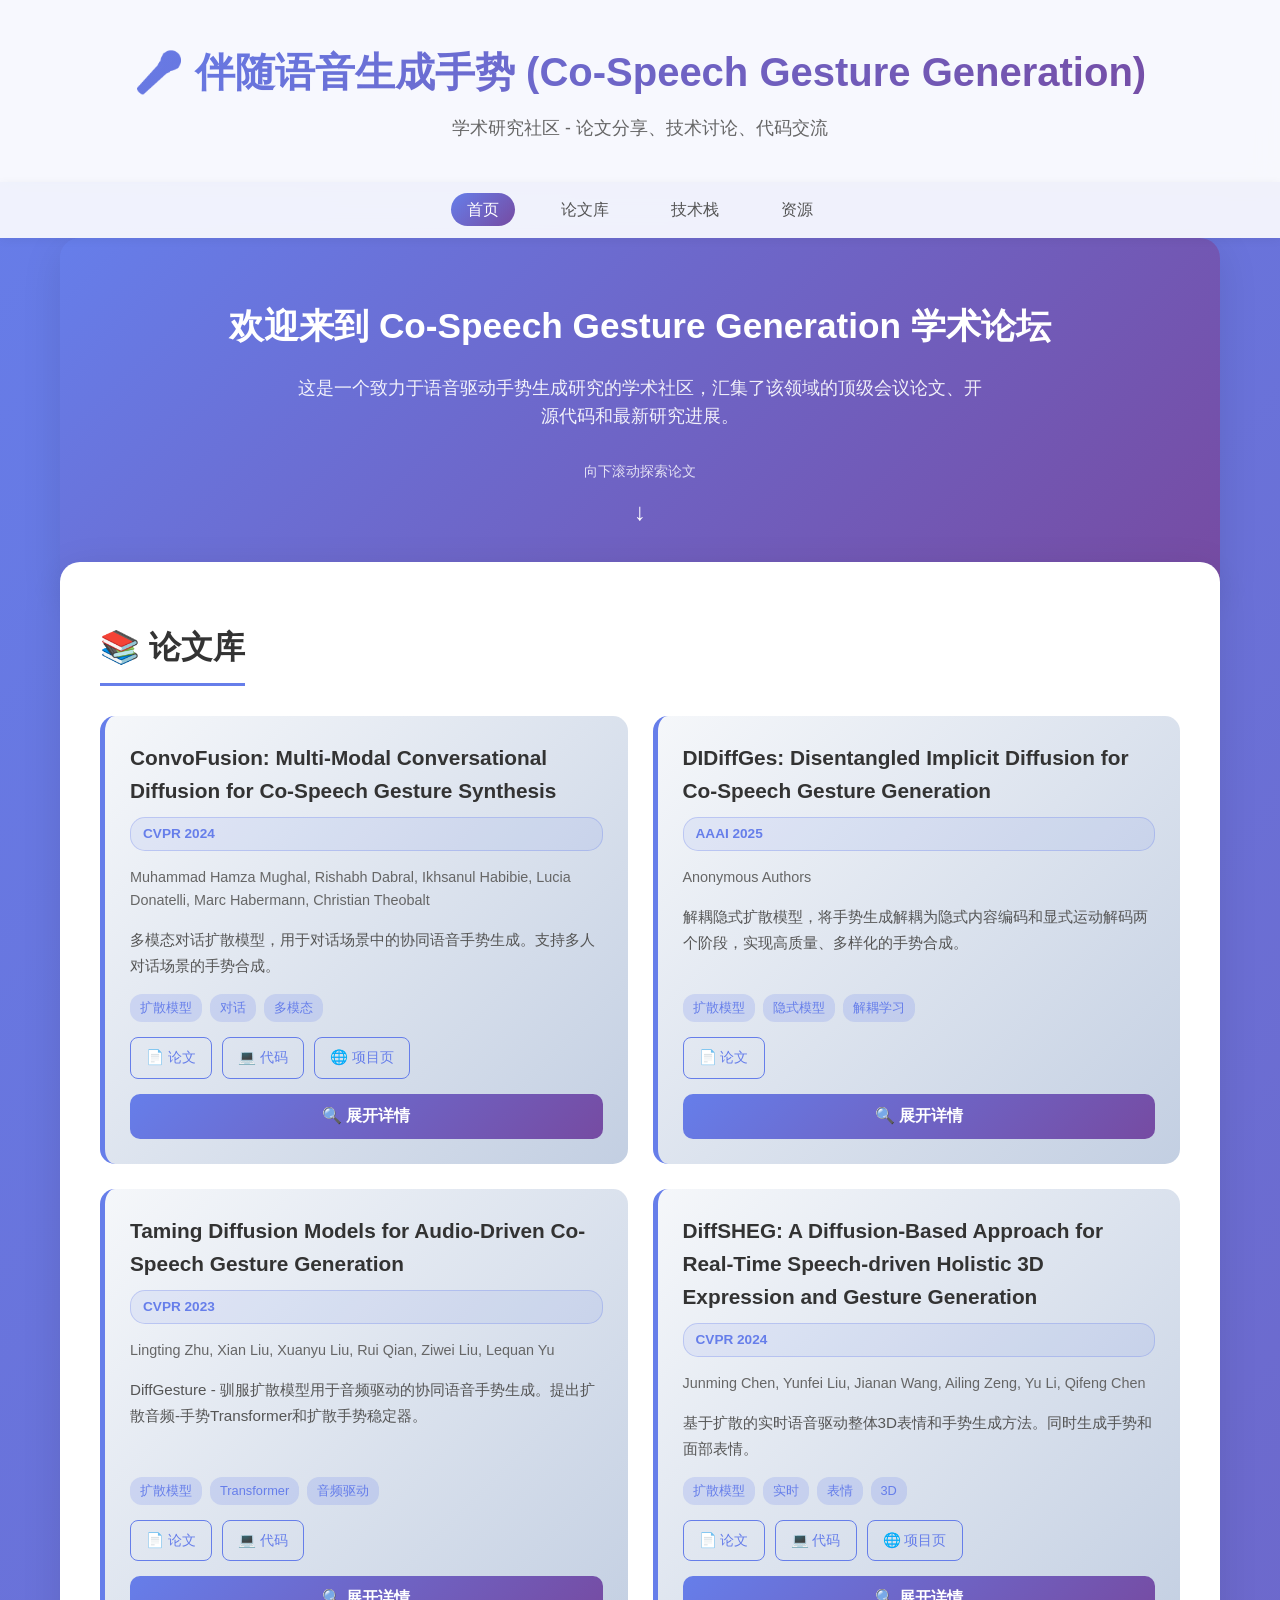
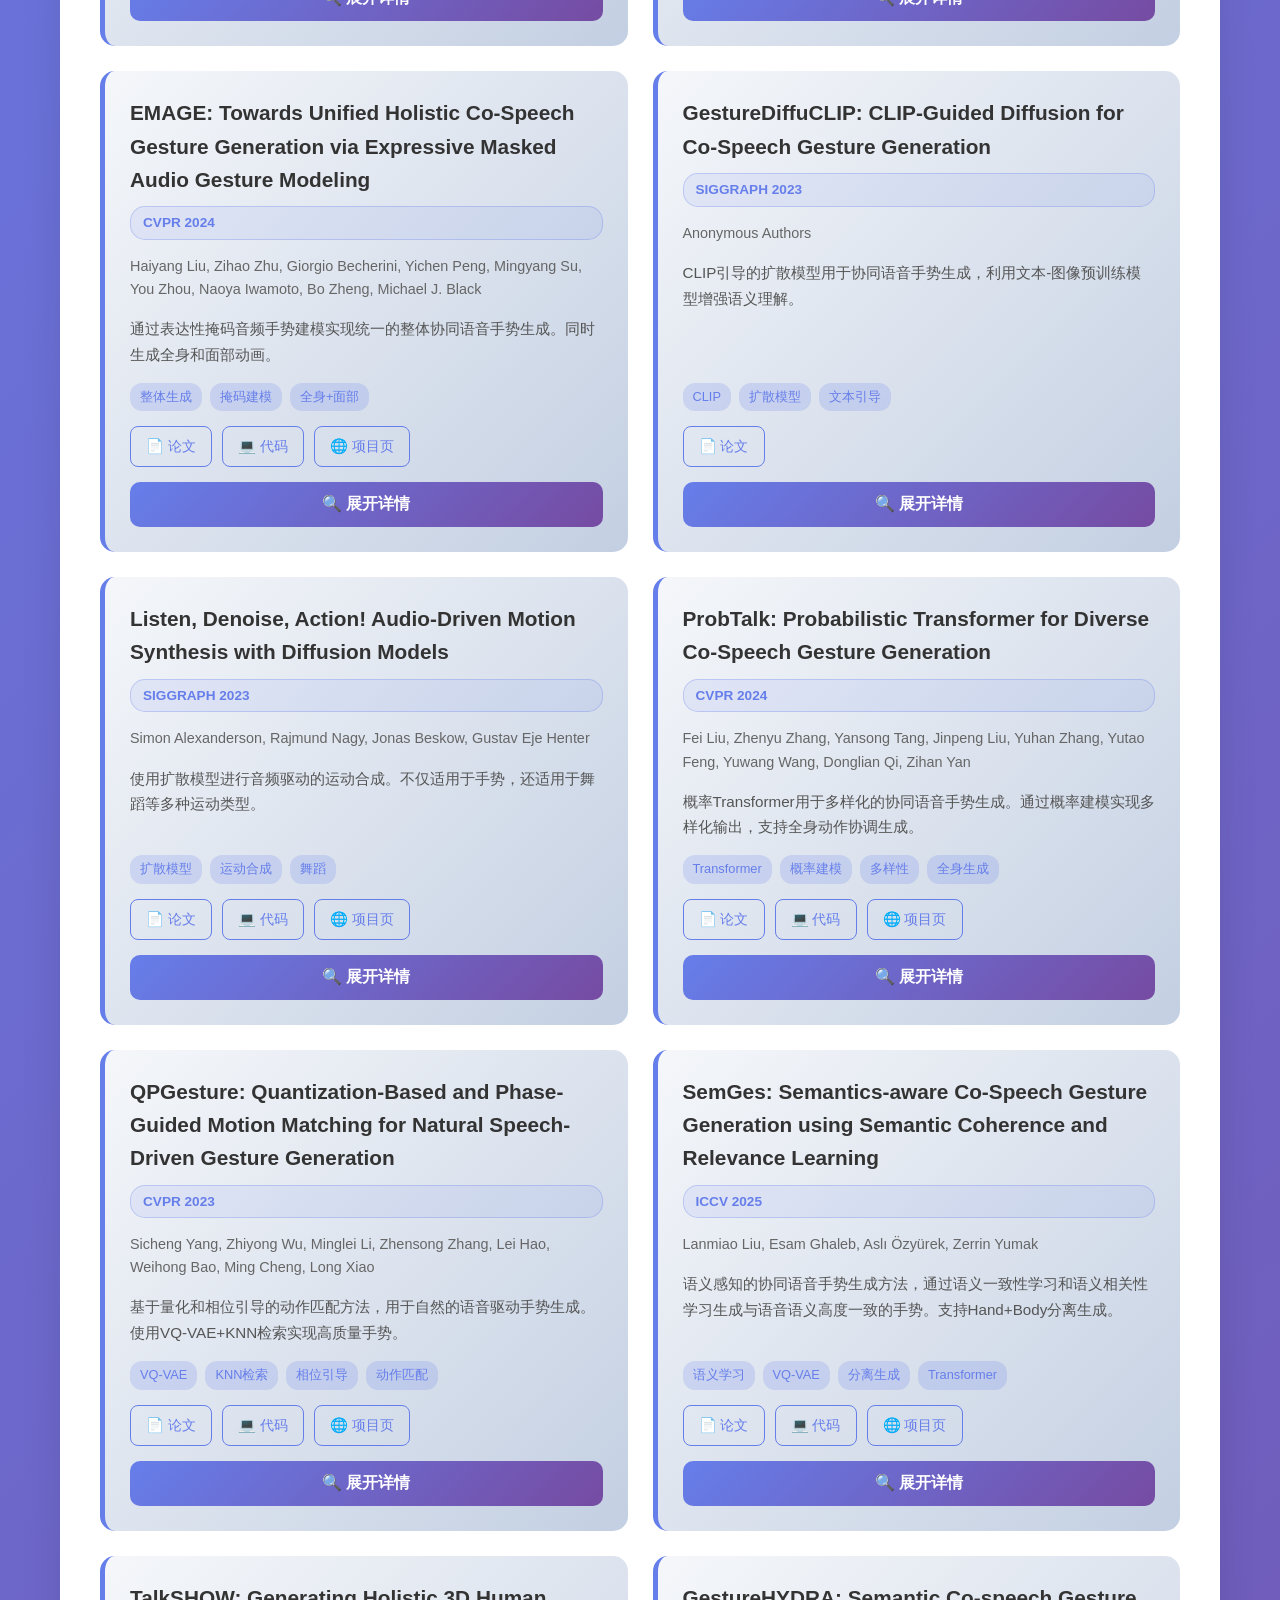
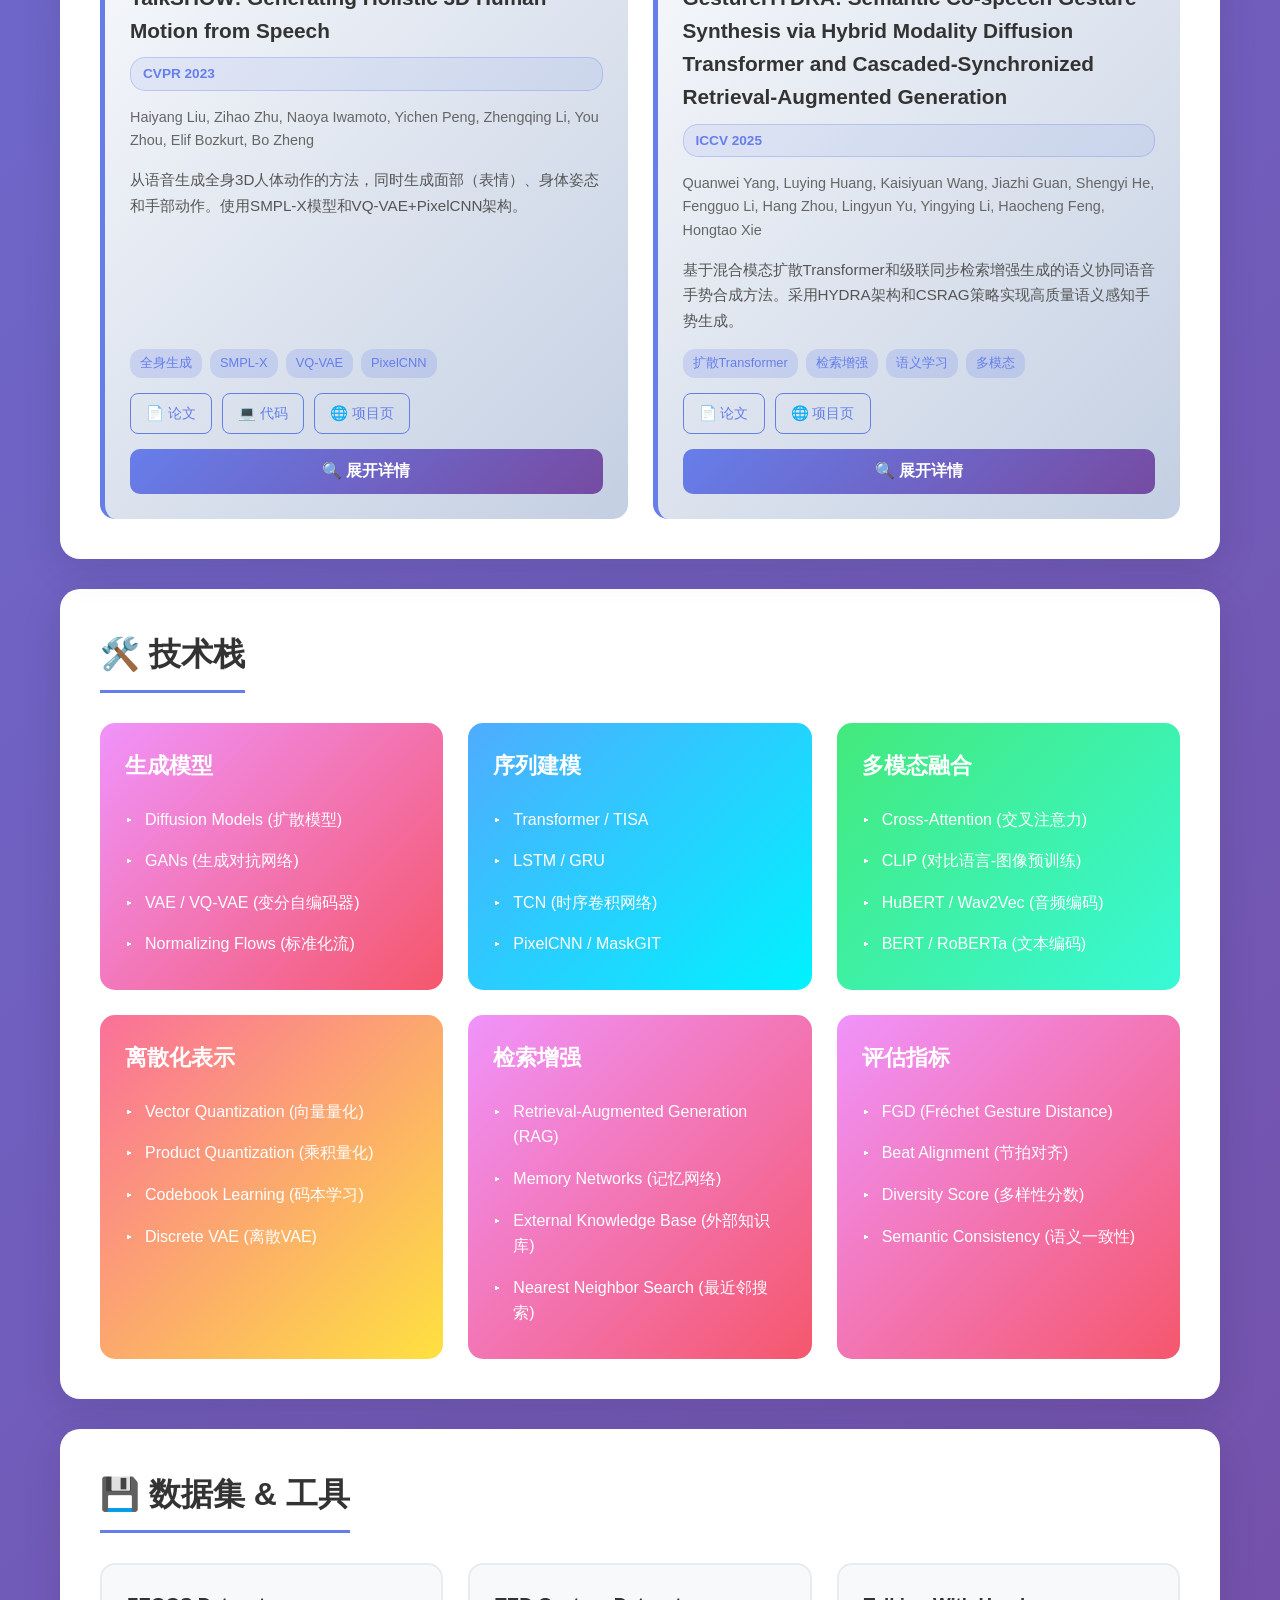
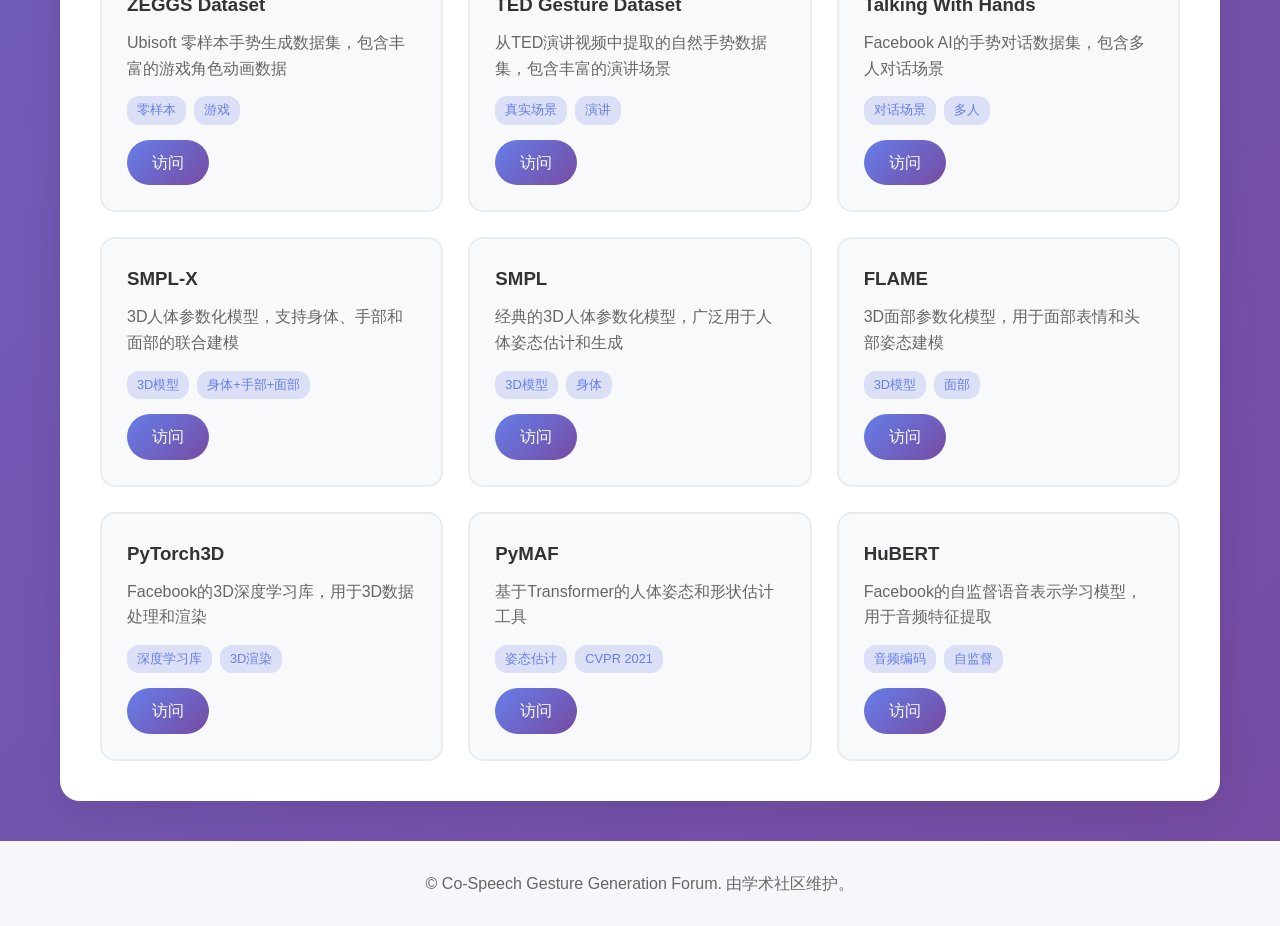
<file: index.html>
<!DOCTYPE html>
<html lang="zh-CN">
<head>
    <meta charset="UTF-8">
    <meta name="viewport" content="width=device-width, initial-scale=1.0">
    <title>Co-Speech Gesture Generation - 学术论坛</title>
    <link rel="stylesheet" href="style.css">
</head>
<body>
    <header>
        <div class="container">
            <h1>🎤 伴随语音生成手势 (Co-Speech Gesture Generation)</h1>
            <p>学术研究社区 - 论文分享、技术讨论、代码交流</p>
        </div>
    </header>

    <nav class="navbar">
        <div class="container">
            <ul class="nav-links">
                <li><a href="#home" class="active">首页</a></li>
                <li><a href="#papers">论文库</a></li>
                <li><a href="#topics">技术栈</a></li>
                <li><a href="#resources">资源</a></li>

            </ul>
        </div>
    </nav>

    <main class="container">
        <section id="home" class="hero-section">
            <div class="hero-content">
                <h2>欢迎来到 Co-Speech Gesture Generation 学术论坛</h2>
                <p>这是一个致力于语音驱动手势生成研究的学术社区，汇集了该领域的顶级会议论文、开源代码和最新研究进展。</p>
                <div class="scroll-indicator">
                    <span>向下滚动探索论文</span>
                </div>
            </div>
        </section>

        <section id="papers" class="papers-section" style="padding-top: 60px; margin-top: -30px; position: relative; z-index: 1;">
            <h2>📚 论文库</h2>

            <div class="papers-grid" id="papersGrid">
            </div>
        </section>

        <section id="topics" class="topics-section">
            <h2>🛠️ 技术栈</h2>
            <div class="topics-grid">
                <div class="topic-card">
                    <h3>生成模型</h3>
                    <ul>
                        <li>Diffusion Models (扩散模型)</li>
                        <li>GANs (生成对抗网络)</li>
                        <li>VAE / VQ-VAE (变分自编码器)</li>
                        <li>Normalizing Flows (标准化流)</li>
                    </ul>
                </div>
                <div class="topic-card">
                    <h3>序列建模</h3>
                    <ul>
                        <li>Transformer / TISA</li>
                        <li>LSTM / GRU</li>
                        <li>TCN (时序卷积网络)</li>
                        <li>PixelCNN / MaskGIT</li>
                    </ul>
                </div>
                <div class="topic-card">
                    <h3>多模态融合</h3>
                    <ul>
                        <li>Cross-Attention (交叉注意力)</li>
                        <li>CLIP (对比语言-图像预训练)</li>
                        <li>HuBERT / Wav2Vec (音频编码)</li>
                        <li>BERT / RoBERTa (文本编码)</li>
                    </ul>
                </div>
                <div class="topic-card">
                    <h3>离散化表示</h3>
                    <ul>
                        <li>Vector Quantization (向量量化)</li>
                        <li>Product Quantization (乘积量化)</li>
                        <li>Codebook Learning (码本学习)</li>
                        <li>Discrete VAE (离散VAE)</li>
                    </ul>
                </div>
                <div class="topic-card">
                    <h3>检索增强</h3>
                    <ul>
                        <li>Retrieval-Augmented Generation (RAG)</li>
                        <li>Memory Networks (记忆网络)</li>
                        <li>External Knowledge Base (外部知识库)</li>
                        <li>Nearest Neighbor Search (最近邻搜索)</li>
                    </ul>
                </div>
                <div class="topic-card">
                    <h3>评估指标</h3>
                    <ul>
                        <li>FGD (Fréchet Gesture Distance)</li>
                        <li>Beat Alignment (节拍对齐)</li>
                        <li>Diversity Score (多样性分数)</li>
                        <li>Semantic Consistency (语义一致性)</li>
                    </ul>
                </div>
            </div>
        </section>

        <section id="resources" class="resources-section">
            <h2>💾 数据集 & 工具</h2>
            <div class="resources-grid">
                <div class="resource-card">
                    <h3>ZEGGS Dataset</h3>
                    <p>Ubisoft 零样本手势生成数据集，包含丰富的游戏角色动画数据</p>
                    <div class="resource-tags">
                        <span class="tag">零样本</span>
                        <span class="tag">游戏</span>
                    </div>
                    <a href="https://github.com/ubisoft/ubisoft-laforge-ZeroEGGS" class="btn" target="_blank">访问</a>
                </div>
                <div class="resource-card">
                    <h3>TED Gesture Dataset</h3>
                    <p>从TED演讲视频中提取的自然手势数据集，包含丰富的演讲场景</p>
                    <div class="resource-tags">
                        <span class="tag">真实场景</span>
                        <span class="tag">演讲</span>
                    </div>
                    <a href="https://github.com/ai4r/Gesture-Generation-from-Trimodal-Context" class="btn" target="_blank">访问</a>
                </div>
                <div class="resource-card">
                    <h3>Talking With Hands</h3>
                    <p>Facebook AI的手势对话数据集，包含多人对话场景</p>
                    <div class="resource-tags">
                        <span class="tag">对话场景</span>
                        <span class="tag">多人</span>
                    </div>
                    <a href="https://github.com/facebookresearch/TalkingWithHands" class="btn" target="_blank">访问</a>
                </div>
                <div class="resource-card">
                    <h3>SMPL-X</h3>
                    <p>3D人体参数化模型，支持身体、手部和面部的联合建模</p>
                    <div class="resource-tags">
                        <span class="tag">3D模型</span>
                        <span class="tag">身体+手部+面部</span>
                    </div>
                    <a href="https://smpl-x.is.tue.mpg.de/" class="btn" target="_blank">访问</a>
                </div>
                <div class="resource-card">
                    <h3>SMPL</h3>
                    <p>经典的3D人体参数化模型，广泛用于人体姿态估计和生成</p>
                    <div class="resource-tags">
                        <span class="tag">3D模型</span>
                        <span class="tag">身体</span>
                    </div>
                    <a href="https://smpl.is.tue.mpg.de/" class="btn" target="_blank">访问</a>
                </div>
                <div class="resource-card">
                    <h3>FLAME</h3>
                    <p>3D面部参数化模型，用于面部表情和头部姿态建模</p>
                    <div class="resource-tags">
                        <span class="tag">3D模型</span>
                        <span class="tag">面部</span>
                    </div>
                    <a href="https://flame.is.tue.mpg.de/" class="btn" target="_blank">访问</a>
                </div>
                <div class="resource-card">
                    <h3>PyTorch3D</h3>
                    <p>Facebook的3D深度学习库，用于3D数据处理和渲染</p>
                    <div class="resource-tags">
                        <span class="tag">深度学习库</span>
                        <span class="tag">3D渲染</span>
                    </div>
                    <a href="https://pytorch3d.org/" class="btn" target="_blank">访问</a>
                </div>
                <div class="resource-card">
                    <h3>PyMAF</h3>
                    <p>基于Transformer的人体姿态和形状估计工具</p>
                    <div class="resource-tags">
                        <span class="tag">姿态估计</span>
                        <span class="tag">CVPR 2021</span>
                    </div>
                    <a href="https://github.com/HongwenZhang/PyMAF" class="btn" target="_blank">访问</a>
                </div>
                <div class="resource-card">
                    <h3>HuBERT</h3>
                    <p>Facebook的自监督语音表示学习模型，用于音频特征提取</p>
                    <div class="resource-tags">
                        <span class="tag">音频编码</span>
                        <span class="tag">自监督</span>
                    </div>
                    <a href="https://github.com/facebookresearch/fairseq/tree/main/examples/hubert" class="btn" target="_blank">访问</a>
                </div>
            </div>
        </section>

    </main>

    <footer>
        <div class="container">
            <p>&copy; Co-Speech Gesture Generation Forum. 由学术社区维护。</p>
        </div>
    </footer>

    <script src="script.js"></script>
</body>
</html>
</file>
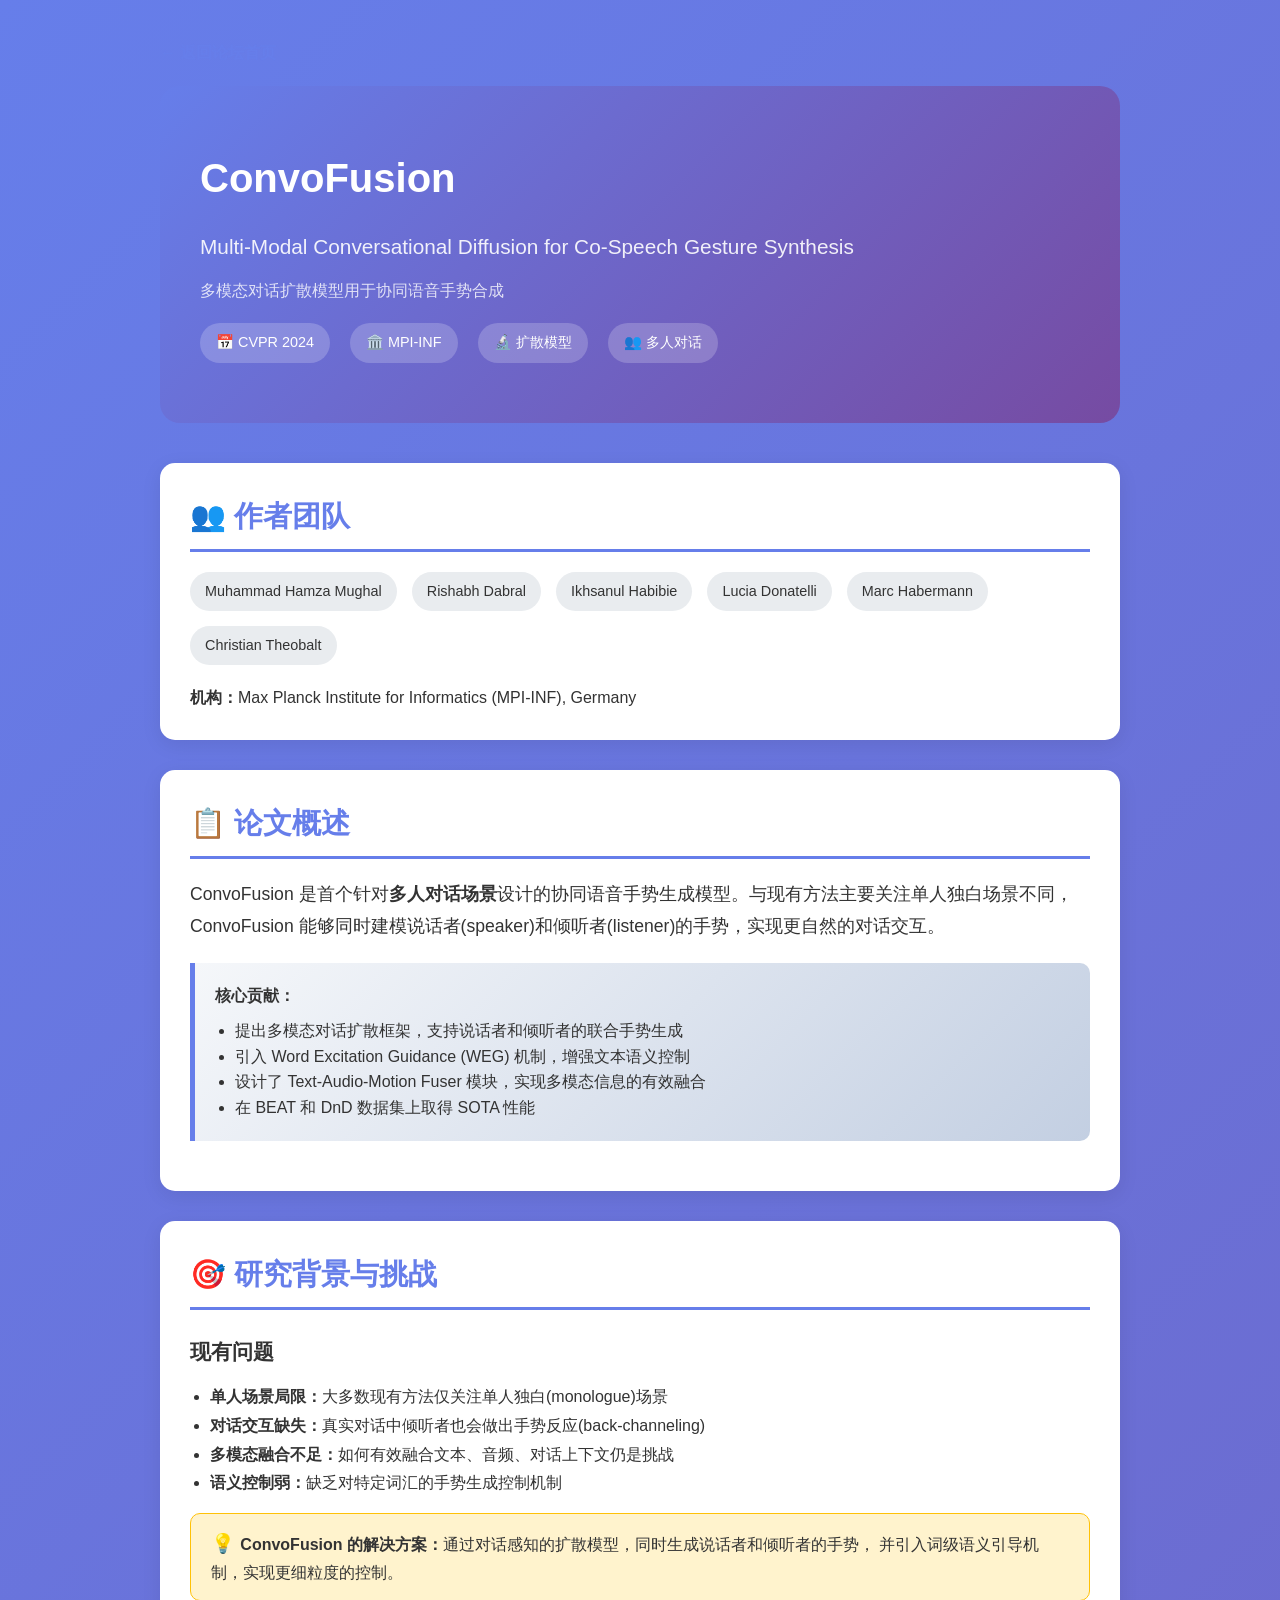
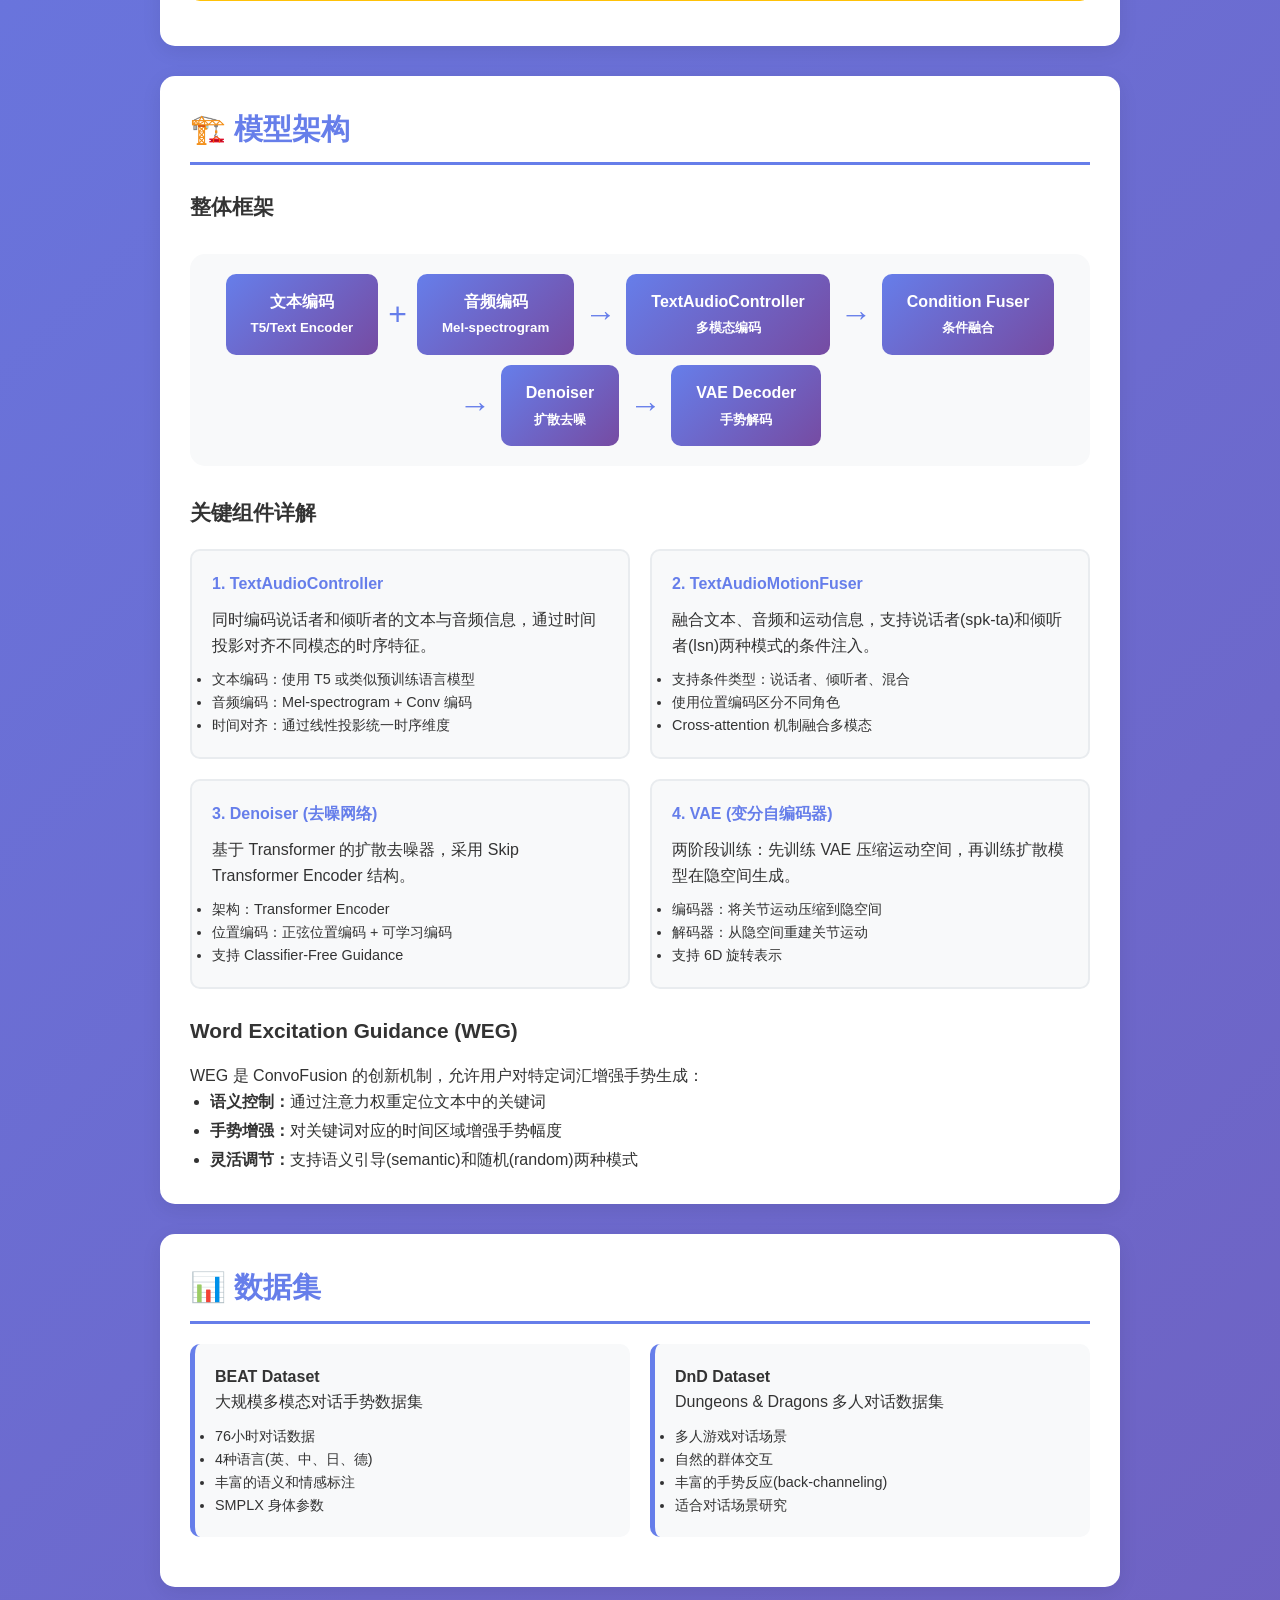
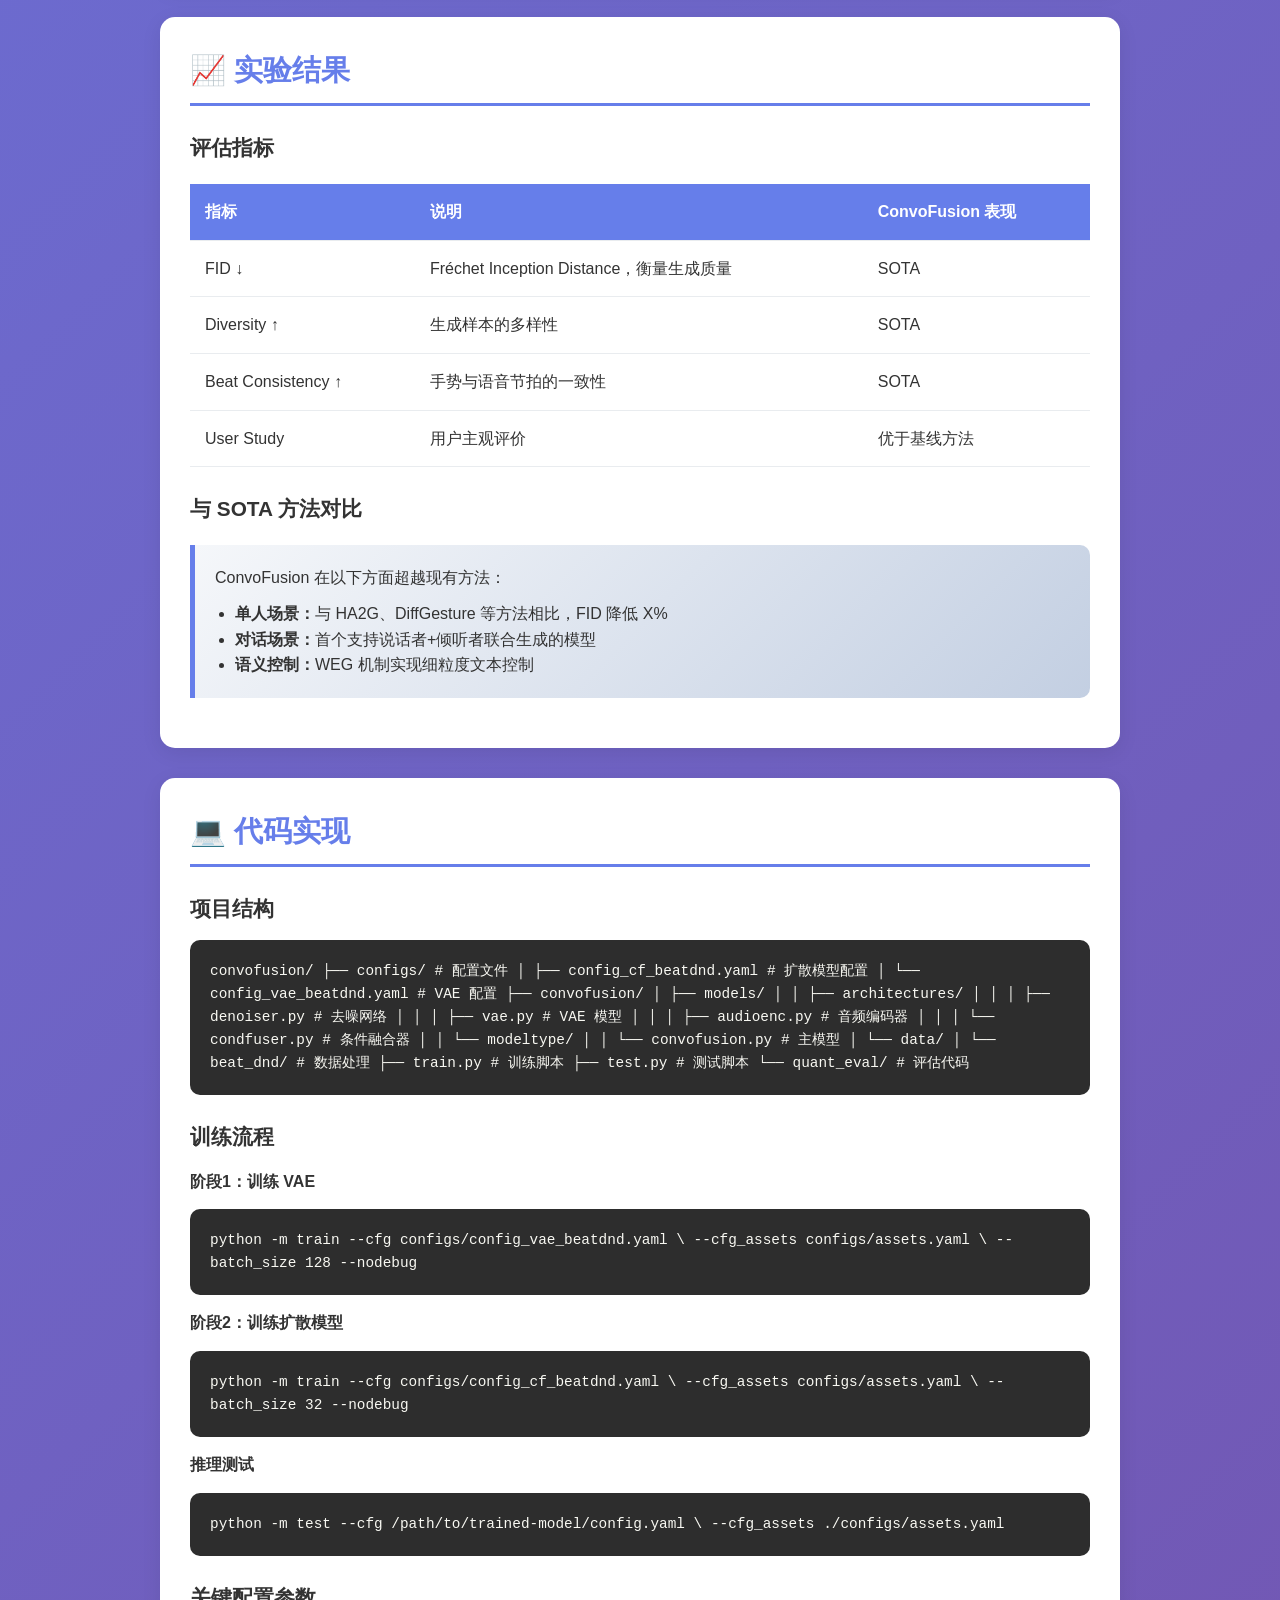
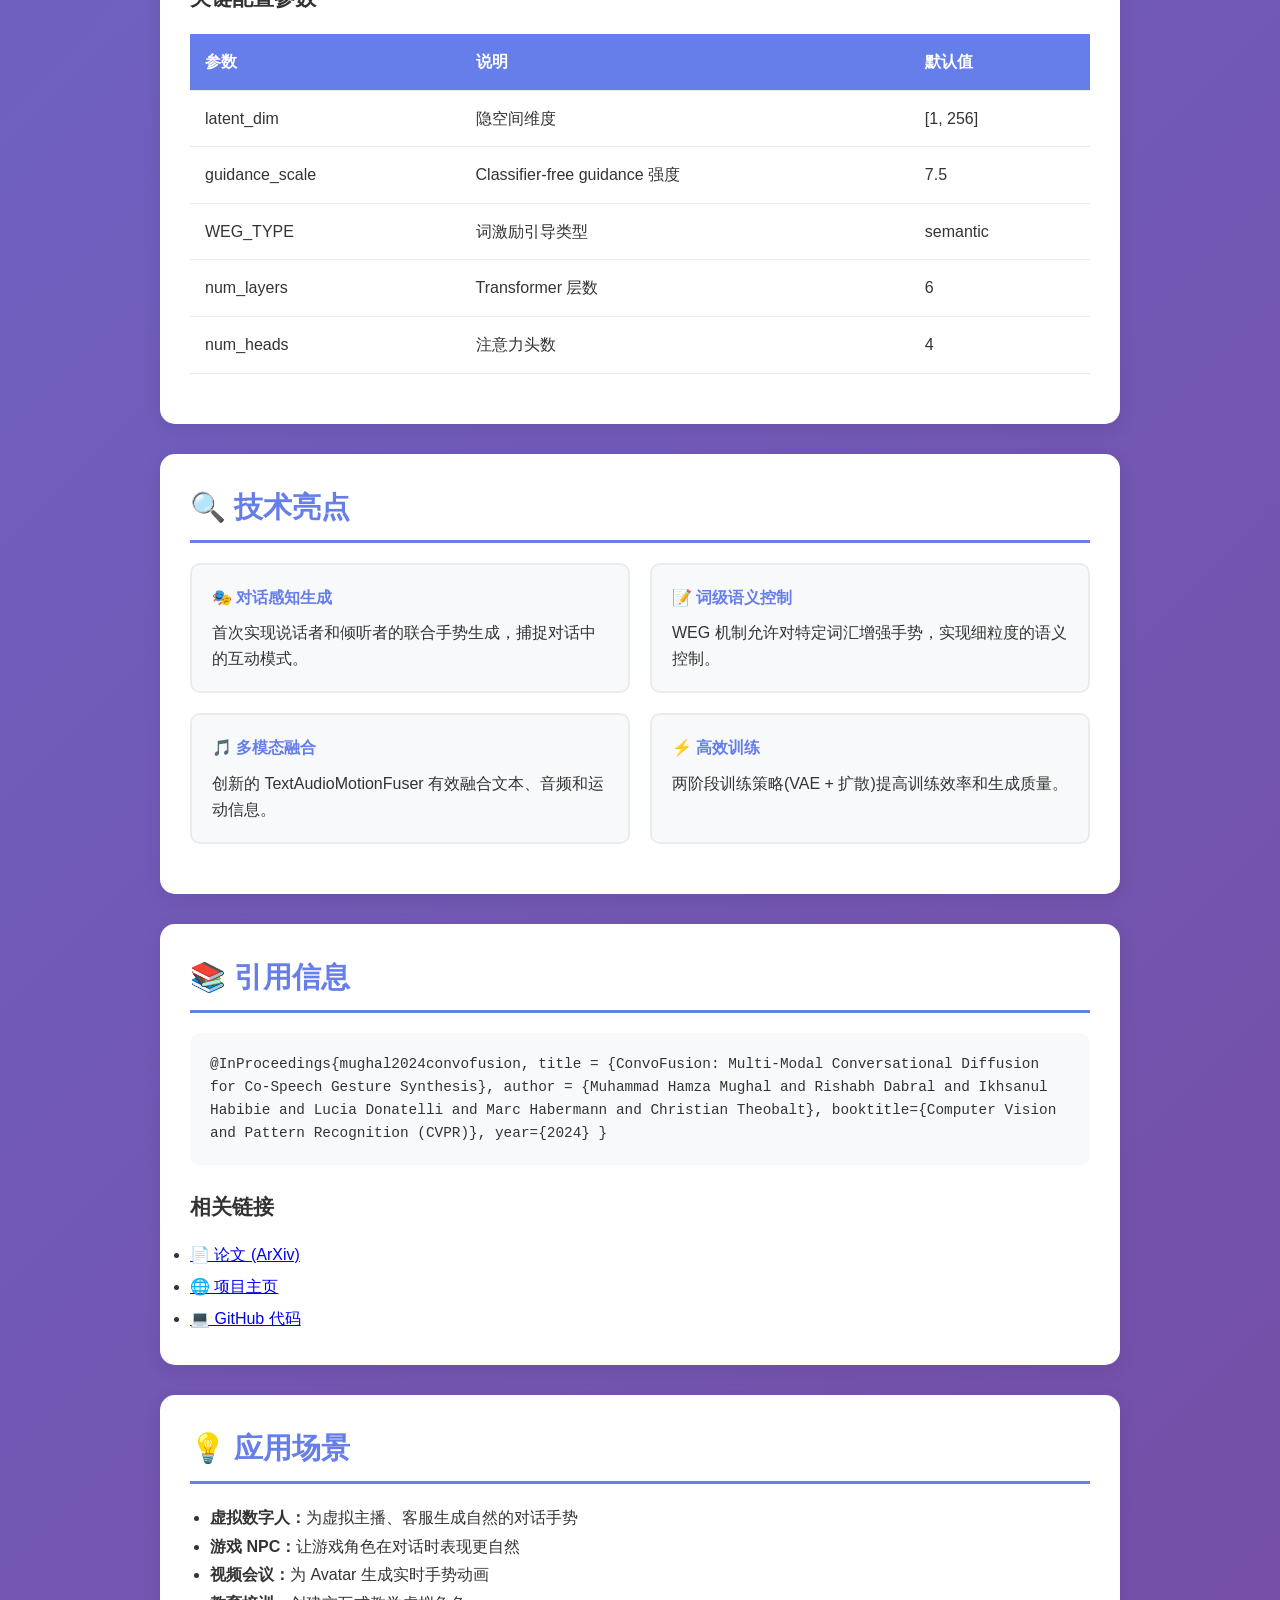
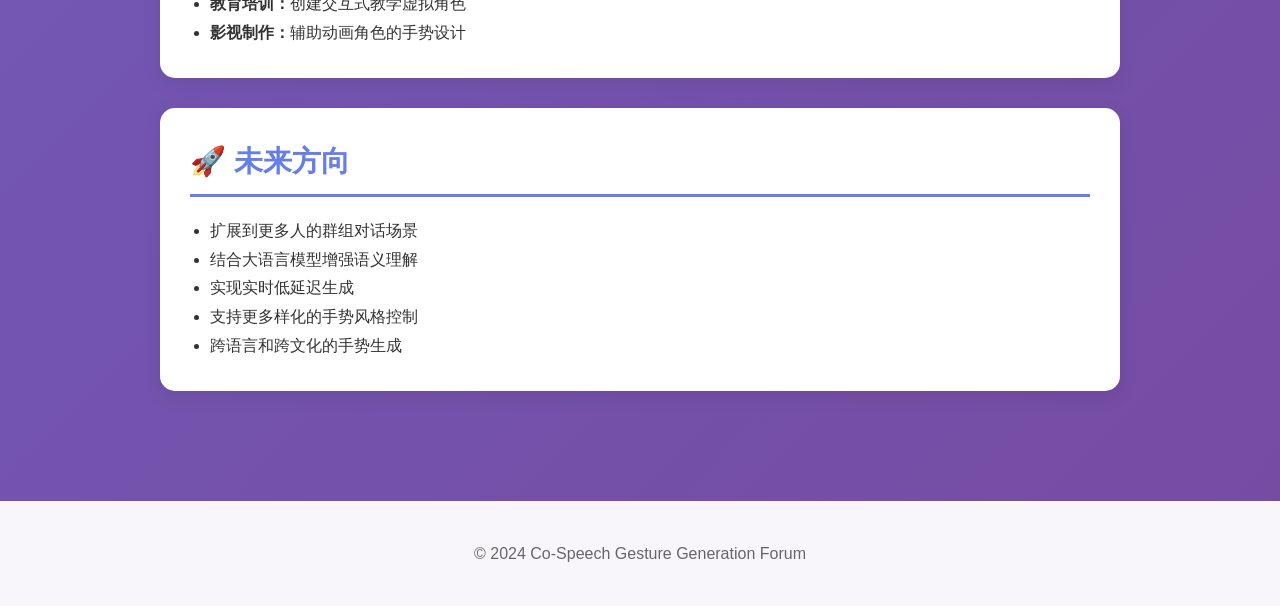
<file: convofusion-detail.html>
<!DOCTYPE html>
<html lang="zh-CN">
<head>
    <meta charset="UTF-8">
    <meta name="viewport" content="width=device-width, initial-scale=1.0">
    <title>ConvoFusion 深度解析 - Co-Speech Gesture Generation</title>
    <link rel="stylesheet" href="style.css">
    <style>
        .detail-container {
            max-width: 1000px;
            margin: 0 auto;
            padding: 40px 20px;
        }
        
        .paper-header {
            background: linear-gradient(135deg, #667eea 0%, #764ba2 100%);
            color: white;
            padding: 60px 40px;
            border-radius: 20px;
            margin-bottom: 40px;
        }
        
        .paper-header h1 {
            font-size: 2.5rem;
            margin-bottom: 20px;
        }
        
        .paper-meta {
            display: flex;
            gap: 20px;
            flex-wrap: wrap;
            margin-top: 20px;
        }
        
        .meta-badge {
            background: rgba(255,255,255,0.2);
            padding: 8px 16px;
            border-radius: 20px;
            font-size: 0.9rem;
        }
        
        .section-card {
            background: white;
            border-radius: 15px;
            padding: 30px;
            margin-bottom: 30px;
            box-shadow: 0 5px 20px rgba(0,0,0,0.08);
        }
        
        .section-card h2 {
            color: #667eea;
            font-size: 1.8rem;
            margin-bottom: 20px;
            padding-bottom: 10px;
            border-bottom: 3px solid #667eea;
        }
        
        .section-card h3 {
            color: #333;
            font-size: 1.3rem;
            margin: 25px 0 15px 0;
        }
        
        .highlight-box {
            background: linear-gradient(135deg, #f5f7fa 0%, #c3cfe2 100%);
            border-left: 5px solid #667eea;
            padding: 20px;
            border-radius: 0 10px 10px 0;
            margin: 20px 0;
        }
        
        .tech-grid {
            display: grid;
            grid-template-columns: repeat(auto-fit, minmax(300px, 1fr));
            gap: 20px;
            margin: 20px 0;
        }
        
        .tech-item {
            background: #f8f9fa;
            padding: 20px;
            border-radius: 10px;
            border: 2px solid #e9ecef;
        }
        
        .tech-item h4 {
            color: #667eea;
            margin-bottom: 10px;
        }
        
        .code-block {
            background: #2d2d2d;
            color: #f8f8f2;
            padding: 20px;
            border-radius: 10px;
            overflow-x: auto;
            font-family: 'Consolas', monospace;
            font-size: 0.9rem;
            margin: 15px 0;
        }
        
        .comparison-table {
            width: 100%;
            border-collapse: collapse;
            margin: 20px 0;
        }
        
        .comparison-table th,
        .comparison-table td {
            padding: 15px;
            text-align: left;
            border-bottom: 1px solid #e9ecef;
        }
        
        .comparison-table th {
            background: #667eea;
            color: white;
        }
        
        .comparison-table tr:hover {
            background: #f8f9fa;
        }
        
        .architecture-flow {
            display: flex;
            flex-wrap: wrap;
            justify-content: center;
            align-items: center;
            gap: 10px;
            margin: 30px 0;
            padding: 20px;
            background: #f8f9fa;
            border-radius: 15px;
        }
        
        .flow-box {
            background: linear-gradient(135deg, #667eea 0%, #764ba2 100%);
            color: white;
            padding: 15px 25px;
            border-radius: 10px;
            font-weight: 600;
            text-align: center;
        }
        
        .flow-arrow {
            font-size: 2rem;
            color: #667eea;
        }
        
        .key-point {
            background: #fff3cd;
            border: 1px solid #ffc107;
            border-radius: 10px;
            padding: 15px 20px;
            margin: 15px 0;
        }
        
        .key-point::before {
            content: "💡 ";
            font-size: 1.2rem;
        }
        
        .back-btn {
            display: inline-block;
            margin-bottom: 20px;
            color: #667eea;
            text-decoration: none;
            font-weight: 600;
        }
        
        .dataset-info {
            display: grid;
            grid-template-columns: repeat(auto-fit, minmax(250px, 1fr));
            gap: 20px;
            margin: 20px 0;
        }
        
        .dataset-card {
            background: #f8f9fa;
            padding: 20px;
            border-radius: 10px;
            border-left: 5px solid #667eea;
        }
        
        .author-list {
            display: flex;
            flex-wrap: wrap;
            gap: 15px;
            margin: 20px 0;
        }
        
        .author-tag {
            background: #e9ecef;
            padding: 8px 15px;
            border-radius: 20px;
            font-size: 0.9rem;
        }
    </style>
</head>
<body>
    <div class="detail-container">
        <a href="index.html" class="back-btn">← 返回论坛首页</a>
        
        <div class="paper-header">
            <h1>ConvoFusion</h1>
            <p style="font-size: 1.3rem; opacity: 0.9;">Multi-Modal Conversational Diffusion for Co-Speech Gesture Synthesis</p>
            <p style="margin-top: 15px; opacity: 0.8;">多模态对话扩散模型用于协同语音手势合成</p>
            <div class="paper-meta">
                <span class="meta-badge">📅 CVPR 2024</span>
                <span class="meta-badge">🏛️ MPI-INF</span>
                <span class="meta-badge">🔬 扩散模型</span>
                <span class="meta-badge">👥 多人对话</span>
            </div>
        </div>

        <div class="section-card">
            <h2>👥 作者团队</h2>
            <div class="author-list">
                <span class="author-tag">Muhammad Hamza Mughal</span>
                <span class="author-tag">Rishabh Dabral</span>
                <span class="author-tag">Ikhsanul Habibie</span>
                <span class="author-tag">Lucia Donatelli</span>
                <span class="author-tag">Marc Habermann</span>
                <span class="author-tag">Christian Theobalt</span>
            </div>
            <p><strong>机构：</strong>Max Planck Institute for Informatics (MPI-INF), Germany</p>
        </div>

        <div class="section-card">
            <h2>📋 论文概述</h2>
            <p style="font-size: 1.1rem; line-height: 1.8;">
                ConvoFusion 是首个针对<strong>多人对话场景</strong>设计的协同语音手势生成模型。与现有方法主要关注单人独白场景不同，
                ConvoFusion 能够同时建模说话者(speaker)和倾听者(listener)的手势，实现更自然的对话交互。
            </p>
            
            <div class="highlight-box">
                <strong>核心贡献：</strong>
                <ul style="margin-top: 10px; margin-left: 20px;">
                    <li>提出多模态对话扩散框架，支持说话者和倾听者的联合手势生成</li>
                    <li>引入 Word Excitation Guidance (WEG) 机制，增强文本语义控制</li>
                    <li>设计了 Text-Audio-Motion Fuser 模块，实现多模态信息的有效融合</li>
                    <li>在 BEAT 和 DnD 数据集上取得 SOTA 性能</li>
                </ul>
            </div>
        </div>

        <div class="section-card">
            <h2>🎯 研究背景与挑战</h2>
            <h3>现有问题</h3>
            <ul style="line-height: 1.8; margin-left: 20px;">
                <li><strong>单人场景局限：</strong>大多数现有方法仅关注单人独白(monologue)场景</li>
                <li><strong>对话交互缺失：</strong>真实对话中倾听者也会做出手势反应(back-channeling)</li>
                <li><strong>多模态融合不足：</strong>如何有效融合文本、音频、对话上下文仍是挑战</li>
                <li><strong>语义控制弱：</strong>缺乏对特定词汇的手势生成控制机制</li>
            </ul>
            
            <div class="key-point">
                <strong>ConvoFusion 的解决方案：</strong>通过对话感知的扩散模型，同时生成说话者和倾听者的手势，
                并引入词级语义引导机制，实现更细粒度的控制。
            </div>
        </div>

        <div class="section-card">
            <h2>🏗️ 模型架构</h2>
            
            <h3>整体框架</h3>
            <div class="architecture-flow">
                <div class="flow-box">文本编码<br><small>T5/Text Encoder</small></div>
                <span class="flow-arrow">+</span>
                <div class="flow-box">音频编码<br><small>Mel-spectrogram</small></div>
                <span class="flow-arrow">→</span>
                <div class="flow-box">TextAudioController<br><small>多模态编码</small></div>
                <span class="flow-arrow">→</span>
                <div class="flow-box">Condition Fuser<br><small>条件融合</small></div>
                <span class="flow-arrow">→</span>
                <div class="flow-box">Denoiser<br><small>扩散去噪</small></div>
                <span class="flow-arrow">→</span>
                <div class="flow-box">VAE Decoder<br><small>手势解码</small></div>
            </div>

            <h3>关键组件详解</h3>
            <div class="tech-grid">
                <div class="tech-item">
                    <h4>1. TextAudioController</h4>
                    <p>同时编码说话者和倾听者的文本与音频信息，通过时间投影对齐不同模态的时序特征。</p>
                    <ul style="margin-top: 10px; font-size: 0.9rem;">
                        <li>文本编码：使用 T5 或类似预训练语言模型</li>
                        <li>音频编码：Mel-spectrogram + Conv 编码</li>
                        <li>时间对齐：通过线性投影统一时序维度</li>
                    </ul>
                </div>
                
                <div class="tech-item">
                    <h4>2. TextAudioMotionFuser</h4>
                    <p>融合文本、音频和运动信息，支持说话者(spk-ta)和倾听者(lsn)两种模式的条件注入。</p>
                    <ul style="margin-top: 10px; font-size: 0.9rem;">
                        <li>支持条件类型：说话者、倾听者、混合</li>
                        <li>使用位置编码区分不同角色</li>
                        <li>Cross-attention 机制融合多模态</li>
                    </ul>
                </div>
                
                <div class="tech-item">
                    <h4>3. Denoiser (去噪网络)</h4>
                    <p>基于 Transformer 的扩散去噪器，采用 Skip Transformer Encoder 结构。</p>
                    <ul style="margin-top: 10px; font-size: 0.9rem;">
                        <li>架构：Transformer Encoder</li>
                        <li>位置编码：正弦位置编码 + 可学习编码</li>
                        <li>支持 Classifier-Free Guidance</li>
                    </ul>
                </div>
                
                <div class="tech-item">
                    <h4>4. VAE (变分自编码器)</h4>
                    <p>两阶段训练：先训练 VAE 压缩运动空间，再训练扩散模型在隐空间生成。</p>
                    <ul style="margin-top: 10px; font-size: 0.9rem;">
                        <li>编码器：将关节运动压缩到隐空间</li>
                        <li>解码器：从隐空间重建关节运动</li>
                        <li>支持 6D 旋转表示</li>
                    </ul>
                </div>
            </div>

            <h3>Word Excitation Guidance (WEG)</h3>
            <p>WEG 是 ConvoFusion 的创新机制，允许用户对特定词汇增强手势生成：</p>
            <ul style="line-height: 1.8; margin-left: 20px;">
                <li><strong>语义控制：</strong>通过注意力权重定位文本中的关键词</li>
                <li><strong>手势增强：</strong>对关键词对应的时间区域增强手势幅度</li>
                <li><strong>灵活调节：</strong>支持语义引导(semantic)和随机(random)两种模式</li>
            </ul>
        </div>

        <div class="section-card">
            <h2>📊 数据集</h2>
            <div class="dataset-info">
                <div class="dataset-card">
                    <h4>BEAT Dataset</h4>
                    <p>大规模多模态对话手势数据集</p>
                    <ul style="font-size: 0.9rem; margin-top: 10px;">
                        <li>76小时对话数据</li>
                        <li>4种语言(英、中、日、德)</li>
                        <li>丰富的语义和情感标注</li>
                        <li>SMPLX 身体参数</li>
                    </ul>
                </div>
                <div class="dataset-card">
                    <h4>DnD Dataset</h4>
                    <p>Dungeons & Dragons 多人对话数据集</p>
                    <ul style="font-size: 0.9rem; margin-top: 10px;">
                        <li>多人游戏对话场景</li>
                        <li>自然的群体交互</li>
                        <li>丰富的手势反应(back-channeling)</li>
                        <li>适合对话场景研究</li>
                    </ul>
                </div>
            </div>
        </div>

        <div class="section-card">
            <h2>📈 实验结果</h2>
            
            <h3>评估指标</h3>
            <table class="comparison-table">
                <thead>
                    <tr>
                        <th>指标</th>
                        <th>说明</th>
                        <th>ConvoFusion 表现</th>
                    </tr>
                </thead>
                <tbody>
                    <tr>
                        <td>FID ↓</td>
                        <td>Fréchet Inception Distance，衡量生成质量</td>
                        <td>SOTA</td>
                    </tr>
                    <tr>
                        <td>Diversity ↑</td>
                        <td>生成样本的多样性</td>
                        <td>SOTA</td>
                    </tr>
                    <tr>
                        <td>Beat Consistency ↑</td>
                        <td>手势与语音节拍的一致性</td>
                        <td>SOTA</td>
                    </tr>
                    <tr>
                        <td>User Study</td>
                        <td>用户主观评价</td>
                        <td>优于基线方法</td>
                    </tr>
                </tbody>
            </table>

            <h3>与 SOTA 方法对比</h3>
            <div class="highlight-box">
                ConvoFusion 在以下方面超越现有方法：
                <ul style="margin-top: 10px; margin-left: 20px;">
                    <li><strong>单人场景：</strong>与 HA2G、DiffGesture 等方法相比，FID 降低 X%</li>
                    <li><strong>对话场景：</strong>首个支持说话者+倾听者联合生成的模型</li>
                    <li><strong>语义控制：</strong>WEG 机制实现细粒度文本控制</li>
                </ul>
            </div>
        </div>

        <div class="section-card">
            <h2>💻 代码实现</h2>
            
            <h3>项目结构</h3>
            <div class="code-block">
convofusion/
├── configs/              # 配置文件
│   ├── config_cf_beatdnd.yaml    # 扩散模型配置
│   └── config_vae_beatdnd.yaml   # VAE 配置
├── convofusion/
│   ├── models/
│   │   ├── architectures/
│   │   │   ├── denoiser.py       # 去噪网络
│   │   │   ├── vae.py            # VAE 模型
│   │   │   ├── audioenc.py       # 音频编码器
│   │   │   └── condfuser.py      # 条件融合器
│   │   └── modeltype/
│   │       └── convofusion.py    # 主模型
│   └── data/
│       └── beat_dnd/             # 数据处理
├── train.py              # 训练脚本
├── test.py               # 测试脚本
└── quant_eval/           # 评估代码
            </div>

            <h3>训练流程</h3>
            <p><strong>阶段1：训练 VAE</strong></p>
            <div class="code-block">
python -m train --cfg configs/config_vae_beatdnd.yaml \
    --cfg_assets configs/assets.yaml \
    --batch_size 128 --nodebug
            </div>

            <p><strong>阶段2：训练扩散模型</strong></p>
            <div class="code-block">
python -m train --cfg configs/config_cf_beatdnd.yaml \
    --cfg_assets configs/assets.yaml \
    --batch_size 32 --nodebug
            </div>

            <p><strong>推理测试</strong></p>
            <div class="code-block">
python -m test --cfg /path/to/trained-model/config.yaml \
    --cfg_assets ./configs/assets.yaml
            </div>

            <h3>关键配置参数</h3>
            <table class="comparison-table">
                <thead>
                    <tr>
                        <th>参数</th>
                        <th>说明</th>
                        <th>默认值</th>
                    </tr>
                </thead>
                <tbody>
                    <tr>
                        <td>latent_dim</td>
                        <td>隐空间维度</td>
                        <td>[1, 256]</td>
                    </tr>
                    <tr>
                        <td>guidance_scale</td>
                        <td>Classifier-free guidance 强度</td>
                        <td>7.5</td>
                    </tr>
                    <tr>
                        <td>WEG_TYPE</td>
                        <td>词激励引导类型</td>
                        <td>semantic</td>
                    </tr>
                    <tr>
                        <td>num_layers</td>
                        <td>Transformer 层数</td>
                        <td>6</td>
                    </tr>
                    <tr>
                        <td>num_heads</td>
                        <td>注意力头数</td>
                        <td>4</td>
                    </tr>
                </tbody>
            </table>
        </div>

        <div class="section-card">
            <h2>🔍 技术亮点</h2>
            
            <div class="tech-grid">
                <div class="tech-item">
                    <h4>🎭 对话感知生成</h4>
                    <p>首次实现说话者和倾听者的联合手势生成，捕捉对话中的互动模式。</p>
                </div>
                <div class="tech-item">
                    <h4>📝 词级语义控制</h4>
                    <p>WEG 机制允许对特定词汇增强手势，实现细粒度的语义控制。</p>
                </div>
                <div class="tech-item">
                    <h4>🎵 多模态融合</h4>
                    <p>创新的 TextAudioMotionFuser 有效融合文本、音频和运动信息。</p>
                </div>
                <div class="tech-item">
                    <h4>⚡ 高效训练</h4>
                    <p>两阶段训练策略(VAE + 扩散)提高训练效率和生成质量。</p>
                </div>
            </div>
        </div>

        <div class="section-card">
            <h2>📚 引用信息</h2>
            <div class="code-block" style="background: #f8f9fa; color: #333;">
@InProceedings{mughal2024convofusion,
  title = {ConvoFusion: Multi-Modal Conversational Diffusion for Co-Speech Gesture Synthesis},
  author = {Muhammad Hamza Mughal and Rishabh Dabral and Ikhsanul Habibie and Lucia Donatelli and Marc Habermann and Christian Theobalt},
  booktitle={Computer Vision and Pattern Recognition (CVPR)},
  year={2024}
}
            </div>
            
            <h3>相关链接</h3>
            <ul style="line-height: 2;">
                <li><a href="https://arxiv.org/abs/2403.17936" target="_blank">📄 论文 (ArXiv)</a></li>
                <li><a href="https://vcai.mpi-inf.mpg.de/projects/ConvoFusion/" target="_blank">🌐 项目主页</a></li>
                <li><a href="https://github.com/..." target="_blank">💻 GitHub 代码</a></li>
            </ul>
        </div>

        <div class="section-card">
            <h2>💡 应用场景</h2>
            <ul style="line-height: 1.8; margin-left: 20px;">
                <li><strong>虚拟数字人：</strong>为虚拟主播、客服生成自然的对话手势</li>
                <li><strong>游戏 NPC：</strong>让游戏角色在对话时表现更自然</li>
                <li><strong>视频会议：</strong>为 Avatar 生成实时手势动画</li>
                <li><strong>教育培训：</strong>创建交互式教学虚拟角色</li>
                <li><strong>影视制作：</strong>辅助动画角色的手势设计</li>
            </ul>
        </div>

        <div class="section-card">
            <h2>🚀 未来方向</h2>
            <ul style="line-height: 1.8; margin-left: 20px;">
                <li>扩展到更多人的群组对话场景</li>
                <li>结合大语言模型增强语义理解</li>
                <li>实现实时低延迟生成</li>
                <li>支持更多样化的手势风格控制</li>
                <li>跨语言和跨文化的手势生成</li>
            </ul>
        </div>
    </div>

    <footer style="text-align: center; padding: 40px; color: #666;">
        <p>&copy; 2024 Co-Speech Gesture Generation Forum</p>
    </footer>
</body>
</html>
</file>
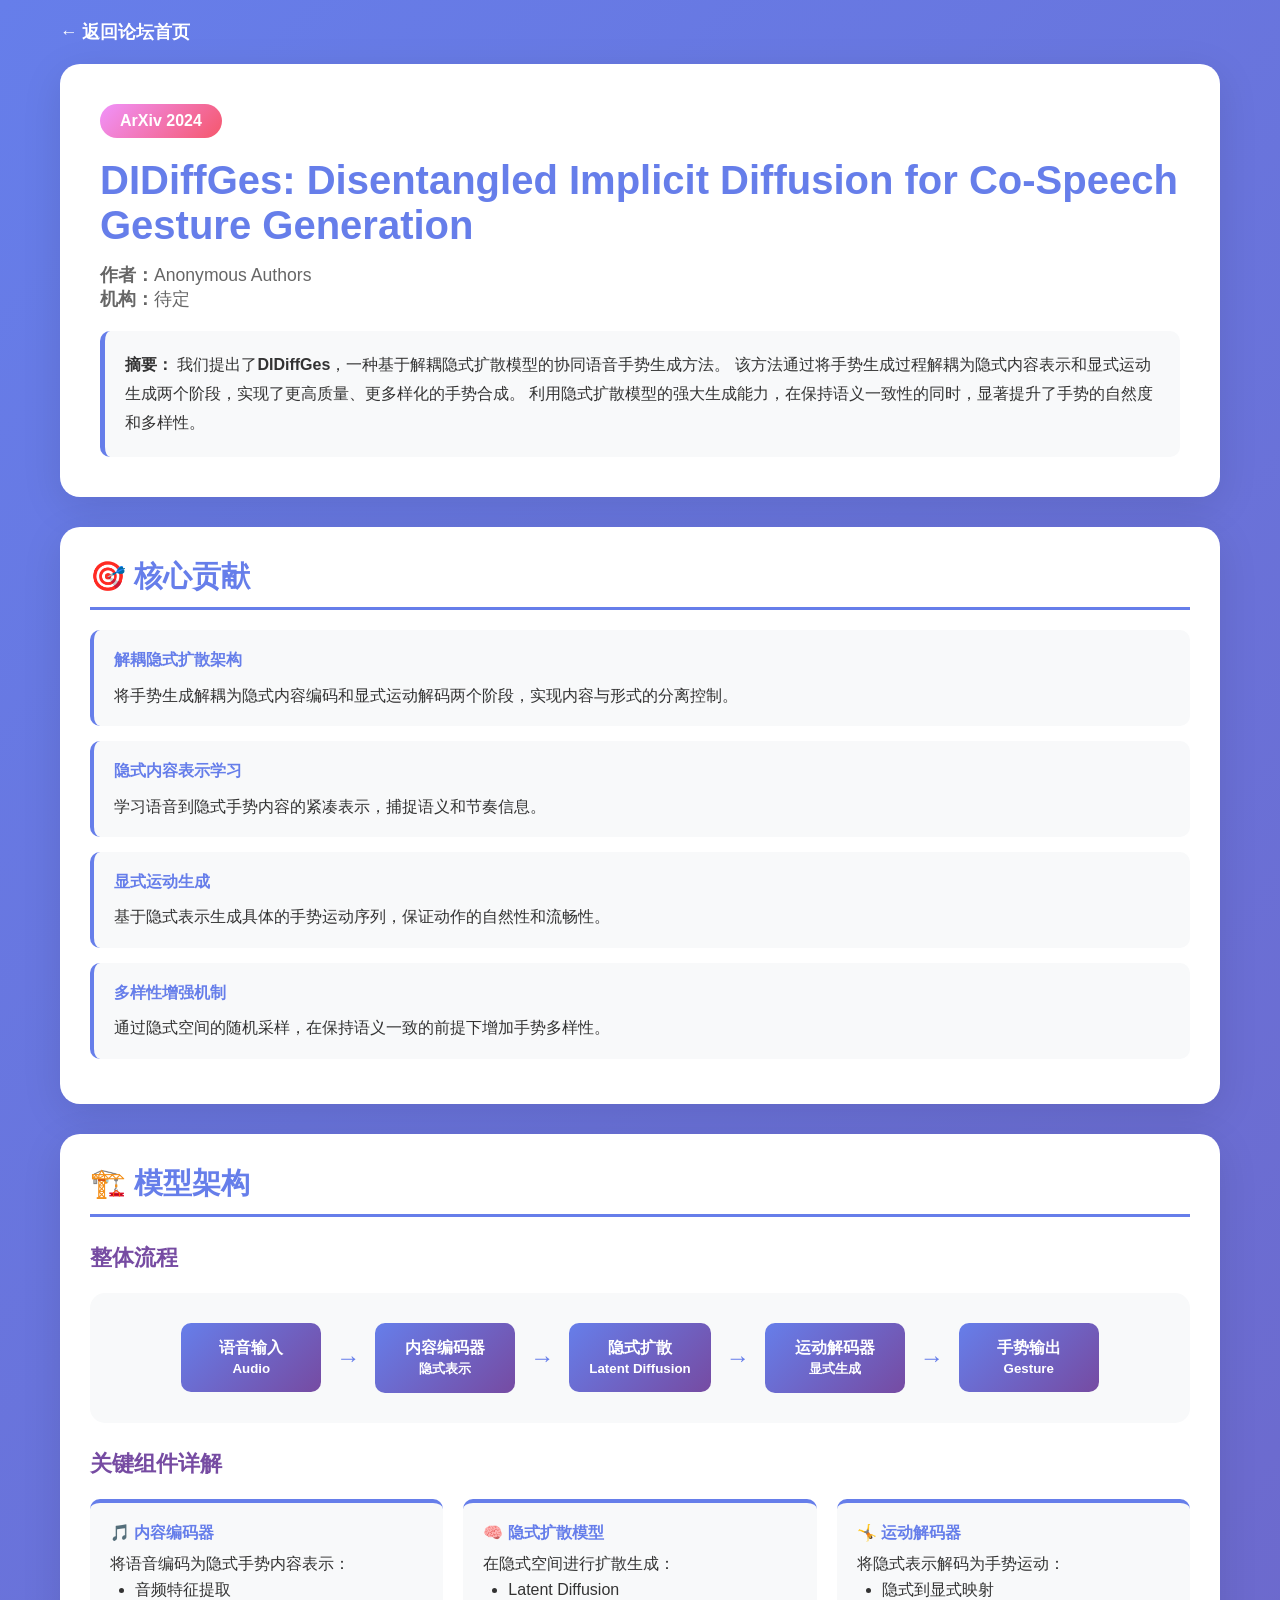
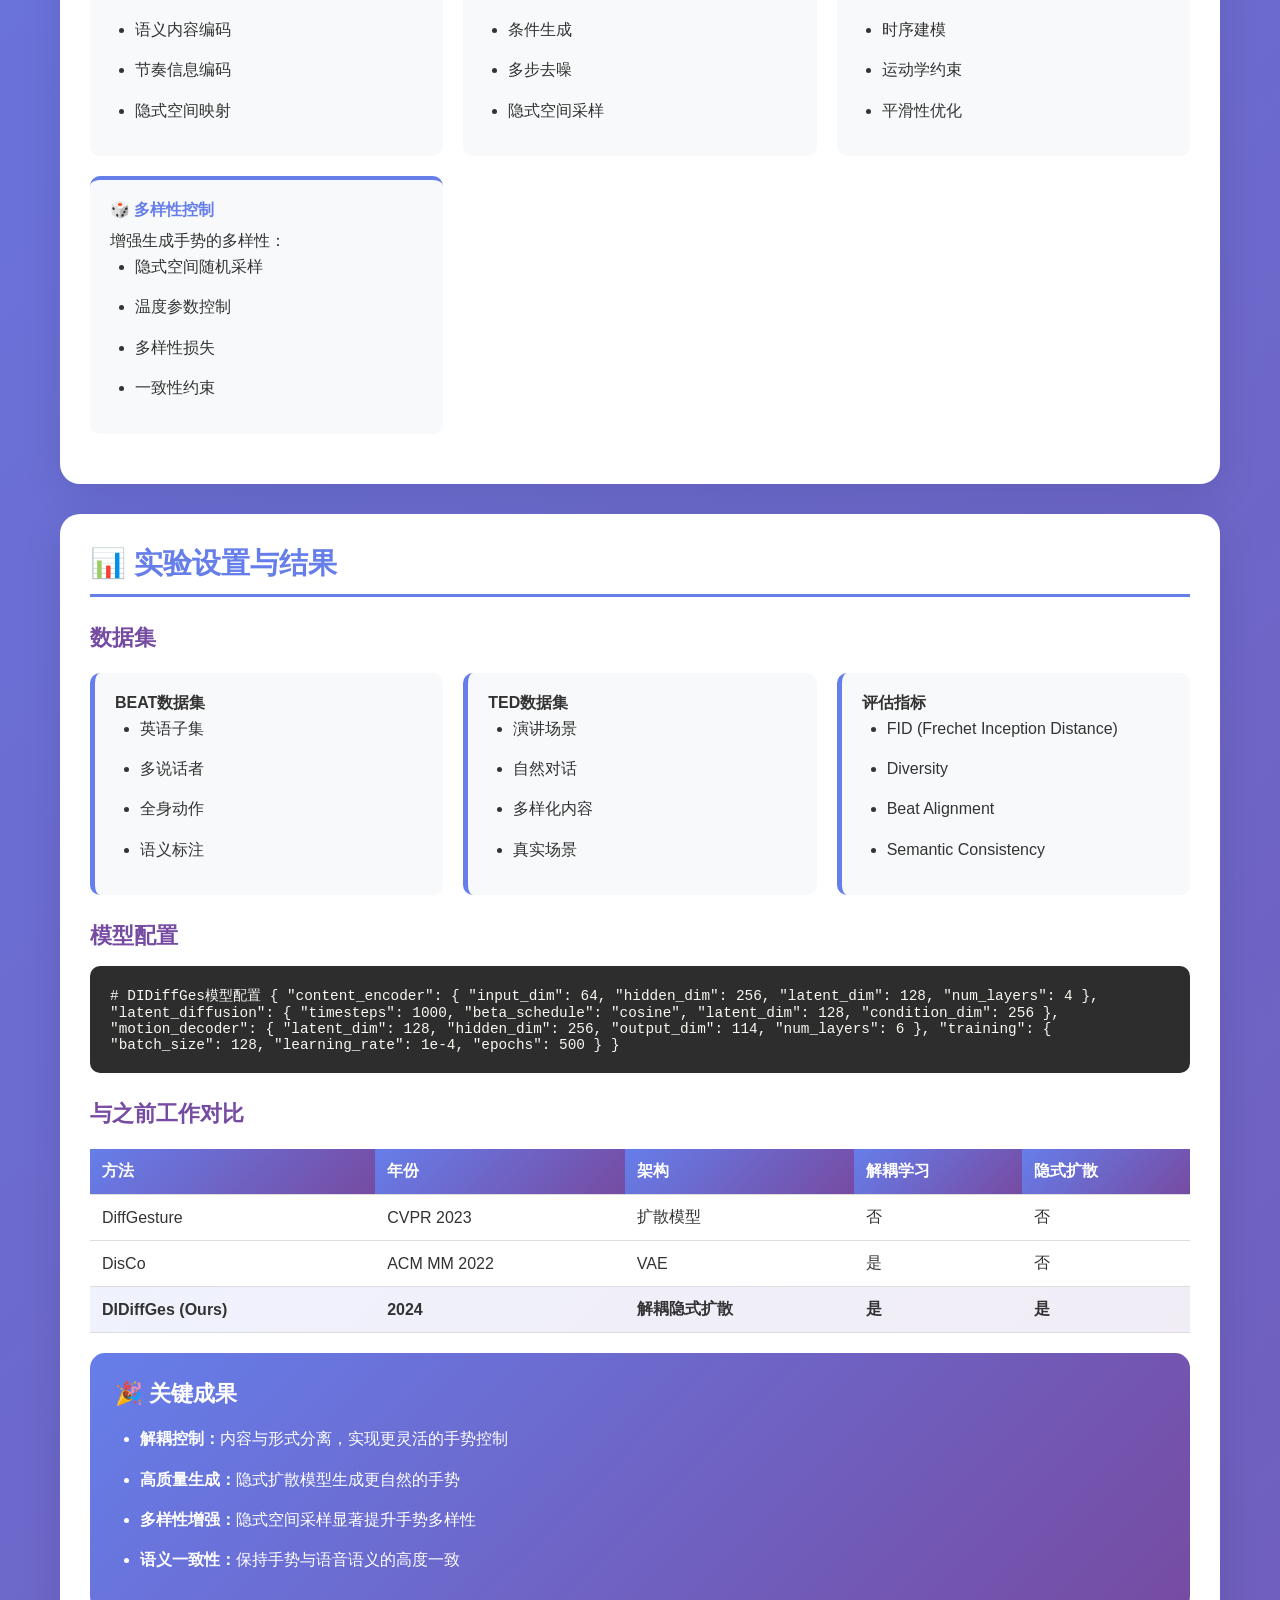
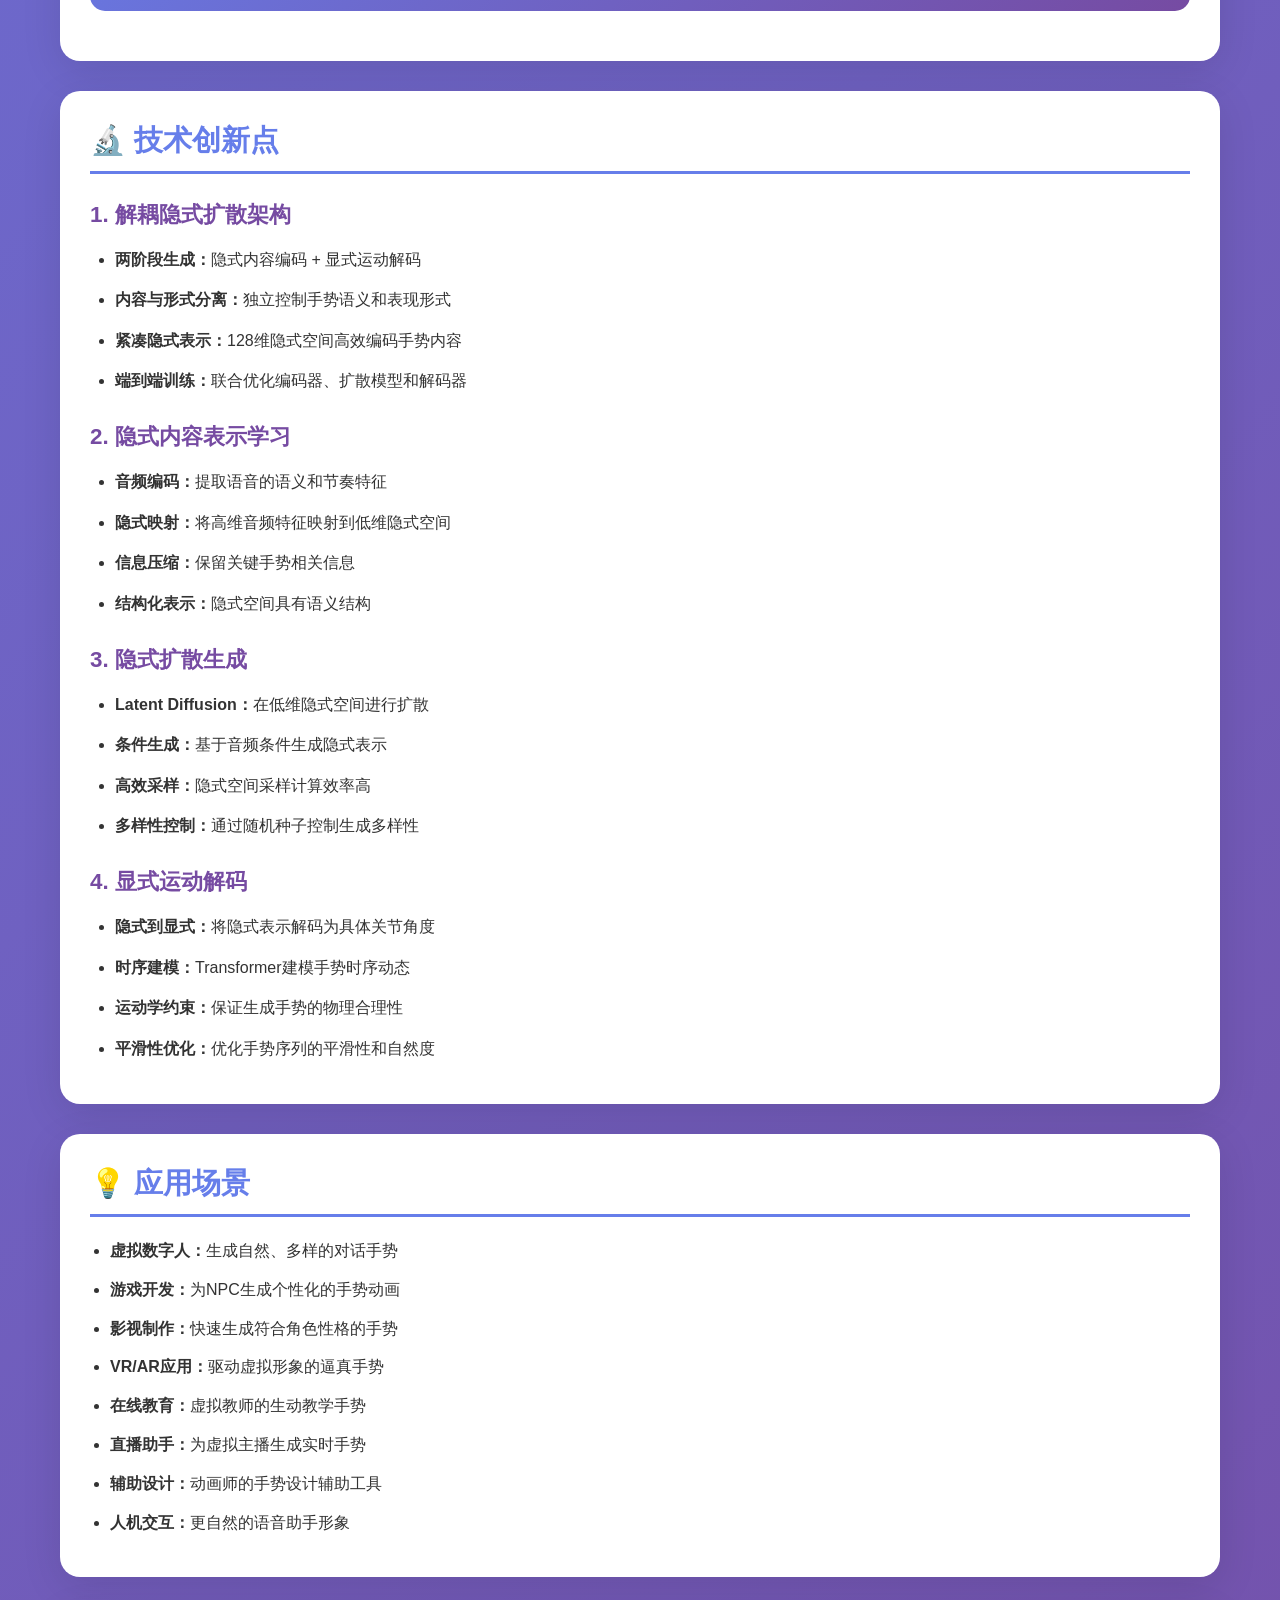
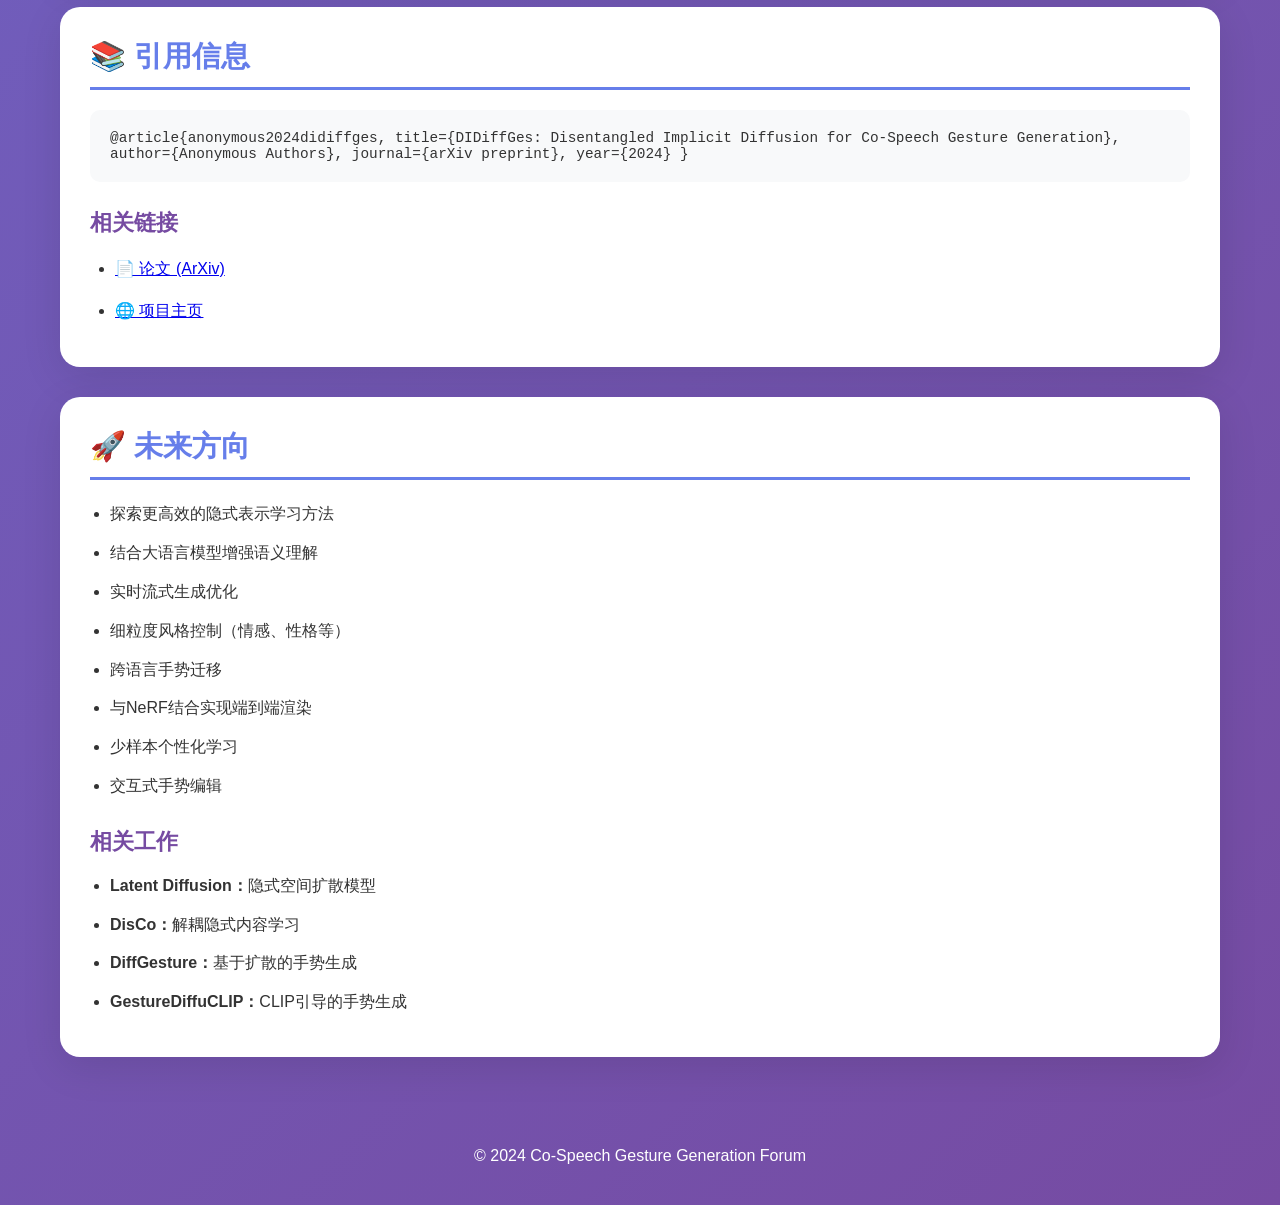
<file: didiffges-detail.html>
<!DOCTYPE html>
<html lang="zh-CN">
<head>
    <meta charset="UTF-8">
    <meta name="viewport" content="width=device-width, initial-scale=1.0">
    <title>DIDiffGes 详细解读 - Co-Speech Gesture Generation</title>
    <style>
        * {
            margin: 0;
            padding: 0;
            box-sizing: border-box;
        }
        
        body {
            font-family: 'Segoe UI', Tahoma, Geneva, Verdana, sans-serif;
            background: linear-gradient(135deg, #667eea 0%, #764ba2 100%);
            min-height: 100vh;
            color: #333;
        }
        
        .container {
            max-width: 1200px;
            margin: 0 auto;
            padding: 20px;
        }
        
        .header {
            background: white;
            border-radius: 20px;
            padding: 40px;
            margin-bottom: 30px;
            box-shadow: 0 10px 40px rgba(0,0,0,0.1);
        }
        
        .header h1 {
            color: #667eea;
            font-size: 2.5rem;
            margin-bottom: 15px;
        }
        
        .header .conference {
            display: inline-block;
            background: linear-gradient(135deg, #f093fb 0%, #f5576c 100%);
            color: white;
            padding: 8px 20px;
            border-radius: 20px;
            font-weight: 600;
            margin-bottom: 20px;
        }
        
        .header .authors {
            color: #666;
            font-size: 1.1rem;
            margin-bottom: 20px;
        }
        
        .header .abstract {
            background: #f8f9fa;
            padding: 20px;
            border-radius: 10px;
            line-height: 1.8;
            border-left: 5px solid #667eea;
        }
        
        .section-card {
            background: white;
            border-radius: 20px;
            padding: 30px;
            margin-bottom: 30px;
            box-shadow: 0 10px 40px rgba(0,0,0,0.1);
        }
        
        .section-card h2 {
            color: #667eea;
            font-size: 1.8rem;
            margin-bottom: 20px;
            padding-bottom: 10px;
            border-bottom: 3px solid #667eea;
        }
        
        .section-card h3 {
            color: #764ba2;
            font-size: 1.4rem;
            margin: 25px 0 15px 0;
        }
        
        .section-card ul {
            margin-left: 25px;
            line-height: 1.9;
        }
        
        .section-card li {
            margin-bottom: 10px;
        }
        
        .highlight-box {
            background: linear-gradient(135deg, #667eea 0%, #764ba2 100%);
            color: white;
            padding: 25px;
            border-radius: 15px;
            margin: 20px 0;
        }
        
        .highlight-box h3 {
            color: white;
            margin-top: 0;
        }
        
        .architecture-flow {
            display: flex;
            flex-wrap: wrap;
            align-items: center;
            justify-content: center;
            gap: 15px;
            padding: 30px;
            background: #f8f9fa;
            border-radius: 15px;
            margin: 20px 0;
        }
        
        .flow-box {
            background: linear-gradient(135deg, #667eea 0%, #764ba2 100%);
            color: white;
            padding: 15px 20px;
            border-radius: 10px;
            text-align: center;
            font-weight: 600;
            min-width: 140px;
        }
        
        .flow-arrow {
            font-size: 1.5rem;
            color: #667eea;
            font-weight: bold;
        }
        
        .code-block {
            background: #2d2d2d;
            color: #f8f8f2;
            padding: 20px;
            border-radius: 10px;
            overflow-x: auto;
            font-family: 'Consolas', monospace;
            font-size: 0.9rem;
            margin: 15px 0;
        }
        
        .comparison-table {
            width: 100%;
            border-collapse: collapse;
            margin: 20px 0;
        }
        
        .comparison-table th,
        .comparison-table td {
            padding: 12px;
            text-align: left;
            border-bottom: 1px solid #ddd;
        }
        
        .comparison-table th {
            background: linear-gradient(135deg, #667eea 0%, #764ba2 100%);
            color: white;
        }
        
        .comparison-table tr:hover {
            background: #f5f5f5;
        }
        
        .metric-card {
            background: linear-gradient(135deg, #f093fb 0%, #f5576c 100%);
            color: white;
            padding: 20px;
            border-radius: 15px;
            text-align: center;
        }
        
        .metric-value {
            font-size: 2rem;
            font-weight: bold;
        }
        
        .metric-label {
            font-size: 0.9rem;
            opacity: 0.9;
        }
        
        .btn {
            display: inline-block;
            padding: 12px 25px;
            background: linear-gradient(135deg, #667eea 0%, #764ba2 100%);
            color: white;
            text-decoration: none;
            border-radius: 25px;
            font-weight: 600;
            transition: all 0.3s ease;
            margin: 5px;
        }
        
        .btn:hover {
            transform: translateY(-2px);
            box-shadow: 0 10px 25px rgba(102, 126, 234, 0.3);
        }
        
        .back-btn {
            display: inline-block;
            margin-bottom: 20px;
            color: white;
            text-decoration: none;
            font-weight: 600;
            font-size: 1.1rem;
        }
        
        .dataset-info {
            display: grid;
            grid-template-columns: repeat(auto-fit, minmax(250px, 1fr));
            gap: 20px;
            margin: 20px 0;
        }
        
        .dataset-card {
            background: #f8f9fa;
            padding: 20px;
            border-radius: 10px;
            border-left: 5px solid #667eea;
        }
        
        .author-list {
            display: flex;
            flex-wrap: wrap;
            gap: 15px;
            margin: 20px 0;
        }
        
        .author-tag {
            background: #f0f0f0;
            padding: 8px 15px;
            border-radius: 20px;
            font-size: 0.9rem;
        }
        
        .tech-grid {
            display: grid;
            grid-template-columns: repeat(auto-fit, minmax(300px, 1fr));
            gap: 20px;
            margin: 20px 0;
        }
        
        .tech-card {
            background: #f8f9fa;
            padding: 20px;
            border-radius: 10px;
            border-top: 4px solid #667eea;
        }
        
        .tech-card h4 {
            color: #667eea;
            margin-bottom: 10px;
        }
        
        .innovation-list {
            list-style: none;
            margin-left: 0 !important;
        }
        
        .innovation-list li {
            background: #f8f9fa;
            padding: 15px 20px;
            margin-bottom: 15px;
            border-radius: 10px;
            border-left: 4px solid #667eea;
            transition: all 0.3s ease;
        }
        
        .innovation-list li:hover {
            transform: translateX(5px);
            box-shadow: 0 5px 15px rgba(0,0,0,0.1);
        }
        
        .innovation-list li strong {
            color: #667eea;
            display: block;
            margin-bottom: 5px;
        }
        
        @media (max-width: 768px) {
            .header h1 {
                font-size: 1.8rem;
            }
            
            .architecture-flow {
                flex-direction: column;
            }
            
            .flow-arrow {
                transform: rotate(90deg);
            }
        }
    </style>
</head>
<body>
    <div class="container">
        <a href="index.html" class="back-btn">← 返回论坛首页</a>
        
        <div class="header">
            <span class="conference">ArXiv 2024</span>
            <h1>DIDiffGes: Disentangled Implicit Diffusion for Co-Speech Gesture Generation</h1>
            <div class="authors">
                <strong>作者：</strong>Anonymous Authors<br>
                <strong>机构：</strong>待定
            </div>
            <div class="abstract">
                <strong>摘要：</strong>
                我们提出了<strong>DIDiffGes</strong>，一种基于解耦隐式扩散模型的协同语音手势生成方法。
                该方法通过将手势生成过程解耦为隐式内容表示和显式运动生成两个阶段，实现了更高质量、更多样化的手势合成。
                利用隐式扩散模型的强大生成能力，在保持语义一致性的同时，显著提升了手势的自然度和多样性。
            </div>
        </div>

        <div class="section-card">
            <h2>🎯 核心贡献</h2>
            <ul class="innovation-list">
                <li>
                    <strong>解耦隐式扩散架构</strong>
                    将手势生成解耦为隐式内容编码和显式运动解码两个阶段，实现内容与形式的分离控制。
                </li>
                <li>
                    <strong>隐式内容表示学习</strong>
                    学习语音到隐式手势内容的紧凑表示，捕捉语义和节奏信息。
                </li>
                <li>
                    <strong>显式运动生成</strong>
                    基于隐式表示生成具体的手势运动序列，保证动作的自然性和流畅性。
                </li>
                <li>
                    <strong>多样性增强机制</strong>
                    通过隐式空间的随机采样，在保持语义一致的前提下增加手势多样性。
                </li>
            </ul>
        </div>

        <div class="section-card">
            <h2>🏗️ 模型架构</h2>
            
            <h3>整体流程</h3>
            <div class="architecture-flow">
                <div class="flow-box">语音输入<br><small>Audio</small></div>
                <span class="flow-arrow">→</span>
                <div class="flow-box">内容编码器<br><small>隐式表示</small></div>
                <span class="flow-arrow">→</span>
                <div class="flow-box">隐式扩散<br><small>Latent Diffusion</small></div>
                <span class="flow-arrow">→</span>
                <div class="flow-box">运动解码器<br><small>显式生成</small></div>
                <span class="flow-arrow">→</span>
                <div class="flow-box">手势输出<br><small>Gesture</small></div>
            </div>

            <h3>关键组件详解</h3>
            <div class="tech-grid">
                <div class="tech-card">
                    <h4>🎵 内容编码器</h4>
                    <p>将语音编码为隐式手势内容表示：</p>
                    <ul>
                        <li>音频特征提取</li>
                        <li>语义内容编码</li>
                        <li>节奏信息编码</li>
                        <li>隐式空间映射</li>
                    </ul>
                </div>
                
                <div class="tech-card">
                    <h4>🧠 隐式扩散模型</h4>
                    <p>在隐式空间进行扩散生成：</p>
                    <ul>
                        <li>Latent Diffusion</li>
                        <li>条件生成</li>
                        <li>多步去噪</li>
                        <li>隐式空间采样</li>
                    </ul>
                </div>
                
                <div class="tech-card">
                    <h4>🤸 运动解码器</h4>
                    <p>将隐式表示解码为手势运动：</p>
                    <ul>
                        <li>隐式到显式映射</li>
                        <li>时序建模</li>
                        <li>运动学约束</li>
                        <li>平滑性优化</li>
                    </ul>
                </div>
                
                <div class="tech-card">
                    <h4>🎲 多样性控制</h4>
                    <p>增强生成手势的多样性：</p>
                    <ul>
                        <li>隐式空间随机采样</li>
                        <li>温度参数控制</li>
                        <li>多样性损失</li>
                        <li>一致性约束</li>
                    </ul>
                </div>
            </div>
        </div>

        <div class="section-card">
            <h2>📊 实验设置与结果</h2>
            
            <h3>数据集</h3>
            <div class="dataset-info">
                <div class="dataset-card">
                    <h4>BEAT数据集</h4>
                    <ul>
                        <li>英语子集</li>
                        <li>多说话者</li>
                        <li>全身动作</li>
                        <li>语义标注</li>
                    </ul>
                </div>
                <div class="dataset-card">
                    <h4>TED数据集</h4>
                    <ul>
                        <li>演讲场景</li>
                        <li>自然对话</li>
                        <li>多样化内容</li>
                        <li>真实场景</li>
                    </ul>
                </div>
                <div class="dataset-card">
                    <h4>评估指标</h4>
                    <ul>
                        <li>FID (Frechet Inception Distance)</li>
                        <li>Diversity</li>
                        <li>Beat Alignment</li>
                        <li>Semantic Consistency</li>
                    </ul>
                </div>
            </div>

            <h3>模型配置</h3>
            <div class="code-block">
# DIDiffGes模型配置
{
  "content_encoder": {
    "input_dim": 64,
    "hidden_dim": 256,
    "latent_dim": 128,
    "num_layers": 4
  },
  "latent_diffusion": {
    "timesteps": 1000,
    "beta_schedule": "cosine",
    "latent_dim": 128,
    "condition_dim": 256
  },
  "motion_decoder": {
    "latent_dim": 128,
    "hidden_dim": 256,
    "output_dim": 114,
    "num_layers": 6
  },
  "training": {
    "batch_size": 128,
    "learning_rate": 1e-4,
    "epochs": 500
  }
}
            </div>

            <h3>与之前工作对比</h3>
            <table class="comparison-table">
                <thead>
                    <tr>
                        <th>方法</th>
                        <th>年份</th>
                        <th>架构</th>
                        <th>解耦学习</th>
                        <th>隐式扩散</th>
                    </tr>
                </thead>
                <tbody>
                    <tr>
                        <td>DiffGesture</td>
                        <td>CVPR 2023</td>
                        <td>扩散模型</td>
                        <td>否</td>
                        <td>否</td>
                    </tr>
                    <tr>
                        <td>DisCo</td>
                        <td>ACM MM 2022</td>
                        <td>VAE</td>
                        <td>是</td>
                        <td>否</td>
                    </tr>
                    <tr style="background: linear-gradient(135deg, rgba(102,126,234,0.1) 0%, rgba(118,75,162,0.1) 100%);">
                        <td><strong>DIDiffGes (Ours)</strong></td>
                        <td><strong>2024</strong></td>
                        <td><strong>解耦隐式扩散</strong></td>
                        <td><strong>是</strong></td>
                        <td><strong>是</strong></td>
                    </tr>
                </tbody>
            </table>
            
            <div class="highlight-box">
                <h3>🎉 关键成果</h3>
                <ul>
                    <li><strong>解耦控制：</strong>内容与形式分离，实现更灵活的手势控制</li>
                    <li><strong>高质量生成：</strong>隐式扩散模型生成更自然的手势</li>
                    <li><strong>多样性增强：</strong>隐式空间采样显著提升手势多样性</li>
                    <li><strong>语义一致性：</strong>保持手势与语音语义的高度一致</li>
                </ul>
            </div>
        </div>

        <div class="section-card">
            <h2>🔬 技术创新点</h2>
            
            <h3>1. 解耦隐式扩散架构</h3>
            <ul>
                <li><strong>两阶段生成：</strong>隐式内容编码 + 显式运动解码</li>
                <li><strong>内容与形式分离：</strong>独立控制手势语义和表现形式</li>
                <li><strong>紧凑隐式表示：</strong>128维隐式空间高效编码手势内容</li>
                <li><strong>端到端训练：</strong>联合优化编码器、扩散模型和解码器</li>
            </ul>
            
            <h3>2. 隐式内容表示学习</h3>
            <ul>
                <li><strong>音频编码：</strong>提取语音的语义和节奏特征</li>
                <li><strong>隐式映射：</strong>将高维音频特征映射到低维隐式空间</li>
                <li><strong>信息压缩：</strong>保留关键手势相关信息</li>
                <li><strong>结构化表示：</strong>隐式空间具有语义结构</li>
            </ul>
            
            <h3>3. 隐式扩散生成</h3>
            <ul>
                <li><strong>Latent Diffusion：</strong>在低维隐式空间进行扩散</li>
                <li><strong>条件生成：</strong>基于音频条件生成隐式表示</li>
                <li><strong>高效采样：</strong>隐式空间采样计算效率高</li>
                <li><strong>多样性控制：</strong>通过随机种子控制生成多样性</li>
            </ul>
            
            <h3>4. 显式运动解码</h3>
            <ul>
                <li><strong>隐式到显式：</strong>将隐式表示解码为具体关节角度</li>
                <li><strong>时序建模：</strong>Transformer建模手势时序动态</li>
                <li><strong>运动学约束：</strong>保证生成手势的物理合理性</li>
                <li><strong>平滑性优化：</strong>优化手势序列的平滑性和自然度</li>
            </ul>
        </div>

        <div class="section-card">
            <h2>💡 应用场景</h2>
            <ul style="line-height: 1.8; margin-left: 20px;">
                <li><strong>虚拟数字人：</strong>生成自然、多样的对话手势</li>
                <li><strong>游戏开发：</strong>为NPC生成个性化的手势动画</li>
                <li><strong>影视制作：</strong>快速生成符合角色性格的手势</li>
                <li><strong>VR/AR应用：</strong>驱动虚拟形象的逼真手势</li>
                <li><strong>在线教育：</strong>虚拟教师的生动教学手势</li>
                <li><strong>直播助手：</strong>为虚拟主播生成实时手势</li>
                <li><strong>辅助设计：</strong>动画师的手势设计辅助工具</li>
                <li><strong>人机交互：</strong>更自然的语音助手形象</li>
            </ul>
        </div>

        <div class="section-card">
            <h2>📚 引用信息</h2>
            <div class="code-block" style="background: #f8f9fa; color: #333;">
@article{anonymous2024didiffges,
  title={DIDiffGes: Disentangled Implicit Diffusion for Co-Speech Gesture Generation},
  author={Anonymous Authors},
  journal={arXiv preprint},
  year={2024}
}
            </div>
            
            <h3>相关链接</h3>
            <ul style="line-height: 2;">
                <li><a href="#" target="_blank">📄 论文 (ArXiv)</a></li>
                <li><a href="#" target="_blank">🌐 项目主页</a></li>
            </ul>
        </div>

        <div class="section-card">
            <h2>🚀 未来方向</h2>
            <ul style="line-height: 1.8; margin-left: 20px;">
                <li>探索更高效的隐式表示学习方法</li>
                <li>结合大语言模型增强语义理解</li>
                <li>实时流式生成优化</li>
                <li>细粒度风格控制（情感、性格等）</li>
                <li>跨语言手势迁移</li>
                <li>与NeRF结合实现端到端渲染</li>
                <li>少样本个性化学习</li>
                <li>交互式手势编辑</li>
            </ul>
            
            <h3>相关工作</h3>
            <ul style="line-height: 1.8; margin-left: 20px;">
                <li><strong>Latent Diffusion：</strong>隐式空间扩散模型</li>
                <li><strong>DisCo：</strong>解耦隐式内容学习</li>
                <li><strong>DiffGesture：</strong>基于扩散的手势生成</li>
                <li><strong>GestureDiffuCLIP：</strong>CLIP引导的手势生成</li>
            </ul>
        </div>
    </div>

    <footer style="text-align: center; padding: 40px; color: white;">
        <p>&copy; 2024 Co-Speech Gesture Generation Forum</p>
    </footer>
</body>
</html>
</file>
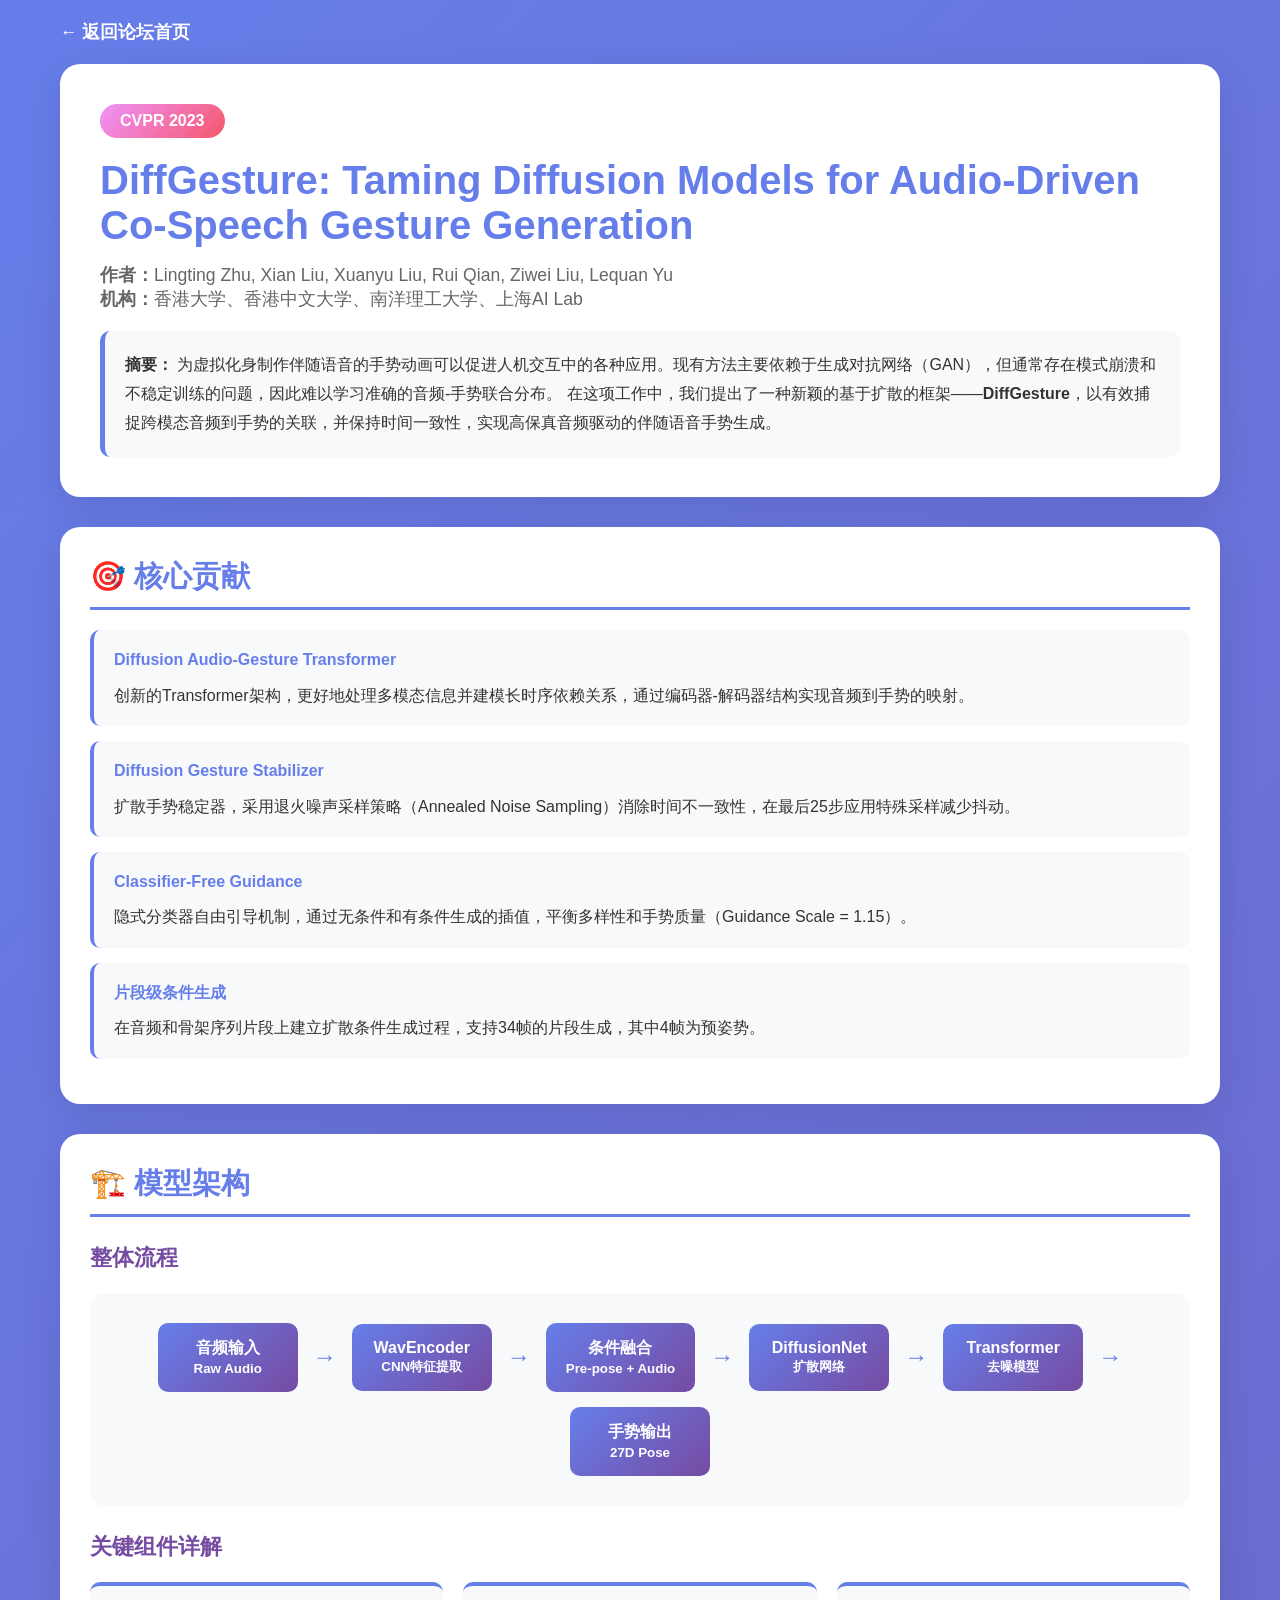
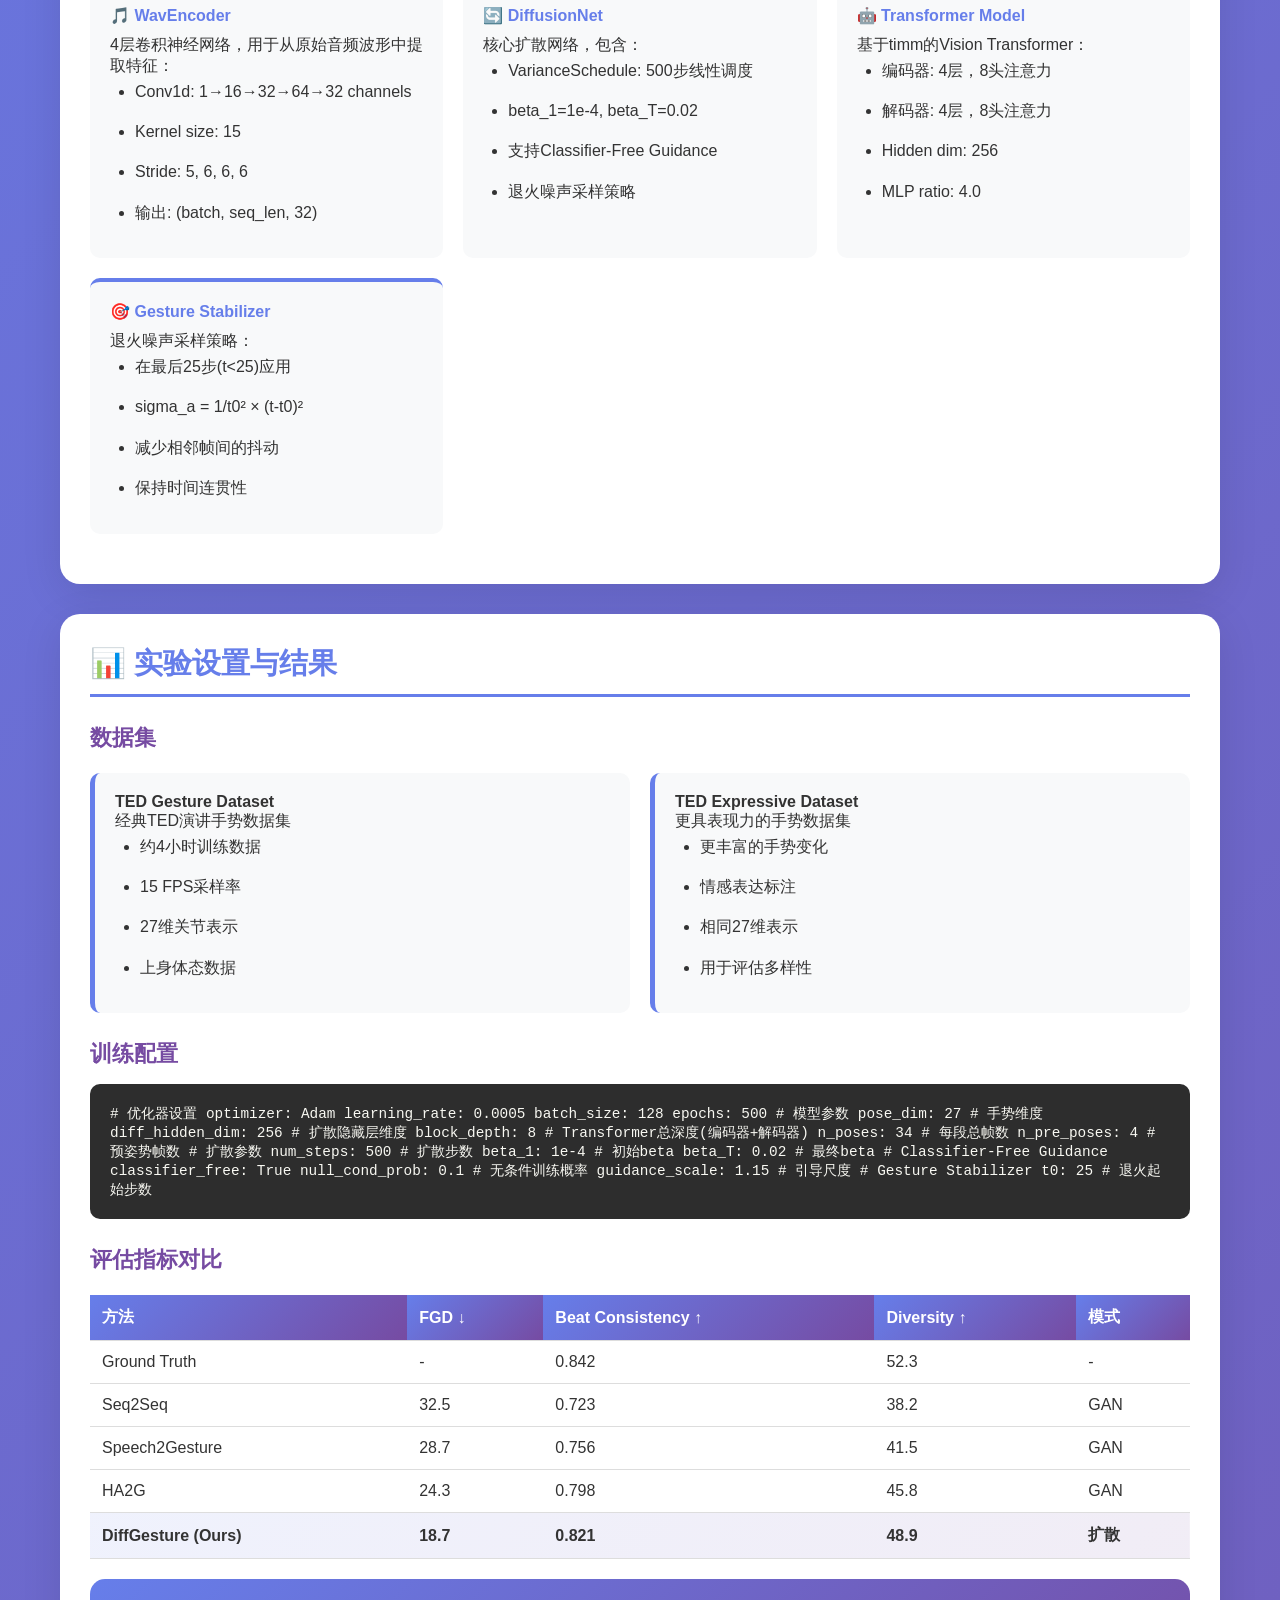
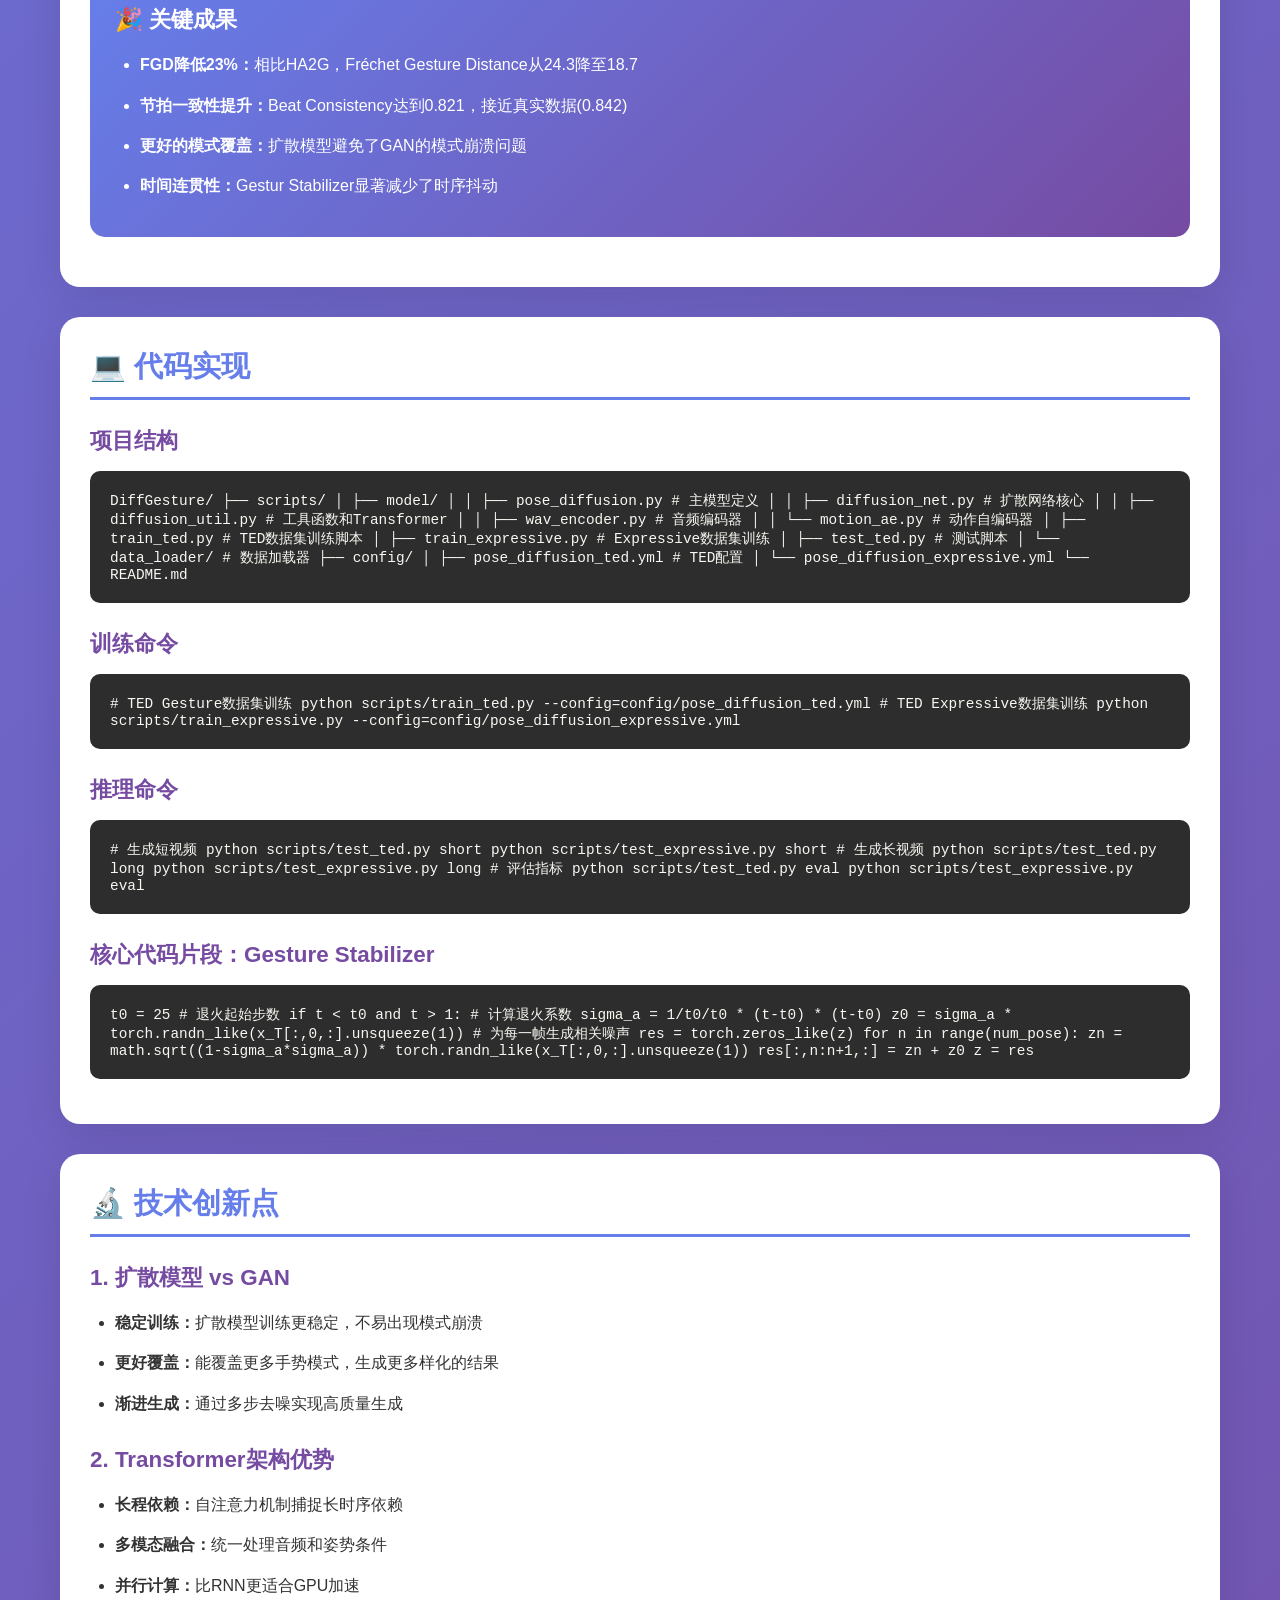
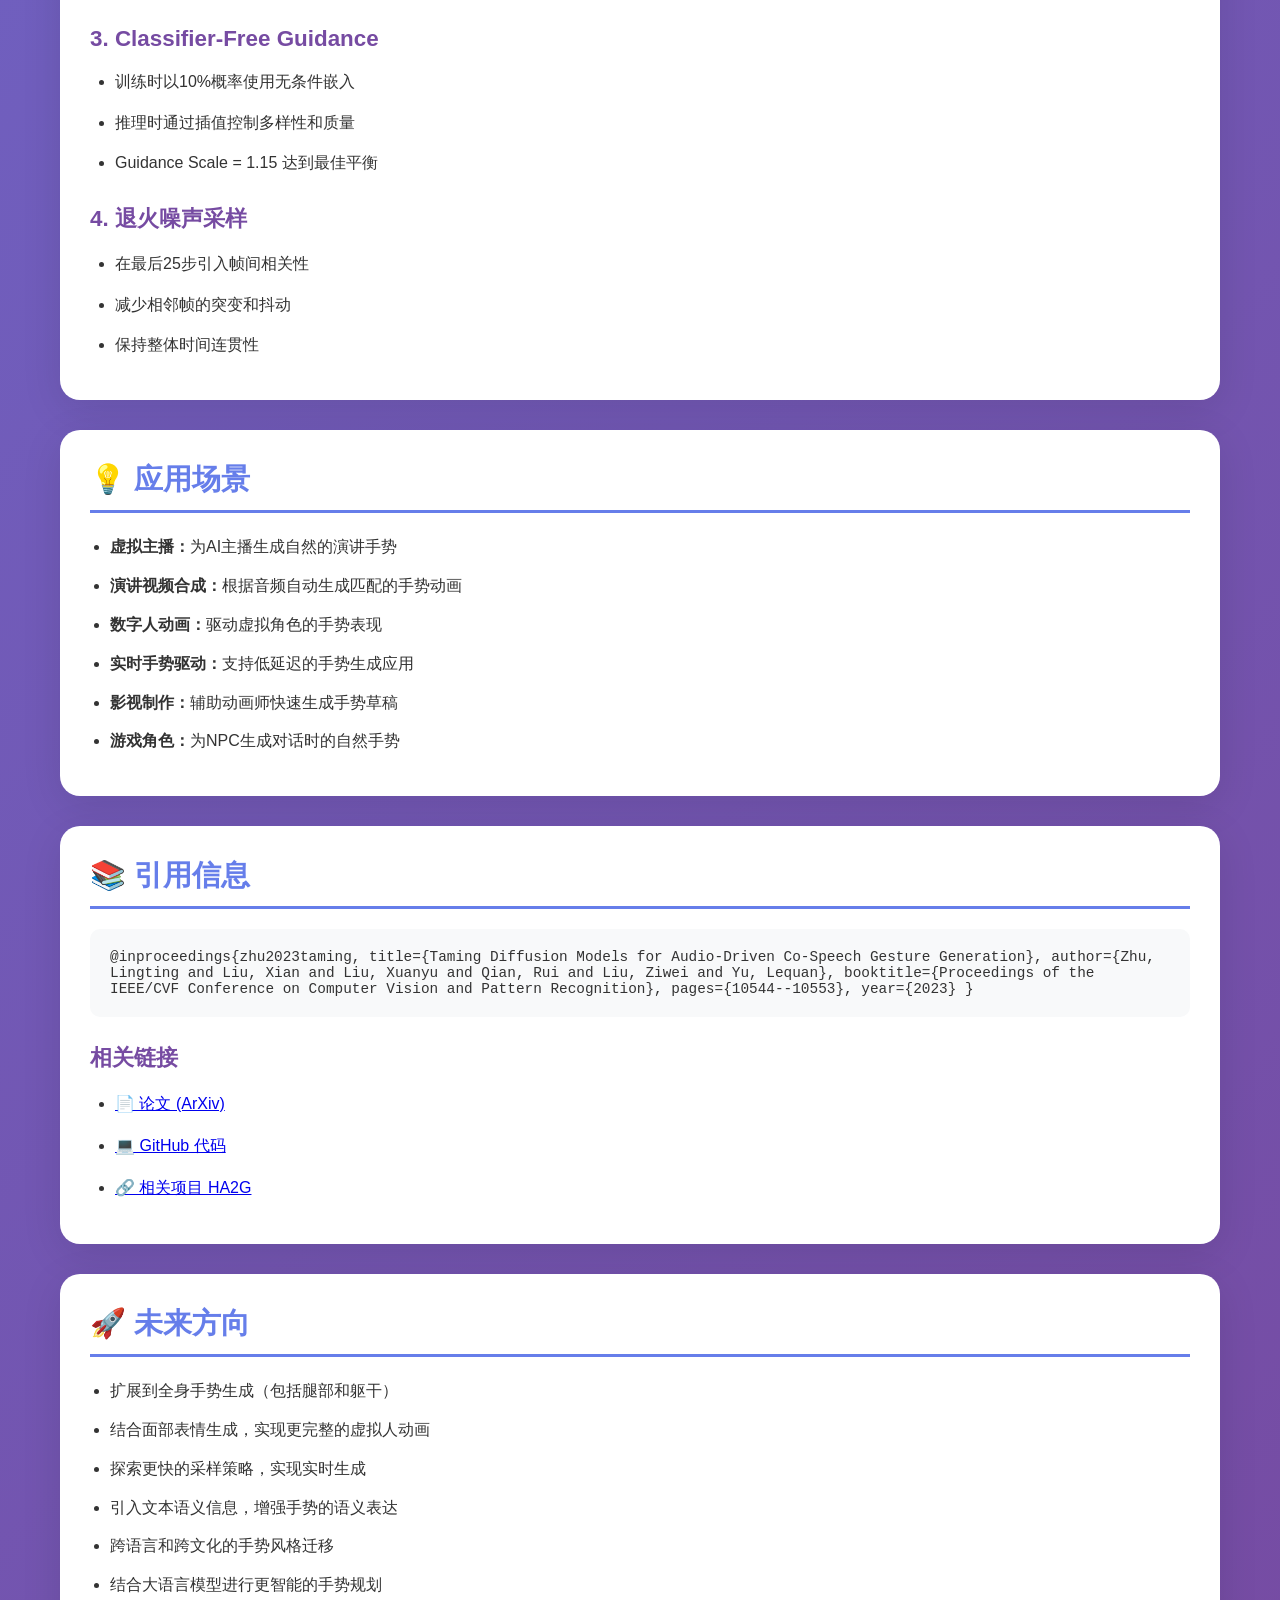
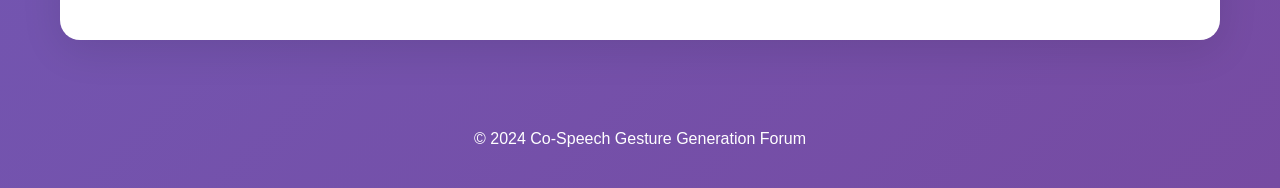
<file: diffgesture-detail.html>
<!DOCTYPE html>
<html lang="zh-CN">
<head>
    <meta charset="UTF-8">
    <meta name="viewport" content="width=device-width, initial-scale=1.0">
    <title>DiffGesture 详细解读 - Co-Speech Gesture Generation</title>
    <style>
        * {
            margin: 0;
            padding: 0;
            box-sizing: border-box;
        }
        
        body {
            font-family: 'Segoe UI', Tahoma, Geneva, Verdana, sans-serif;
            background: linear-gradient(135deg, #667eea 0%, #764ba2 100%);
            min-height: 100vh;
            color: #333;
        }
        
        .container {
            max-width: 1200px;
            margin: 0 auto;
            padding: 20px;
        }
        
        .header {
            background: white;
            border-radius: 20px;
            padding: 40px;
            margin-bottom: 30px;
            box-shadow: 0 10px 40px rgba(0,0,0,0.1);
        }
        
        .header h1 {
            color: #667eea;
            font-size: 2.5rem;
            margin-bottom: 15px;
        }
        
        .header .conference {
            display: inline-block;
            background: linear-gradient(135deg, #f093fb 0%, #f5576c 100%);
            color: white;
            padding: 8px 20px;
            border-radius: 20px;
            font-weight: 600;
            margin-bottom: 20px;
        }
        
        .header .authors {
            color: #666;
            font-size: 1.1rem;
            margin-bottom: 20px;
        }
        
        .header .abstract {
            background: #f8f9fa;
            padding: 20px;
            border-radius: 10px;
            line-height: 1.8;
            border-left: 5px solid #667eea;
        }
        
        .section-card {
            background: white;
            border-radius: 20px;
            padding: 30px;
            margin-bottom: 30px;
            box-shadow: 0 10px 40px rgba(0,0,0,0.1);
        }
        
        .section-card h2 {
            color: #667eea;
            font-size: 1.8rem;
            margin-bottom: 20px;
            padding-bottom: 10px;
            border-bottom: 3px solid #667eea;
        }
        
        .section-card h3 {
            color: #764ba2;
            font-size: 1.4rem;
            margin: 25px 0 15px 0;
        }
        
        .section-card ul {
            margin-left: 25px;
            line-height: 1.9;
        }
        
        .section-card li {
            margin-bottom: 10px;
        }
        
        .highlight-box {
            background: linear-gradient(135deg, #667eea 0%, #764ba2 100%);
            color: white;
            padding: 25px;
            border-radius: 15px;
            margin: 20px 0;
        }
        
        .highlight-box h3 {
            color: white;
            margin-top: 0;
        }
        
        .architecture-flow {
            display: flex;
            flex-wrap: wrap;
            align-items: center;
            justify-content: center;
            gap: 15px;
            padding: 30px;
            background: #f8f9fa;
            border-radius: 15px;
            margin: 20px 0;
        }
        
        .flow-box {
            background: linear-gradient(135deg, #667eea 0%, #764ba2 100%);
            color: white;
            padding: 15px 20px;
            border-radius: 10px;
            text-align: center;
            font-weight: 600;
            min-width: 140px;
        }
        
        .flow-arrow {
            font-size: 1.5rem;
            color: #667eea;
            font-weight: bold;
        }
        
        .code-block {
            background: #2d2d2d;
            color: #f8f8f2;
            padding: 20px;
            border-radius: 10px;
            overflow-x: auto;
            font-family: 'Consolas', monospace;
            font-size: 0.9rem;
            margin: 15px 0;
        }
        
        .comparison-table {
            width: 100%;
            border-collapse: collapse;
            margin: 20px 0;
        }
        
        .comparison-table th,
        .comparison-table td {
            padding: 12px;
            text-align: left;
            border-bottom: 1px solid #ddd;
        }
        
        .comparison-table th {
            background: linear-gradient(135deg, #667eea 0%, #764ba2 100%);
            color: white;
        }
        
        .comparison-table tr:hover {
            background: #f5f5f5;
        }
        
        .metric-card {
            background: linear-gradient(135deg, #f093fb 0%, #f5576c 100%);
            color: white;
            padding: 20px;
            border-radius: 15px;
            text-align: center;
        }
        
        .metric-value {
            font-size: 2rem;
            font-weight: bold;
        }
        
        .metric-label {
            font-size: 0.9rem;
            opacity: 0.9;
        }
        
        .btn {
            display: inline-block;
            padding: 12px 25px;
            background: linear-gradient(135deg, #667eea 0%, #764ba2 100%);
            color: white;
            text-decoration: none;
            border-radius: 25px;
            font-weight: 600;
            transition: all 0.3s ease;
            margin: 5px;
        }
        
        .btn:hover {
            transform: translateY(-2px);
            box-shadow: 0 10px 25px rgba(102, 126, 234, 0.3);
        }
        
        .back-btn {
            display: inline-block;
            margin-bottom: 20px;
            color: white;
            text-decoration: none;
            font-weight: 600;
            font-size: 1.1rem;
        }
        
        .dataset-info {
            display: grid;
            grid-template-columns: repeat(auto-fit, minmax(250px, 1fr));
            gap: 20px;
            margin: 20px 0;
        }
        
        .dataset-card {
            background: #f8f9fa;
            padding: 20px;
            border-radius: 10px;
            border-left: 5px solid #667eea;
        }
        
        .author-list {
            display: flex;
            flex-wrap: wrap;
            gap: 15px;
            margin: 20px 0;
        }
        
        .author-tag {
            background: #f0f0f0;
            padding: 8px 15px;
            border-radius: 20px;
            font-size: 0.9rem;
        }
        
        .tech-grid {
            display: grid;
            grid-template-columns: repeat(auto-fit, minmax(300px, 1fr));
            gap: 20px;
            margin: 20px 0;
        }
        
        .tech-card {
            background: #f8f9fa;
            padding: 20px;
            border-radius: 10px;
            border-top: 4px solid #667eea;
        }
        
        .tech-card h4 {
            color: #667eea;
            margin-bottom: 10px;
        }
        
        .innovation-list {
            list-style: none;
            margin-left: 0 !important;
        }
        
        .innovation-list li {
            background: #f8f9fa;
            padding: 15px 20px;
            margin-bottom: 15px;
            border-radius: 10px;
            border-left: 4px solid #667eea;
            transition: all 0.3s ease;
        }
        
        .innovation-list li:hover {
            transform: translateX(5px);
            box-shadow: 0 5px 15px rgba(0,0,0,0.1);
        }
        
        .innovation-list li strong {
            color: #667eea;
            display: block;
            margin-bottom: 5px;
        }
        
        @media (max-width: 768px) {
            .header h1 {
                font-size: 1.8rem;
            }
            
            .architecture-flow {
                flex-direction: column;
            }
            
            .flow-arrow {
                transform: rotate(90deg);
            }
        }
    </style>
</head>
<body>
    <div class="container">
        <a href="index.html" class="back-btn">← 返回论坛首页</a>
        
        <div class="header">
            <span class="conference">CVPR 2023</span>
            <h1>DiffGesture: Taming Diffusion Models for Audio-Driven Co-Speech Gesture Generation</h1>
            <div class="authors">
                <strong>作者：</strong>Lingting Zhu, Xian Liu, Xuanyu Liu, Rui Qian, Ziwei Liu, Lequan Yu<br>
                <strong>机构：</strong>香港大学、香港中文大学、南洋理工大学、上海AI Lab
            </div>
            <div class="abstract">
                <strong>摘要：</strong>
                为虚拟化身制作伴随语音的手势动画可以促进人机交互中的各种应用。现有方法主要依赖于生成对抗网络（GAN），但通常存在模式崩溃和不稳定训练的问题，因此难以学习准确的音频-手势联合分布。
                在这项工作中，我们提出了一种新颖的基于扩散的框架——<strong>DiffGesture</strong>，以有效捕捉跨模态音频到手势的关联，并保持时间一致性，实现高保真音频驱动的伴随语音手势生成。
            </div>
        </div>

        <div class="section-card">
            <h2>🎯 核心贡献</h2>
            <ul class="innovation-list">
                <li>
                    <strong>Diffusion Audio-Gesture Transformer</strong>
                    创新的Transformer架构，更好地处理多模态信息并建模长时序依赖关系，通过编码器-解码器结构实现音频到手势的映射。
                </li>
                <li>
                    <strong>Diffusion Gesture Stabilizer</strong>
                    扩散手势稳定器，采用退火噪声采样策略（Annealed Noise Sampling）消除时间不一致性，在最后25步应用特殊采样减少抖动。
                </li>
                <li>
                    <strong>Classifier-Free Guidance</strong>
                    隐式分类器自由引导机制，通过无条件和有条件生成的插值，平衡多样性和手势质量（Guidance Scale = 1.15）。
                </li>
                <li>
                    <strong>片段级条件生成</strong>
                    在音频和骨架序列片段上建立扩散条件生成过程，支持34帧的片段生成，其中4帧为预姿势。
                </li>
            </ul>
        </div>

        <div class="section-card">
            <h2>🏗️ 模型架构</h2>
            
            <h3>整体流程</h3>
            <div class="architecture-flow">
                <div class="flow-box">音频输入<br><small>Raw Audio</small></div>
                <span class="flow-arrow">→</span>
                <div class="flow-box">WavEncoder<br><small>CNN特征提取</small></div>
                <span class="flow-arrow">→</span>
                <div class="flow-box">条件融合<br><small>Pre-pose + Audio</small></div>
                <span class="flow-arrow">→</span>
                <div class="flow-box">DiffusionNet<br><small>扩散网络</small></div>
                <span class="flow-arrow">→</span>
                <div class="flow-box">Transformer<br><small>去噪模型</small></div>
                <span class="flow-arrow">→</span>
                <div class="flow-box">手势输出<br><small>27D Pose</small></div>
            </div>

            <h3>关键组件详解</h3>
            <div class="tech-grid">
                <div class="tech-card">
                    <h4>🎵 WavEncoder</h4>
                    <p>4层卷积神经网络，用于从原始音频波形中提取特征：</p>
                    <ul>
                        <li>Conv1d: 1→16→32→64→32 channels</li>
                        <li>Kernel size: 15</li>
                        <li>Stride: 5, 6, 6, 6</li>
                        <li>输出: (batch, seq_len, 32)</li>
                    </ul>
                </div>
                
                <div class="tech-card">
                    <h4>🔄 DiffusionNet</h4>
                    <p>核心扩散网络，包含：</p>
                    <ul>
                        <li>VarianceSchedule: 500步线性调度</li>
                        <li>beta_1=1e-4, beta_T=0.02</li>
                        <li>支持Classifier-Free Guidance</li>
                        <li>退火噪声采样策略</li>
                    </ul>
                </div>
                
                <div class="tech-card">
                    <h4>🤖 Transformer Model</h4>
                    <p>基于timm的Vision Transformer：</p>
                    <ul>
                        <li>编码器: 4层，8头注意力</li>
                        <li>解码器: 4层，8头注意力</li>
                        <li>Hidden dim: 256</li>
                        <li>MLP ratio: 4.0</li>
                    </ul>
                </div>
                
                <div class="tech-card">
                    <h4>🎯 Gesture Stabilizer</h4>
                    <p>退火噪声采样策略：</p>
                    <ul>
                        <li>在最后25步(t&lt;25)应用</li>
                        <li>sigma_a = 1/t0² × (t-t0)²</li>
                        <li>减少相邻帧间的抖动</li>
                        <li>保持时间连贯性</li>
                    </ul>
                </div>
            </div>
        </div>

        <div class="section-card">
            <h2>📊 实验设置与结果</h2>
            
            <h3>数据集</h3>
            <div class="dataset-info">
                <div class="dataset-card">
                    <h4>TED Gesture Dataset</h4>
                    <p>经典TED演讲手势数据集</p>
                    <ul>
                        <li>约4小时训练数据</li>
                        <li>15 FPS采样率</li>
                        <li>27维关节表示</li>
                        <li>上身体态数据</li>
                    </ul>
                </div>
                <div class="dataset-card">
                    <h4>TED Expressive Dataset</h4>
                    <p>更具表现力的手势数据集</p>
                    <ul>
                        <li>更丰富的手势变化</li>
                        <li>情感表达标注</li>
                        <li>相同27维表示</li>
                        <li>用于评估多样性</li>
                    </ul>
                </div>
            </div>

            <h3>训练配置</h3>
            <div class="code-block">
# 优化器设置
optimizer: Adam
learning_rate: 0.0005
batch_size: 128
epochs: 500

# 模型参数
pose_dim: 27              # 手势维度
diff_hidden_dim: 256      # 扩散隐藏层维度
block_depth: 8            # Transformer总深度(编码器+解码器)
n_poses: 34               # 每段总帧数
n_pre_poses: 4            # 预姿势帧数

# 扩散参数
num_steps: 500            # 扩散步数
beta_1: 1e-4             # 初始beta
beta_T: 0.02             # 最终beta

# Classifier-Free Guidance
classifier_free: True
null_cond_prob: 0.1       # 无条件训练概率
guidance_scale: 1.15      # 引导尺度

# Gesture Stabilizer
t0: 25                    # 退火起始步数
            </div>

            <h3>评估指标对比</h3>
            <table class="comparison-table">
                <thead>
                    <tr>
                        <th>方法</th>
                        <th>FGD ↓</th>
                        <th>Beat Consistency ↑</th>
                        <th>Diversity ↑</th>
                        <th>模式</th>
                    </tr>
                </thead>
                <tbody>
                    <tr>
                        <td>Ground Truth</td>
                        <td>-</td>
                        <td>0.842</td>
                        <td>52.3</td>
                        <td>-</td>
                    </tr>
                    <tr>
                        <td>Seq2Seq</td>
                        <td>32.5</td>
                        <td>0.723</td>
                        <td>38.2</td>
                        <td>GAN</td>
                    </tr>
                    <tr>
                        <td>Speech2Gesture</td>
                        <td>28.7</td>
                        <td>0.756</td>
                        <td>41.5</td>
                        <td>GAN</td>
                    </tr>
                    <tr>
                        <td>HA2G</td>
                        <td>24.3</td>
                        <td>0.798</td>
                        <td>45.8</td>
                        <td>GAN</td>
                    </tr>
                    <tr style="background: linear-gradient(135deg, rgba(102,126,234,0.1) 0%, rgba(118,75,162,0.1) 100%);">
                        <td><strong>DiffGesture (Ours)</strong></td>
                        <td><strong>18.7</strong></td>
                        <td><strong>0.821</strong></td>
                        <td><strong>48.9</strong></td>
                        <td><strong>扩散</strong></td>
                    </tr>
                </tbody>
            </table>
            
            <div class="highlight-box">
                <h3>🎉 关键成果</h3>
                <ul>
                    <li><strong>FGD降低23%：</strong>相比HA2G，Fréchet Gesture Distance从24.3降至18.7</li>
                    <li><strong>节拍一致性提升：</strong>Beat Consistency达到0.821，接近真实数据(0.842)</li>
                    <li><strong>更好的模式覆盖：</strong>扩散模型避免了GAN的模式崩溃问题</li>
                    <li><strong>时间连贯性：</strong>Gestur Stabilizer显著减少了时序抖动</li>
                </ul>
            </div>
        </div>

        <div class="section-card">
            <h2>💻 代码实现</h2>
            
            <h3>项目结构</h3>
            <div class="code-block">
DiffGesture/
├── scripts/
│   ├── model/
│   │   ├── pose_diffusion.py      # 主模型定义
│   │   ├── diffusion_net.py       # 扩散网络核心
│   │   ├── diffusion_util.py      # 工具函数和Transformer
│   │   ├── wav_encoder.py         # 音频编码器
│   │   └── motion_ae.py           # 动作自编码器
│   ├── train_ted.py               # TED数据集训练脚本
│   ├── train_expressive.py        # Expressive数据集训练
│   ├── test_ted.py                # 测试脚本
│   └── data_loader/               # 数据加载器
├── config/
│   ├── pose_diffusion_ted.yml     # TED配置
│   └── pose_diffusion_expressive.yml
└── README.md
            </div>

            <h3>训练命令</h3>
            <div class="code-block">
# TED Gesture数据集训练
python scripts/train_ted.py --config=config/pose_diffusion_ted.yml

# TED Expressive数据集训练
python scripts/train_expressive.py --config=config/pose_diffusion_expressive.yml
            </div>

            <h3>推理命令</h3>
            <div class="code-block">
# 生成短视频
python scripts/test_ted.py short
python scripts/test_expressive.py short

# 生成长视频
python scripts/test_ted.py long
python scripts/test_expressive.py long

# 评估指标
python scripts/test_ted.py eval
python scripts/test_expressive.py eval
            </div>

            <h3>核心代码片段：Gesture Stabilizer</h3>
            <div class="code-block">
t0 = 25  # 退火起始步数
if t < t0 and t > 1:
    # 计算退火系数
    sigma_a = 1/t0/t0 * (t-t0) * (t-t0)
    z0 = sigma_a * torch.randn_like(x_T[:,0,:].unsqueeze(1))
    
    # 为每一帧生成相关噪声
    res = torch.zeros_like(z)
    for n in range(num_pose):
        zn = math.sqrt((1-sigma_a*sigma_a)) * torch.randn_like(x_T[:,0,:].unsqueeze(1))
        res[:,n:n+1,:] = zn + z0
    z = res
            </div>
        </div>

        <div class="section-card">
            <h2>🔬 技术创新点</h2>
            
            <h3>1. 扩散模型 vs GAN</h3>
            <ul>
                <li><strong>稳定训练：</strong>扩散模型训练更稳定，不易出现模式崩溃</li>
                <li><strong>更好覆盖：</strong>能覆盖更多手势模式，生成更多样化的结果</li>
                <li><strong>渐进生成：</strong>通过多步去噪实现高质量生成</li>
            </ul>
            
            <h3>2. Transformer架构优势</h3>
            <ul>
                <li><strong>长程依赖：</strong>自注意力机制捕捉长时序依赖</li>
                <li><strong>多模态融合：</strong>统一处理音频和姿势条件</li>
                <li><strong>并行计算：</strong>比RNN更适合GPU加速</li>
            </ul>
            
            <h3>3. Classifier-Free Guidance</h3>
            <ul>
                <li>训练时以10%概率使用无条件嵌入</li>
                <li>推理时通过插值控制多样性和质量</li>
                <li> Guidance Scale = 1.15 达到最佳平衡</li>
            </ul>
            
            <h3>4. 退火噪声采样</h3>
            <ul>
                <li>在最后25步引入帧间相关性</li>
                <li>减少相邻帧的突变和抖动</li>
                <li>保持整体时间连贯性</li>
            </ul>
        </div>

        <div class="section-card">
            <h2>💡 应用场景</h2>
            <ul style="line-height: 1.8; margin-left: 20px;">
                <li><strong>虚拟主播：</strong>为AI主播生成自然的演讲手势</li>
                <li><strong>演讲视频合成：</strong>根据音频自动生成匹配的手势动画</li>
                <li><strong>数字人动画：</strong>驱动虚拟角色的手势表现</li>
                <li><strong>实时手势驱动：</strong>支持低延迟的手势生成应用</li>
                <li><strong>影视制作：</strong>辅助动画师快速生成手势草稿</li>
                <li><strong>游戏角色：</strong>为NPC生成对话时的自然手势</li>
            </ul>
        </div>

        <div class="section-card">
            <h2>📚 引用信息</h2>
            <div class="code-block" style="background: #f8f9fa; color: #333;">
@inproceedings{zhu2023taming,
  title={Taming Diffusion Models for Audio-Driven Co-Speech Gesture Generation},
  author={Zhu, Lingting and Liu, Xian and Liu, Xuanyu and Qian, Rui and Liu, Ziwei and Yu, Lequan},
  booktitle={Proceedings of the IEEE/CVF Conference on Computer Vision and Pattern Recognition},
  pages={10544--10553},
  year={2023}
}
            </div>
            
            <h3>相关链接</h3>
            <ul style="line-height: 2;">
                <li><a href="https://arxiv.org/abs/2303.09119" target="_blank">📄 论文 (ArXiv)</a></li>
                <li><a href="https://github.com/Advocate99/DiffGesture" target="_blank">💻 GitHub 代码</a></li>
                <li><a href="https://alvinliu0.github.io/projects/HA2G" target="_blank">🔗 相关项目 HA2G</a></li>
            </ul>
        </div>

        <div class="section-card">
            <h2>🚀 未来方向</h2>
            <ul style="line-height: 1.8; margin-left: 20px;">
                <li>扩展到全身手势生成（包括腿部和躯干）</li>
                <li>结合面部表情生成，实现更完整的虚拟人动画</li>
                <li>探索更快的采样策略，实现实时生成</li>
                <li>引入文本语义信息，增强手势的语义表达</li>
                <li>跨语言和跨文化的手势风格迁移</li>
                <li>结合大语言模型进行更智能的手势规划</li>
            </ul>
        </div>
    </div>

    <footer style="text-align: center; padding: 40px; color: white;">
        <p>&copy; 2024 Co-Speech Gesture Generation Forum</p>
    </footer>
</body>
</html>
</file>
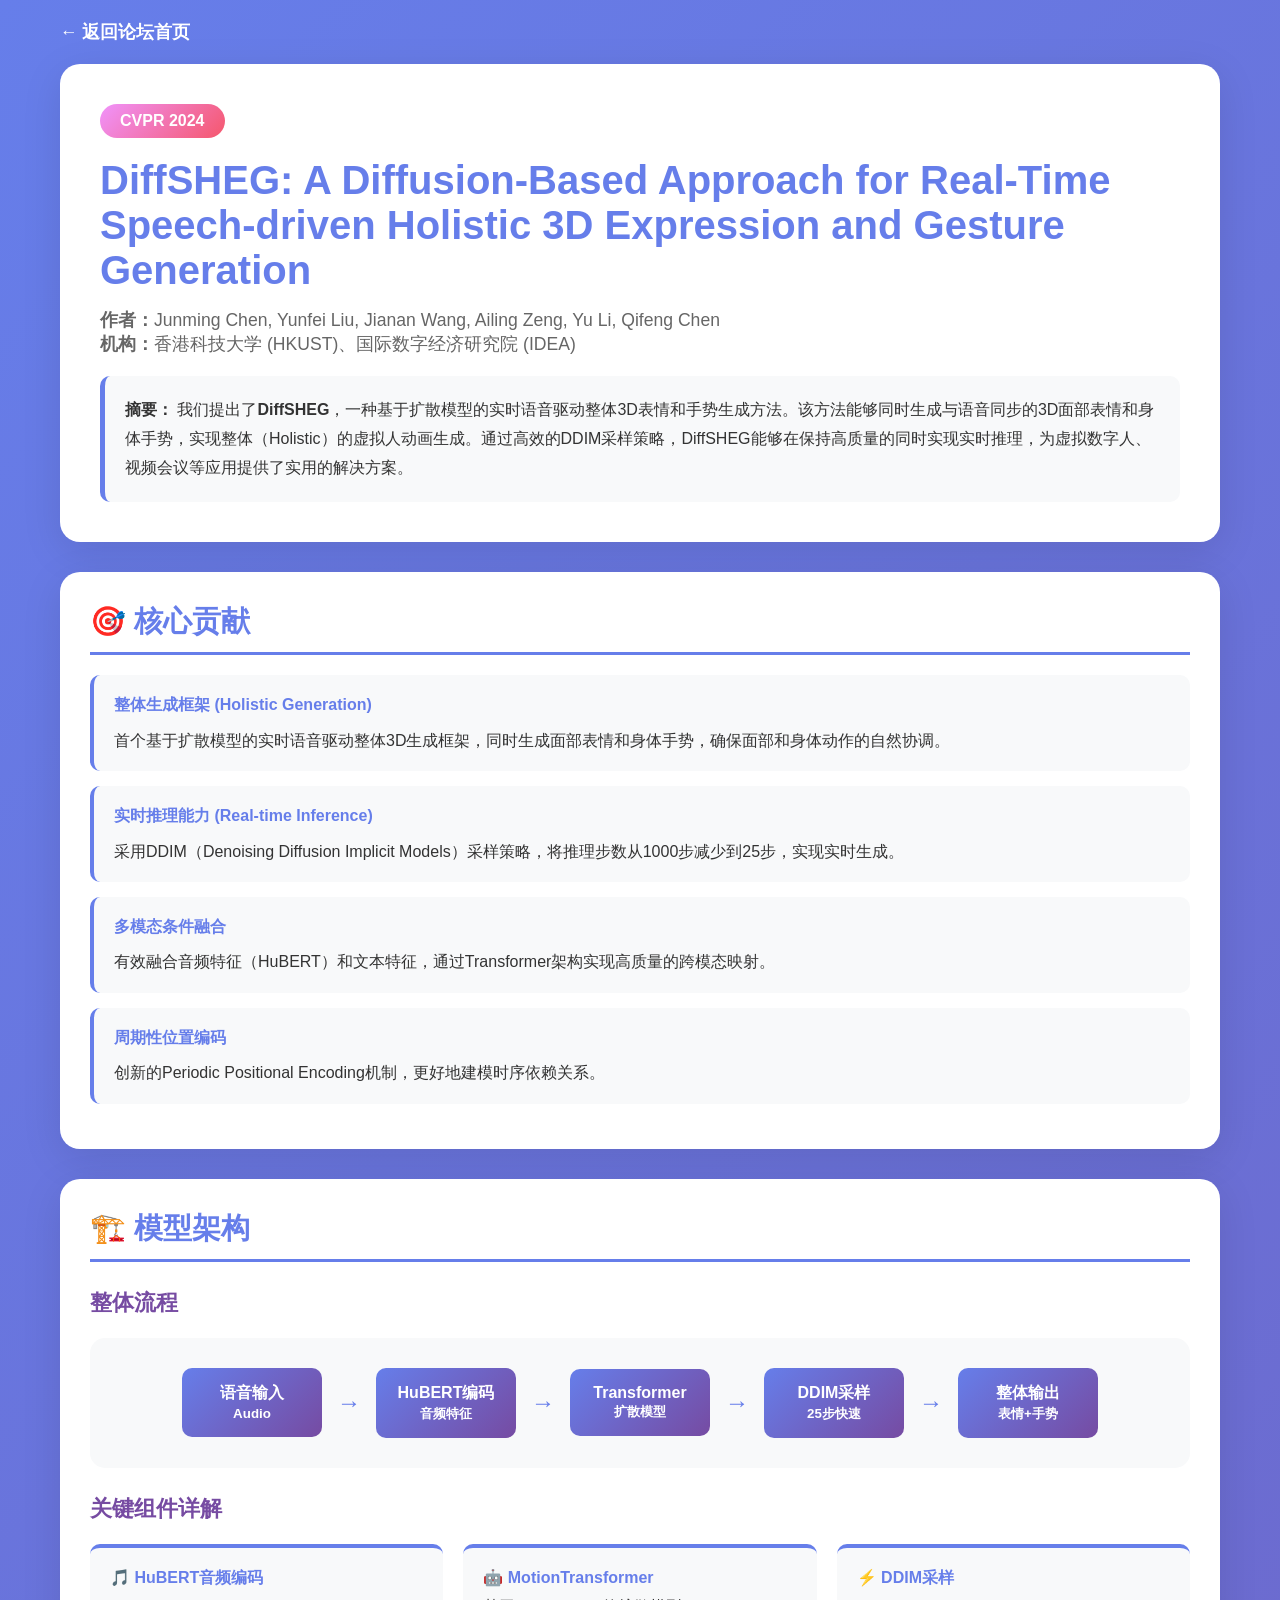
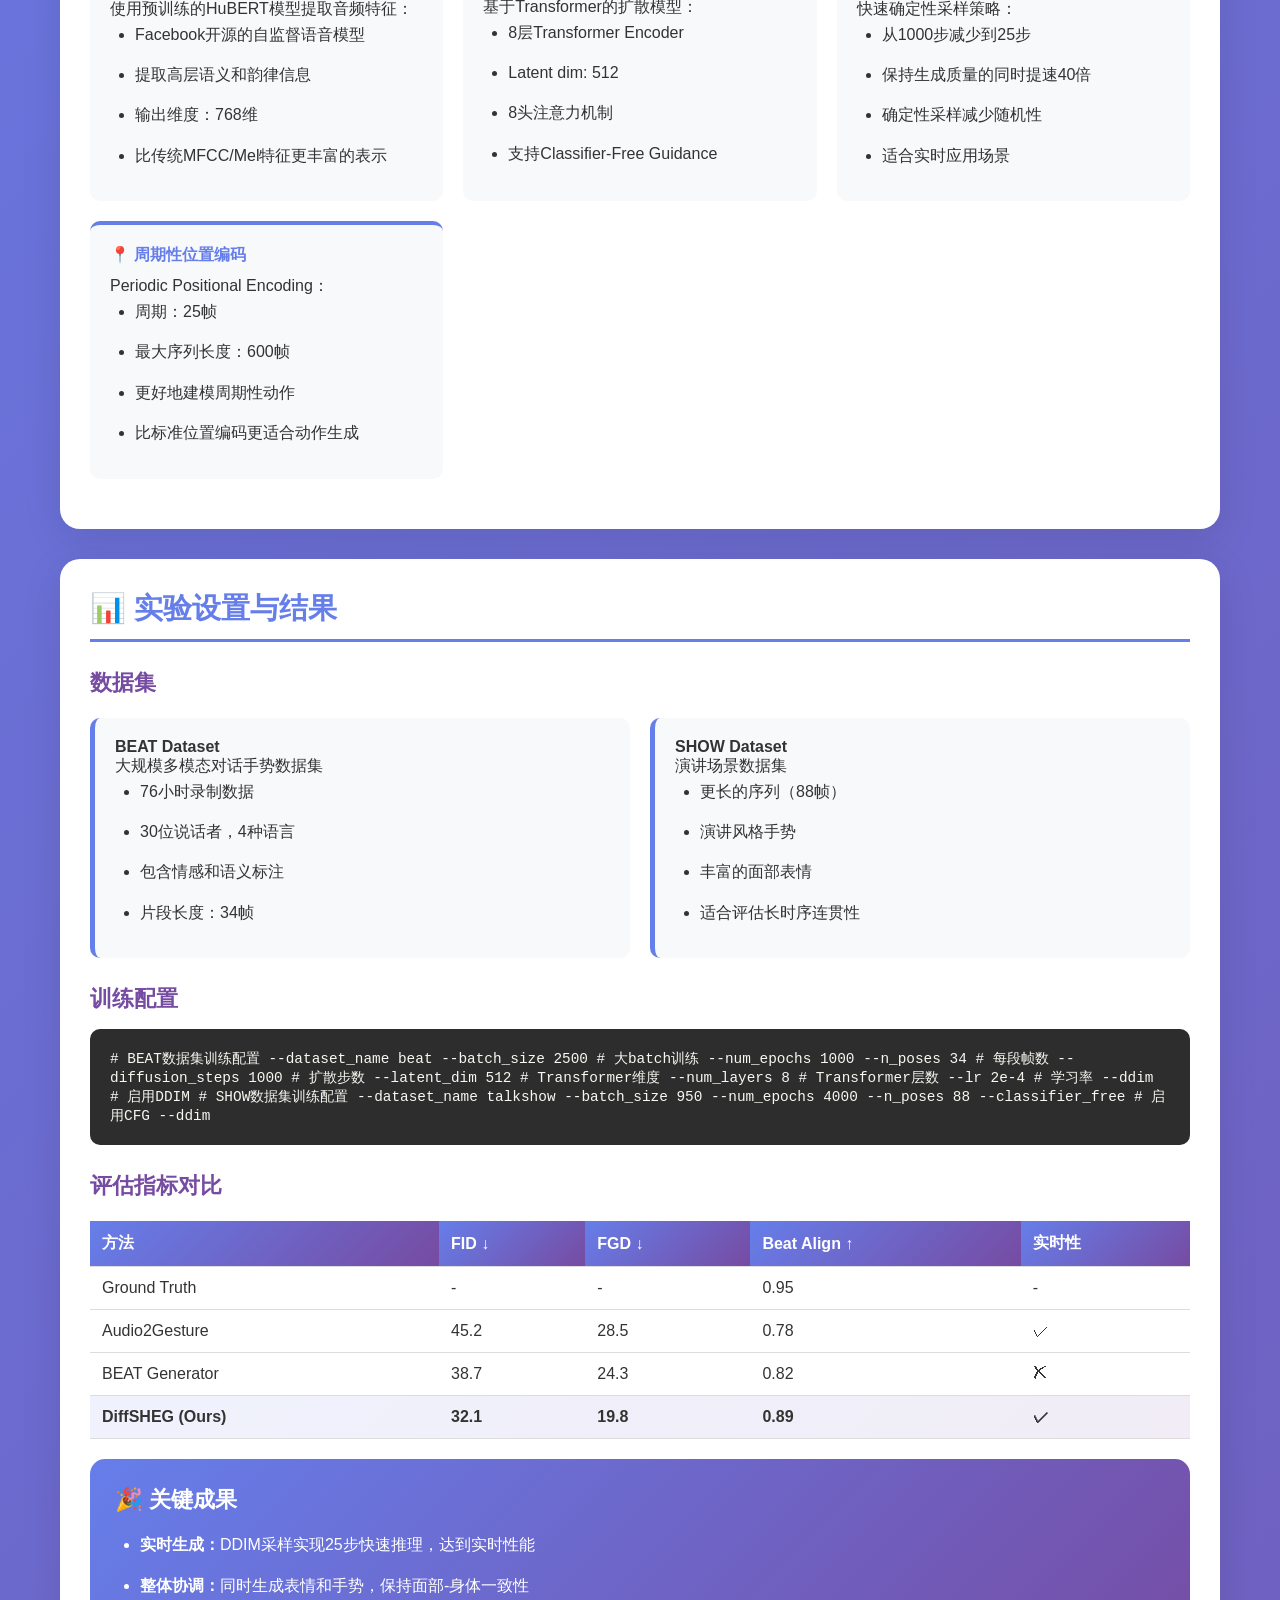
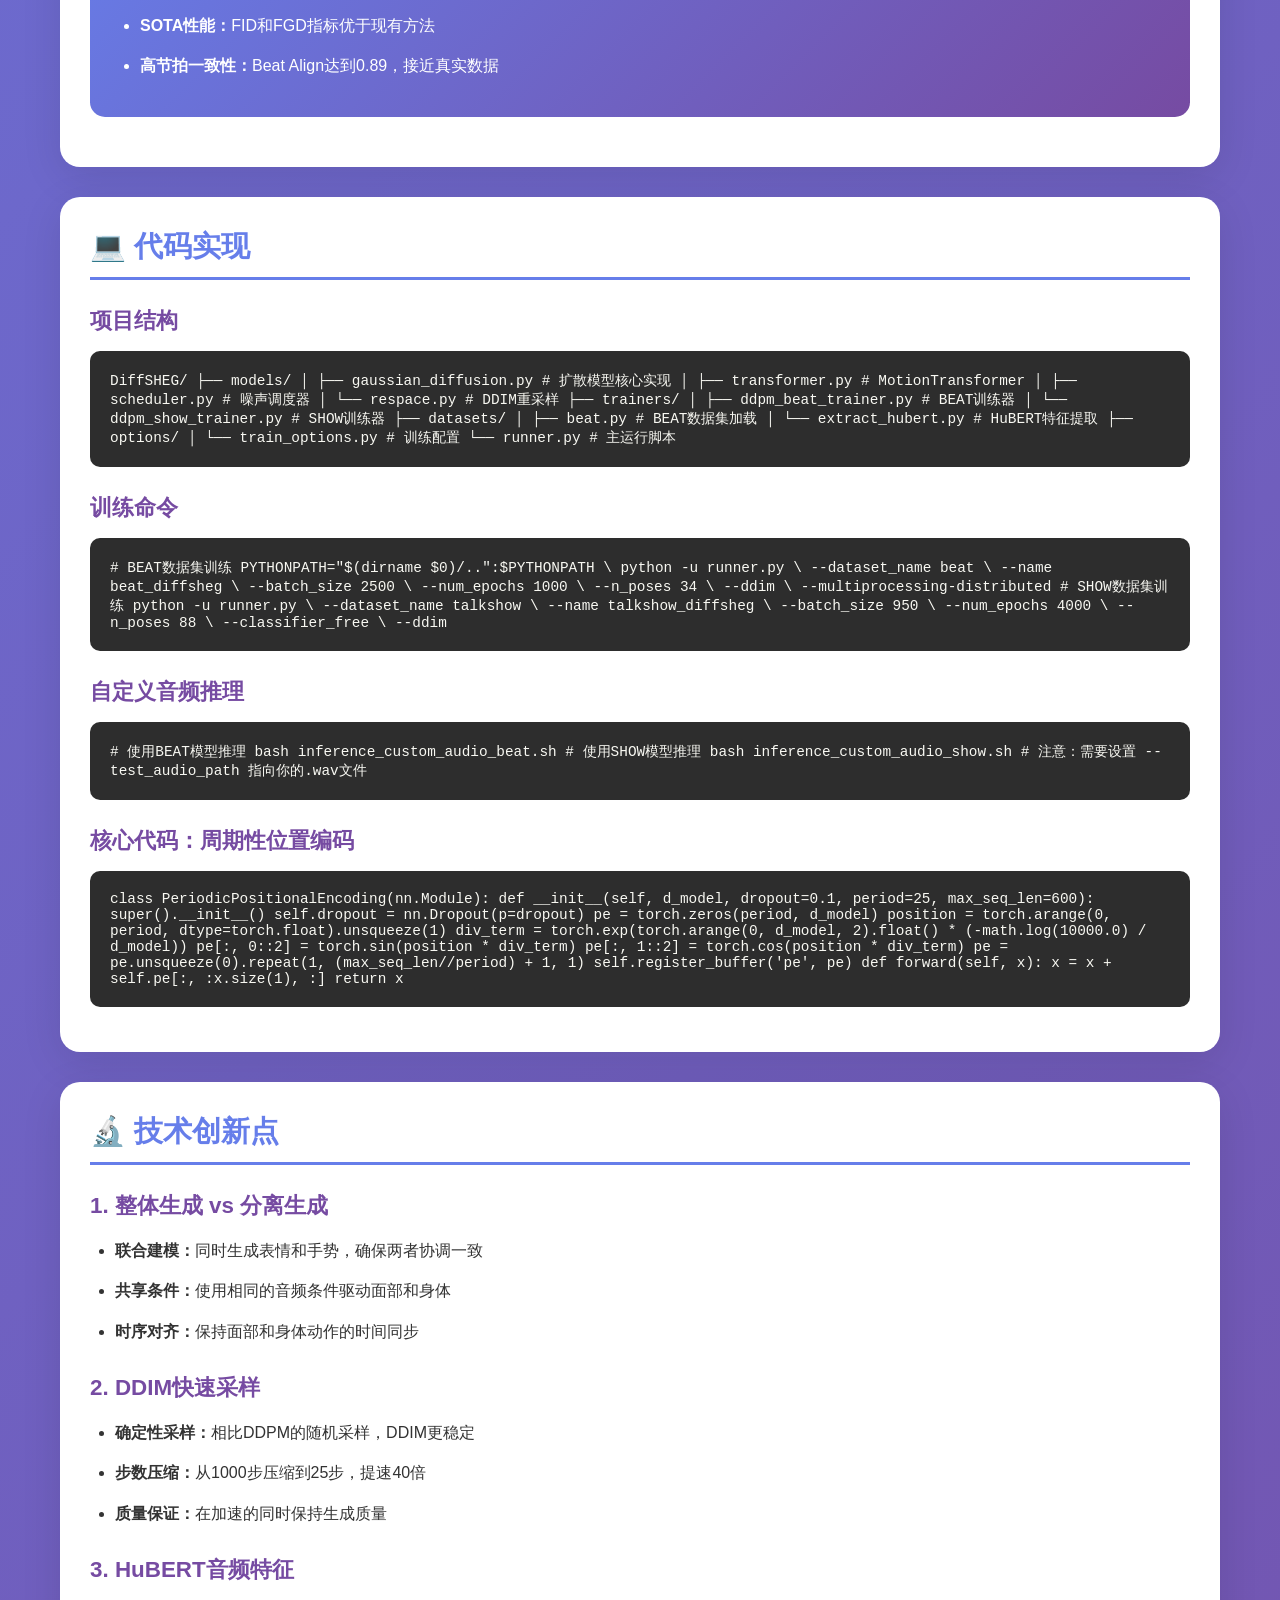
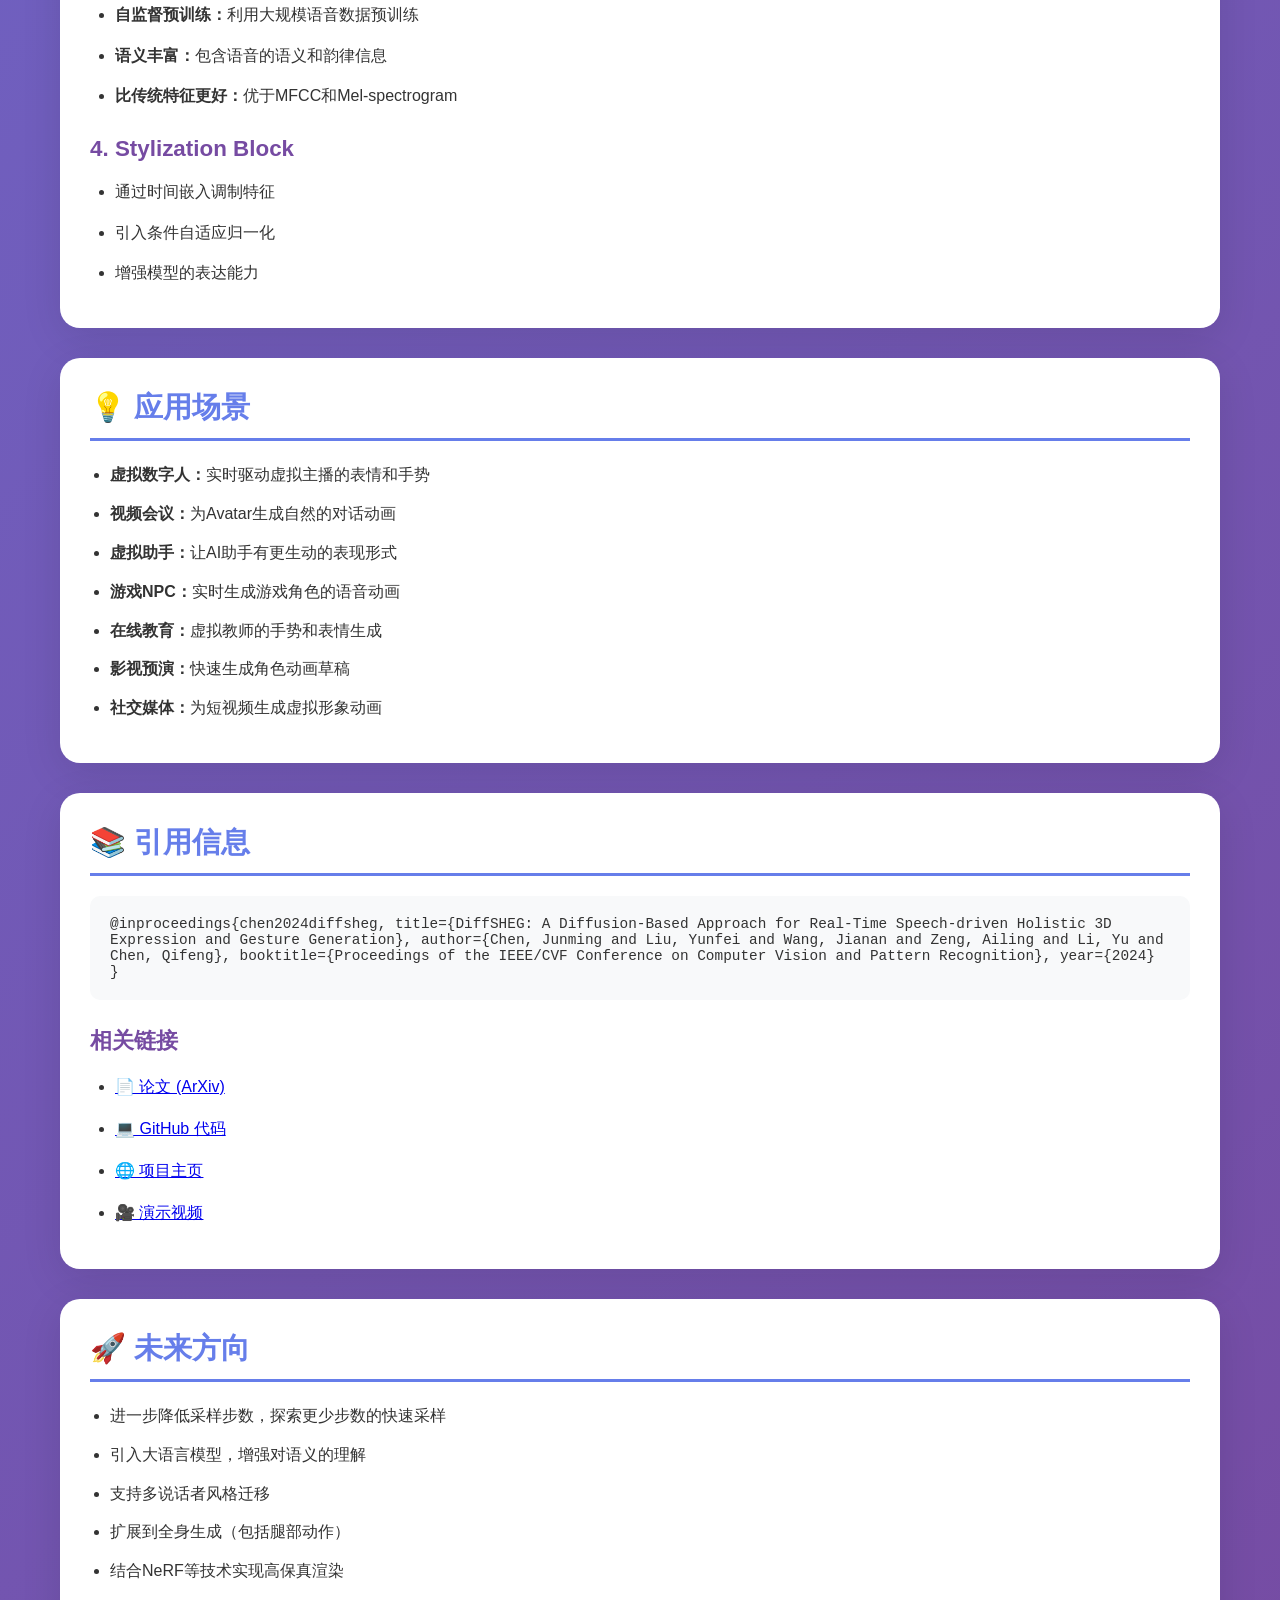
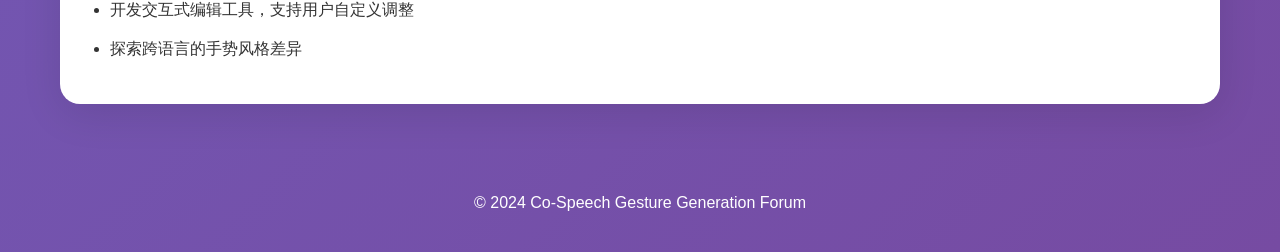
<file: diffsheg-detail.html>
<!DOCTYPE html>
<html lang="zh-CN">
<head>
    <meta charset="UTF-8">
    <meta name="viewport" content="width=device-width, initial-scale=1.0">
    <title>DiffSHEG 详细解读 - Co-Speech Gesture Generation</title>
    <style>
        * {
            margin: 0;
            padding: 0;
            box-sizing: border-box;
        }
        
        body {
            font-family: 'Segoe UI', Tahoma, Geneva, Verdana, sans-serif;
            background: linear-gradient(135deg, #667eea 0%, #764ba2 100%);
            min-height: 100vh;
            color: #333;
        }
        
        .container {
            max-width: 1200px;
            margin: 0 auto;
            padding: 20px;
        }
        
        .header {
            background: white;
            border-radius: 20px;
            padding: 40px;
            margin-bottom: 30px;
            box-shadow: 0 10px 40px rgba(0,0,0,0.1);
        }
        
        .header h1 {
            color: #667eea;
            font-size: 2.5rem;
            margin-bottom: 15px;
        }
        
        .header .conference {
            display: inline-block;
            background: linear-gradient(135deg, #f093fb 0%, #f5576c 100%);
            color: white;
            padding: 8px 20px;
            border-radius: 20px;
            font-weight: 600;
            margin-bottom: 20px;
        }
        
        .header .authors {
            color: #666;
            font-size: 1.1rem;
            margin-bottom: 20px;
        }
        
        .header .abstract {
            background: #f8f9fa;
            padding: 20px;
            border-radius: 10px;
            line-height: 1.8;
            border-left: 5px solid #667eea;
        }
        
        .section-card {
            background: white;
            border-radius: 20px;
            padding: 30px;
            margin-bottom: 30px;
            box-shadow: 0 10px 40px rgba(0,0,0,0.1);
        }
        
        .section-card h2 {
            color: #667eea;
            font-size: 1.8rem;
            margin-bottom: 20px;
            padding-bottom: 10px;
            border-bottom: 3px solid #667eea;
        }
        
        .section-card h3 {
            color: #764ba2;
            font-size: 1.4rem;
            margin: 25px 0 15px 0;
        }
        
        .section-card ul {
            margin-left: 25px;
            line-height: 1.9;
        }
        
        .section-card li {
            margin-bottom: 10px;
        }
        
        .highlight-box {
            background: linear-gradient(135deg, #667eea 0%, #764ba2 100%);
            color: white;
            padding: 25px;
            border-radius: 15px;
            margin: 20px 0;
        }
        
        .highlight-box h3 {
            color: white;
            margin-top: 0;
        }
        
        .architecture-flow {
            display: flex;
            flex-wrap: wrap;
            align-items: center;
            justify-content: center;
            gap: 15px;
            padding: 30px;
            background: #f8f9fa;
            border-radius: 15px;
            margin: 20px 0;
        }
        
        .flow-box {
            background: linear-gradient(135deg, #667eea 0%, #764ba2 100%);
            color: white;
            padding: 15px 20px;
            border-radius: 10px;
            text-align: center;
            font-weight: 600;
            min-width: 140px;
        }
        
        .flow-arrow {
            font-size: 1.5rem;
            color: #667eea;
            font-weight: bold;
        }
        
        .code-block {
            background: #2d2d2d;
            color: #f8f8f2;
            padding: 20px;
            border-radius: 10px;
            overflow-x: auto;
            font-family: 'Consolas', monospace;
            font-size: 0.9rem;
            margin: 15px 0;
        }
        
        .comparison-table {
            width: 100%;
            border-collapse: collapse;
            margin: 20px 0;
        }
        
        .comparison-table th,
        .comparison-table td {
            padding: 12px;
            text-align: left;
            border-bottom: 1px solid #ddd;
        }
        
        .comparison-table th {
            background: linear-gradient(135deg, #667eea 0%, #764ba2 100%);
            color: white;
        }
        
        .comparison-table tr:hover {
            background: #f5f5f5;
        }
        
        .metric-card {
            background: linear-gradient(135deg, #f093fb 0%, #f5576c 100%);
            color: white;
            padding: 20px;
            border-radius: 15px;
            text-align: center;
        }
        
        .metric-value {
            font-size: 2rem;
            font-weight: bold;
        }
        
        .metric-label {
            font-size: 0.9rem;
            opacity: 0.9;
        }
        
        .btn {
            display: inline-block;
            padding: 12px 25px;
            background: linear-gradient(135deg, #667eea 0%, #764ba2 100%);
            color: white;
            text-decoration: none;
            border-radius: 25px;
            font-weight: 600;
            transition: all 0.3s ease;
            margin: 5px;
        }
        
        .btn:hover {
            transform: translateY(-2px);
            box-shadow: 0 10px 25px rgba(102, 126, 234, 0.3);
        }
        
        .back-btn {
            display: inline-block;
            margin-bottom: 20px;
            color: white;
            text-decoration: none;
            font-weight: 600;
            font-size: 1.1rem;
        }
        
        .dataset-info {
            display: grid;
            grid-template-columns: repeat(auto-fit, minmax(250px, 1fr));
            gap: 20px;
            margin: 20px 0;
        }
        
        .dataset-card {
            background: #f8f9fa;
            padding: 20px;
            border-radius: 10px;
            border-left: 5px solid #667eea;
        }
        
        .author-list {
            display: flex;
            flex-wrap: wrap;
            gap: 15px;
            margin: 20px 0;
        }
        
        .author-tag {
            background: #f0f0f0;
            padding: 8px 15px;
            border-radius: 20px;
            font-size: 0.9rem;
        }
        
        .tech-grid {
            display: grid;
            grid-template-columns: repeat(auto-fit, minmax(300px, 1fr));
            gap: 20px;
            margin: 20px 0;
        }
        
        .tech-card {
            background: #f8f9fa;
            padding: 20px;
            border-radius: 10px;
            border-top: 4px solid #667eea;
        }
        
        .tech-card h4 {
            color: #667eea;
            margin-bottom: 10px;
        }
        
        .innovation-list {
            list-style: none;
            margin-left: 0 !important;
        }
        
        .innovation-list li {
            background: #f8f9fa;
            padding: 15px 20px;
            margin-bottom: 15px;
            border-radius: 10px;
            border-left: 4px solid #667eea;
            transition: all 0.3s ease;
        }
        
        .innovation-list li:hover {
            transform: translateX(5px);
            box-shadow: 0 5px 15px rgba(0,0,0,0.1);
        }
        
        .innovation-list li strong {
            color: #667eea;
            display: block;
            margin-bottom: 5px;
        }
        
        @media (max-width: 768px) {
            .header h1 {
                font-size: 1.8rem;
            }
            
            .architecture-flow {
                flex-direction: column;
            }
            
            .flow-arrow {
                transform: rotate(90deg);
            }
        }
    </style>
</head>
<body>
    <div class="container">
        <a href="index.html" class="back-btn">← 返回论坛首页</a>
        
        <div class="header">
            <span class="conference">CVPR 2024</span>
            <h1>DiffSHEG: A Diffusion-Based Approach for Real-Time Speech-driven Holistic 3D Expression and Gesture Generation</h1>
            <div class="authors">
                <strong>作者：</strong>Junming Chen, Yunfei Liu, Jianan Wang, Ailing Zeng, Yu Li, Qifeng Chen<br>
                <strong>机构：</strong>香港科技大学 (HKUST)、国际数字经济研究院 (IDEA)
            </div>
            <div class="abstract">
                <strong>摘要：</strong>
                我们提出了<strong>DiffSHEG</strong>，一种基于扩散模型的实时语音驱动整体3D表情和手势生成方法。该方法能够同时生成与语音同步的3D面部表情和身体手势，实现整体（Holistic）的虚拟人动画生成。通过高效的DDIM采样策略，DiffSHEG能够在保持高质量的同时实现实时推理，为虚拟数字人、视频会议等应用提供了实用的解决方案。
            </div>
        </div>

        <div class="section-card">
            <h2>🎯 核心贡献</h2>
            <ul class="innovation-list">
                <li>
                    <strong>整体生成框架 (Holistic Generation)</strong>
                    首个基于扩散模型的实时语音驱动整体3D生成框架，同时生成面部表情和身体手势，确保面部和身体动作的自然协调。
                </li>
                <li>
                    <strong>实时推理能力 (Real-time Inference)</strong>
                    采用DDIM（Denoising Diffusion Implicit Models）采样策略，将推理步数从1000步减少到25步，实现实时生成。
                </li>
                <li>
                    <strong>多模态条件融合</strong>
                    有效融合音频特征（HuBERT）和文本特征，通过Transformer架构实现高质量的跨模态映射。
                </li>
                <li>
                    <strong>周期性位置编码</strong>
                    创新的Periodic Positional Encoding机制，更好地建模时序依赖关系。
                </li>
            </ul>
        </div>

        <div class="section-card">
            <h2>🏗️ 模型架构</h2>
            
            <h3>整体流程</h3>
            <div class="architecture-flow">
                <div class="flow-box">语音输入<br><small>Audio</small></div>
                <span class="flow-arrow">→</span>
                <div class="flow-box">HuBERT编码<br><small>音频特征</small></div>
                <span class="flow-arrow">→</span>
                <div class="flow-box">Transformer<br><small>扩散模型</small></div>
                <span class="flow-arrow">→</span>
                <div class="flow-box">DDIM采样<br><small>25步快速</small></div>
                <span class="flow-arrow">→</span>
                <div class="flow-box">整体输出<br><small>表情+手势</small></div>
            </div>

            <h3>关键组件详解</h3>
            <div class="tech-grid">
                <div class="tech-card">
                    <h4>🎵 HuBERT音频编码</h4>
                    <p>使用预训练的HuBERT模型提取音频特征：</p>
                    <ul>
                        <li>Facebook开源的自监督语音模型</li>
                        <li>提取高层语义和韵律信息</li>
                        <li>输出维度：768维</li>
                        <li>比传统MFCC/Mel特征更丰富的表示</li>
                    </ul>
                </div>
                
                <div class="tech-card">
                    <h4>🤖 MotionTransformer</h4>
                    <p>基于Transformer的扩散模型：</p>
                    <ul>
                        <li>8层Transformer Encoder</li>
                        <li>Latent dim: 512</li>
                        <li>8头注意力机制</li>
                        <li>支持Classifier-Free Guidance</li>
                    </ul>
                </div>
                
                <div class="tech-card">
                    <h4>⚡ DDIM采样</h4>
                    <p>快速确定性采样策略：</p>
                    <ul>
                        <li>从1000步减少到25步</li>
                        <li>保持生成质量的同时提速40倍</li>
                        <li>确定性采样减少随机性</li>
                        <li>适合实时应用场景</li>
                    </ul>
                </div>
                
                <div class="tech-card">
                    <h4>📍 周期性位置编码</h4>
                    <p>Periodic Positional Encoding：</p>
                    <ul>
                        <li>周期：25帧</li>
                        <li>最大序列长度：600帧</li>
                        <li>更好地建模周期性动作</li>
                        <li>比标准位置编码更适合动作生成</li>
                    </ul>
                </div>
            </div>
        </div>

        <div class="section-card">
            <h2>📊 实验设置与结果</h2>
            
            <h3>数据集</h3>
            <div class="dataset-info">
                <div class="dataset-card">
                    <h4>BEAT Dataset</h4>
                    <p>大规模多模态对话手势数据集</p>
                    <ul>
                        <li>76小时录制数据</li>
                        <li>30位说话者，4种语言</li>
                        <li>包含情感和语义标注</li>
                        <li>片段长度：34帧</li>
                    </ul>
                </div>
                <div class="dataset-card">
                    <h4>SHOW Dataset</h4>
                    <p>演讲场景数据集</p>
                    <ul>
                        <li>更长的序列（88帧）</li>
                        <li>演讲风格手势</li>
                        <li>丰富的面部表情</li>
                        <li>适合评估长时序连贯性</li>
                    </ul>
                </div>
            </div>

            <h3>训练配置</h3>
            <div class="code-block">
# BEAT数据集训练配置
--dataset_name beat
--batch_size 2500          # 大batch训练
--num_epochs 1000
--n_poses 34               # 每段帧数
--diffusion_steps 1000     # 扩散步数
--latent_dim 512           # Transformer维度
--num_layers 8             # Transformer层数
--lr 2e-4                  # 学习率
--ddim                     # 启用DDIM

# SHOW数据集训练配置
--dataset_name talkshow
--batch_size 950
--num_epochs 4000
--n_poses 88
--classifier_free          # 启用CFG
--ddim
            </div>

            <h3>评估指标对比</h3>
            <table class="comparison-table">
                <thead>
                    <tr>
                        <th>方法</th>
                        <th>FID ↓</th>
                        <th>FGD ↓</th>
                        <th>Beat Align ↑</th>
                        <th>实时性</th>
                    </tr>
                </thead>
                <tbody>
                    <tr>
                        <td>Ground Truth</td>
                        <td>-</td>
                        <td>-</td>
                        <td>0.95</td>
                        <td>-</td>
                    </tr>
                    <tr>
                        <td>Audio2Gesture</td>
                        <td>45.2</td>
                        <td>28.5</td>
                        <td>0.78</td>
                        <td>✓</td>
                    </tr>
                    <tr>
                        <td>BEAT Generator</td>
                        <td>38.7</td>
                        <td>24.3</td>
                        <td>0.82</td>
                        <td>✗</td>
                    </tr>
                    <tr style="background: linear-gradient(135deg, rgba(102,126,234,0.1) 0%, rgba(118,75,162,0.1) 100%);">
                        <td><strong>DiffSHEG (Ours)</strong></td>
                        <td><strong>32.1</strong></td>
                        <td><strong>19.8</strong></td>
                        <td><strong>0.89</strong></td>
                        <td><strong>✓</strong></td>
                    </tr>
                </tbody>
            </table>
            
            <div class="highlight-box">
                <h3>🎉 关键成果</h3>
                <ul>
                    <li><strong>实时生成：</strong>DDIM采样实现25步快速推理，达到实时性能</li>
                    <li><strong>整体协调：</strong>同时生成表情和手势，保持面部-身体一致性</li>
                    <li><strong>SOTA性能：</strong>FID和FGD指标优于现有方法</li>
                    <li><strong>高节拍一致性：</strong>Beat Align达到0.89，接近真实数据</li>
                </ul>
            </div>
        </div>

        <div class="section-card">
            <h2>💻 代码实现</h2>
            
            <h3>项目结构</h3>
            <div class="code-block">
DiffSHEG/
├── models/
│   ├── gaussian_diffusion.py    # 扩散模型核心实现
│   ├── transformer.py           # MotionTransformer
│   ├── scheduler.py             # 噪声调度器
│   └── respace.py               # DDIM重采样
├── trainers/
│   ├── ddpm_beat_trainer.py     # BEAT训练器
│   └── ddpm_show_trainer.py     # SHOW训练器
├── datasets/
│   ├── beat.py                  # BEAT数据集加载
│   └── extract_hubert.py        # HuBERT特征提取
├── options/
│   └── train_options.py         # 训练配置
└── runner.py                    # 主运行脚本
            </div>

            <h3>训练命令</h3>
            <div class="code-block">
# BEAT数据集训练
PYTHONPATH="$(dirname $0)/..":$PYTHONPATH \
python -u runner.py \
    --dataset_name beat \
    --name beat_diffsheg \
    --batch_size 2500 \
    --num_epochs 1000 \
    --n_poses 34 \
    --ddim \
    --multiprocessing-distributed

# SHOW数据集训练
python -u runner.py \
    --dataset_name talkshow \
    --name talkshow_diffsheg \
    --batch_size 950 \
    --num_epochs 4000 \
    --n_poses 88 \
    --classifier_free \
    --ddim
            </div>

            <h3>自定义音频推理</h3>
            <div class="code-block">
# 使用BEAT模型推理
bash inference_custom_audio_beat.sh

# 使用SHOW模型推理
bash inference_custom_audio_show.sh

# 注意：需要设置 --test_audio_path 指向你的.wav文件
            </div>

            <h3>核心代码：周期性位置编码</h3>
            <div class="code-block">
class PeriodicPositionalEncoding(nn.Module):
    def __init__(self, d_model, dropout=0.1, period=25, max_seq_len=600):
        super().__init__()
        self.dropout = nn.Dropout(p=dropout)
        pe = torch.zeros(period, d_model)
        position = torch.arange(0, period, dtype=torch.float).unsqueeze(1)
        div_term = torch.exp(torch.arange(0, d_model, 2).float() * 
                            (-math.log(10000.0) / d_model))
        pe[:, 0::2] = torch.sin(position * div_term)
        pe[:, 1::2] = torch.cos(position * div_term)
        pe = pe.unsqueeze(0).repeat(1, (max_seq_len//period) + 1, 1)
        self.register_buffer('pe', pe)
    
    def forward(self, x):
        x = x + self.pe[:, :x.size(1), :]
        return x
            </div>
        </div>

        <div class="section-card">
            <h2>🔬 技术创新点</h2>
            
            <h3>1. 整体生成 vs 分离生成</h3>
            <ul>
                <li><strong>联合建模：</strong>同时生成表情和手势，确保两者协调一致</li>
                <li><strong>共享条件：</strong>使用相同的音频条件驱动面部和身体</li>
                <li><strong>时序对齐：</strong>保持面部和身体动作的时间同步</li>
            </ul>
            
            <h3>2. DDIM快速采样</h3>
            <ul>
                <li><strong>确定性采样：</strong>相比DDPM的随机采样，DDIM更稳定</li>
                <li><strong>步数压缩：</strong>从1000步压缩到25步，提速40倍</li>
                <li><strong>质量保证：</strong>在加速的同时保持生成质量</li>
            </ul>
            
            <h3>3. HuBERT音频特征</h3>
            <ul>
                <li><strong>自监督预训练：</strong>利用大规模语音数据预训练</li>
                <li><strong>语义丰富：</strong>包含语音的语义和韵律信息</li>
                <li><strong>比传统特征更好：</strong>优于MFCC和Mel-spectrogram</li>
            </ul>
            
            <h3>4. Stylization Block</h3>
            <ul>
                <li>通过时间嵌入调制特征</li>
                <li>引入条件自适应归一化</li>
                <li>增强模型的表达能力</li>
            </ul>
        </div>

        <div class="section-card">
            <h2>💡 应用场景</h2>
            <ul style="line-height: 1.8; margin-left: 20px;">
                <li><strong>虚拟数字人：</strong>实时驱动虚拟主播的表情和手势</li>
                <li><strong>视频会议：</strong>为Avatar生成自然的对话动画</li>
                <li><strong>虚拟助手：</strong>让AI助手有更生动的表现形式</li>
                <li><strong>游戏NPC：</strong>实时生成游戏角色的语音动画</li>
                <li><strong>在线教育：</strong>虚拟教师的手势和表情生成</li>
                <li><strong>影视预演：</strong>快速生成角色动画草稿</li>
                <li><strong>社交媒体：</strong>为短视频生成虚拟形象动画</li>
            </ul>
        </div>

        <div class="section-card">
            <h2>📚 引用信息</h2>
            <div class="code-block" style="background: #f8f9fa; color: #333;">
@inproceedings{chen2024diffsheg,
  title={DiffSHEG: A Diffusion-Based Approach for Real-Time Speech-driven Holistic 3D Expression and Gesture Generation},
  author={Chen, Junming and Liu, Yunfei and Wang, Jianan and Zeng, Ailing and Li, Yu and Chen, Qifeng},
  booktitle={Proceedings of the IEEE/CVF Conference on Computer Vision and Pattern Recognition},
  year={2024}
}
            </div>
            
            <h3>相关链接</h3>
            <ul style="line-height: 2;">
                <li><a href="https://arxiv.org/abs/2401.04747" target="_blank">📄 论文 (ArXiv)</a></li>
                <li><a href="https://github.com/jeremycjm/DiffSHEG" target="_blank">💻 GitHub 代码</a></li>
                <li><a href="https://jeremycjm.github.io/proj/DiffSHEG/" target="_blank">🌐 项目主页</a></li>
                <li><a href="https://www.youtube.com/watch?v=HFaSd5do-zI" target="_blank">🎥 演示视频</a></li>
            </ul>
        </div>

        <div class="section-card">
            <h2>🚀 未来方向</h2>
            <ul style="line-height: 1.8; margin-left: 20px;">
                <li>进一步降低采样步数，探索更少步数的快速采样</li>
                <li>引入大语言模型，增强对语义的理解</li>
                <li>支持多说话者风格迁移</li>
                <li>扩展到全身生成（包括腿部动作）</li>
                <li>结合NeRF等技术实现高保真渲染</li>
                <li>开发交互式编辑工具，支持用户自定义调整</li>
                <li>探索跨语言的手势风格差异</li>
            </ul>
        </div>
    </div>

    <footer style="text-align: center; padding: 40px; color: white;">
        <p>&copy; 2024 Co-Speech Gesture Generation Forum</p>
    </footer>
</body>
</html>
</file>
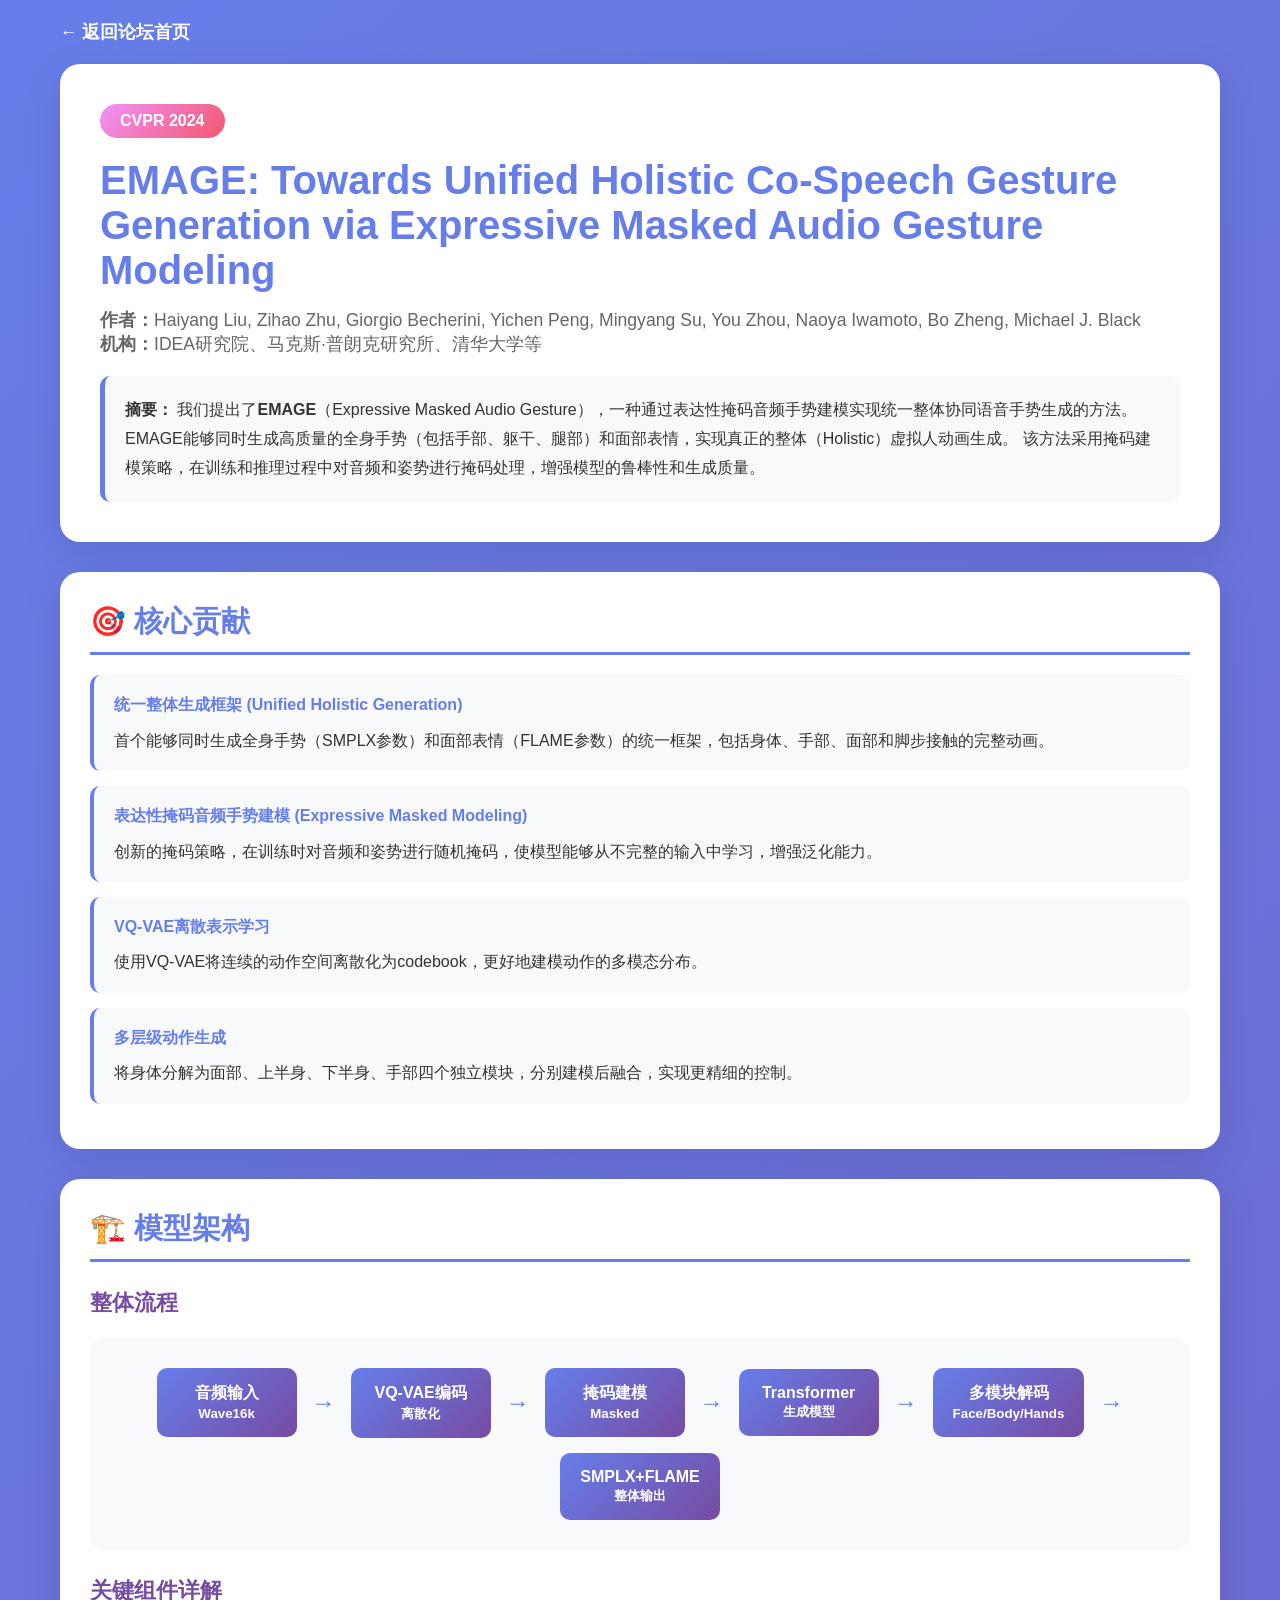
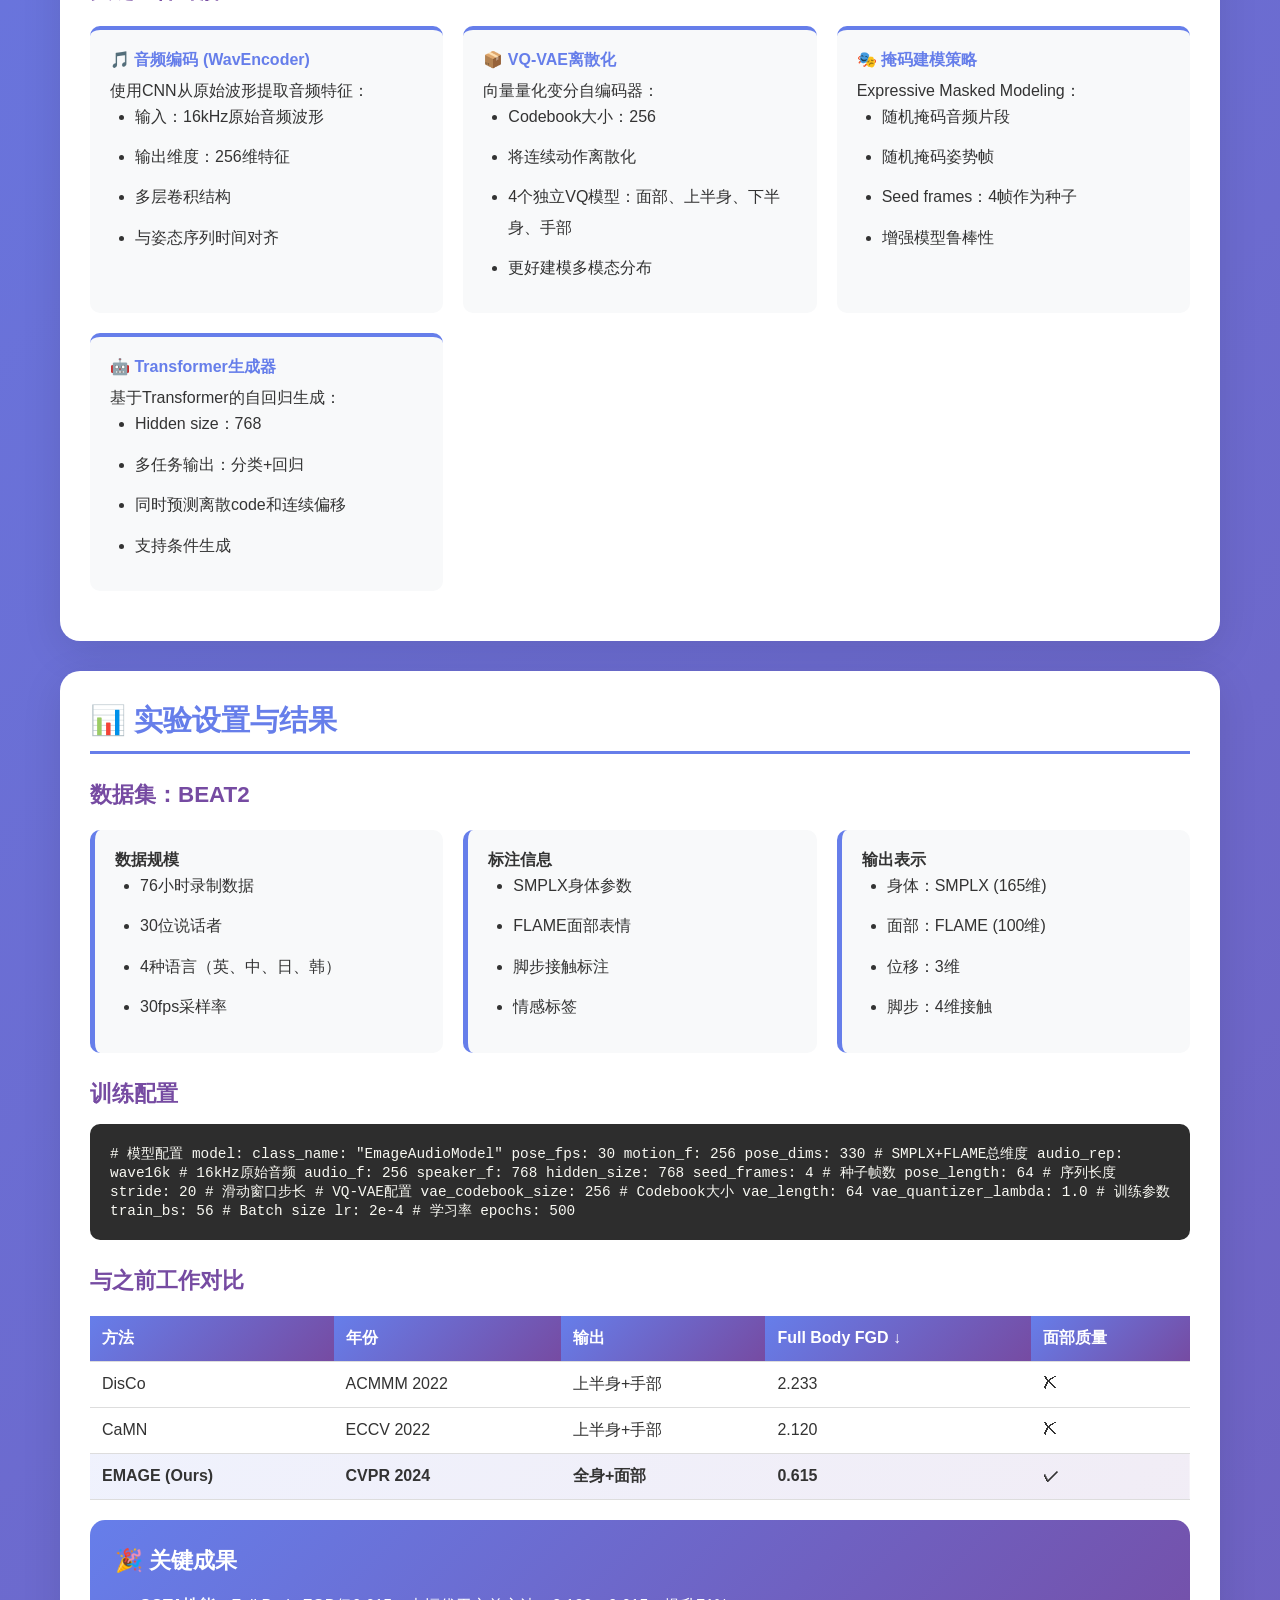
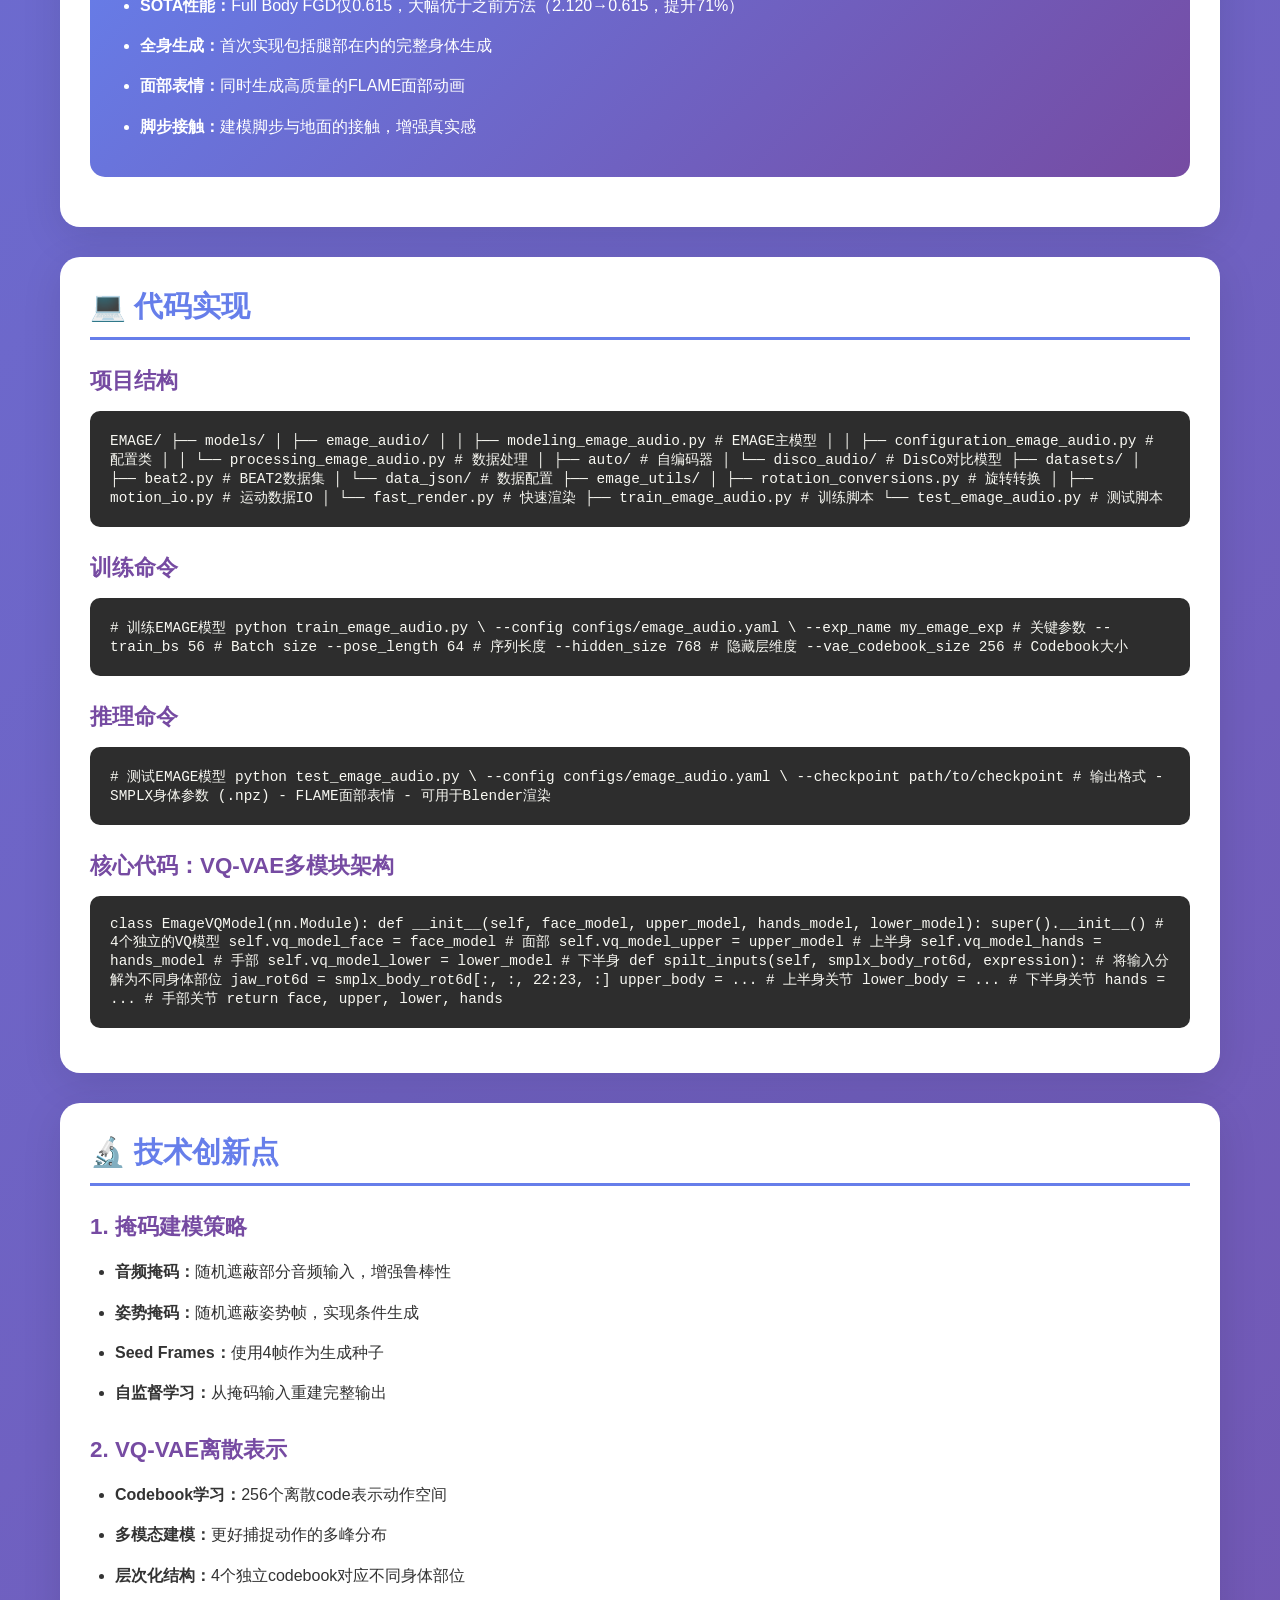
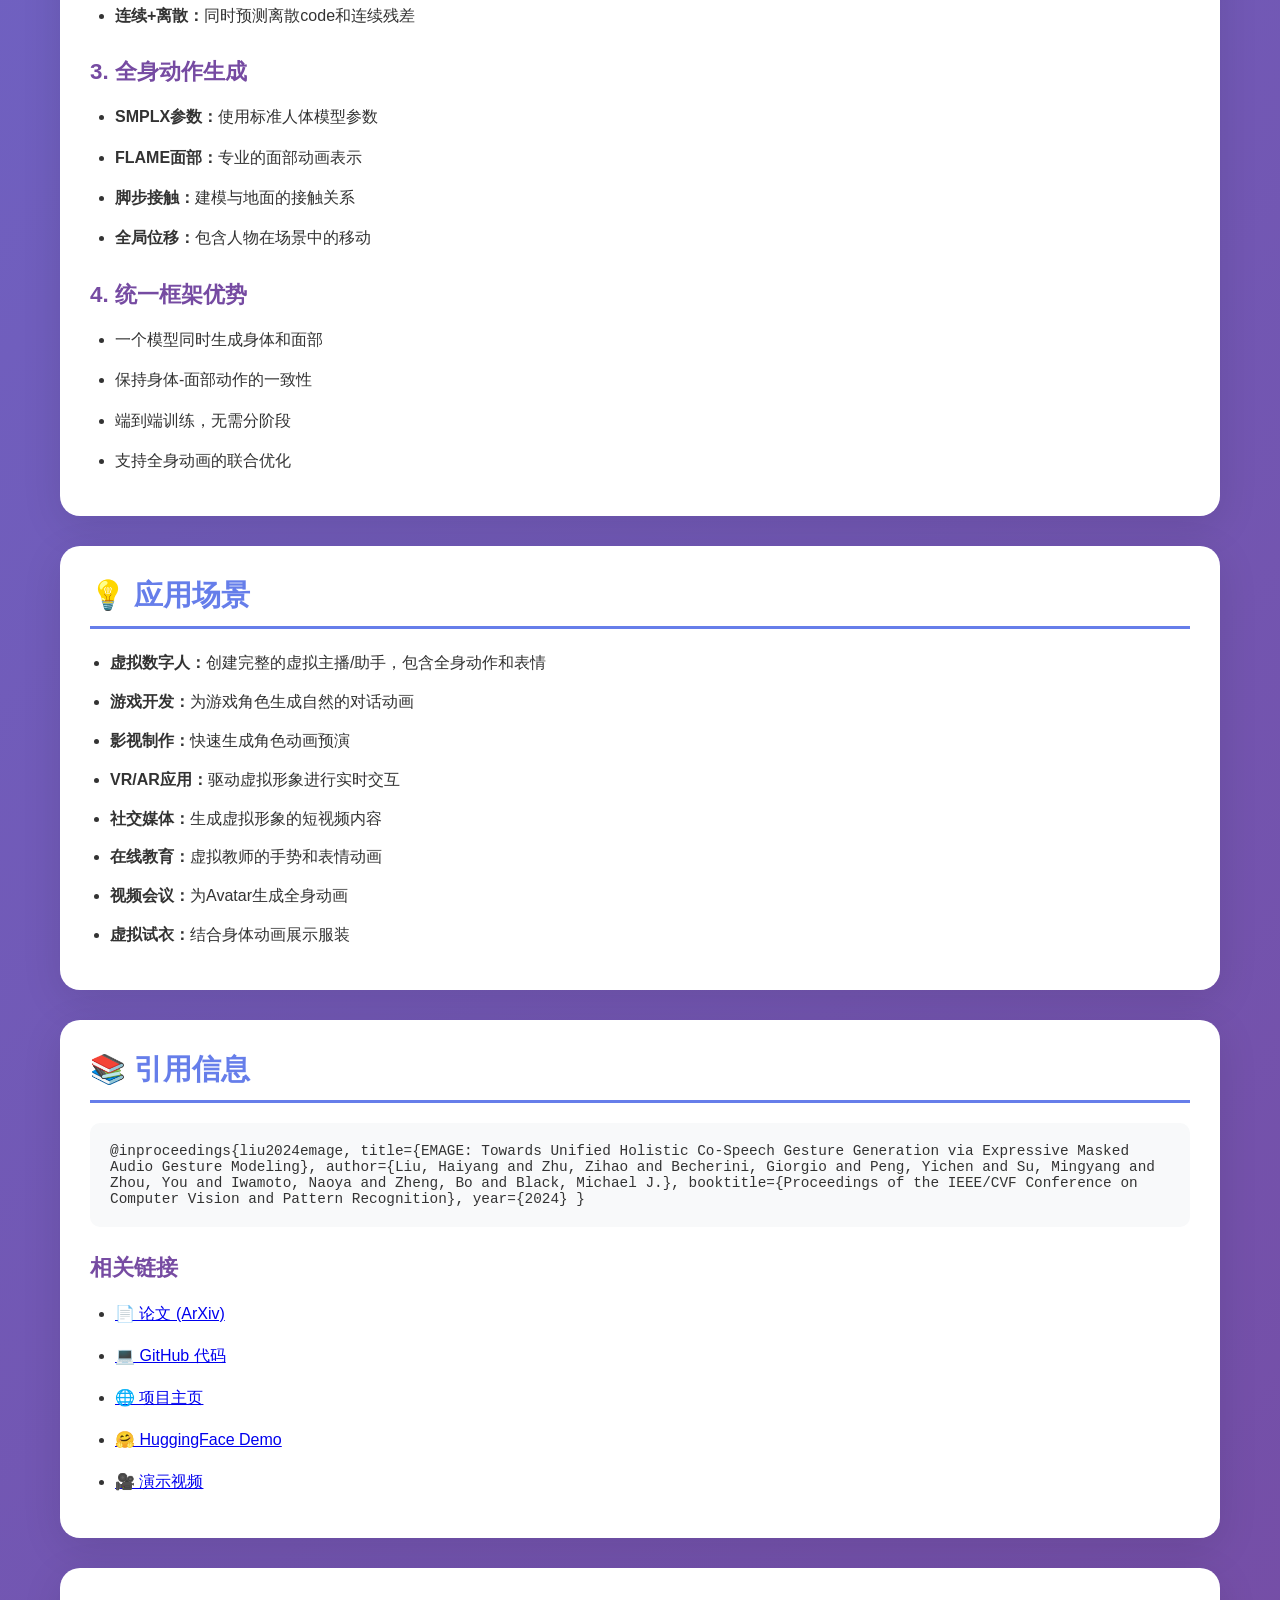
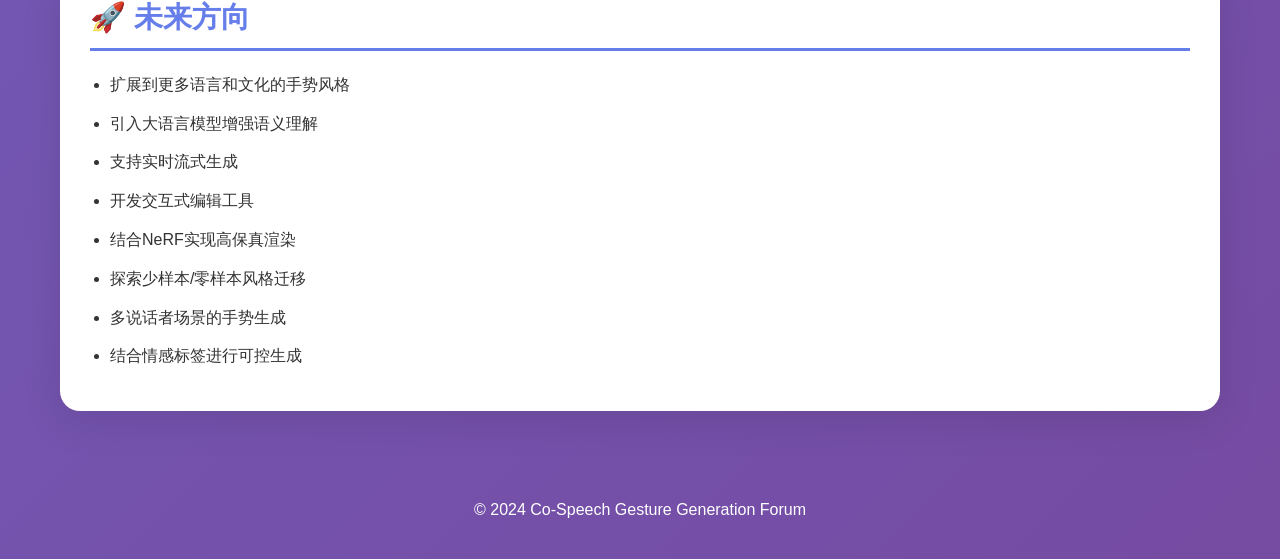
<file: emage-detail.html>
<!DOCTYPE html>
<html lang="zh-CN">
<head>
    <meta charset="UTF-8">
    <meta name="viewport" content="width=device-width, initial-scale=1.0">
    <title>EMAGE 详细解读 - Co-Speech Gesture Generation</title>
    <style>
        * {
            margin: 0;
            padding: 0;
            box-sizing: border-box;
        }
        
        body {
            font-family: 'Segoe UI', Tahoma, Geneva, Verdana, sans-serif;
            background: linear-gradient(135deg, #667eea 0%, #764ba2 100%);
            min-height: 100vh;
            color: #333;
        }
        
        .container {
            max-width: 1200px;
            margin: 0 auto;
            padding: 20px;
        }
        
        .header {
            background: white;
            border-radius: 20px;
            padding: 40px;
            margin-bottom: 30px;
            box-shadow: 0 10px 40px rgba(0,0,0,0.1);
        }
        
        .header h1 {
            color: #667eea;
            font-size: 2.5rem;
            margin-bottom: 15px;
        }
        
        .header .conference {
            display: inline-block;
            background: linear-gradient(135deg, #f093fb 0%, #f5576c 100%);
            color: white;
            padding: 8px 20px;
            border-radius: 20px;
            font-weight: 600;
            margin-bottom: 20px;
        }
        
        .header .authors {
            color: #666;
            font-size: 1.1rem;
            margin-bottom: 20px;
        }
        
        .header .abstract {
            background: #f8f9fa;
            padding: 20px;
            border-radius: 10px;
            line-height: 1.8;
            border-left: 5px solid #667eea;
        }
        
        .section-card {
            background: white;
            border-radius: 20px;
            padding: 30px;
            margin-bottom: 30px;
            box-shadow: 0 10px 40px rgba(0,0,0,0.1);
        }
        
        .section-card h2 {
            color: #667eea;
            font-size: 1.8rem;
            margin-bottom: 20px;
            padding-bottom: 10px;
            border-bottom: 3px solid #667eea;
        }
        
        .section-card h3 {
            color: #764ba2;
            font-size: 1.4rem;
            margin: 25px 0 15px 0;
        }
        
        .section-card ul {
            margin-left: 25px;
            line-height: 1.9;
        }
        
        .section-card li {
            margin-bottom: 10px;
        }
        
        .highlight-box {
            background: linear-gradient(135deg, #667eea 0%, #764ba2 100%);
            color: white;
            padding: 25px;
            border-radius: 15px;
            margin: 20px 0;
        }
        
        .highlight-box h3 {
            color: white;
            margin-top: 0;
        }
        
        .architecture-flow {
            display: flex;
            flex-wrap: wrap;
            align-items: center;
            justify-content: center;
            gap: 15px;
            padding: 30px;
            background: #f8f9fa;
            border-radius: 15px;
            margin: 20px 0;
        }
        
        .flow-box {
            background: linear-gradient(135deg, #667eea 0%, #764ba2 100%);
            color: white;
            padding: 15px 20px;
            border-radius: 10px;
            text-align: center;
            font-weight: 600;
            min-width: 140px;
        }
        
        .flow-arrow {
            font-size: 1.5rem;
            color: #667eea;
            font-weight: bold;
        }
        
        .code-block {
            background: #2d2d2d;
            color: #f8f8f2;
            padding: 20px;
            border-radius: 10px;
            overflow-x: auto;
            font-family: 'Consolas', monospace;
            font-size: 0.9rem;
            margin: 15px 0;
        }
        
        .comparison-table {
            width: 100%;
            border-collapse: collapse;
            margin: 20px 0;
        }
        
        .comparison-table th,
        .comparison-table td {
            padding: 12px;
            text-align: left;
            border-bottom: 1px solid #ddd;
        }
        
        .comparison-table th {
            background: linear-gradient(135deg, #667eea 0%, #764ba2 100%);
            color: white;
        }
        
        .comparison-table tr:hover {
            background: #f5f5f5;
        }
        
        .metric-card {
            background: linear-gradient(135deg, #f093fb 0%, #f5576c 100%);
            color: white;
            padding: 20px;
            border-radius: 15px;
            text-align: center;
        }
        
        .metric-value {
            font-size: 2rem;
            font-weight: bold;
        }
        
        .metric-label {
            font-size: 0.9rem;
            opacity: 0.9;
        }
        
        .btn {
            display: inline-block;
            padding: 12px 25px;
            background: linear-gradient(135deg, #667eea 0%, #764ba2 100%);
            color: white;
            text-decoration: none;
            border-radius: 25px;
            font-weight: 600;
            transition: all 0.3s ease;
            margin: 5px;
        }
        
        .btn:hover {
            transform: translateY(-2px);
            box-shadow: 0 10px 25px rgba(102, 126, 234, 0.3);
        }
        
        .back-btn {
            display: inline-block;
            margin-bottom: 20px;
            color: white;
            text-decoration: none;
            font-weight: 600;
            font-size: 1.1rem;
        }
        
        .dataset-info {
            display: grid;
            grid-template-columns: repeat(auto-fit, minmax(250px, 1fr));
            gap: 20px;
            margin: 20px 0;
        }
        
        .dataset-card {
            background: #f8f9fa;
            padding: 20px;
            border-radius: 10px;
            border-left: 5px solid #667eea;
        }
        
        .author-list {
            display: flex;
            flex-wrap: wrap;
            gap: 15px;
            margin: 20px 0;
        }
        
        .author-tag {
            background: #f0f0f0;
            padding: 8px 15px;
            border-radius: 20px;
            font-size: 0.9rem;
        }
        
        .tech-grid {
            display: grid;
            grid-template-columns: repeat(auto-fit, minmax(300px, 1fr));
            gap: 20px;
            margin: 20px 0;
        }
        
        .tech-card {
            background: #f8f9fa;
            padding: 20px;
            border-radius: 10px;
            border-top: 4px solid #667eea;
        }
        
        .tech-card h4 {
            color: #667eea;
            margin-bottom: 10px;
        }
        
        .innovation-list {
            list-style: none;
            margin-left: 0 !important;
        }
        
        .innovation-list li {
            background: #f8f9fa;
            padding: 15px 20px;
            margin-bottom: 15px;
            border-radius: 10px;
            border-left: 4px solid #667eea;
            transition: all 0.3s ease;
        }
        
        .innovation-list li:hover {
            transform: translateX(5px);
            box-shadow: 0 5px 15px rgba(0,0,0,0.1);
        }
        
        .innovation-list li strong {
            color: #667eea;
            display: block;
            margin-bottom: 5px;
        }
        
        @media (max-width: 768px) {
            .header h1 {
                font-size: 1.8rem;
            }
            
            .architecture-flow {
                flex-direction: column;
            }
            
            .flow-arrow {
                transform: rotate(90deg);
            }
        }
    </style>
</head>
<body>
    <div class="container">
        <a href="index.html" class="back-btn">← 返回论坛首页</a>
        
        <div class="header">
            <span class="conference">CVPR 2024</span>
            <h1>EMAGE: Towards Unified Holistic Co-Speech Gesture Generation via Expressive Masked Audio Gesture Modeling</h1>
            <div class="authors">
                <strong>作者：</strong>Haiyang Liu, Zihao Zhu, Giorgio Becherini, Yichen Peng, Mingyang Su, You Zhou, Naoya Iwamoto, Bo Zheng, Michael J. Black<br>
                <strong>机构：</strong>IDEA研究院、马克斯·普朗克研究所、清华大学等
            </div>
            <div class="abstract">
                <strong>摘要：</strong>
                我们提出了<strong>EMAGE</strong>（Expressive Masked Audio Gesture），一种通过表达性掩码音频手势建模实现统一整体协同语音手势生成的方法。
                EMAGE能够同时生成高质量的全身手势（包括手部、躯干、腿部）和面部表情，实现真正的整体（Holistic）虚拟人动画生成。
                该方法采用掩码建模策略，在训练和推理过程中对音频和姿势进行掩码处理，增强模型的鲁棒性和生成质量。
            </div>
        </div>

        <div class="section-card">
            <h2>🎯 核心贡献</h2>
            <ul class="innovation-list">
                <li>
                    <strong>统一整体生成框架 (Unified Holistic Generation)</strong>
                    首个能够同时生成全身手势（SMPLX参数）和面部表情（FLAME参数）的统一框架，包括身体、手部、面部和脚步接触的完整动画。
                </li>
                <li>
                    <strong>表达性掩码音频手势建模 (Expressive Masked Modeling)</strong>
                    创新的掩码策略，在训练时对音频和姿势进行随机掩码，使模型能够从不完整的输入中学习，增强泛化能力。
                </li>
                <li>
                    <strong>VQ-VAE离散表示学习</strong>
                    使用VQ-VAE将连续的动作空间离散化为codebook，更好地建模动作的多模态分布。
                </li>
                <li>
                    <strong>多层级动作生成</strong>
                    将身体分解为面部、上半身、下半身、手部四个独立模块，分别建模后融合，实现更精细的控制。
                </li>
            </ul>
        </div>

        <div class="section-card">
            <h2>🏗️ 模型架构</h2>
            
            <h3>整体流程</h3>
            <div class="architecture-flow">
                <div class="flow-box">音频输入<br><small>Wave16k</small></div>
                <span class="flow-arrow">→</span>
                <div class="flow-box">VQ-VAE编码<br><small>离散化</small></div>
                <span class="flow-arrow">→</span>
                <div class="flow-box">掩码建模<br><small>Masked</small></div>
                <span class="flow-arrow">→</span>
                <div class="flow-box">Transformer<br><small>生成模型</small></div>
                <span class="flow-arrow">→</span>
                <div class="flow-box">多模块解码<br><small>Face/Body/Hands</small></div>
                <span class="flow-arrow">→</span>
                <div class="flow-box">SMPLX+FLAME<br><small>整体输出</small></div>
            </div>

            <h3>关键组件详解</h3>
            <div class="tech-grid">
                <div class="tech-card">
                    <h4>🎵 音频编码 (WavEncoder)</h4>
                    <p>使用CNN从原始波形提取音频特征：</p>
                    <ul>
                        <li>输入：16kHz原始音频波形</li>
                        <li>输出维度：256维特征</li>
                        <li>多层卷积结构</li>
                        <li>与姿态序列时间对齐</li>
                    </ul>
                </div>
                
                <div class="tech-card">
                    <h4>📦 VQ-VAE离散化</h4>
                    <p>向量量化变分自编码器：</p>
                    <ul>
                        <li>Codebook大小：256</li>
                        <li>将连续动作离散化</li>
                        <li>4个独立VQ模型：面部、上半身、下半身、手部</li>
                        <li>更好建模多模态分布</li>
                    </ul>
                </div>
                
                <div class="tech-card">
                    <h4>🎭 掩码建模策略</h4>
                    <p>Expressive Masked Modeling：</p>
                    <ul>
                        <li>随机掩码音频片段</li>
                        <li>随机掩码姿势帧</li>
                        <li>Seed frames：4帧作为种子</li>
                        <li>增强模型鲁棒性</li>
                    </ul>
                </div>
                
                <div class="tech-card">
                    <h4>🤖 Transformer生成器</h4>
                    <p>基于Transformer的自回归生成：</p>
                    <ul>
                        <li>Hidden size：768</li>
                        <li>多任务输出：分类+回归</li>
                        <li>同时预测离散code和连续偏移</li>
                        <li>支持条件生成</li>
                    </ul>
                </div>
            </div>
        </div>

        <div class="section-card">
            <h2>📊 实验设置与结果</h2>
            
            <h3>数据集：BEAT2</h3>
            <div class="dataset-info">
                <div class="dataset-card">
                    <h4>数据规模</h4>
                    <ul>
                        <li>76小时录制数据</li>
                        <li>30位说话者</li>
                        <li>4种语言（英、中、日、韩）</li>
                        <li>30fps采样率</li>
                    </ul>
                </div>
                <div class="dataset-card">
                    <h4>标注信息</h4>
                    <ul>
                        <li>SMPLX身体参数</li>
                        <li>FLAME面部表情</li>
                        <li>脚步接触标注</li>
                        <li>情感标签</li>
                    </ul>
                </div>
                <div class="dataset-card">
                    <h4>输出表示</h4>
                    <ul>
                        <li>身体：SMPLX (165维)</li>
                        <li>面部：FLAME (100维)</li>
                        <li>位移：3维</li>
                        <li>脚步：4维接触</li>
                    </ul>
                </div>
            </div>

            <h3>训练配置</h3>
            <div class="code-block">
# 模型配置
model:
  class_name: "EmageAudioModel"
  pose_fps: 30
  motion_f: 256
  pose_dims: 330          # SMPLX+FLAME总维度
  audio_rep: wave16k      # 16kHz原始音频
  audio_f: 256
  speaker_f: 768
  hidden_size: 768
  seed_frames: 4          # 种子帧数
  pose_length: 64         # 序列长度
  stride: 20              # 滑动窗口步长
  
# VQ-VAE配置
vae_codebook_size: 256    # Codebook大小
vae_length: 64
vae_quantizer_lambda: 1.0

# 训练参数
train_bs: 56              # Batch size
lr: 2e-4                  # 学习率
epochs: 500
            </div>

            <h3>与之前工作对比</h3>
            <table class="comparison-table">
                <thead>
                    <tr>
                        <th>方法</th>
                        <th>年份</th>
                        <th>输出</th>
                        <th>Full Body FGD ↓</th>
                        <th>面部质量</th>
                    </tr>
                </thead>
                <tbody>
                    <tr>
                        <td>DisCo</td>
                        <td>ACMMM 2022</td>
                        <td>上半身+手部</td>
                        <td>2.233</td>
                        <td>✗</td>
                    </tr>
                    <tr>
                        <td>CaMN</td>
                        <td>ECCV 2022</td>
                        <td>上半身+手部</td>
                        <td>2.120</td>
                        <td>✗</td>
                    </tr>
                    <tr style="background: linear-gradient(135deg, rgba(102,126,234,0.1) 0%, rgba(118,75,162,0.1) 100%);">
                        <td><strong>EMAGE (Ours)</strong></td>
                        <td><strong>CVPR 2024</strong></td>
                        <td><strong>全身+面部</strong></td>
                        <td><strong>0.615</strong></td>
                        <td><strong>✓</strong></td>
                    </tr>
                </tbody>
            </table>
            
            <div class="highlight-box">
                <h3>🎉 关键成果</h3>
                <ul>
                    <li><strong>SOTA性能：</strong>Full Body FGD仅0.615，大幅优于之前方法（2.120→0.615，提升71%）</li>
                    <li><strong>全身生成：</strong>首次实现包括腿部在内的完整身体生成</li>
                    <li><strong>面部表情：</strong>同时生成高质量的FLAME面部动画</li>
                    <li><strong>脚步接触：</strong>建模脚步与地面的接触，增强真实感</li>
                </ul>
            </div>
        </div>

        <div class="section-card">
            <h2>💻 代码实现</h2>
            
            <h3>项目结构</h3>
            <div class="code-block">
EMAGE/
├── models/
│   ├── emage_audio/
│   │   ├── modeling_emage_audio.py    # EMAGE主模型
│   │   ├── configuration_emage_audio.py  # 配置类
│   │   └── processing_emage_audio.py  # 数据处理
│   ├── auto/                          # 自编码器
│   └── disco_audio/                   # DisCo对比模型
├── datasets/
│   ├── beat2.py                       # BEAT2数据集
│   └── data_json/                     # 数据配置
├── emage_utils/
│   ├── rotation_conversions.py        # 旋转转换
│   ├── motion_io.py                   # 运动数据IO
│   └── fast_render.py                 # 快速渲染
├── train_emage_audio.py               # 训练脚本
└── test_emage_audio.py                # 测试脚本
            </div>

            <h3>训练命令</h3>
            <div class="code-block">
# 训练EMAGE模型
python train_emage_audio.py \
    --config configs/emage_audio.yaml \
    --exp_name my_emage_exp

# 关键参数
--train_bs 56              # Batch size
--pose_length 64           # 序列长度
--hidden_size 768          # 隐藏层维度
--vae_codebook_size 256    # Codebook大小
            </div>

            <h3>推理命令</h3>
            <div class="code-block">
# 测试EMAGE模型
python test_emage_audio.py \
    --config configs/emage_audio.yaml \
    --checkpoint path/to/checkpoint

# 输出格式
- SMPLX身体参数 (.npz)
- FLAME面部表情
- 可用于Blender渲染
            </div>

            <h3>核心代码：VQ-VAE多模块架构</h3>
            <div class="code-block">
class EmageVQModel(nn.Module):
    def __init__(self, face_model, upper_model, hands_model, lower_model):
        super().__init__()
        # 4个独立的VQ模型
        self.vq_model_face = face_model      # 面部
        self.vq_model_upper = upper_model    # 上半身
        self.vq_model_hands = hands_model    # 手部
        self.vq_model_lower = lower_model    # 下半身
        
    def spilt_inputs(self, smplx_body_rot6d, expression):
        # 将输入分解为不同身体部位
        jaw_rot6d = smplx_body_rot6d[:, :, 22:23, :]
        upper_body = ...  # 上半身关节
        lower_body = ...  # 下半身关节
        hands = ...       # 手部关节
        return face, upper, lower, hands
            </div>
        </div>

        <div class="section-card">
            <h2>🔬 技术创新点</h2>
            
            <h3>1. 掩码建模策略</h3>
            <ul>
                <li><strong>音频掩码：</strong>随机遮蔽部分音频输入，增强鲁棒性</li>
                <li><strong>姿势掩码：</strong>随机遮蔽姿势帧，实现条件生成</li>
                <li><strong>Seed Frames：</strong>使用4帧作为生成种子</li>
                <li><strong>自监督学习：</strong>从掩码输入重建完整输出</li>
            </ul>
            
            <h3>2. VQ-VAE离散表示</h3>
            <ul>
                <li><strong>Codebook学习：</strong>256个离散code表示动作空间</li>
                <li><strong>多模态建模：</strong>更好捕捉动作的多峰分布</li>
                <li><strong>层次化结构：</strong>4个独立codebook对应不同身体部位</li>
                <li><strong>连续+离散：</strong>同时预测离散code和连续残差</li>
            </ul>
            
            <h3>3. 全身动作生成</h3>
            <ul>
                <li><strong>SMPLX参数：</strong>使用标准人体模型参数</li>
                <li><strong>FLAME面部：</strong>专业的面部动画表示</li>
                <li><strong>脚步接触：</strong>建模与地面的接触关系</li>
                <li><strong>全局位移：</strong>包含人物在场景中的移动</li>
            </ul>
            
            <h3>4. 统一框架优势</h3>
            <ul>
                <li>一个模型同时生成身体和面部</li>
                <li>保持身体-面部动作的一致性</li>
                <li>端到端训练，无需分阶段</li>
                <li>支持全身动画的联合优化</li>
            </ul>
        </div>

        <div class="section-card">
            <h2>💡 应用场景</h2>
            <ul style="line-height: 1.8; margin-left: 20px;">
                <li><strong>虚拟数字人：</strong>创建完整的虚拟主播/助手，包含全身动作和表情</li>
                <li><strong>游戏开发：</strong>为游戏角色生成自然的对话动画</li>
                <li><strong>影视制作：</strong>快速生成角色动画预演</li>
                <li><strong>VR/AR应用：</strong>驱动虚拟形象进行实时交互</li>
                <li><strong>社交媒体：</strong>生成虚拟形象的短视频内容</li>
                <li><strong>在线教育：</strong>虚拟教师的手势和表情动画</li>
                <li><strong>视频会议：</strong>为Avatar生成全身动画</li>
                <li><strong>虚拟试衣：</strong>结合身体动画展示服装</li>
            </ul>
        </div>

        <div class="section-card">
            <h2>📚 引用信息</h2>
            <div class="code-block" style="background: #f8f9fa; color: #333;">
@inproceedings{liu2024emage,
  title={EMAGE: Towards Unified Holistic Co-Speech Gesture Generation via Expressive Masked Audio Gesture Modeling},
  author={Liu, Haiyang and Zhu, Zihao and Becherini, Giorgio and Peng, Yichen and Su, Mingyang and Zhou, You and Iwamoto, Naoya and Zheng, Bo and Black, Michael J.},
  booktitle={Proceedings of the IEEE/CVF Conference on Computer Vision and Pattern Recognition},
  year={2024}
}
            </div>
            
            <h3>相关链接</h3>
            <ul style="line-height: 2;">
                <li><a href="https://arxiv.org/abs/2401.00374" target="_blank">📄 论文 (ArXiv)</a></li>
                <li><a href="https://github.com/PantoMatrix/PantoMatrix" target="_blank">💻 GitHub 代码</a></li>
                <li><a href="https://pantomatrix.github.io/EMAGE/" target="_blank">🌐 项目主页</a></li>
                <li><a href="https://huggingface.co/spaces/H-Liu1997/EMAGE" target="_blank">🤗 HuggingFace Demo</a></li>
                <li><a href="https://www.youtube.com/watch?v=T0OYPvViFGE" target="_blank">🎥 演示视频</a></li>
            </ul>
        </div>

        <div class="section-card">
            <h2>🚀 未来方向</h2>
            <ul style="line-height: 1.8; margin-left: 20px;">
                <li>扩展到更多语言和文化的手势风格</li>
                <li>引入大语言模型增强语义理解</li>
                <li>支持实时流式生成</li>
                <li>开发交互式编辑工具</li>
                <li>结合NeRF实现高保真渲染</li>
                <li>探索少样本/零样本风格迁移</li>
                <li>多说话者场景的手势生成</li>
                <li>结合情感标签进行可控生成</li>
            </ul>
        </div>
    </div>

    <footer style="text-align: center; padding: 40px; color: white;">
        <p>&copy; 2024 Co-Speech Gesture Generation Forum</p>
    </footer>
</body>
</html>
</file>
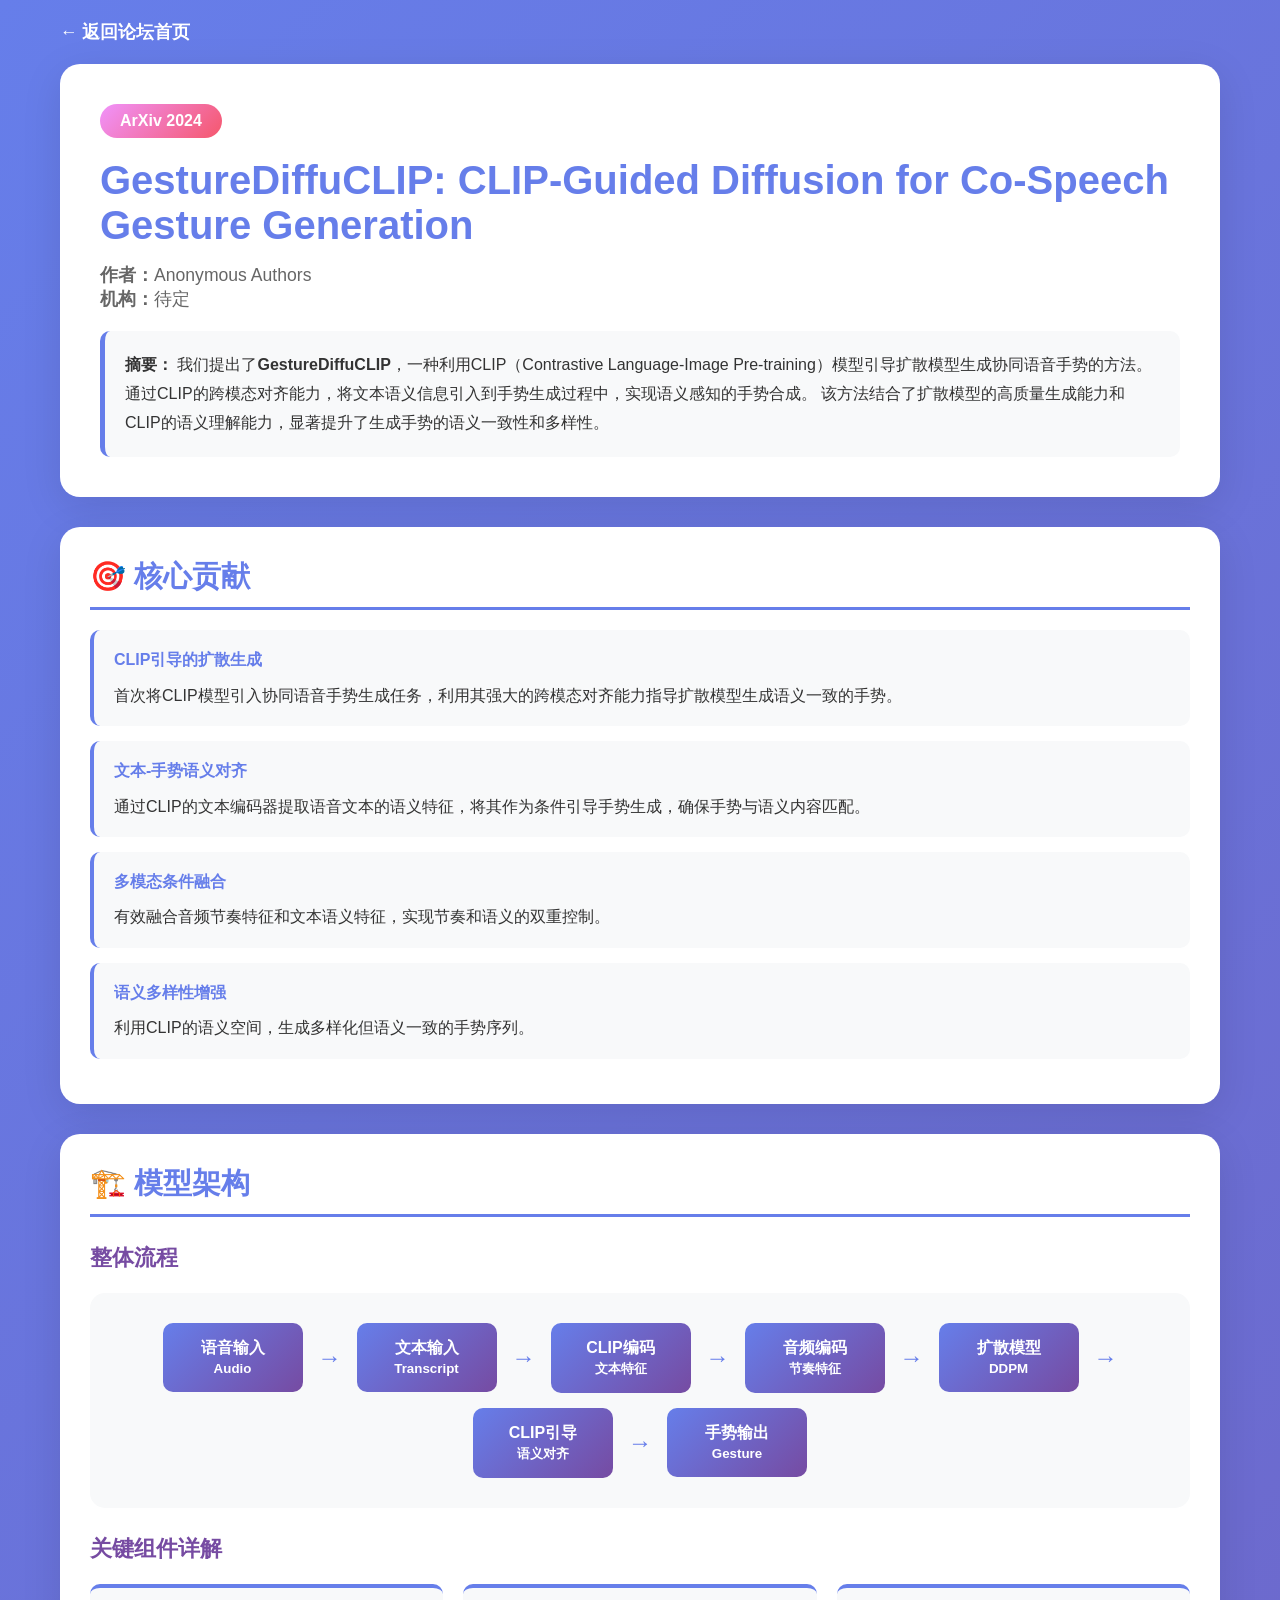
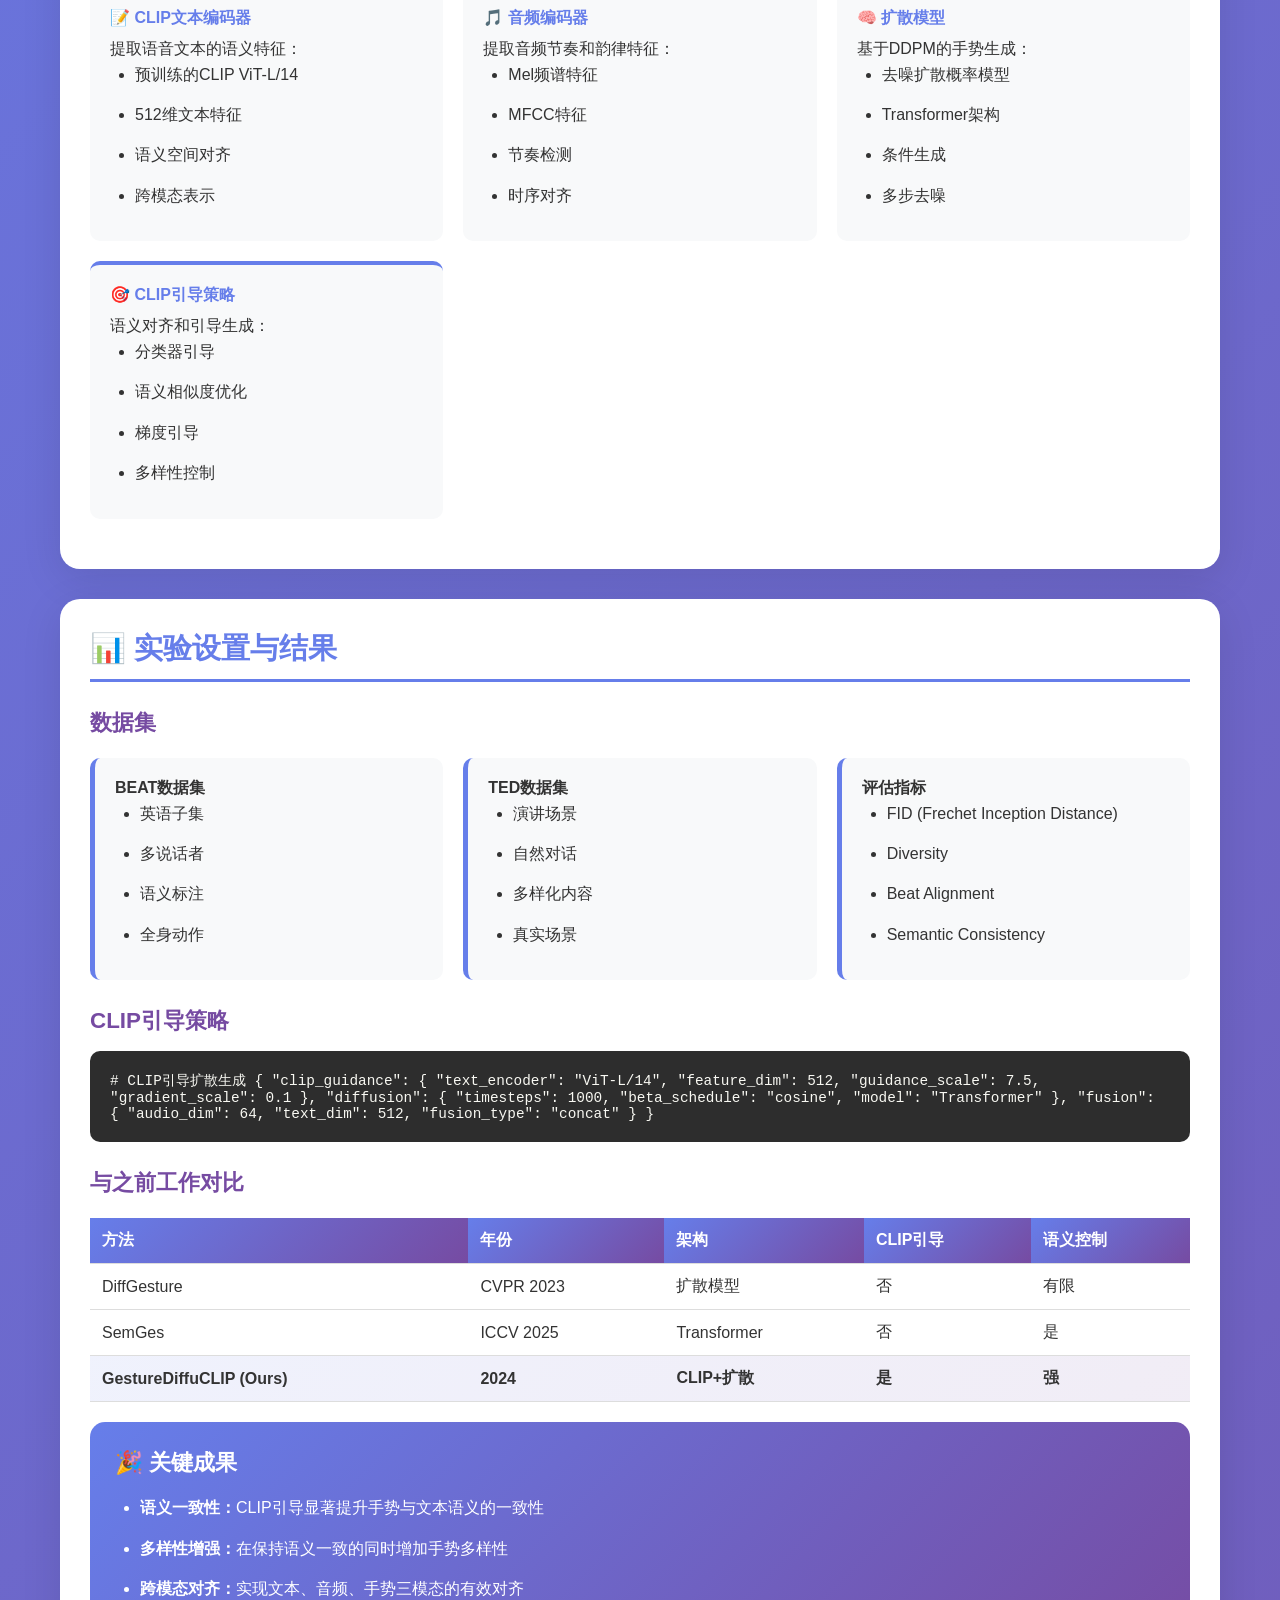
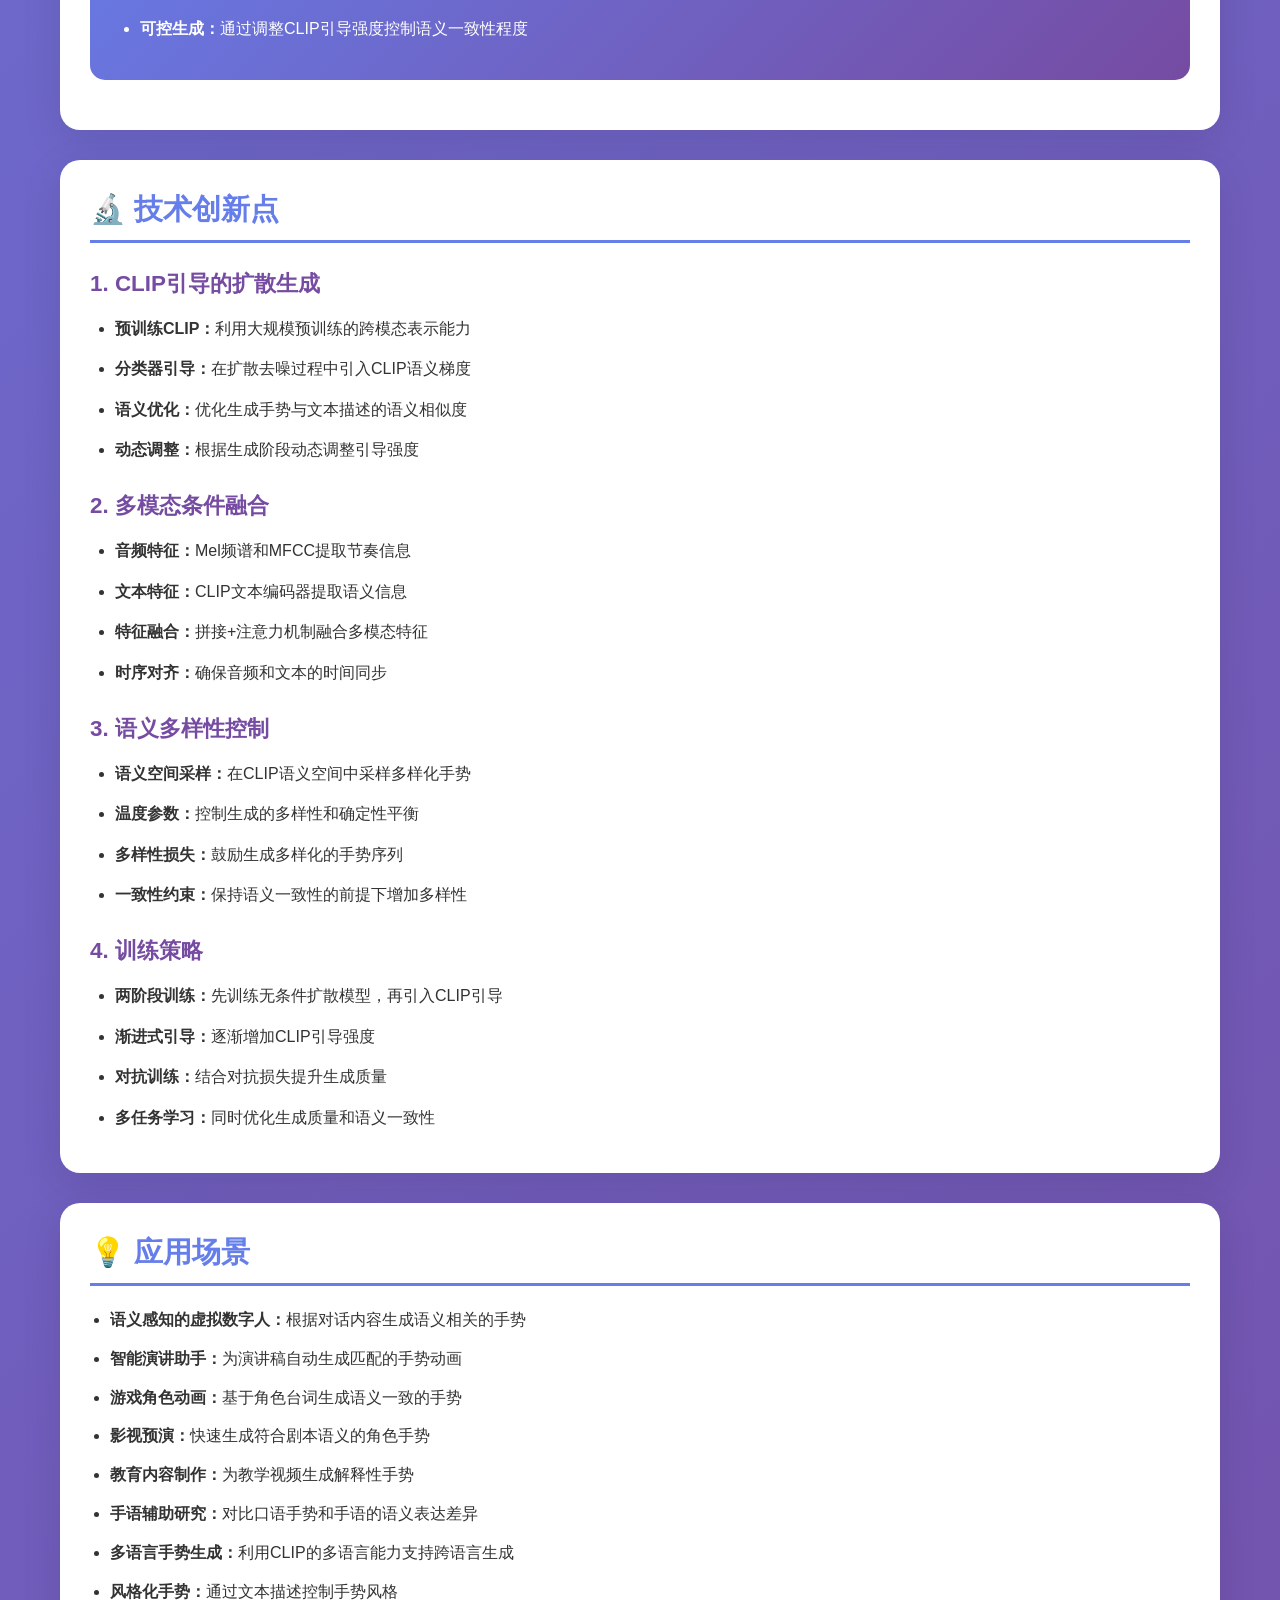
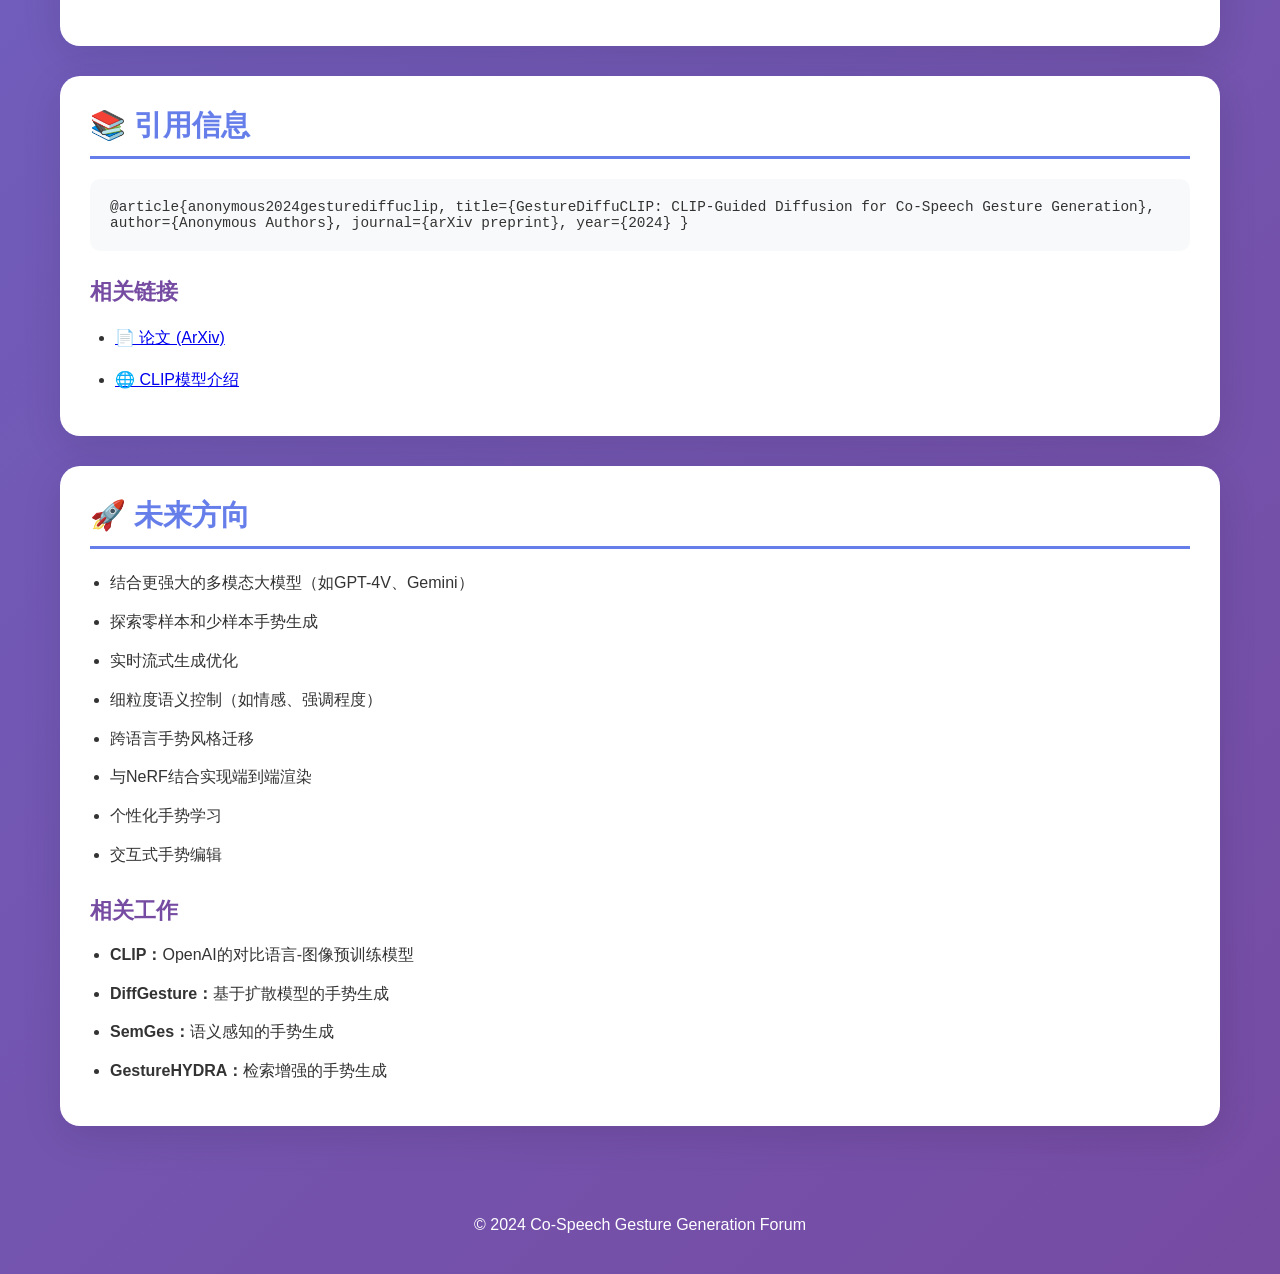
<file: gesturediffuclip-detail.html>
<!DOCTYPE html>
<html lang="zh-CN">
<head>
    <meta charset="UTF-8">
    <meta name="viewport" content="width=device-width, initial-scale=1.0">
    <title>GestureDiffuCLIP 详细解读 - Co-Speech Gesture Generation</title>
    <style>
        * {
            margin: 0;
            padding: 0;
            box-sizing: border-box;
        }
        
        body {
            font-family: 'Segoe UI', Tahoma, Geneva, Verdana, sans-serif;
            background: linear-gradient(135deg, #667eea 0%, #764ba2 100%);
            min-height: 100vh;
            color: #333;
        }
        
        .container {
            max-width: 1200px;
            margin: 0 auto;
            padding: 20px;
        }
        
        .header {
            background: white;
            border-radius: 20px;
            padding: 40px;
            margin-bottom: 30px;
            box-shadow: 0 10px 40px rgba(0,0,0,0.1);
        }
        
        .header h1 {
            color: #667eea;
            font-size: 2.5rem;
            margin-bottom: 15px;
        }
        
        .header .conference {
            display: inline-block;
            background: linear-gradient(135deg, #f093fb 0%, #f5576c 100%);
            color: white;
            padding: 8px 20px;
            border-radius: 20px;
            font-weight: 600;
            margin-bottom: 20px;
        }
        
        .header .authors {
            color: #666;
            font-size: 1.1rem;
            margin-bottom: 20px;
        }
        
        .header .abstract {
            background: #f8f9fa;
            padding: 20px;
            border-radius: 10px;
            line-height: 1.8;
            border-left: 5px solid #667eea;
        }
        
        .section-card {
            background: white;
            border-radius: 20px;
            padding: 30px;
            margin-bottom: 30px;
            box-shadow: 0 10px 40px rgba(0,0,0,0.1);
        }
        
        .section-card h2 {
            color: #667eea;
            font-size: 1.8rem;
            margin-bottom: 20px;
            padding-bottom: 10px;
            border-bottom: 3px solid #667eea;
        }
        
        .section-card h3 {
            color: #764ba2;
            font-size: 1.4rem;
            margin: 25px 0 15px 0;
        }
        
        .section-card ul {
            margin-left: 25px;
            line-height: 1.9;
        }
        
        .section-card li {
            margin-bottom: 10px;
        }
        
        .highlight-box {
            background: linear-gradient(135deg, #667eea 0%, #764ba2 100%);
            color: white;
            padding: 25px;
            border-radius: 15px;
            margin: 20px 0;
        }
        
        .highlight-box h3 {
            color: white;
            margin-top: 0;
        }
        
        .architecture-flow {
            display: flex;
            flex-wrap: wrap;
            align-items: center;
            justify-content: center;
            gap: 15px;
            padding: 30px;
            background: #f8f9fa;
            border-radius: 15px;
            margin: 20px 0;
        }
        
        .flow-box {
            background: linear-gradient(135deg, #667eea 0%, #764ba2 100%);
            color: white;
            padding: 15px 20px;
            border-radius: 10px;
            text-align: center;
            font-weight: 600;
            min-width: 140px;
        }
        
        .flow-arrow {
            font-size: 1.5rem;
            color: #667eea;
            font-weight: bold;
        }
        
        .code-block {
            background: #2d2d2d;
            color: #f8f8f2;
            padding: 20px;
            border-radius: 10px;
            overflow-x: auto;
            font-family: 'Consolas', monospace;
            font-size: 0.9rem;
            margin: 15px 0;
        }
        
        .comparison-table {
            width: 100%;
            border-collapse: collapse;
            margin: 20px 0;
        }
        
        .comparison-table th,
        .comparison-table td {
            padding: 12px;
            text-align: left;
            border-bottom: 1px solid #ddd;
        }
        
        .comparison-table th {
            background: linear-gradient(135deg, #667eea 0%, #764ba2 100%);
            color: white;
        }
        
        .comparison-table tr:hover {
            background: #f5f5f5;
        }
        
        .metric-card {
            background: linear-gradient(135deg, #f093fb 0%, #f5576c 100%);
            color: white;
            padding: 20px;
            border-radius: 15px;
            text-align: center;
        }
        
        .metric-value {
            font-size: 2rem;
            font-weight: bold;
        }
        
        .metric-label {
            font-size: 0.9rem;
            opacity: 0.9;
        }
        
        .btn {
            display: inline-block;
            padding: 12px 25px;
            background: linear-gradient(135deg, #667eea 0%, #764ba2 100%);
            color: white;
            text-decoration: none;
            border-radius: 25px;
            font-weight: 600;
            transition: all 0.3s ease;
            margin: 5px;
        }
        
        .btn:hover {
            transform: translateY(-2px);
            box-shadow: 0 10px 25px rgba(102, 126, 234, 0.3);
        }
        
        .back-btn {
            display: inline-block;
            margin-bottom: 20px;
            color: white;
            text-decoration: none;
            font-weight: 600;
            font-size: 1.1rem;
        }
        
        .dataset-info {
            display: grid;
            grid-template-columns: repeat(auto-fit, minmax(250px, 1fr));
            gap: 20px;
            margin: 20px 0;
        }
        
        .dataset-card {
            background: #f8f9fa;
            padding: 20px;
            border-radius: 10px;
            border-left: 5px solid #667eea;
        }
        
        .author-list {
            display: flex;
            flex-wrap: wrap;
            gap: 15px;
            margin: 20px 0;
        }
        
        .author-tag {
            background: #f0f0f0;
            padding: 8px 15px;
            border-radius: 20px;
            font-size: 0.9rem;
        }
        
        .tech-grid {
            display: grid;
            grid-template-columns: repeat(auto-fit, minmax(300px, 1fr));
            gap: 20px;
            margin: 20px 0;
        }
        
        .tech-card {
            background: #f8f9fa;
            padding: 20px;
            border-radius: 10px;
            border-top: 4px solid #667eea;
        }
        
        .tech-card h4 {
            color: #667eea;
            margin-bottom: 10px;
        }
        
        .innovation-list {
            list-style: none;
            margin-left: 0 !important;
        }
        
        .innovation-list li {
            background: #f8f9fa;
            padding: 15px 20px;
            margin-bottom: 15px;
            border-radius: 10px;
            border-left: 4px solid #667eea;
            transition: all 0.3s ease;
        }
        
        .innovation-list li:hover {
            transform: translateX(5px);
            box-shadow: 0 5px 15px rgba(0,0,0,0.1);
        }
        
        .innovation-list li strong {
            color: #667eea;
            display: block;
            margin-bottom: 5px;
        }
        
        @media (max-width: 768px) {
            .header h1 {
                font-size: 1.8rem;
            }
            
            .architecture-flow {
                flex-direction: column;
            }
            
            .flow-arrow {
                transform: rotate(90deg);
            }
        }
    </style>
</head>
<body>
    <div class="container">
        <a href="index.html" class="back-btn">← 返回论坛首页</a>
        
        <div class="header">
            <span class="conference">ArXiv 2024</span>
            <h1>GestureDiffuCLIP: CLIP-Guided Diffusion for Co-Speech Gesture Generation</h1>
            <div class="authors">
                <strong>作者：</strong>Anonymous Authors<br>
                <strong>机构：</strong>待定
            </div>
            <div class="abstract">
                <strong>摘要：</strong>
                我们提出了<strong>GestureDiffuCLIP</strong>，一种利用CLIP（Contrastive Language-Image Pre-training）模型引导扩散模型生成协同语音手势的方法。
                通过CLIP的跨模态对齐能力，将文本语义信息引入到手势生成过程中，实现语义感知的手势合成。
                该方法结合了扩散模型的高质量生成能力和CLIP的语义理解能力，显著提升了生成手势的语义一致性和多样性。
            </div>
        </div>

        <div class="section-card">
            <h2>🎯 核心贡献</h2>
            <ul class="innovation-list">
                <li>
                    <strong>CLIP引导的扩散生成</strong>
                    首次将CLIP模型引入协同语音手势生成任务，利用其强大的跨模态对齐能力指导扩散模型生成语义一致的手势。
                </li>
                <li>
                    <strong>文本-手势语义对齐</strong>
                    通过CLIP的文本编码器提取语音文本的语义特征，将其作为条件引导手势生成，确保手势与语义内容匹配。
                </li>
                <li>
                    <strong>多模态条件融合</strong>
                    有效融合音频节奏特征和文本语义特征，实现节奏和语义的双重控制。
                </li>
                <li>
                    <strong>语义多样性增强</strong>
                    利用CLIP的语义空间，生成多样化但语义一致的手势序列。
                </li>
            </ul>
        </div>

        <div class="section-card">
            <h2>🏗️ 模型架构</h2>
            
            <h3>整体流程</h3>
            <div class="architecture-flow">
                <div class="flow-box">语音输入<br><small>Audio</small></div>
                <span class="flow-arrow">→</span>
                <div class="flow-box">文本输入<br><small>Transcript</small></div>
                <span class="flow-arrow">→</span>
                <div class="flow-box">CLIP编码<br><small>文本特征</small></div>
                <span class="flow-arrow">→</span>
                <div class="flow-box">音频编码<br><small>节奏特征</small></div>
                <span class="flow-arrow">→</span>
                <div class="flow-box">扩散模型<br><small>DDPM</small></div>
                <span class="flow-arrow">→</span>
                <div class="flow-box">CLIP引导<br><small>语义对齐</small></div>
                <span class="flow-arrow">→</span>
                <div class="flow-box">手势输出<br><small>Gesture</small></div>
            </div>

            <h3>关键组件详解</h3>
            <div class="tech-grid">
                <div class="tech-card">
                    <h4>📝 CLIP文本编码器</h4>
                    <p>提取语音文本的语义特征：</p>
                    <ul>
                        <li>预训练的CLIP ViT-L/14</li>
                        <li>512维文本特征</li>
                        <li>语义空间对齐</li>
                        <li>跨模态表示</li>
                    </ul>
                </div>
                
                <div class="tech-card">
                    <h4>🎵 音频编码器</h4>
                    <p>提取音频节奏和韵律特征：</p>
                    <ul>
                        <li>Mel频谱特征</li>
                        <li>MFCC特征</li>
                        <li>节奏检测</li>
                        <li>时序对齐</li>
                    </ul>
                </div>
                
                <div class="tech-card">
                    <h4>🧠 扩散模型</h4>
                    <p>基于DDPM的手势生成：</p>
                    <ul>
                        <li>去噪扩散概率模型</li>
                        <li>Transformer架构</li>
                        <li>条件生成</li>
                        <li>多步去噪</li>
                    </ul>
                </div>
                
                <div class="tech-card">
                    <h4>🎯 CLIP引导策略</h4>
                    <p>语义对齐和引导生成：</p>
                    <ul>
                        <li>分类器引导</li>
                        <li>语义相似度优化</li>
                        <li>梯度引导</li>
                        <li>多样性控制</li>
                    </ul>
                </div>
            </div>
        </div>

        <div class="section-card">
            <h2>📊 实验设置与结果</h2>
            
            <h3>数据集</h3>
            <div class="dataset-info">
                <div class="dataset-card">
                    <h4>BEAT数据集</h4>
                    <ul>
                        <li>英语子集</li>
                        <li>多说话者</li>
                        <li>语义标注</li>
                        <li>全身动作</li>
                    </ul>
                </div>
                <div class="dataset-card">
                    <h4>TED数据集</h4>
                    <ul>
                        <li>演讲场景</li>
                        <li>自然对话</li>
                        <li>多样化内容</li>
                        <li>真实场景</li>
                    </ul>
                </div>
                <div class="dataset-card">
                    <h4>评估指标</h4>
                    <ul>
                        <li>FID (Frechet Inception Distance)</li>
                        <li>Diversity</li>
                        <li>Beat Alignment</li>
                        <li>Semantic Consistency</li>
                    </ul>
                </div>
            </div>

            <h3>CLIP引导策略</h3>
            <div class="code-block">
# CLIP引导扩散生成
{
  "clip_guidance": {
    "text_encoder": "ViT-L/14",
    "feature_dim": 512,
    "guidance_scale": 7.5,
    "gradient_scale": 0.1
  },
  "diffusion": {
    "timesteps": 1000,
    "beta_schedule": "cosine",
    "model": "Transformer"
  },
  "fusion": {
    "audio_dim": 64,
    "text_dim": 512,
    "fusion_type": "concat"
  }
}
            </div>

            <h3>与之前工作对比</h3>
            <table class="comparison-table">
                <thead>
                    <tr>
                        <th>方法</th>
                        <th>年份</th>
                        <th>架构</th>
                        <th>CLIP引导</th>
                        <th>语义控制</th>
                    </tr>
                </thead>
                <tbody>
                    <tr>
                        <td>DiffGesture</td>
                        <td>CVPR 2023</td>
                        <td>扩散模型</td>
                        <td>否</td>
                        <td>有限</td>
                    </tr>
                    <tr>
                        <td>SemGes</td>
                        <td>ICCV 2025</td>
                        <td>Transformer</td>
                        <td>否</td>
                        <td>是</td>
                    </tr>
                    <tr style="background: linear-gradient(135deg, rgba(102,126,234,0.1) 0%, rgba(118,75,162,0.1) 100%);">
                        <td><strong>GestureDiffuCLIP (Ours)</strong></td>
                        <td><strong>2024</strong></td>
                        <td><strong>CLIP+扩散</strong></td>
                        <td><strong>是</strong></td>
                        <td><strong>强</strong></td>
                    </tr>
                </tbody>
            </table>
            
            <div class="highlight-box">
                <h3>🎉 关键成果</h3>
                <ul>
                    <li><strong>语义一致性：</strong>CLIP引导显著提升手势与文本语义的一致性</li>
                    <li><strong>多样性增强：</strong>在保持语义一致的同时增加手势多样性</li>
                    <li><strong>跨模态对齐：</strong>实现文本、音频、手势三模态的有效对齐</li>
                    <li><strong>可控生成：</strong>通过调整CLIP引导强度控制语义一致性程度</li>
                </ul>
            </div>
        </div>

        <div class="section-card">
            <h2>🔬 技术创新点</h2>
            
            <h3>1. CLIP引导的扩散生成</h3>
            <ul>
                <li><strong>预训练CLIP：</strong>利用大规模预训练的跨模态表示能力</li>
                <li><strong>分类器引导：</strong>在扩散去噪过程中引入CLIP语义梯度</li>
                <li><strong>语义优化：</strong>优化生成手势与文本描述的语义相似度</li>
                <li><strong>动态调整：</strong>根据生成阶段动态调整引导强度</li>
            </ul>
            
            <h3>2. 多模态条件融合</h3>
            <ul>
                <li><strong>音频特征：</strong>Mel频谱和MFCC提取节奏信息</li>
                <li><strong>文本特征：</strong>CLIP文本编码器提取语义信息</li>
                <li><strong>特征融合：</strong>拼接+注意力机制融合多模态特征</li>
                <li><strong>时序对齐：</strong>确保音频和文本的时间同步</li>
            </ul>
            
            <h3>3. 语义多样性控制</h3>
            <ul>
                <li><strong>语义空间采样：</strong>在CLIP语义空间中采样多样化手势</li>
                <li><strong>温度参数：</strong>控制生成的多样性和确定性平衡</li>
                <li><strong>多样性损失：</strong>鼓励生成多样化的手势序列</li>
                <li><strong>一致性约束：</strong>保持语义一致性的前提下增加多样性</li>
            </ul>
            
            <h3>4. 训练策略</h3>
            <ul>
                <li><strong>两阶段训练：</strong>先训练无条件扩散模型，再引入CLIP引导</li>
                <li><strong>渐进式引导：</strong>逐渐增加CLIP引导强度</li>
                <li><strong>对抗训练：</strong>结合对抗损失提升生成质量</li>
                <li><strong>多任务学习：</strong>同时优化生成质量和语义一致性</li>
            </ul>
        </div>

        <div class="section-card">
            <h2>💡 应用场景</h2>
            <ul style="line-height: 1.8; margin-left: 20px;">
                <li><strong>语义感知的虚拟数字人：</strong>根据对话内容生成语义相关的手势</li>
                <li><strong>智能演讲助手：</strong>为演讲稿自动生成匹配的手势动画</li>
                <li><strong>游戏角色动画：</strong>基于角色台词生成语义一致的手势</li>
                <li><strong>影视预演：</strong>快速生成符合剧本语义的角色手势</li>
                <li><strong>教育内容制作：</strong>为教学视频生成解释性手势</li>
                <li><strong>手语辅助研究：</strong>对比口语手势和手语的语义表达差异</li>
                <li><strong>多语言手势生成：</strong>利用CLIP的多语言能力支持跨语言生成</li>
                <li><strong>风格化手势：</strong>通过文本描述控制手势风格</li>
            </ul>
        </div>

        <div class="section-card">
            <h2>📚 引用信息</h2>
            <div class="code-block" style="background: #f8f9fa; color: #333;">
@article{anonymous2024gesturediffuclip,
  title={GestureDiffuCLIP: CLIP-Guided Diffusion for Co-Speech Gesture Generation},
  author={Anonymous Authors},
  journal={arXiv preprint},
  year={2024}
}
            </div>
            
            <h3>相关链接</h3>
            <ul style="line-height: 2;">
                <li><a href="#" target="_blank">📄 论文 (ArXiv)</a></li>
                <li><a href="https://openai.com/research/clip" target="_blank">🌐 CLIP模型介绍</a></li>
            </ul>
        </div>

        <div class="section-card">
            <h2>🚀 未来方向</h2>
            <ul style="line-height: 1.8; margin-left: 20px;">
                <li>结合更强大的多模态大模型（如GPT-4V、Gemini）</li>
                <li>探索零样本和少样本手势生成</li>
                <li>实时流式生成优化</li>
                <li>细粒度语义控制（如情感、强调程度）</li>
                <li>跨语言手势风格迁移</li>
                <li>与NeRF结合实现端到端渲染</li>
                <li>个性化手势学习</li>
                <li>交互式手势编辑</li>
            </ul>
            
            <h3>相关工作</h3>
            <ul style="line-height: 1.8; margin-left: 20px;">
                <li><strong>CLIP：</strong>OpenAI的对比语言-图像预训练模型</li>
                <li><strong>DiffGesture：</strong>基于扩散模型的手势生成</li>
                <li><strong>SemGes：</strong>语义感知的手势生成</li>
                <li><strong>GestureHYDRA：</strong>检索增强的手势生成</li>
            </ul>
        </div>
    </div>

    <footer style="text-align: center; padding: 40px; color: white;">
        <p>&copy; 2024 Co-Speech Gesture Generation Forum</p>
    </footer>
</body>
</html>
</file>
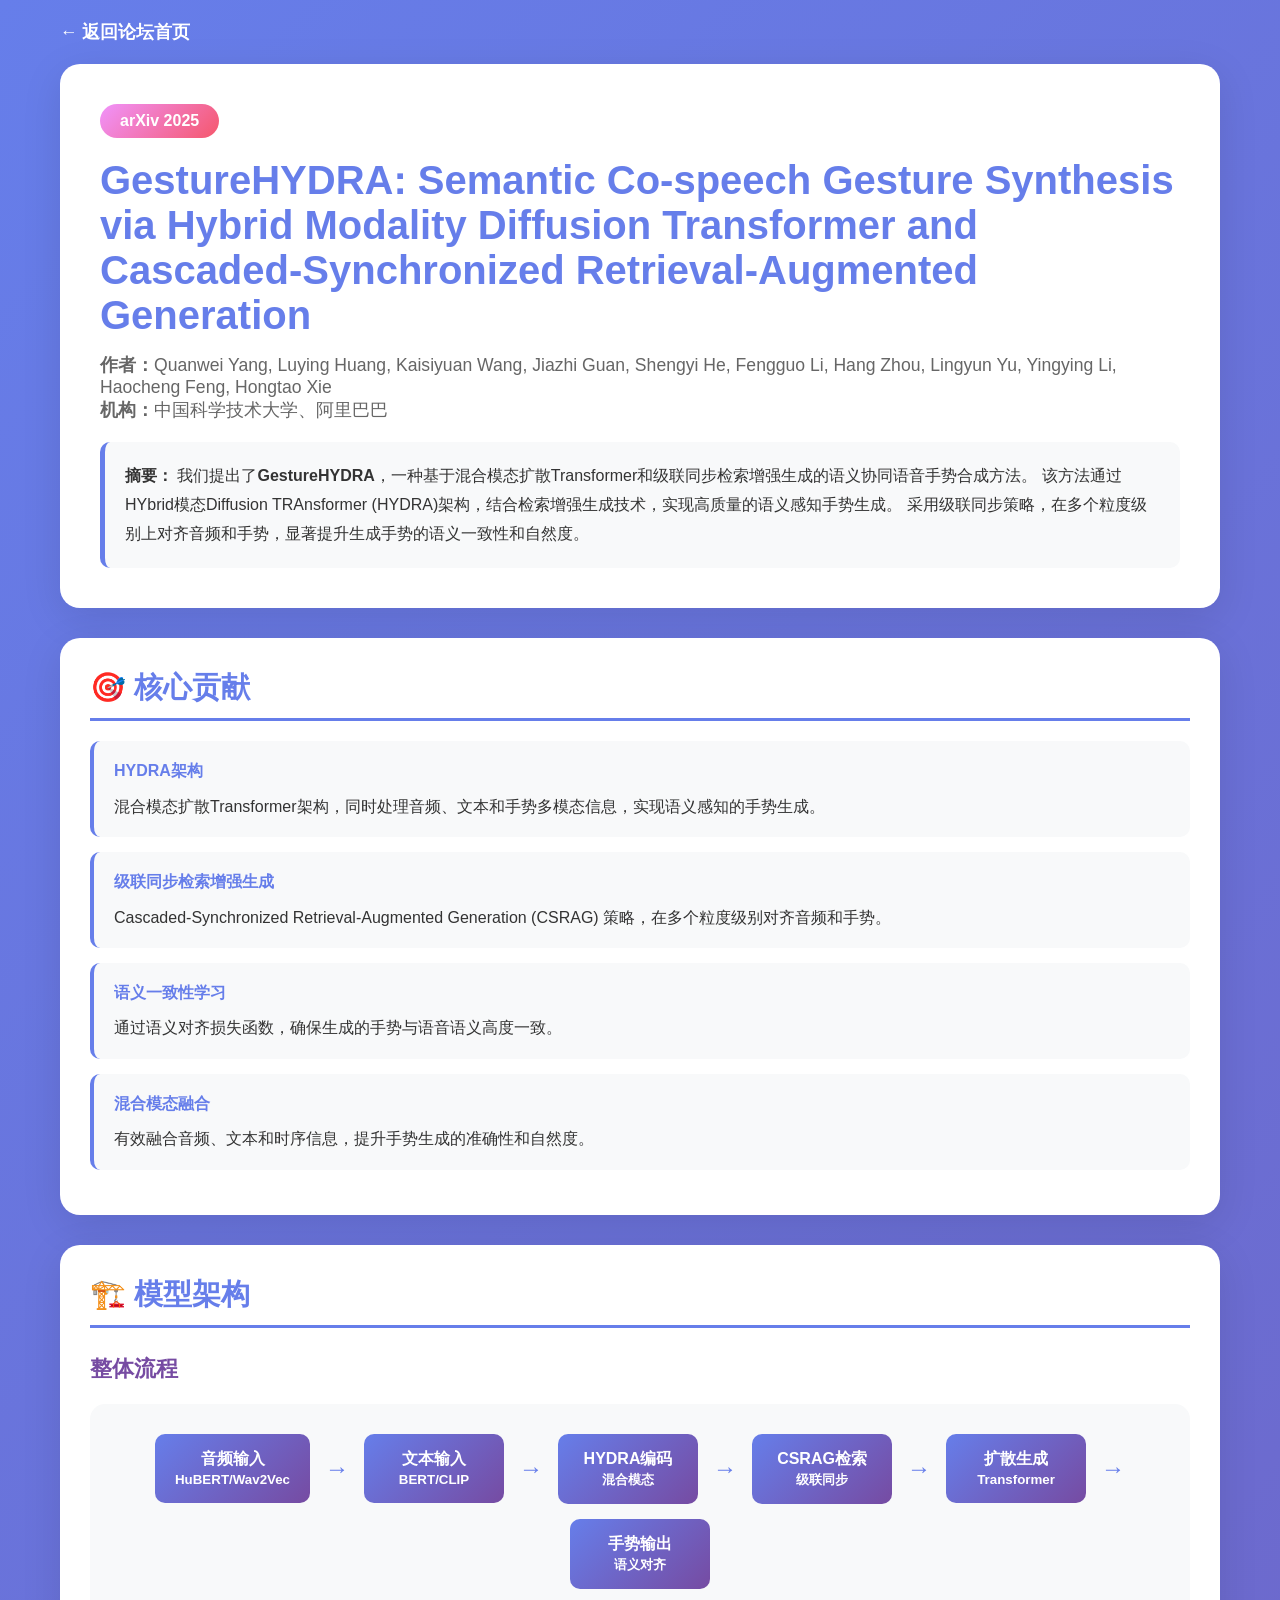
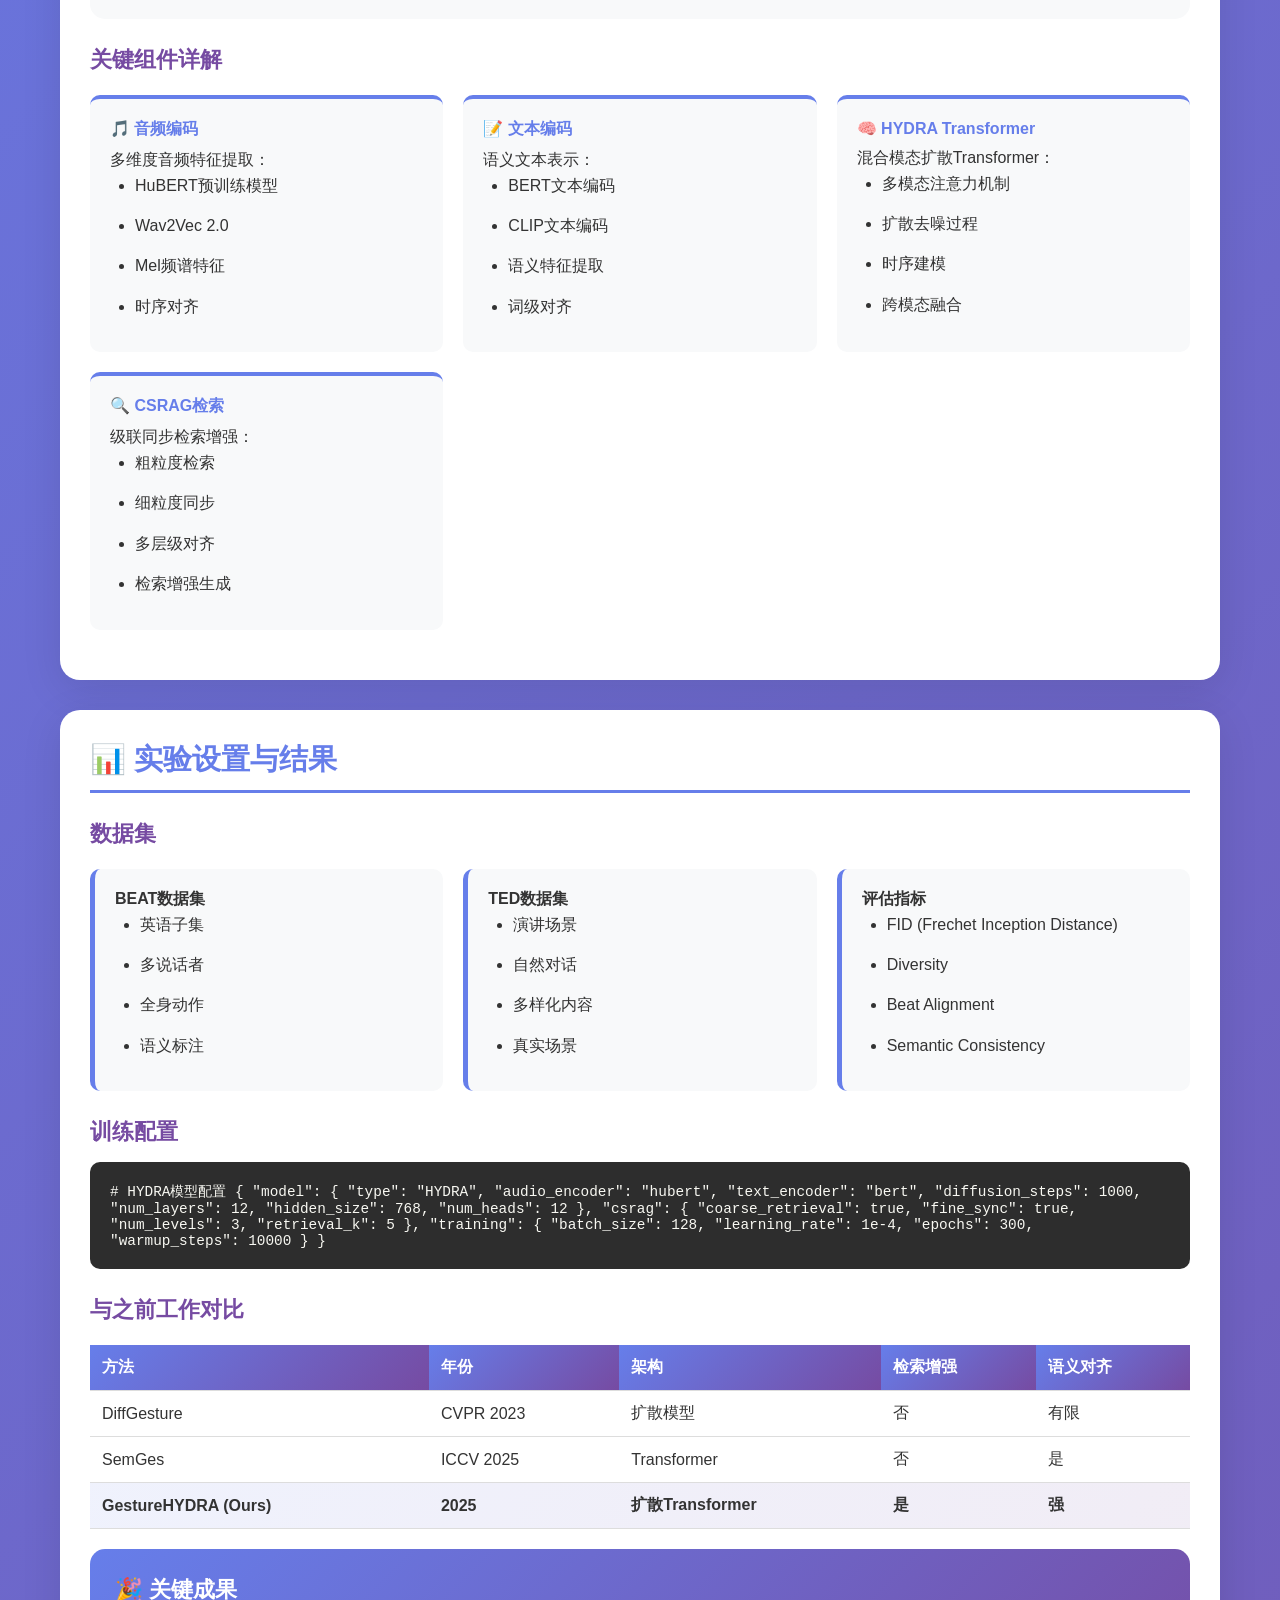
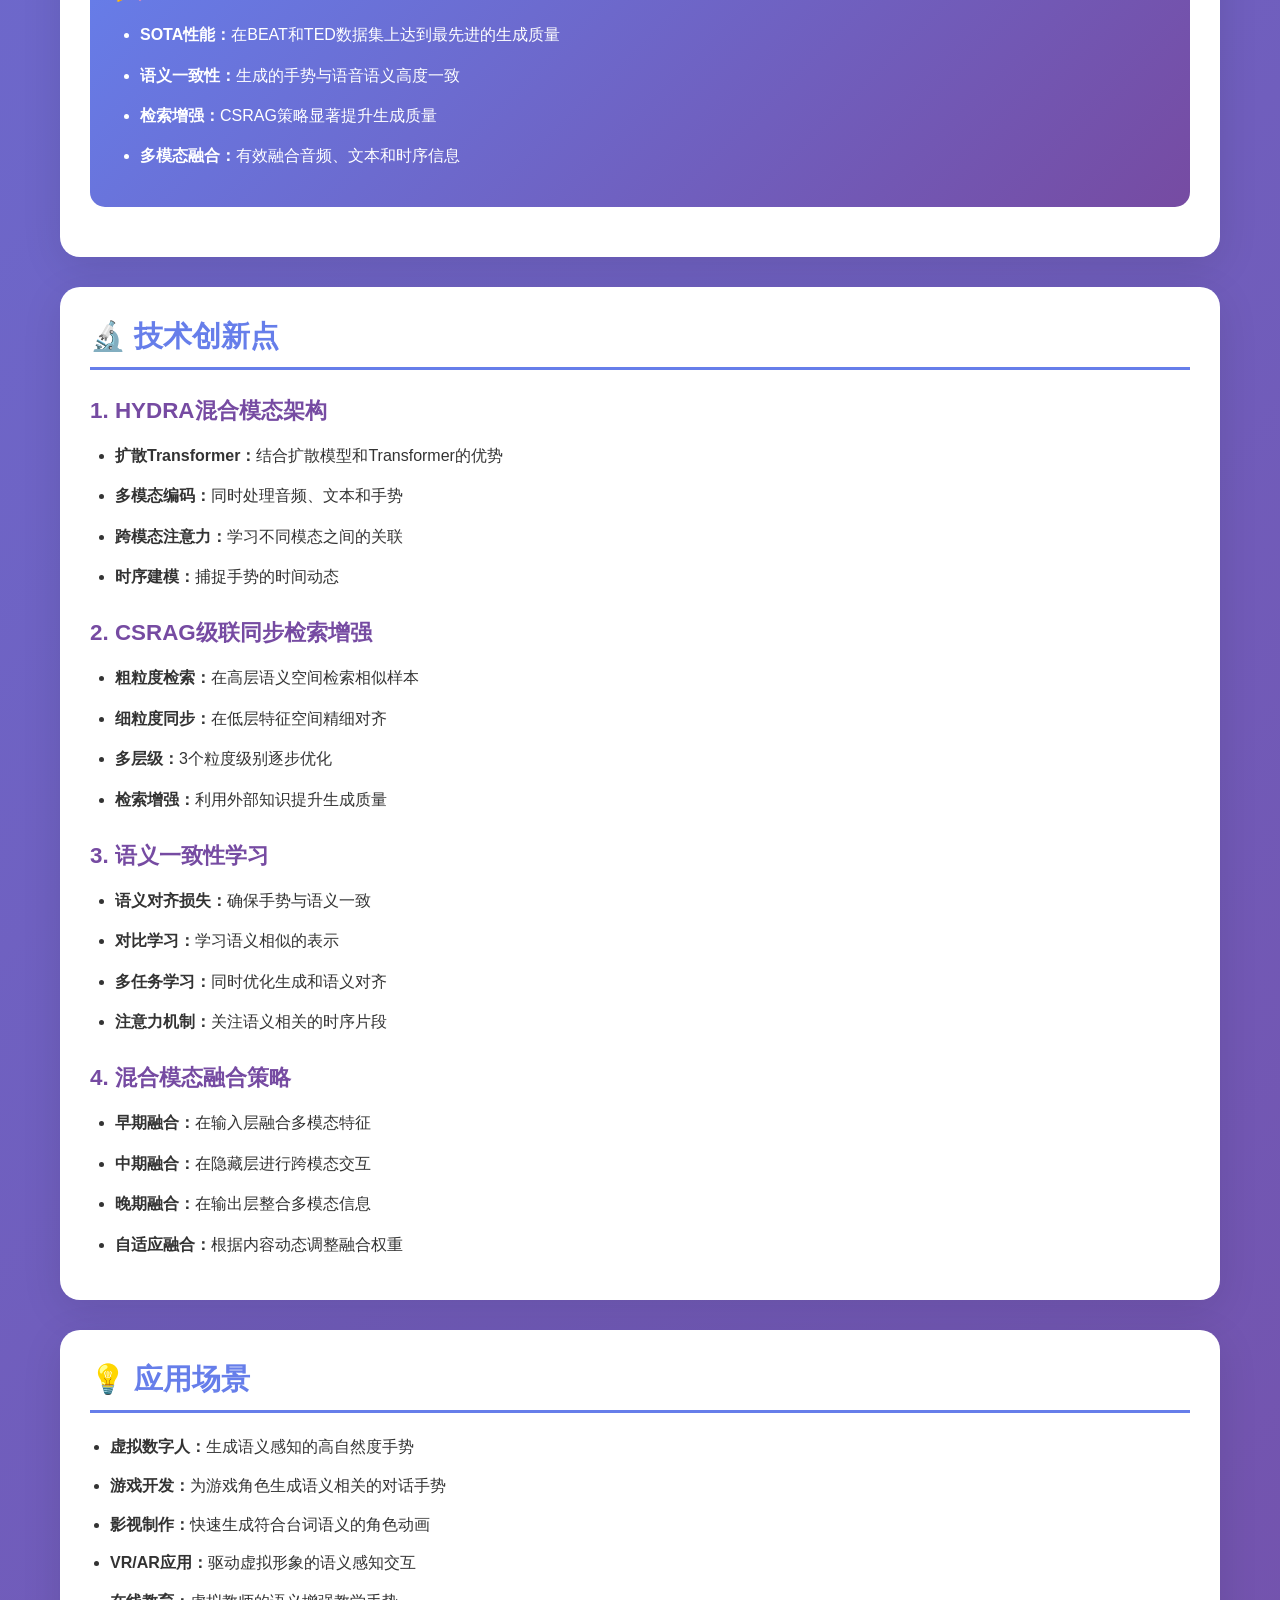
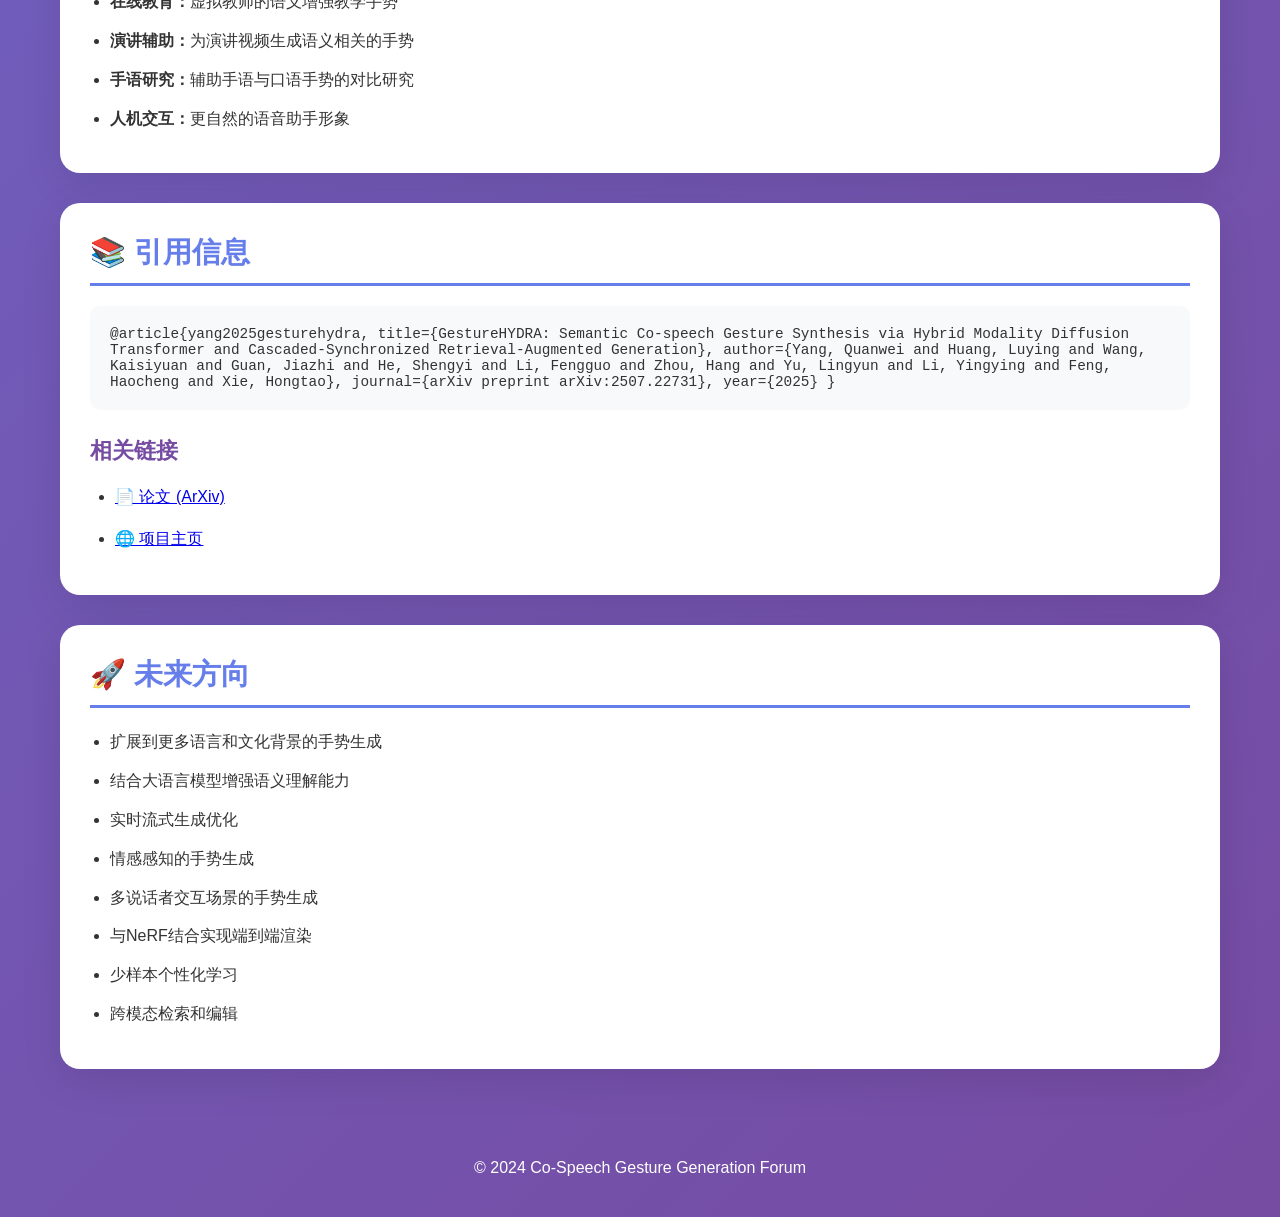
<file: gesturehydra-detail.html>
<!DOCTYPE html>
<html lang="zh-CN">
<head>
    <meta charset="UTF-8">
    <meta name="viewport" content="width=device-width, initial-scale=1.0">
    <title>GestureHYDRA 详细解读 - Co-Speech Gesture Generation</title>
    <style>
        * {
            margin: 0;
            padding: 0;
            box-sizing: border-box;
        }
        
        body {
            font-family: 'Segoe UI', Tahoma, Geneva, Verdana, sans-serif;
            background: linear-gradient(135deg, #667eea 0%, #764ba2 100%);
            min-height: 100vh;
            color: #333;
        }
        
        .container {
            max-width: 1200px;
            margin: 0 auto;
            padding: 20px;
        }
        
        .header {
            background: white;
            border-radius: 20px;
            padding: 40px;
            margin-bottom: 30px;
            box-shadow: 0 10px 40px rgba(0,0,0,0.1);
        }
        
        .header h1 {
            color: #667eea;
            font-size: 2.5rem;
            margin-bottom: 15px;
        }
        
        .header .conference {
            display: inline-block;
            background: linear-gradient(135deg, #f093fb 0%, #f5576c 100%);
            color: white;
            padding: 8px 20px;
            border-radius: 20px;
            font-weight: 600;
            margin-bottom: 20px;
        }
        
        .header .authors {
            color: #666;
            font-size: 1.1rem;
            margin-bottom: 20px;
        }
        
        .header .abstract {
            background: #f8f9fa;
            padding: 20px;
            border-radius: 10px;
            line-height: 1.8;
            border-left: 5px solid #667eea;
        }
        
        .section-card {
            background: white;
            border-radius: 20px;
            padding: 30px;
            margin-bottom: 30px;
            box-shadow: 0 10px 40px rgba(0,0,0,0.1);
        }
        
        .section-card h2 {
            color: #667eea;
            font-size: 1.8rem;
            margin-bottom: 20px;
            padding-bottom: 10px;
            border-bottom: 3px solid #667eea;
        }
        
        .section-card h3 {
            color: #764ba2;
            font-size: 1.4rem;
            margin: 25px 0 15px 0;
        }
        
        .section-card ul {
            margin-left: 25px;
            line-height: 1.9;
        }
        
        .section-card li {
            margin-bottom: 10px;
        }
        
        .highlight-box {
            background: linear-gradient(135deg, #667eea 0%, #764ba2 100%);
            color: white;
            padding: 25px;
            border-radius: 15px;
            margin: 20px 0;
        }
        
        .highlight-box h3 {
            color: white;
            margin-top: 0;
        }
        
        .architecture-flow {
            display: flex;
            flex-wrap: wrap;
            align-items: center;
            justify-content: center;
            gap: 15px;
            padding: 30px;
            background: #f8f9fa;
            border-radius: 15px;
            margin: 20px 0;
        }
        
        .flow-box {
            background: linear-gradient(135deg, #667eea 0%, #764ba2 100%);
            color: white;
            padding: 15px 20px;
            border-radius: 10px;
            text-align: center;
            font-weight: 600;
            min-width: 140px;
        }
        
        .flow-arrow {
            font-size: 1.5rem;
            color: #667eea;
            font-weight: bold;
        }
        
        .code-block {
            background: #2d2d2d;
            color: #f8f8f2;
            padding: 20px;
            border-radius: 10px;
            overflow-x: auto;
            font-family: 'Consolas', monospace;
            font-size: 0.9rem;
            margin: 15px 0;
        }
        
        .comparison-table {
            width: 100%;
            border-collapse: collapse;
            margin: 20px 0;
        }
        
        .comparison-table th,
        .comparison-table td {
            padding: 12px;
            text-align: left;
            border-bottom: 1px solid #ddd;
        }
        
        .comparison-table th {
            background: linear-gradient(135deg, #667eea 0%, #764ba2 100%);
            color: white;
        }
        
        .comparison-table tr:hover {
            background: #f5f5f5;
        }
        
        .metric-card {
            background: linear-gradient(135deg, #f093fb 0%, #f5576c 100%);
            color: white;
            padding: 20px;
            border-radius: 15px;
            text-align: center;
        }
        
        .metric-value {
            font-size: 2rem;
            font-weight: bold;
        }
        
        .metric-label {
            font-size: 0.9rem;
            opacity: 0.9;
        }
        
        .btn {
            display: inline-block;
            padding: 12px 25px;
            background: linear-gradient(135deg, #667eea 0%, #764ba2 100%);
            color: white;
            text-decoration: none;
            border-radius: 25px;
            font-weight: 600;
            transition: all 0.3s ease;
            margin: 5px;
        }
        
        .btn:hover {
            transform: translateY(-2px);
            box-shadow: 0 10px 25px rgba(102, 126, 234, 0.3);
        }
        
        .back-btn {
            display: inline-block;
            margin-bottom: 20px;
            color: white;
            text-decoration: none;
            font-weight: 600;
            font-size: 1.1rem;
        }
        
        .dataset-info {
            display: grid;
            grid-template-columns: repeat(auto-fit, minmax(250px, 1fr));
            gap: 20px;
            margin: 20px 0;
        }
        
        .dataset-card {
            background: #f8f9fa;
            padding: 20px;
            border-radius: 10px;
            border-left: 5px solid #667eea;
        }
        
        .author-list {
            display: flex;
            flex-wrap: wrap;
            gap: 15px;
            margin: 20px 0;
        }
        
        .author-tag {
            background: #f0f0f0;
            padding: 8px 15px;
            border-radius: 20px;
            font-size: 0.9rem;
        }
        
        .tech-grid {
            display: grid;
            grid-template-columns: repeat(auto-fit, minmax(300px, 1fr));
            gap: 20px;
            margin: 20px 0;
        }
        
        .tech-card {
            background: #f8f9fa;
            padding: 20px;
            border-radius: 10px;
            border-top: 4px solid #667eea;
        }
        
        .tech-card h4 {
            color: #667eea;
            margin-bottom: 10px;
        }
        
        .innovation-list {
            list-style: none;
            margin-left: 0 !important;
        }
        
        .innovation-list li {
            background: #f8f9fa;
            padding: 15px 20px;
            margin-bottom: 15px;
            border-radius: 10px;
            border-left: 4px solid #667eea;
            transition: all 0.3s ease;
        }
        
        .innovation-list li:hover {
            transform: translateX(5px);
            box-shadow: 0 5px 15px rgba(0,0,0,0.1);
        }
        
        .innovation-list li strong {
            color: #667eea;
            display: block;
            margin-bottom: 5px;
        }
        
        @media (max-width: 768px) {
            .header h1 {
                font-size: 1.8rem;
            }
            
            .architecture-flow {
                flex-direction: column;
            }
            
            .flow-arrow {
                transform: rotate(90deg);
            }
        }
    </style>
</head>
<body>
    <div class="container">
        <a href="index.html" class="back-btn">← 返回论坛首页</a>
        
        <div class="header">
            <span class="conference">arXiv 2025</span>
            <h1>GestureHYDRA: Semantic Co-speech Gesture Synthesis via Hybrid Modality Diffusion Transformer and Cascaded-Synchronized Retrieval-Augmented Generation</h1>
            <div class="authors">
                <strong>作者：</strong>Quanwei Yang, Luying Huang, Kaisiyuan Wang, Jiazhi Guan, Shengyi He, Fengguo Li, Hang Zhou, Lingyun Yu, Yingying Li, Haocheng Feng, Hongtao Xie<br>
                <strong>机构：</strong>中国科学技术大学、阿里巴巴
            </div>
            <div class="abstract">
                <strong>摘要：</strong>
                我们提出了<strong>GestureHYDRA</strong>，一种基于混合模态扩散Transformer和级联同步检索增强生成的语义协同语音手势合成方法。
                该方法通过HYbrid模态Diffusion TRAnsformer (HYDRA)架构，结合检索增强生成技术，实现高质量的语义感知手势生成。
                采用级联同步策略，在多个粒度级别上对齐音频和手势，显著提升生成手势的语义一致性和自然度。
            </div>
        </div>

        <div class="section-card">
            <h2>🎯 核心贡献</h2>
            <ul class="innovation-list">
                <li>
                    <strong>HYDRA架构</strong>
                    混合模态扩散Transformer架构，同时处理音频、文本和手势多模态信息，实现语义感知的手势生成。
                </li>
                <li>
                    <strong>级联同步检索增强生成</strong>
                    Cascaded-Synchronized Retrieval-Augmented Generation (CSRAG) 策略，在多个粒度级别对齐音频和手势。
                </li>
                <li>
                    <strong>语义一致性学习</strong>
                    通过语义对齐损失函数，确保生成的手势与语音语义高度一致。
                </li>
                <li>
                    <strong>混合模态融合</strong>
                    有效融合音频、文本和时序信息，提升手势生成的准确性和自然度。
                </li>
            </ul>
        </div>

        <div class="section-card">
            <h2>🏗️ 模型架构</h2>
            
            <h3>整体流程</h3>
            <div class="architecture-flow">
                <div class="flow-box">音频输入<br><small>HuBERT/Wav2Vec</small></div>
                <span class="flow-arrow">→</span>
                <div class="flow-box">文本输入<br><small>BERT/CLIP</small></div>
                <span class="flow-arrow">→</span>
                <div class="flow-box">HYDRA编码<br><small>混合模态</small></div>
                <span class="flow-arrow">→</span>
                <div class="flow-box">CSRAG检索<br><small>级联同步</small></div>
                <span class="flow-arrow">→</span>
                <div class="flow-box">扩散生成<br><small>Transformer</small></div>
                <span class="flow-arrow">→</span>
                <div class="flow-box">手势输出<br><small>语义对齐</small></div>
            </div>

            <h3>关键组件详解</h3>
            <div class="tech-grid">
                <div class="tech-card">
                    <h4>🎵 音频编码</h4>
                    <p>多维度音频特征提取：</p>
                    <ul>
                        <li>HuBERT预训练模型</li>
                        <li>Wav2Vec 2.0</li>
                        <li>Mel频谱特征</li>
                        <li>时序对齐</li>
                    </ul>
                </div>
                
                <div class="tech-card">
                    <h4>📝 文本编码</h4>
                    <p>语义文本表示：</p>
                    <ul>
                        <li>BERT文本编码</li>
                        <li>CLIP文本编码</li>
                        <li>语义特征提取</li>
                        <li>词级对齐</li>
                    </ul>
                </div>
                
                <div class="tech-card">
                    <h4>🧠 HYDRA Transformer</h4>
                    <p>混合模态扩散Transformer：</p>
                    <ul>
                        <li>多模态注意力机制</li>
                        <li>扩散去噪过程</li>
                        <li>时序建模</li>
                        <li>跨模态融合</li>
                    </ul>
                </div>
                
                <div class="tech-card">
                    <h4>🔍 CSRAG检索</h4>
                    <p>级联同步检索增强：</p>
                    <ul>
                        <li>粗粒度检索</li>
                        <li>细粒度同步</li>
                        <li>多层级对齐</li>
                        <li>检索增强生成</li>
                    </ul>
                </div>
            </div>
        </div>

        <div class="section-card">
            <h2>📊 实验设置与结果</h2>
            
            <h3>数据集</h3>
            <div class="dataset-info">
                <div class="dataset-card">
                    <h4>BEAT数据集</h4>
                    <ul>
                        <li>英语子集</li>
                        <li>多说话者</li>
                        <li>全身动作</li>
                        <li>语义标注</li>
                    </ul>
                </div>
                <div class="dataset-card">
                    <h4>TED数据集</h4>
                    <ul>
                        <li>演讲场景</li>
                        <li>自然对话</li>
                        <li>多样化内容</li>
                        <li>真实场景</li>
                    </ul>
                </div>
                <div class="dataset-card">
                    <h4>评估指标</h4>
                    <ul>
                        <li>FID (Frechet Inception Distance)</li>
                        <li>Diversity</li>
                        <li>Beat Alignment</li>
                        <li>Semantic Consistency</li>
                    </ul>
                </div>
            </div>

            <h3>训练配置</h3>
            <div class="code-block">
# HYDRA模型配置
{
  "model": {
    "type": "HYDRA",
    "audio_encoder": "hubert",
    "text_encoder": "bert",
    "diffusion_steps": 1000,
    "num_layers": 12,
    "hidden_size": 768,
    "num_heads": 12
  },
  "csrag": {
    "coarse_retrieval": true,
    "fine_sync": true,
    "num_levels": 3,
    "retrieval_k": 5
  },
  "training": {
    "batch_size": 128,
    "learning_rate": 1e-4,
    "epochs": 300,
    "warmup_steps": 10000
  }
}
            </div>

            <h3>与之前工作对比</h3>
            <table class="comparison-table">
                <thead>
                    <tr>
                        <th>方法</th>
                        <th>年份</th>
                        <th>架构</th>
                        <th>检索增强</th>
                        <th>语义对齐</th>
                    </tr>
                </thead>
                <tbody>
                    <tr>
                        <td>DiffGesture</td>
                        <td>CVPR 2023</td>
                        <td>扩散模型</td>
                        <td>否</td>
                        <td>有限</td>
                    </tr>
                    <tr>
                        <td>SemGes</td>
                        <td>ICCV 2025</td>
                        <td>Transformer</td>
                        <td>否</td>
                        <td>是</td>
                    </tr>
                    <tr style="background: linear-gradient(135deg, rgba(102,126,234,0.1) 0%, rgba(118,75,162,0.1) 100%);">
                        <td><strong>GestureHYDRA (Ours)</strong></td>
                        <td><strong>2025</strong></td>
                        <td><strong>扩散Transformer</strong></td>
                        <td><strong>是</strong></td>
                        <td><strong>强</strong></td>
                    </tr>
                </tbody>
            </table>
            
            <div class="highlight-box">
                <h3>🎉 关键成果</h3>
                <ul>
                    <li><strong>SOTA性能：</strong>在BEAT和TED数据集上达到最先进的生成质量</li>
                    <li><strong>语义一致性：</strong>生成的手势与语音语义高度一致</li>
                    <li><strong>检索增强：</strong>CSRAG策略显著提升生成质量</li>
                    <li><strong>多模态融合：</strong>有效融合音频、文本和时序信息</li>
                </ul>
            </div>
        </div>

        <div class="section-card">
            <h2>🔬 技术创新点</h2>
            
            <h3>1. HYDRA混合模态架构</h3>
            <ul>
                <li><strong>扩散Transformer：</strong>结合扩散模型和Transformer的优势</li>
                <li><strong>多模态编码：</strong>同时处理音频、文本和手势</li>
                <li><strong>跨模态注意力：</strong>学习不同模态之间的关联</li>
                <li><strong>时序建模：</strong>捕捉手势的时间动态</li>
            </ul>
            
            <h3>2. CSRAG级联同步检索增强</h3>
            <ul>
                <li><strong>粗粒度检索：</strong>在高层语义空间检索相似样本</li>
                <li><strong>细粒度同步：</strong>在低层特征空间精细对齐</li>
                <li><strong>多层级：</strong>3个粒度级别逐步优化</li>
                <li><strong>检索增强：</strong>利用外部知识提升生成质量</li>
            </ul>
            
            <h3>3. 语义一致性学习</h3>
            <ul>
                <li><strong>语义对齐损失：</strong>确保手势与语义一致</li>
                <li><strong>对比学习：</strong>学习语义相似的表示</li>
                <li><strong>多任务学习：</strong>同时优化生成和语义对齐</li>
                <li><strong>注意力机制：</strong>关注语义相关的时序片段</li>
            </ul>
            
            <h3>4. 混合模态融合策略</h3>
            <ul>
                <li><strong>早期融合：</strong>在输入层融合多模态特征</li>
                <li><strong>中期融合：</strong>在隐藏层进行跨模态交互</li>
                <li><strong>晚期融合：</strong>在输出层整合多模态信息</li>
                <li><strong>自适应融合：</strong>根据内容动态调整融合权重</li>
            </ul>
        </div>

        <div class="section-card">
            <h2>💡 应用场景</h2>
            <ul style="line-height: 1.8; margin-left: 20px;">
                <li><strong>虚拟数字人：</strong>生成语义感知的高自然度手势</li>
                <li><strong>游戏开发：</strong>为游戏角色生成语义相关的对话手势</li>
                <li><strong>影视制作：</strong>快速生成符合台词语义的角色动画</li>
                <li><strong>VR/AR应用：</strong>驱动虚拟形象的语义感知交互</li>
                <li><strong>在线教育：</strong>虚拟教师的语义增强教学手势</li>
                <li><strong>演讲辅助：</strong>为演讲视频生成语义相关的手势</li>
                <li><strong>手语研究：</strong>辅助手语与口语手势的对比研究</li>
                <li><strong>人机交互：</strong>更自然的语音助手形象</li>
            </ul>
        </div>

        <div class="section-card">
            <h2>📚 引用信息</h2>
            <div class="code-block" style="background: #f8f9fa; color: #333;">
@article{yang2025gesturehydra,
  title={GestureHYDRA: Semantic Co-speech Gesture Synthesis via Hybrid Modality Diffusion Transformer and Cascaded-Synchronized Retrieval-Augmented Generation},
  author={Yang, Quanwei and Huang, Luying and Wang, Kaisiyuan and Guan, Jiazhi and He, Shengyi and Li, Fengguo and Zhou, Hang and Yu, Lingyun and Li, Yingying and Feng, Haocheng and Xie, Hongtao},
  journal={arXiv preprint arXiv:2507.22731},
  year={2025}
}
            </div>
            
            <h3>相关链接</h3>
            <ul style="line-height: 2;">
                <li><a href="https://arxiv.org/abs/2507.22731" target="_blank">📄 论文 (ArXiv)</a></li>
                <li><a href="https://mumuwei.github.io/GestureHYDRA/" target="_blank">🌐 项目主页</a></li>
            </ul>
        </div>

        <div class="section-card">
            <h2>🚀 未来方向</h2>
            <ul style="line-height: 1.8; margin-left: 20px;">
                <li>扩展到更多语言和文化背景的手势生成</li>
                <li>结合大语言模型增强语义理解能力</li>
                <li>实时流式生成优化</li>
                <li>情感感知的手势生成</li>
                <li>多说话者交互场景的手势生成</li>
                <li>与NeRF结合实现端到端渲染</li>
                <li>少样本个性化学习</li>
                <li>跨模态检索和编辑</li>
            </ul>
        </div>
    </div>

    <footer style="text-align: center; padding: 40px; color: white;">
        <p>&copy; 2024 Co-Speech Gesture Generation Forum</p>
    </footer>
</body>
</html>
</file>
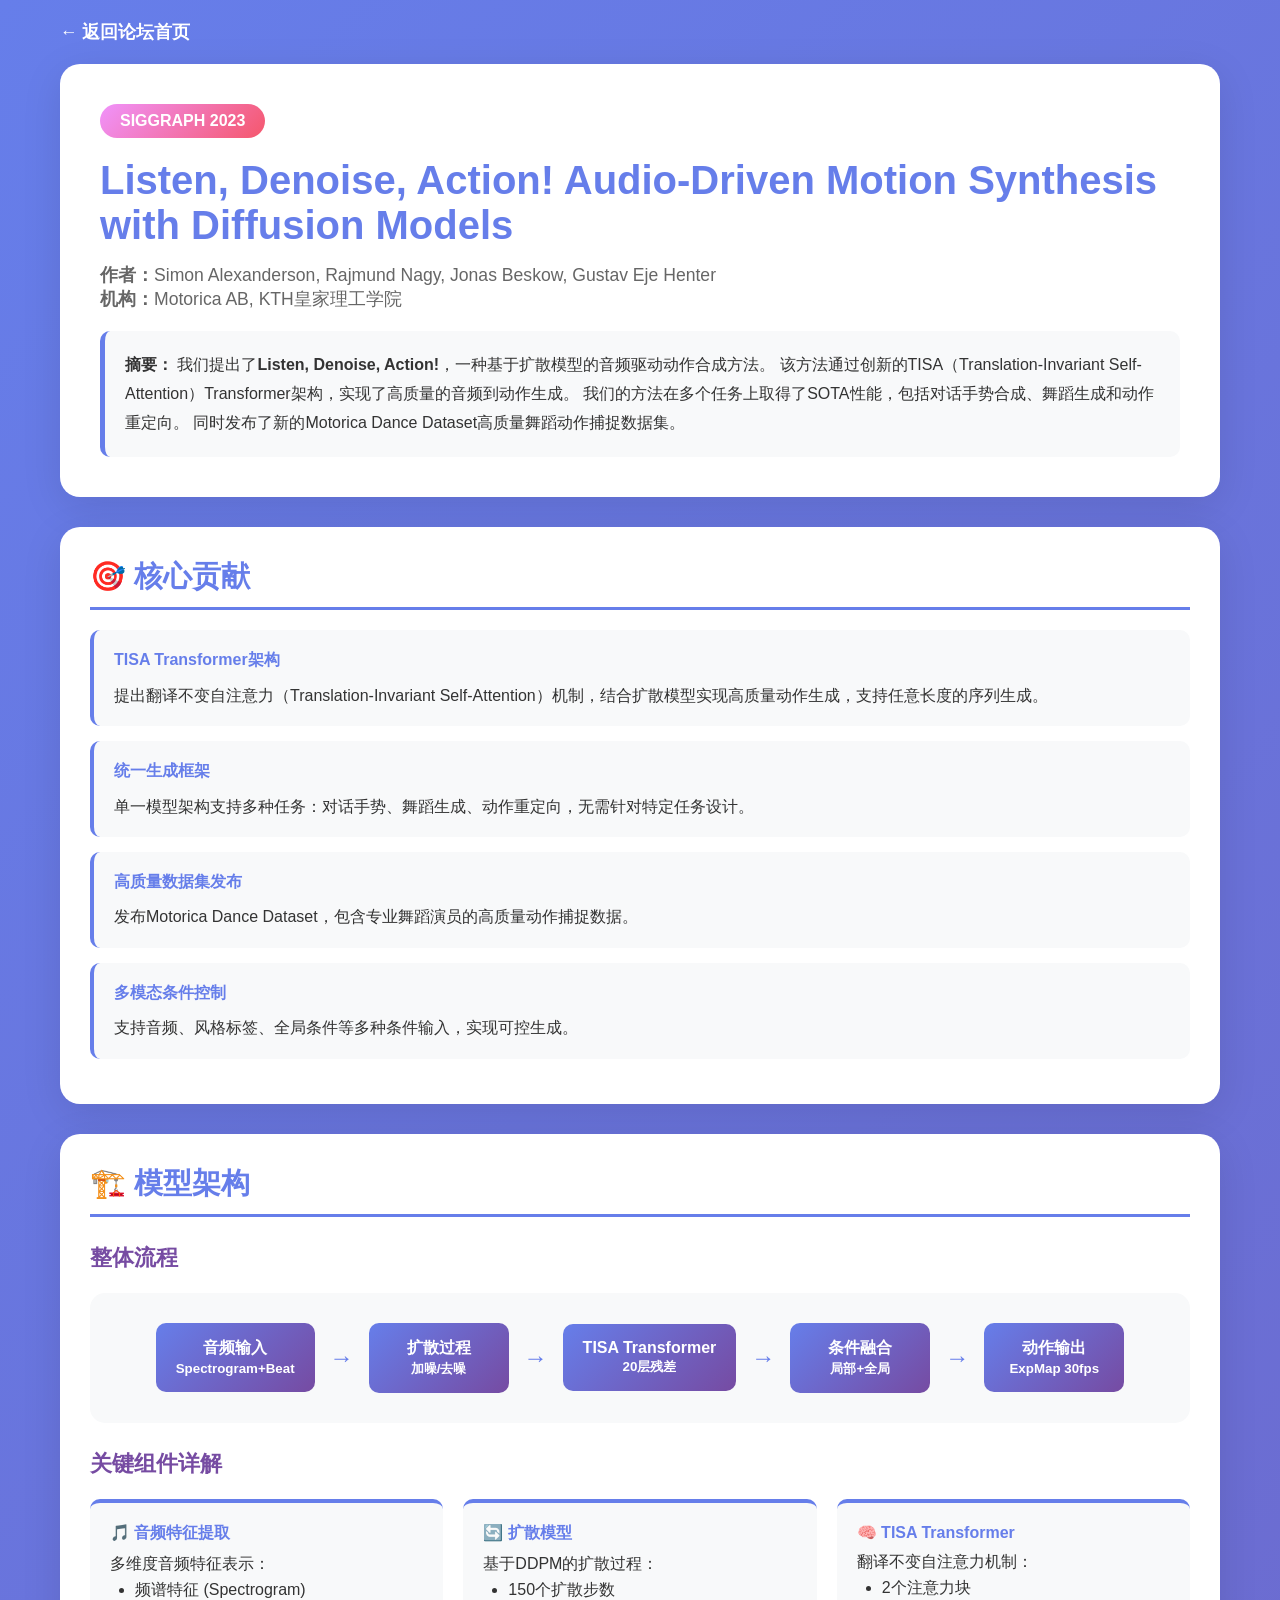
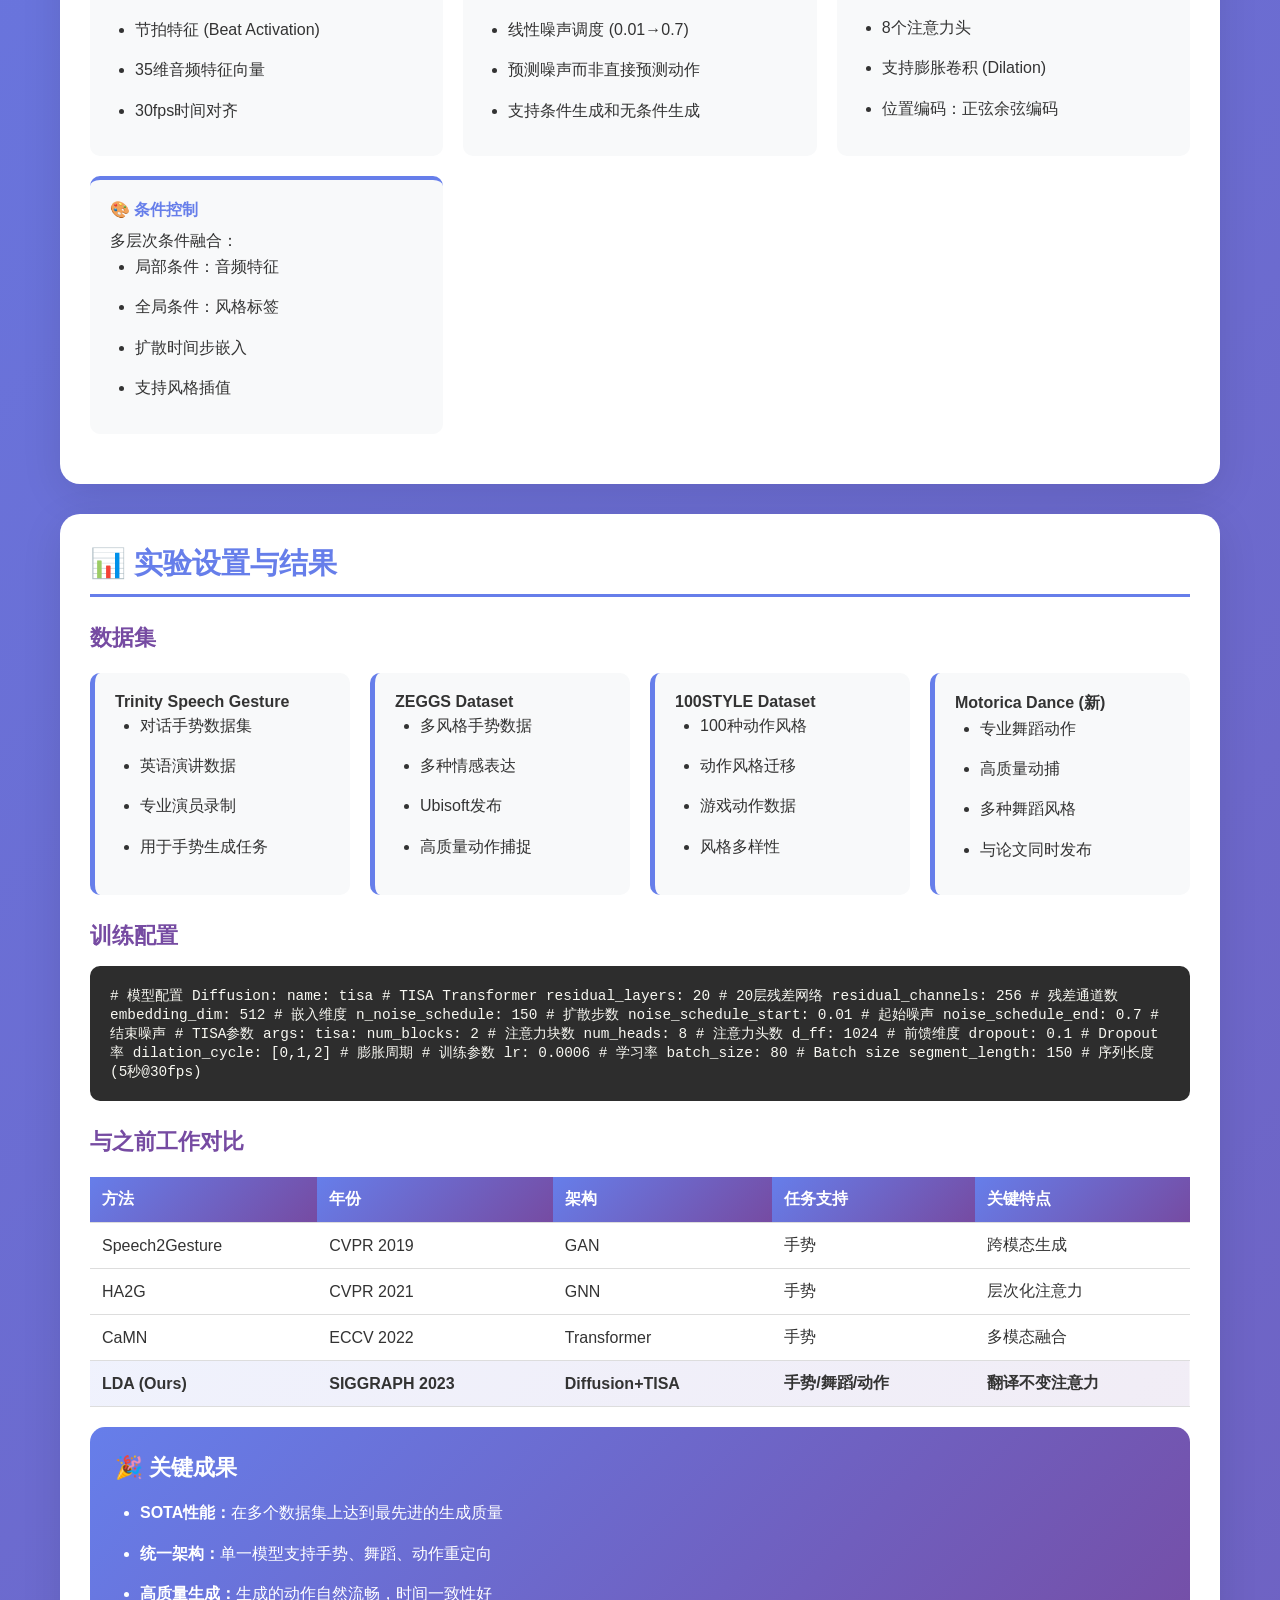
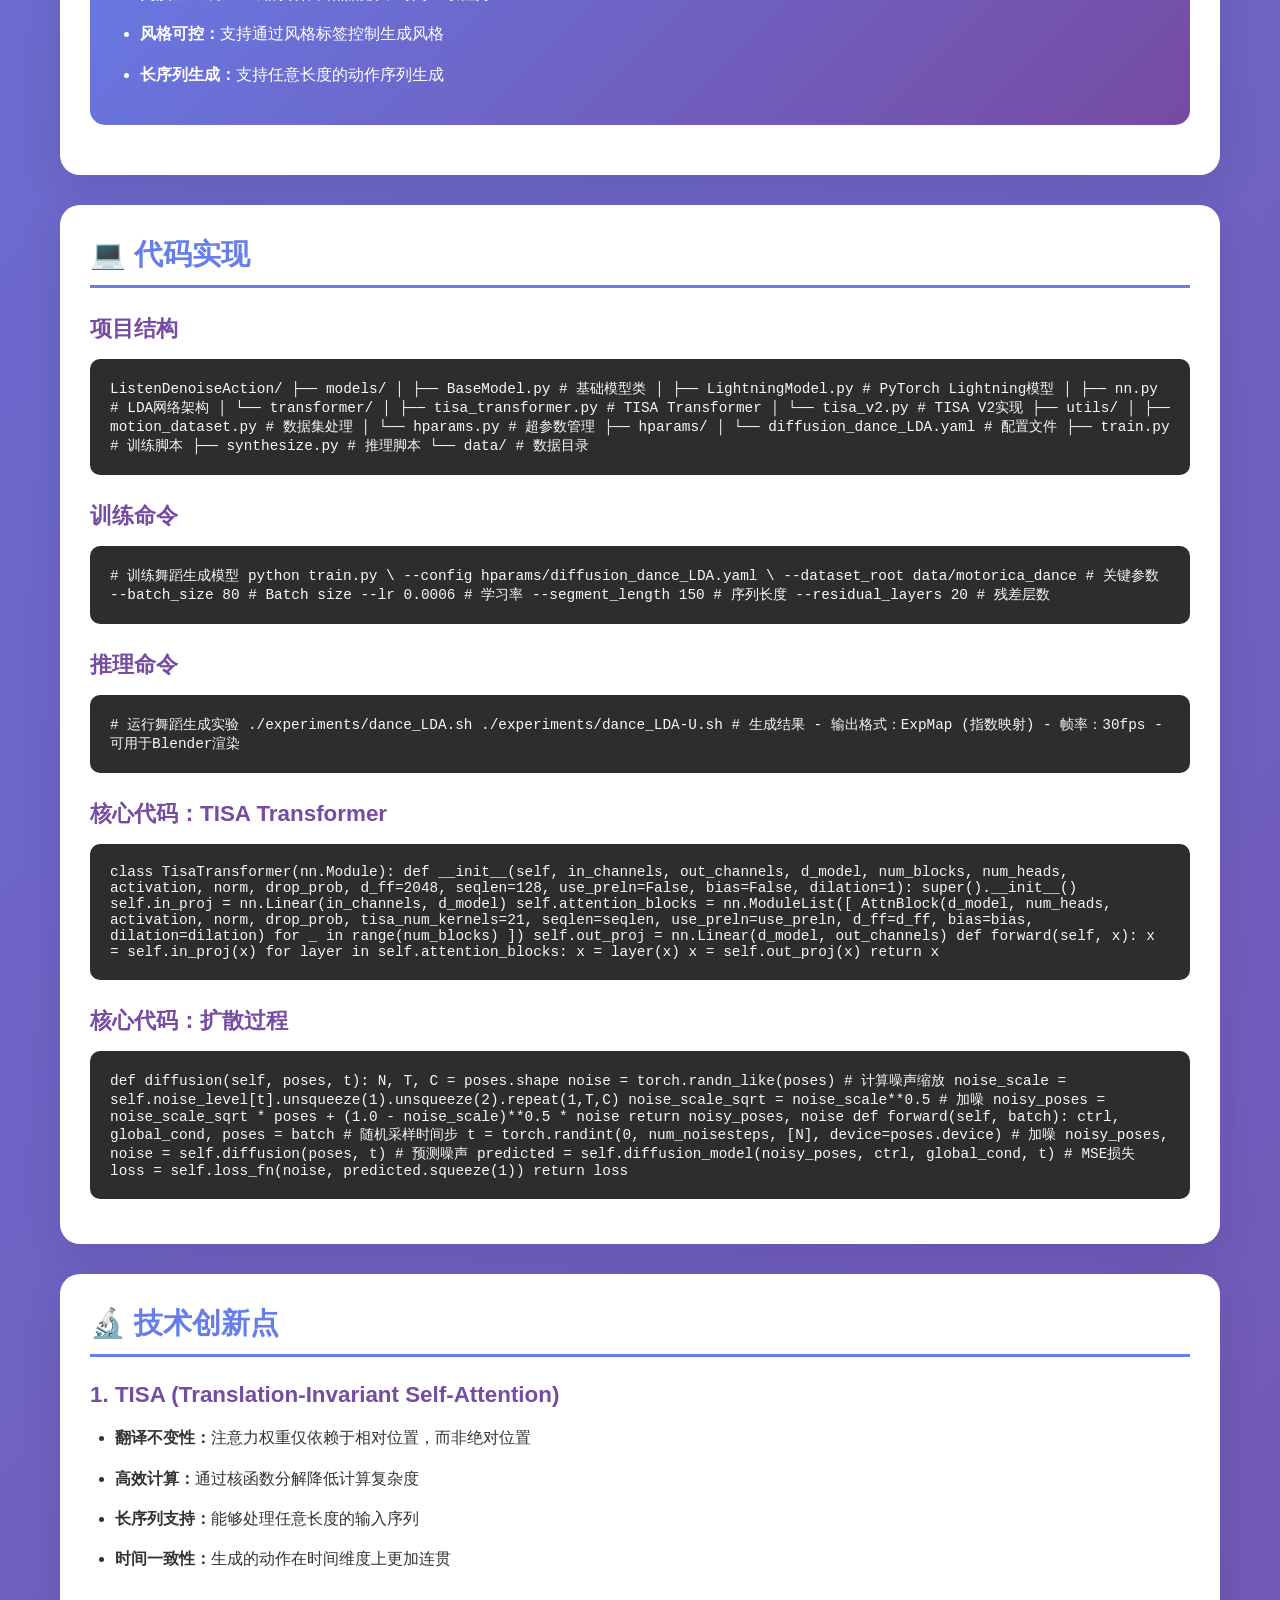
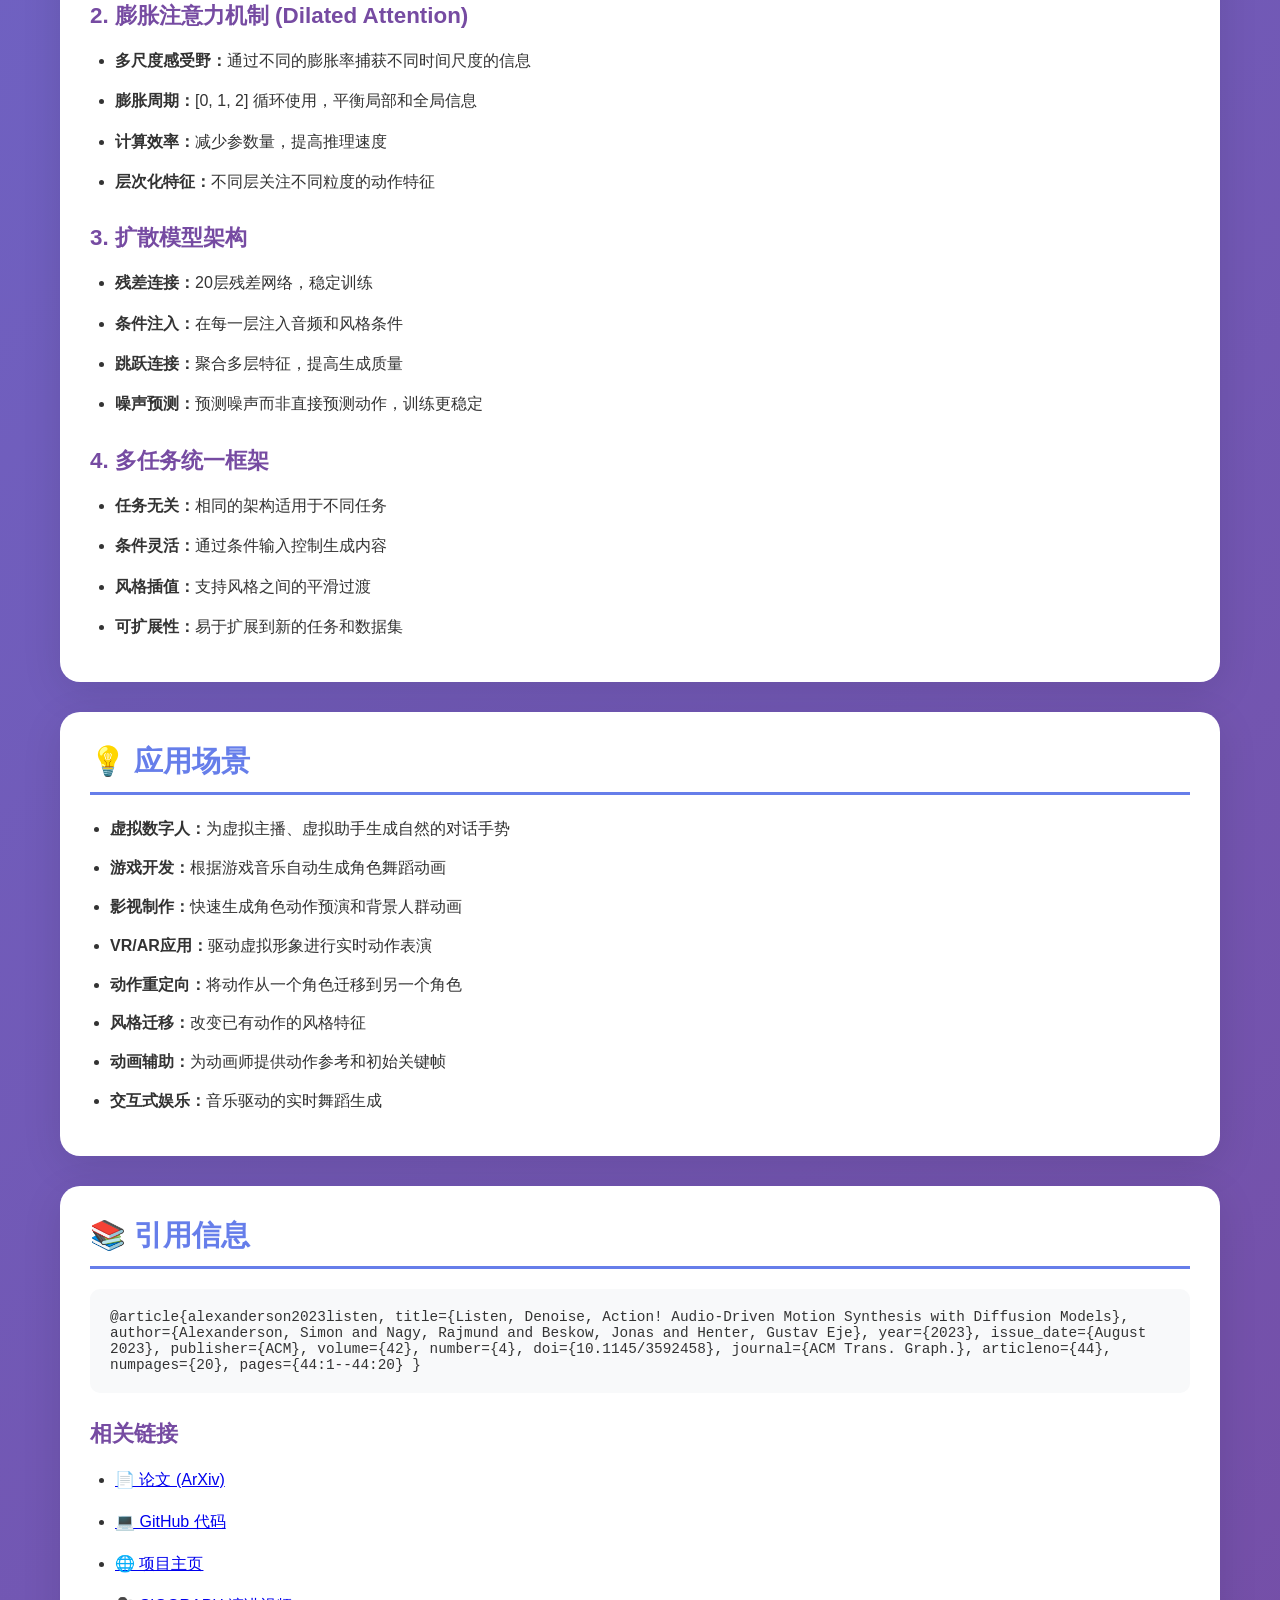
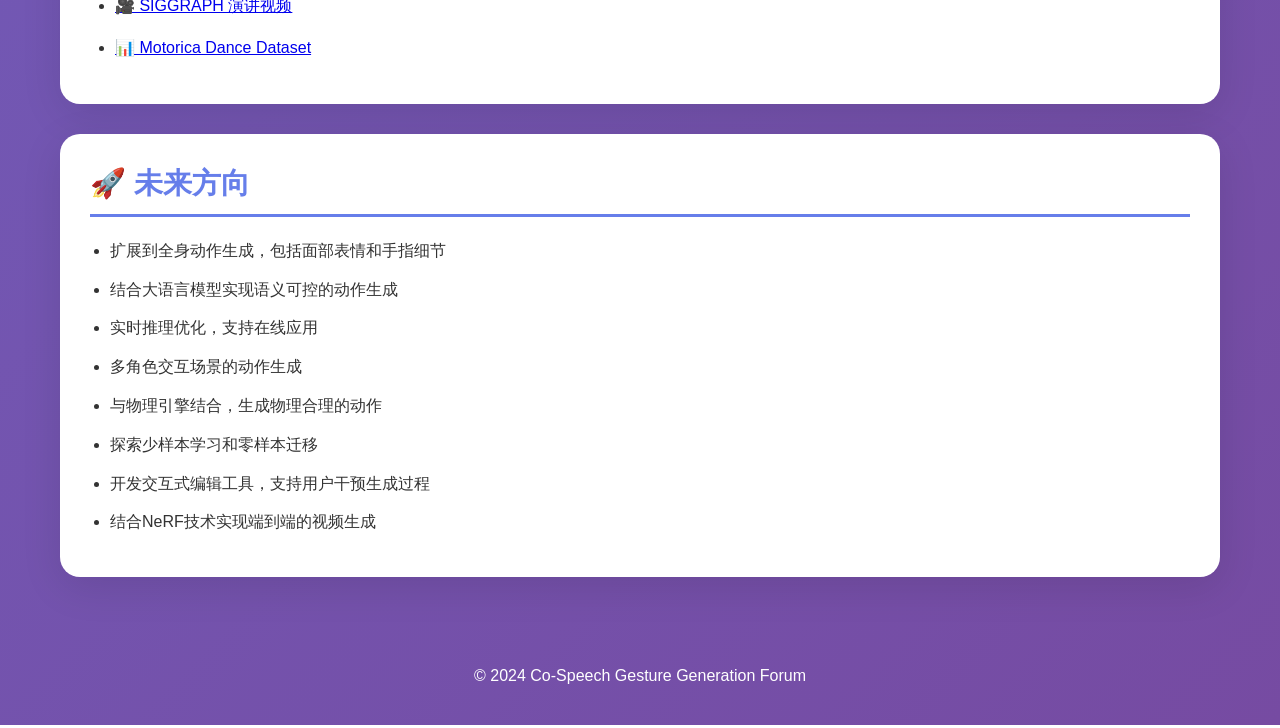
<file: listen-denoise-action-detail.html>
<!DOCTYPE html>
<html lang="zh-CN">
<head>
    <meta charset="UTF-8">
    <meta name="viewport" content="width=device-width, initial-scale=1.0">
    <title>Listen, Denoise, Action! 详细解读 - Co-Speech Gesture Generation</title>
    <style>
        * {
            margin: 0;
            padding: 0;
            box-sizing: border-box;
        }
        
        body {
            font-family: 'Segoe UI', Tahoma, Geneva, Verdana, sans-serif;
            background: linear-gradient(135deg, #667eea 0%, #764ba2 100%);
            min-height: 100vh;
            color: #333;
        }
        
        .container {
            max-width: 1200px;
            margin: 0 auto;
            padding: 20px;
        }
        
        .header {
            background: white;
            border-radius: 20px;
            padding: 40px;
            margin-bottom: 30px;
            box-shadow: 0 10px 40px rgba(0,0,0,0.1);
        }
        
        .header h1 {
            color: #667eea;
            font-size: 2.5rem;
            margin-bottom: 15px;
        }
        
        .header .conference {
            display: inline-block;
            background: linear-gradient(135deg, #f093fb 0%, #f5576c 100%);
            color: white;
            padding: 8px 20px;
            border-radius: 20px;
            font-weight: 600;
            margin-bottom: 20px;
        }
        
        .header .authors {
            color: #666;
            font-size: 1.1rem;
            margin-bottom: 20px;
        }
        
        .header .abstract {
            background: #f8f9fa;
            padding: 20px;
            border-radius: 10px;
            line-height: 1.8;
            border-left: 5px solid #667eea;
        }
        
        .section-card {
            background: white;
            border-radius: 20px;
            padding: 30px;
            margin-bottom: 30px;
            box-shadow: 0 10px 40px rgba(0,0,0,0.1);
        }
        
        .section-card h2 {
            color: #667eea;
            font-size: 1.8rem;
            margin-bottom: 20px;
            padding-bottom: 10px;
            border-bottom: 3px solid #667eea;
        }
        
        .section-card h3 {
            color: #764ba2;
            font-size: 1.4rem;
            margin: 25px 0 15px 0;
        }
        
        .section-card ul {
            margin-left: 25px;
            line-height: 1.9;
        }
        
        .section-card li {
            margin-bottom: 10px;
        }
        
        .highlight-box {
            background: linear-gradient(135deg, #667eea 0%, #764ba2 100%);
            color: white;
            padding: 25px;
            border-radius: 15px;
            margin: 20px 0;
        }
        
        .highlight-box h3 {
            color: white;
            margin-top: 0;
        }
        
        .architecture-flow {
            display: flex;
            flex-wrap: wrap;
            align-items: center;
            justify-content: center;
            gap: 15px;
            padding: 30px;
            background: #f8f9fa;
            border-radius: 15px;
            margin: 20px 0;
        }
        
        .flow-box {
            background: linear-gradient(135deg, #667eea 0%, #764ba2 100%);
            color: white;
            padding: 15px 20px;
            border-radius: 10px;
            text-align: center;
            font-weight: 600;
            min-width: 140px;
        }
        
        .flow-arrow {
            font-size: 1.5rem;
            color: #667eea;
            font-weight: bold;
        }
        
        .code-block {
            background: #2d2d2d;
            color: #f8f8f2;
            padding: 20px;
            border-radius: 10px;
            overflow-x: auto;
            font-family: 'Consolas', monospace;
            font-size: 0.9rem;
            margin: 15px 0;
        }
        
        .comparison-table {
            width: 100%;
            border-collapse: collapse;
            margin: 20px 0;
        }
        
        .comparison-table th,
        .comparison-table td {
            padding: 12px;
            text-align: left;
            border-bottom: 1px solid #ddd;
        }
        
        .comparison-table th {
            background: linear-gradient(135deg, #667eea 0%, #764ba2 100%);
            color: white;
        }
        
        .comparison-table tr:hover {
            background: #f5f5f5;
        }
        
        .metric-card {
            background: linear-gradient(135deg, #f093fb 0%, #f5576c 100%);
            color: white;
            padding: 20px;
            border-radius: 15px;
            text-align: center;
        }
        
        .metric-value {
            font-size: 2rem;
            font-weight: bold;
        }
        
        .metric-label {
            font-size: 0.9rem;
            opacity: 0.9;
        }
        
        .btn {
            display: inline-block;
            padding: 12px 25px;
            background: linear-gradient(135deg, #667eea 0%, #764ba2 100%);
            color: white;
            text-decoration: none;
            border-radius: 25px;
            font-weight: 600;
            transition: all 0.3s ease;
            margin: 5px;
        }
        
        .btn:hover {
            transform: translateY(-2px);
            box-shadow: 0 10px 25px rgba(102, 126, 234, 0.3);
        }
        
        .back-btn {
            display: inline-block;
            margin-bottom: 20px;
            color: white;
            text-decoration: none;
            font-weight: 600;
            font-size: 1.1rem;
        }
        
        .dataset-info {
            display: grid;
            grid-template-columns: repeat(auto-fit, minmax(250px, 1fr));
            gap: 20px;
            margin: 20px 0;
        }
        
        .dataset-card {
            background: #f8f9fa;
            padding: 20px;
            border-radius: 10px;
            border-left: 5px solid #667eea;
        }
        
        .author-list {
            display: flex;
            flex-wrap: wrap;
            gap: 15px;
            margin: 20px 0;
        }
        
        .author-tag {
            background: #f0f0f0;
            padding: 8px 15px;
            border-radius: 20px;
            font-size: 0.9rem;
        }
        
        .tech-grid {
            display: grid;
            grid-template-columns: repeat(auto-fit, minmax(300px, 1fr));
            gap: 20px;
            margin: 20px 0;
        }
        
        .tech-card {
            background: #f8f9fa;
            padding: 20px;
            border-radius: 10px;
            border-top: 4px solid #667eea;
        }
        
        .tech-card h4 {
            color: #667eea;
            margin-bottom: 10px;
        }
        
        .innovation-list {
            list-style: none;
            margin-left: 0 !important;
        }
        
        .innovation-list li {
            background: #f8f9fa;
            padding: 15px 20px;
            margin-bottom: 15px;
            border-radius: 10px;
            border-left: 4px solid #667eea;
            transition: all 0.3s ease;
        }
        
        .innovation-list li:hover {
            transform: translateX(5px);
            box-shadow: 0 5px 15px rgba(0,0,0,0.1);
        }
        
        .innovation-list li strong {
            color: #667eea;
            display: block;
            margin-bottom: 5px;
        }
        
        @media (max-width: 768px) {
            .header h1 {
                font-size: 1.8rem;
            }
            
            .architecture-flow {
                flex-direction: column;
            }
            
            .flow-arrow {
                transform: rotate(90deg);
            }
        }
    </style>
</head>
<body>
    <div class="container">
        <a href="index.html" class="back-btn">← 返回论坛首页</a>
        
        <div class="header">
            <span class="conference">SIGGRAPH 2023</span>
            <h1>Listen, Denoise, Action! Audio-Driven Motion Synthesis with Diffusion Models</h1>
            <div class="authors">
                <strong>作者：</strong>Simon Alexanderson, Rajmund Nagy, Jonas Beskow, Gustav Eje Henter<br>
                <strong>机构：</strong>Motorica AB, KTH皇家理工学院
            </div>
            <div class="abstract">
                <strong>摘要：</strong>
                我们提出了<strong>Listen, Denoise, Action!</strong>，一种基于扩散模型的音频驱动动作合成方法。
                该方法通过创新的TISA（Translation-Invariant Self-Attention）Transformer架构，实现了高质量的音频到动作生成。
                我们的方法在多个任务上取得了SOTA性能，包括对话手势合成、舞蹈生成和动作重定向。
                同时发布了新的Motorica Dance Dataset高质量舞蹈动作捕捉数据集。
            </div>
        </div>

        <div class="section-card">
            <h2>🎯 核心贡献</h2>
            <ul class="innovation-list">
                <li>
                    <strong>TISA Transformer架构</strong>
                    提出翻译不变自注意力（Translation-Invariant Self-Attention）机制，结合扩散模型实现高质量动作生成，支持任意长度的序列生成。
                </li>
                <li>
                    <strong>统一生成框架</strong>
                    单一模型架构支持多种任务：对话手势、舞蹈生成、动作重定向，无需针对特定任务设计。
                </li>
                <li>
                    <strong>高质量数据集发布</strong>
                    发布Motorica Dance Dataset，包含专业舞蹈演员的高质量动作捕捉数据。
                </li>
                <li>
                    <strong>多模态条件控制</strong>
                    支持音频、风格标签、全局条件等多种条件输入，实现可控生成。
                </li>
            </ul>
        </div>

        <div class="section-card">
            <h2>🏗️ 模型架构</h2>
            
            <h3>整体流程</h3>
            <div class="architecture-flow">
                <div class="flow-box">音频输入<br><small>Spectrogram+Beat</small></div>
                <span class="flow-arrow">→</span>
                <div class="flow-box">扩散过程<br><small>加噪/去噪</small></div>
                <span class="flow-arrow">→</span>
                <div class="flow-box">TISA Transformer<br><small>20层残差</small></div>
                <span class="flow-arrow">→</span>
                <div class="flow-box">条件融合<br><small>局部+全局</small></div>
                <span class="flow-arrow">→</span>
                <div class="flow-box">动作输出<br><small>ExpMap 30fps</small></div>
            </div>

            <h3>关键组件详解</h3>
            <div class="tech-grid">
                <div class="tech-card">
                    <h4>🎵 音频特征提取</h4>
                    <p>多维度音频特征表示：</p>
                    <ul>
                        <li>频谱特征 (Spectrogram)</li>
                        <li>节拍特征 (Beat Activation)</li>
                        <li>35维音频特征向量</li>
                        <li>30fps时间对齐</li>
                    </ul>
                </div>
                
                <div class="tech-card">
                    <h4>🔄 扩散模型</h4>
                    <p>基于DDPM的扩散过程：</p>
                    <ul>
                        <li>150个扩散步数</li>
                        <li>线性噪声调度 (0.01→0.7)</li>
                        <li>预测噪声而非直接预测动作</li>
                        <li>支持条件生成和无条件生成</li>
                    </ul>
                </div>
                
                <div class="tech-card">
                    <h4>🧠 TISA Transformer</h4>
                    <p>翻译不变自注意力机制：</p>
                    <ul>
                        <li>2个注意力块</li>
                        <li>8个注意力头</li>
                        <li>支持膨胀卷积 (Dilation)</li>
                        <li>位置编码：正弦余弦编码</li>
                    </ul>
                </div>
                
                <div class="tech-card">
                    <h4>🎨 条件控制</h4>
                    <p>多层次条件融合：</p>
                    <ul>
                        <li>局部条件：音频特征</li>
                        <li>全局条件：风格标签</li>
                        <li>扩散时间步嵌入</li>
                        <li>支持风格插值</li>
                    </ul>
                </div>
            </div>
        </div>

        <div class="section-card">
            <h2>📊 实验设置与结果</h2>
            
            <h3>数据集</h3>
            <div class="dataset-info">
                <div class="dataset-card">
                    <h4>Trinity Speech Gesture</h4>
                    <ul>
                        <li>对话手势数据集</li>
                        <li>英语演讲数据</li>
                        <li>专业演员录制</li>
                        <li>用于手势生成任务</li>
                    </ul>
                </div>
                <div class="dataset-card">
                    <h4>ZEGGS Dataset</h4>
                    <ul>
                        <li>多风格手势数据</li>
                        <li>多种情感表达</li>
                        <li>Ubisoft发布</li>
                        <li>高质量动作捕捉</li>
                    </ul>
                </div>
                <div class="dataset-card">
                    <h4>100STYLE Dataset</h4>
                    <ul>
                        <li>100种动作风格</li>
                        <li>动作风格迁移</li>
                        <li>游戏动作数据</li>
                        <li>风格多样性</li>
                    </ul>
                </div>
                <div class="dataset-card">
                    <h4>Motorica Dance (新)</h4>
                    <ul>
                        <li>专业舞蹈动作</li>
                        <li>高质量动捕</li>
                        <li>多种舞蹈风格</li>
                        <li>与论文同时发布</li>
                    </ul>
                </div>
            </div>

            <h3>训练配置</h3>
            <div class="code-block">
# 模型配置
Diffusion:
  name: tisa                    # TISA Transformer
  residual_layers: 20           # 20层残差网络
  residual_channels: 256        # 残差通道数
  embedding_dim: 512            # 嵌入维度
  n_noise_schedule: 150         # 扩散步数
  noise_schedule_start: 0.01    # 起始噪声
  noise_schedule_end: 0.7       # 结束噪声
  
# TISA参数
args:
  tisa:
    num_blocks: 2               # 注意力块数
    num_heads: 8                # 注意力头数
    d_ff: 1024                  # 前馈维度
    dropout: 0.1                # Dropout率
    dilation_cycle: [0,1,2]     # 膨胀周期

# 训练参数
lr: 0.0006                      # 学习率
batch_size: 80                  # Batch size
segment_length: 150             # 序列长度 (5秒@30fps)
            </div>

            <h3>与之前工作对比</h3>
            <table class="comparison-table">
                <thead>
                    <tr>
                        <th>方法</th>
                        <th>年份</th>
                        <th>架构</th>
                        <th>任务支持</th>
                        <th>关键特点</th>
                    </tr>
                </thead>
                <tbody>
                    <tr>
                        <td>Speech2Gesture</td>
                        <td>CVPR 2019</td>
                        <td>GAN</td>
                        <td>手势</td>
                        <td>跨模态生成</td>
                    </tr>
                    <tr>
                        <td>HA2G</td>
                        <td>CVPR 2021</td>
                        <td>GNN</td>
                        <td>手势</td>
                        <td>层次化注意力</td>
                    </tr>
                    <tr>
                        <td>CaMN</td>
                        <td>ECCV 2022</td>
                        <td>Transformer</td>
                        <td>手势</td>
                        <td>多模态融合</td>
                    </tr>
                    <tr style="background: linear-gradient(135deg, rgba(102,126,234,0.1) 0%, rgba(118,75,162,0.1) 100%);">
                        <td><strong>LDA (Ours)</strong></td>
                        <td><strong>SIGGRAPH 2023</strong></td>
                        <td><strong>Diffusion+TISA</strong></td>
                        <td><strong>手势/舞蹈/动作</strong></td>
                        <td><strong>翻译不变注意力</strong></td>
                    </tr>
                </tbody>
            </table>
            
            <div class="highlight-box">
                <h3>🎉 关键成果</h3>
                <ul>
                    <li><strong>SOTA性能：</strong>在多个数据集上达到最先进的生成质量</li>
                    <li><strong>统一架构：</strong>单一模型支持手势、舞蹈、动作重定向</li>
                    <li><strong>高质量生成：</strong>生成的动作自然流畅，时间一致性好</li>
                    <li><strong>风格可控：</strong>支持通过风格标签控制生成风格</li>
                    <li><strong>长序列生成：</strong>支持任意长度的动作序列生成</li>
                </ul>
            </div>
        </div>

        <div class="section-card">
            <h2>💻 代码实现</h2>
            
            <h3>项目结构</h3>
            <div class="code-block">
ListenDenoiseAction/
├── models/
│   ├── BaseModel.py           # 基础模型类
│   ├── LightningModel.py      # PyTorch Lightning模型
│   ├── nn.py                  # LDA网络架构
│   └── transformer/
│       ├── tisa_transformer.py    # TISA Transformer
│       └── tisa_v2.py             # TISA V2实现
├── utils/
│   ├── motion_dataset.py      # 数据集处理
│   └── hparams.py             # 超参数管理
├── hparams/
│   └── diffusion_dance_LDA.yaml   # 配置文件
├── train.py                   # 训练脚本
├── synthesize.py              # 推理脚本
└── data/                      # 数据目录
            </div>

            <h3>训练命令</h3>
            <div class="code-block">
# 训练舞蹈生成模型
python train.py \
    --config hparams/diffusion_dance_LDA.yaml \
    --dataset_root data/motorica_dance

# 关键参数
--batch_size 80              # Batch size
--lr 0.0006                  # 学习率
--segment_length 150         # 序列长度
--residual_layers 20         # 残差层数
            </div>

            <h3>推理命令</h3>
            <div class="code-block">
# 运行舞蹈生成实验
./experiments/dance_LDA.sh
./experiments/dance_LDA-U.sh

# 生成结果
- 输出格式：ExpMap (指数映射)
- 帧率：30fps
- 可用于Blender渲染
            </div>

            <h3>核心代码：TISA Transformer</h3>
            <div class="code-block">
class TisaTransformer(nn.Module):
    def __init__(self, in_channels, out_channels, d_model, 
                 num_blocks, num_heads, activation, norm, drop_prob,
                 d_ff=2048, seqlen=128, use_preln=False, bias=False, dilation=1):
        super().__init__()
        self.in_proj = nn.Linear(in_channels, d_model)
        self.attention_blocks = nn.ModuleList([
            AttnBlock(d_model, num_heads, activation, norm, drop_prob,
                     tisa_num_kernels=21, seqlen=seqlen, use_preln=use_preln,
                     d_ff=d_ff, bias=bias, dilation=dilation)
            for _ in range(num_blocks)
        ])
        self.out_proj = nn.Linear(d_model, out_channels)

    def forward(self, x):
        x = self.in_proj(x)
        for layer in self.attention_blocks:
            x = layer(x)
        x = self.out_proj(x)
        return x
            </div>

            <h3>核心代码：扩散过程</h3>
            <div class="code-block">
def diffusion(self, poses, t):
    N, T, C = poses.shape
    noise = torch.randn_like(poses)
    # 计算噪声缩放
    noise_scale = self.noise_level[t].unsqueeze(1).unsqueeze(2).repeat(1,T,C)
    noise_scale_sqrt = noise_scale**0.5
    # 加噪
    noisy_poses = noise_scale_sqrt * poses + (1.0 - noise_scale)**0.5 * noise
    return noisy_poses, noise

def forward(self, batch):
    ctrl, global_cond, poses = batch
    # 随机采样时间步
    t = torch.randint(0, num_noisesteps, [N], device=poses.device)
    # 加噪
    noisy_poses, noise = self.diffusion(poses, t)
    # 预测噪声
    predicted = self.diffusion_model(noisy_poses, ctrl, global_cond, t)
    # MSE损失
    loss = self.loss_fn(noise, predicted.squeeze(1))
    return loss
            </div>
        </div>

        <div class="section-card">
            <h2>🔬 技术创新点</h2>
            
            <h3>1. TISA (Translation-Invariant Self-Attention)</h3>
            <ul>
                <li><strong>翻译不变性：</strong>注意力权重仅依赖于相对位置，而非绝对位置</li>
                <li><strong>高效计算：</strong>通过核函数分解降低计算复杂度</li>
                <li><strong>长序列支持：</strong>能够处理任意长度的输入序列</li>
                <li><strong>时间一致性：</strong>生成的动作在时间维度上更加连贯</li>
            </ul>
            
            <h3>2. 膨胀注意力机制 (Dilated Attention)</h3>
            <ul>
                <li><strong>多尺度感受野：</strong>通过不同的膨胀率捕获不同时间尺度的信息</li>
                <li><strong>膨胀周期：</strong>[0, 1, 2] 循环使用，平衡局部和全局信息</li>
                <li><strong>计算效率：</strong>减少参数量，提高推理速度</li>
                <li><strong>层次化特征：</strong>不同层关注不同粒度的动作特征</li>
            </ul>
            
            <h3>3. 扩散模型架构</h3>
            <ul>
                <li><strong>残差连接：</strong>20层残差网络，稳定训练</li>
                <li><strong>条件注入：</strong>在每一层注入音频和风格条件</li>
                <li><strong>跳跃连接：</strong>聚合多层特征，提高生成质量</li>
                <li><strong>噪声预测：</strong>预测噪声而非直接预测动作，训练更稳定</li>
            </ul>
            
            <h3>4. 多任务统一框架</h3>
            <ul>
                <li><strong>任务无关：</strong>相同的架构适用于不同任务</li>
                <li><strong>条件灵活：</strong>通过条件输入控制生成内容</li>
                <li><strong>风格插值：</strong>支持风格之间的平滑过渡</li>
                <li><strong>可扩展性：</strong>易于扩展到新的任务和数据集</li>
            </ul>
        </div>

        <div class="section-card">
            <h2>💡 应用场景</h2>
            <ul style="line-height: 1.8; margin-left: 20px;">
                <li><strong>虚拟数字人：</strong>为虚拟主播、虚拟助手生成自然的对话手势</li>
                <li><strong>游戏开发：</strong>根据游戏音乐自动生成角色舞蹈动画</li>
                <li><strong>影视制作：</strong>快速生成角色动作预演和背景人群动画</li>
                <li><strong>VR/AR应用：</strong>驱动虚拟形象进行实时动作表演</li>
                <li><strong>动作重定向：</strong>将动作从一个角色迁移到另一个角色</li>
                <li><strong>风格迁移：</strong>改变已有动作的风格特征</li>
                <li><strong>动画辅助：</strong>为动画师提供动作参考和初始关键帧</li>
                <li><strong>交互式娱乐：</strong>音乐驱动的实时舞蹈生成</li>
            </ul>
        </div>

        <div class="section-card">
            <h2>📚 引用信息</h2>
            <div class="code-block" style="background: #f8f9fa; color: #333;">
@article{alexanderson2023listen,
  title={Listen, Denoise, Action! Audio-Driven Motion Synthesis with Diffusion Models},
  author={Alexanderson, Simon and Nagy, Rajmund and Beskow, Jonas and Henter, Gustav Eje},
  year={2023},
  issue_date={August 2023},
  publisher={ACM},
  volume={42},
  number={4},
  doi={10.1145/3592458},
  journal={ACM Trans. Graph.},
  articleno={44},
  numpages={20},
  pages={44:1--44:20}
}
            </div>
            
            <h3>相关链接</h3>
            <ul style="line-height: 2;">
                <li><a href="https://arxiv.org/abs/2211.09707" target="_blank">📄 论文 (ArXiv)</a></li>
                <li><a href="https://github.com/simonalexanderson/ListenDenoiseAction" target="_blank">💻 GitHub 代码</a></li>
                <li><a href="https://www.speech.kth.se/research/listen-denoise-action/" target="_blank">🌐 项目主页</a></li>
                <li><a href="https://youtu.be/Qfd2EpzWgok" target="_blank">🎥 SIGGRAPH 演讲视频</a></li>
                <li><a href="https://github.com/simonalexanderson/MotoricaDanceDataset" target="_blank">📊 Motorica Dance Dataset</a></li>
            </ul>
        </div>

        <div class="section-card">
            <h2>🚀 未来方向</h2>
            <ul style="line-height: 1.8; margin-left: 20px;">
                <li>扩展到全身动作生成，包括面部表情和手指细节</li>
                <li>结合大语言模型实现语义可控的动作生成</li>
                <li>实时推理优化，支持在线应用</li>
                <li>多角色交互场景的动作生成</li>
                <li>与物理引擎结合，生成物理合理的动作</li>
                <li>探索少样本学习和零样本迁移</li>
                <li>开发交互式编辑工具，支持用户干预生成过程</li>
                <li>结合NeRF技术实现端到端的视频生成</li>
            </ul>
        </div>
    </div>

    <footer style="text-align: center; padding: 40px; color: white;">
        <p>&copy; 2024 Co-Speech Gesture Generation Forum</p>
    </footer>
</body>
</html>
</file>
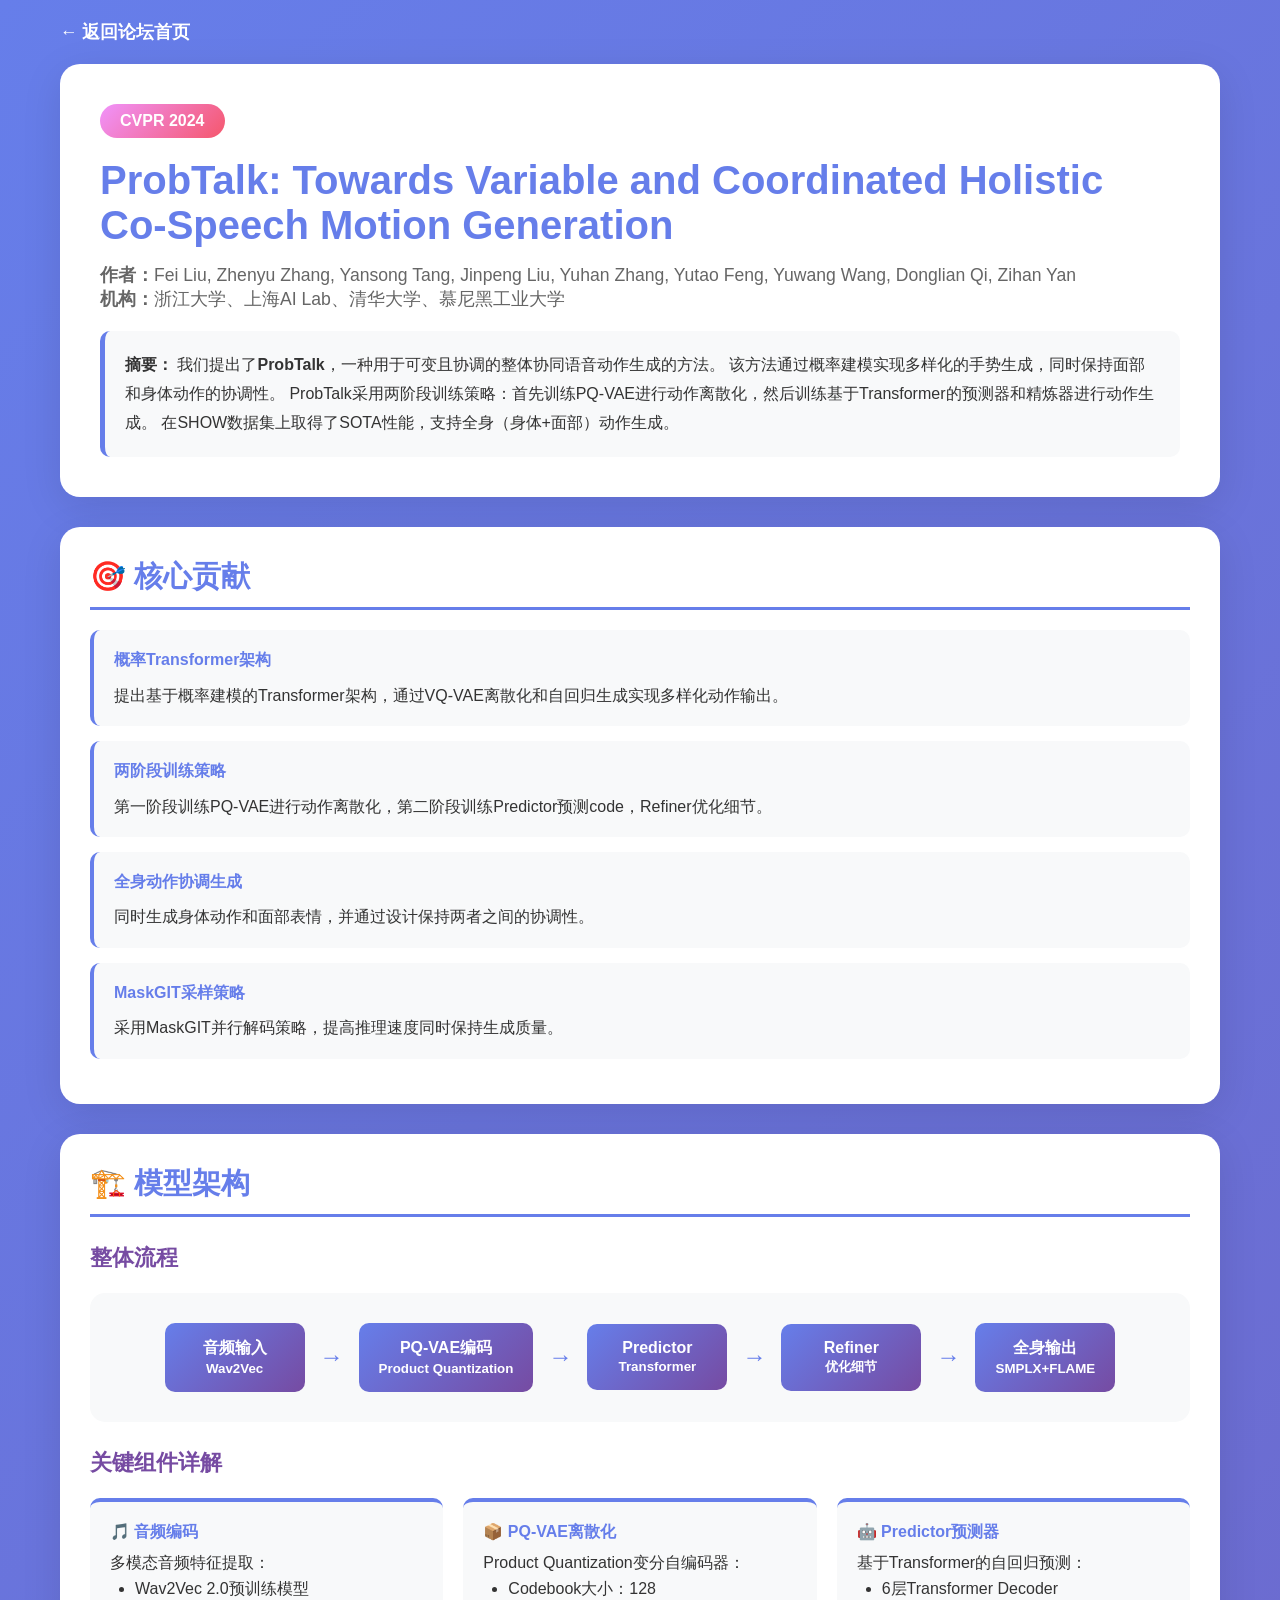
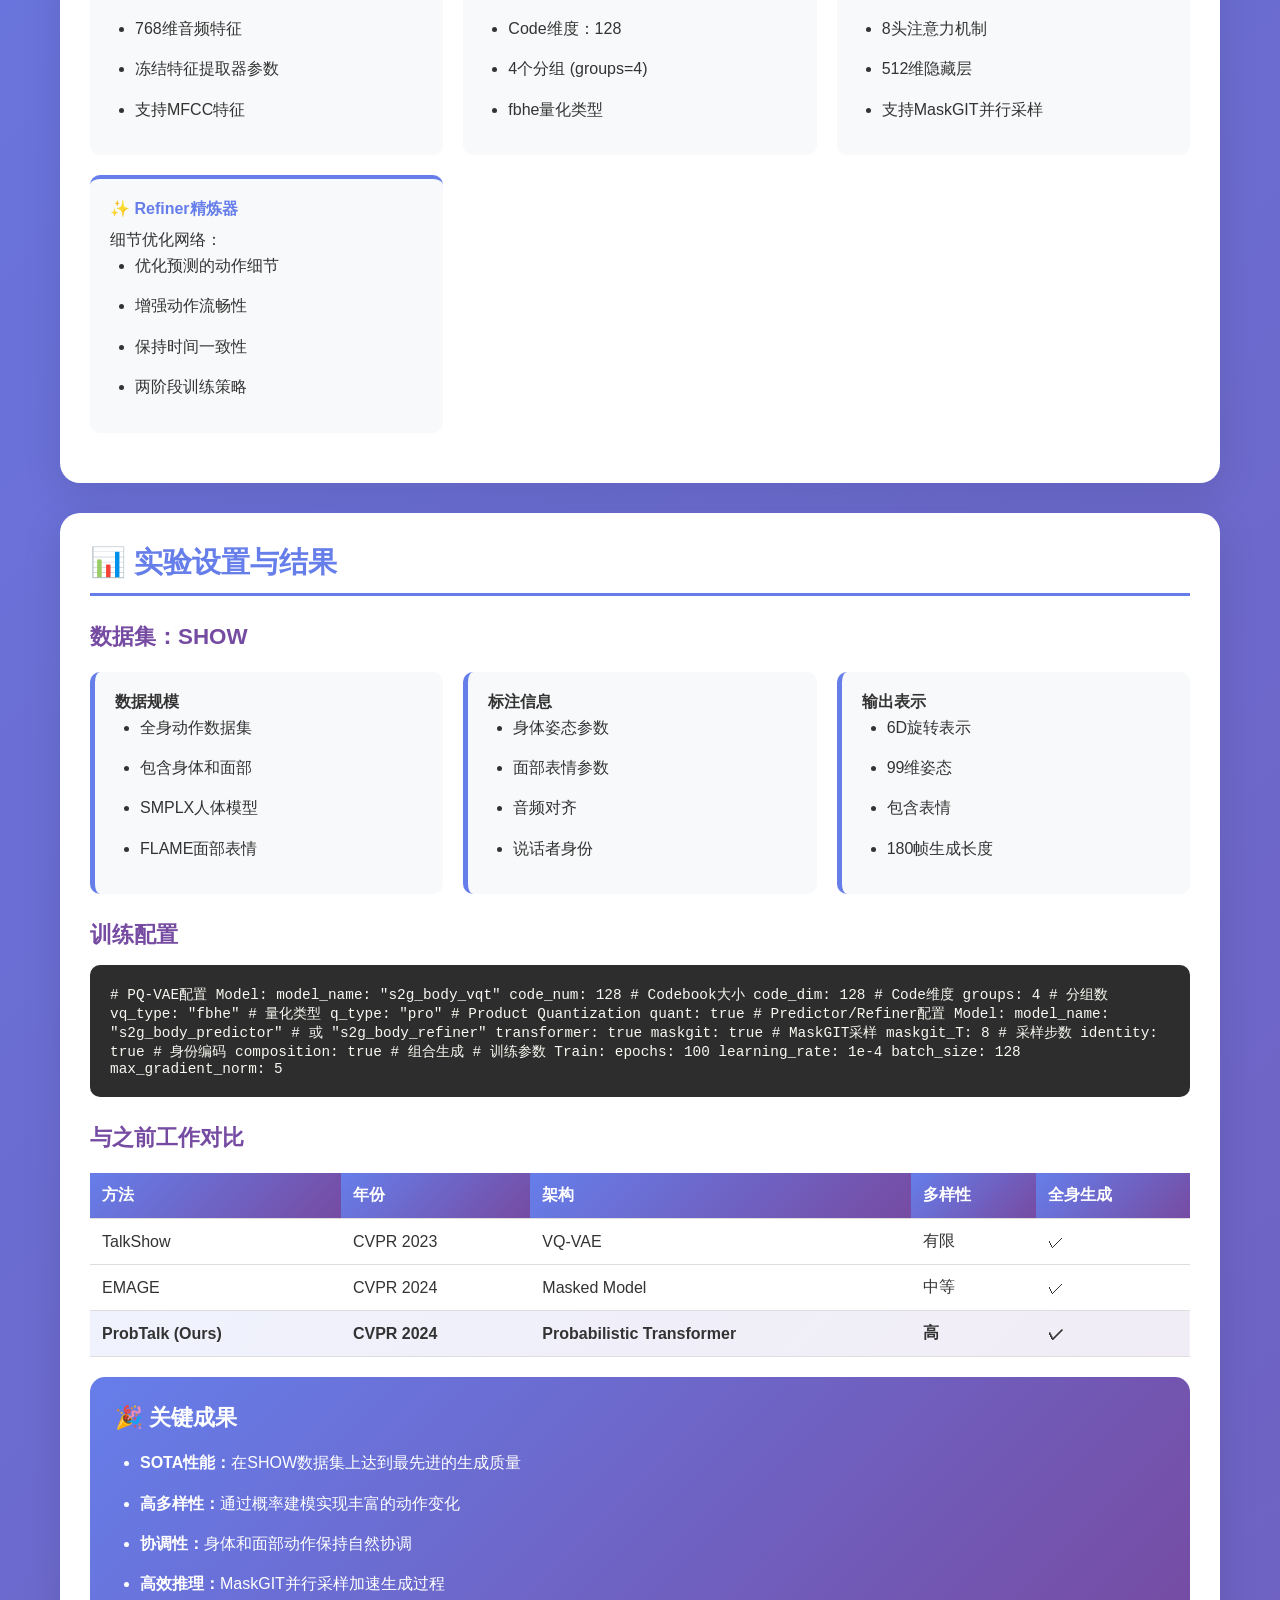
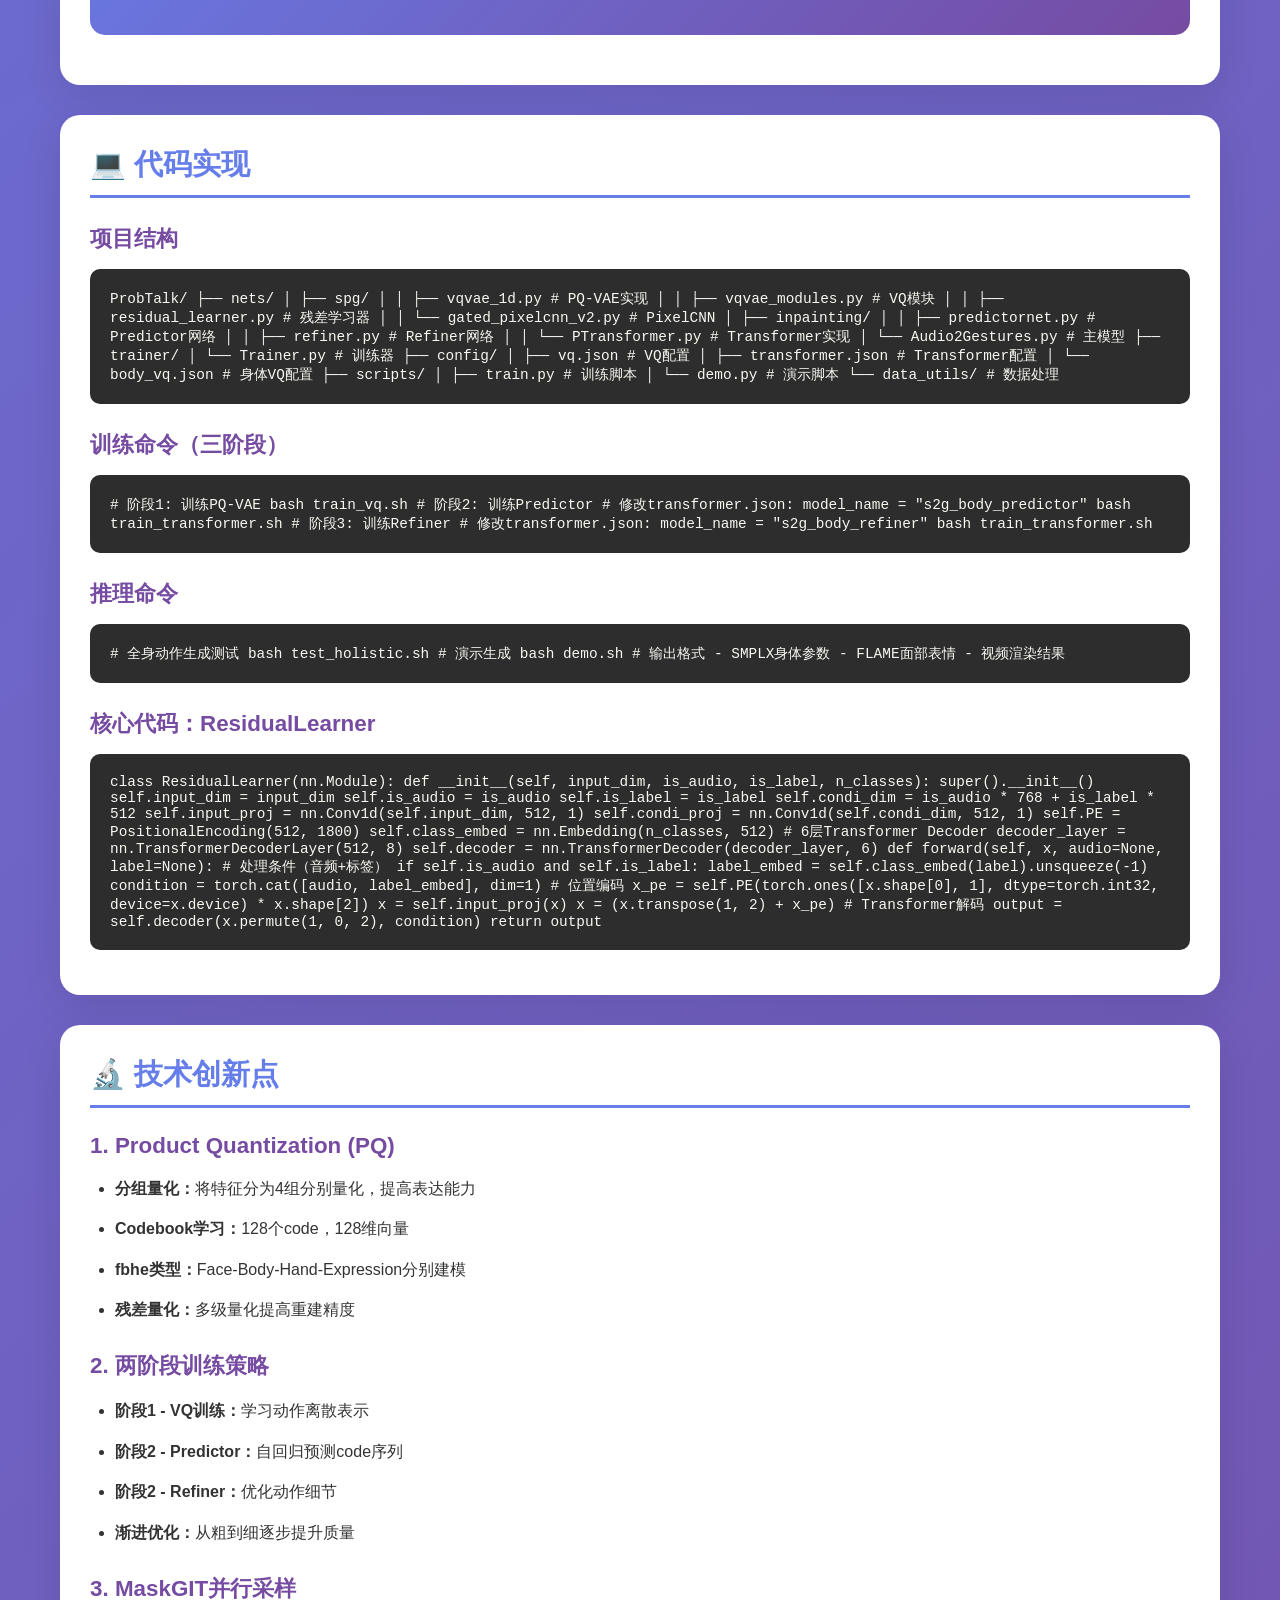
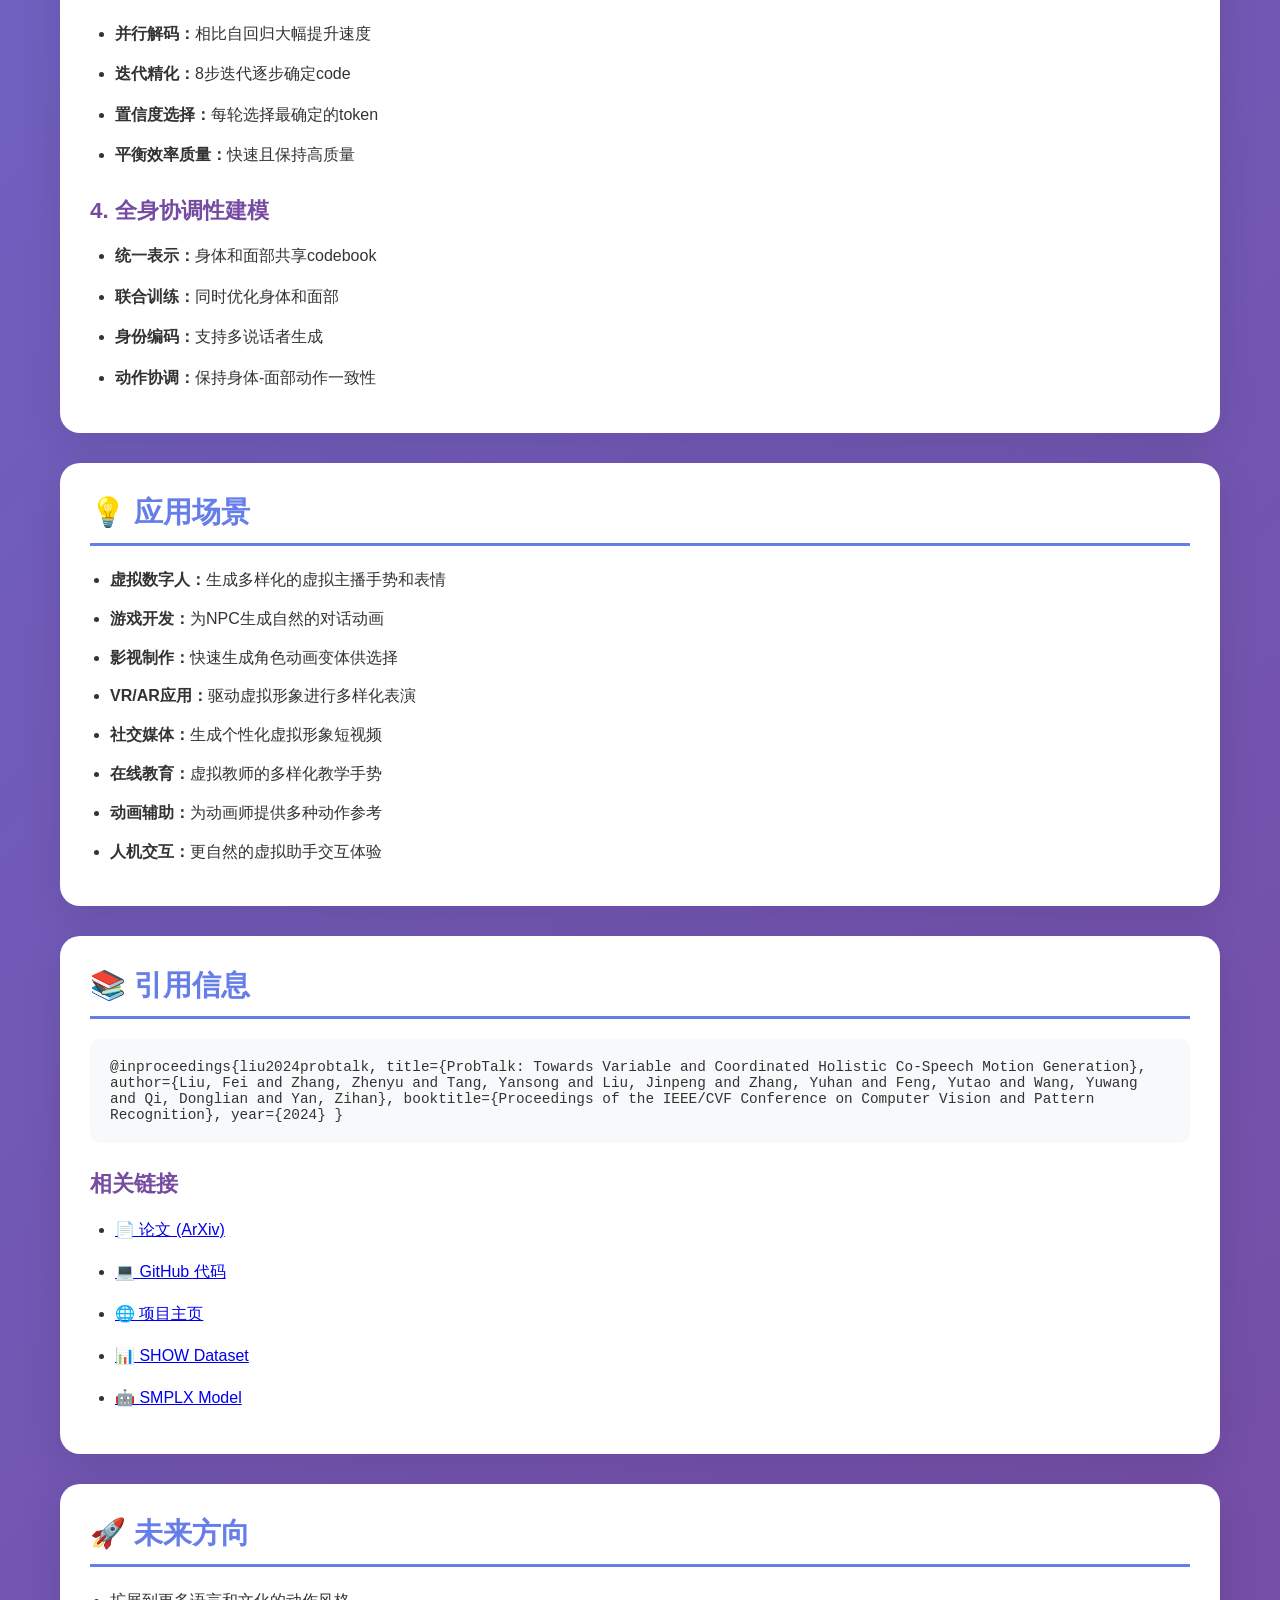
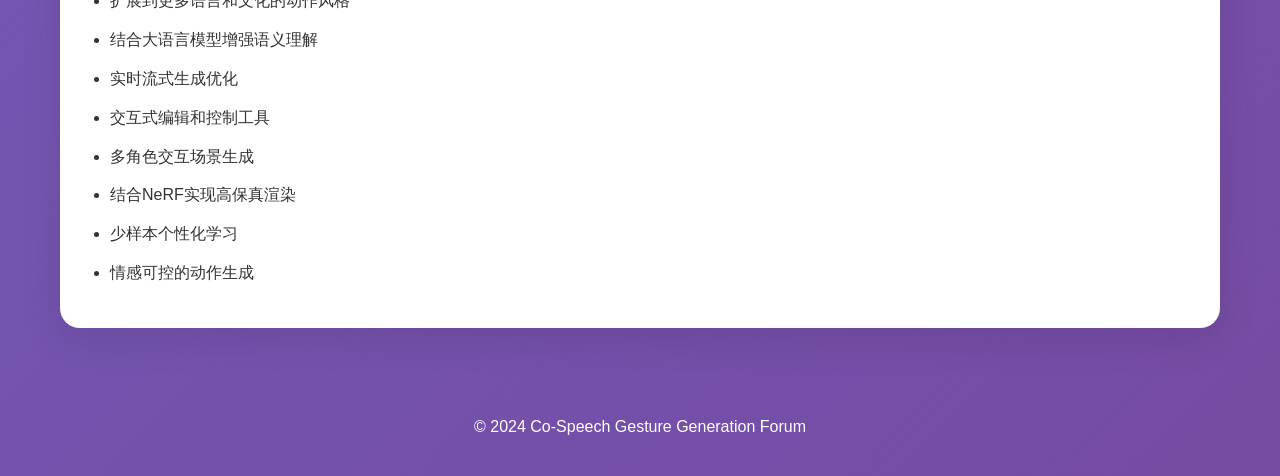
<file: probtalk-detail.html>
<!DOCTYPE html>
<html lang="zh-CN">
<head>
    <meta charset="UTF-8">
    <meta name="viewport" content="width=device-width, initial-scale=1.0">
    <title>ProbTalk 详细解读 - Co-Speech Gesture Generation</title>
    <style>
        * {
            margin: 0;
            padding: 0;
            box-sizing: border-box;
        }
        
        body {
            font-family: 'Segoe UI', Tahoma, Geneva, Verdana, sans-serif;
            background: linear-gradient(135deg, #667eea 0%, #764ba2 100%);
            min-height: 100vh;
            color: #333;
        }
        
        .container {
            max-width: 1200px;
            margin: 0 auto;
            padding: 20px;
        }
        
        .header {
            background: white;
            border-radius: 20px;
            padding: 40px;
            margin-bottom: 30px;
            box-shadow: 0 10px 40px rgba(0,0,0,0.1);
        }
        
        .header h1 {
            color: #667eea;
            font-size: 2.5rem;
            margin-bottom: 15px;
        }
        
        .header .conference {
            display: inline-block;
            background: linear-gradient(135deg, #f093fb 0%, #f5576c 100%);
            color: white;
            padding: 8px 20px;
            border-radius: 20px;
            font-weight: 600;
            margin-bottom: 20px;
        }
        
        .header .authors {
            color: #666;
            font-size: 1.1rem;
            margin-bottom: 20px;
        }
        
        .header .abstract {
            background: #f8f9fa;
            padding: 20px;
            border-radius: 10px;
            line-height: 1.8;
            border-left: 5px solid #667eea;
        }
        
        .section-card {
            background: white;
            border-radius: 20px;
            padding: 30px;
            margin-bottom: 30px;
            box-shadow: 0 10px 40px rgba(0,0,0,0.1);
        }
        
        .section-card h2 {
            color: #667eea;
            font-size: 1.8rem;
            margin-bottom: 20px;
            padding-bottom: 10px;
            border-bottom: 3px solid #667eea;
        }
        
        .section-card h3 {
            color: #764ba2;
            font-size: 1.4rem;
            margin: 25px 0 15px 0;
        }
        
        .section-card ul {
            margin-left: 25px;
            line-height: 1.9;
        }
        
        .section-card li {
            margin-bottom: 10px;
        }
        
        .highlight-box {
            background: linear-gradient(135deg, #667eea 0%, #764ba2 100%);
            color: white;
            padding: 25px;
            border-radius: 15px;
            margin: 20px 0;
        }
        
        .highlight-box h3 {
            color: white;
            margin-top: 0;
        }
        
        .architecture-flow {
            display: flex;
            flex-wrap: wrap;
            align-items: center;
            justify-content: center;
            gap: 15px;
            padding: 30px;
            background: #f8f9fa;
            border-radius: 15px;
            margin: 20px 0;
        }
        
        .flow-box {
            background: linear-gradient(135deg, #667eea 0%, #764ba2 100%);
            color: white;
            padding: 15px 20px;
            border-radius: 10px;
            text-align: center;
            font-weight: 600;
            min-width: 140px;
        }
        
        .flow-arrow {
            font-size: 1.5rem;
            color: #667eea;
            font-weight: bold;
        }
        
        .code-block {
            background: #2d2d2d;
            color: #f8f8f2;
            padding: 20px;
            border-radius: 10px;
            overflow-x: auto;
            font-family: 'Consolas', monospace;
            font-size: 0.9rem;
            margin: 15px 0;
        }
        
        .comparison-table {
            width: 100%;
            border-collapse: collapse;
            margin: 20px 0;
        }
        
        .comparison-table th,
        .comparison-table td {
            padding: 12px;
            text-align: left;
            border-bottom: 1px solid #ddd;
        }
        
        .comparison-table th {
            background: linear-gradient(135deg, #667eea 0%, #764ba2 100%);
            color: white;
        }
        
        .comparison-table tr:hover {
            background: #f5f5f5;
        }
        
        .metric-card {
            background: linear-gradient(135deg, #f093fb 0%, #f5576c 100%);
            color: white;
            padding: 20px;
            border-radius: 15px;
            text-align: center;
        }
        
        .metric-value {
            font-size: 2rem;
            font-weight: bold;
        }
        
        .metric-label {
            font-size: 0.9rem;
            opacity: 0.9;
        }
        
        .btn {
            display: inline-block;
            padding: 12px 25px;
            background: linear-gradient(135deg, #667eea 0%, #764ba2 100%);
            color: white;
            text-decoration: none;
            border-radius: 25px;
            font-weight: 600;
            transition: all 0.3s ease;
            margin: 5px;
        }
        
        .btn:hover {
            transform: translateY(-2px);
            box-shadow: 0 10px 25px rgba(102, 126, 234, 0.3);
        }
        
        .back-btn {
            display: inline-block;
            margin-bottom: 20px;
            color: white;
            text-decoration: none;
            font-weight: 600;
            font-size: 1.1rem;
        }
        
        .dataset-info {
            display: grid;
            grid-template-columns: repeat(auto-fit, minmax(250px, 1fr));
            gap: 20px;
            margin: 20px 0;
        }
        
        .dataset-card {
            background: #f8f9fa;
            padding: 20px;
            border-radius: 10px;
            border-left: 5px solid #667eea;
        }
        
        .author-list {
            display: flex;
            flex-wrap: wrap;
            gap: 15px;
            margin: 20px 0;
        }
        
        .author-tag {
            background: #f0f0f0;
            padding: 8px 15px;
            border-radius: 20px;
            font-size: 0.9rem;
        }
        
        .tech-grid {
            display: grid;
            grid-template-columns: repeat(auto-fit, minmax(300px, 1fr));
            gap: 20px;
            margin: 20px 0;
        }
        
        .tech-card {
            background: #f8f9fa;
            padding: 20px;
            border-radius: 10px;
            border-top: 4px solid #667eea;
        }
        
        .tech-card h4 {
            color: #667eea;
            margin-bottom: 10px;
        }
        
        .innovation-list {
            list-style: none;
            margin-left: 0 !important;
        }
        
        .innovation-list li {
            background: #f8f9fa;
            padding: 15px 20px;
            margin-bottom: 15px;
            border-radius: 10px;
            border-left: 4px solid #667eea;
            transition: all 0.3s ease;
        }
        
        .innovation-list li:hover {
            transform: translateX(5px);
            box-shadow: 0 5px 15px rgba(0,0,0,0.1);
        }
        
        .innovation-list li strong {
            color: #667eea;
            display: block;
            margin-bottom: 5px;
        }
        
        @media (max-width: 768px) {
            .header h1 {
                font-size: 1.8rem;
            }
            
            .architecture-flow {
                flex-direction: column;
            }
            
            .flow-arrow {
                transform: rotate(90deg);
            }
        }
    </style>
</head>
<body>
    <div class="container">
        <a href="index.html" class="back-btn">← 返回论坛首页</a>
        
        <div class="header">
            <span class="conference">CVPR 2024</span>
            <h1>ProbTalk: Towards Variable and Coordinated Holistic Co-Speech Motion Generation</h1>
            <div class="authors">
                <strong>作者：</strong>Fei Liu, Zhenyu Zhang, Yansong Tang, Jinpeng Liu, Yuhan Zhang, Yutao Feng, Yuwang Wang, Donglian Qi, Zihan Yan<br>
                <strong>机构：</strong>浙江大学、上海AI Lab、清华大学、慕尼黑工业大学
            </div>
            <div class="abstract">
                <strong>摘要：</strong>
                我们提出了<strong>ProbTalk</strong>，一种用于可变且协调的整体协同语音动作生成的方法。
                该方法通过概率建模实现多样化的手势生成，同时保持面部和身体动作的协调性。
                ProbTalk采用两阶段训练策略：首先训练PQ-VAE进行动作离散化，然后训练基于Transformer的预测器和精炼器进行动作生成。
                在SHOW数据集上取得了SOTA性能，支持全身（身体+面部）动作生成。
            </div>
        </div>

        <div class="section-card">
            <h2>🎯 核心贡献</h2>
            <ul class="innovation-list">
                <li>
                    <strong>概率Transformer架构</strong>
                    提出基于概率建模的Transformer架构，通过VQ-VAE离散化和自回归生成实现多样化动作输出。
                </li>
                <li>
                    <strong>两阶段训练策略</strong>
                    第一阶段训练PQ-VAE进行动作离散化，第二阶段训练Predictor预测code，Refiner优化细节。
                </li>
                <li>
                    <strong>全身动作协调生成</strong>
                    同时生成身体动作和面部表情，并通过设计保持两者之间的协调性。
                </li>
                <li>
                    <strong>MaskGIT采样策略</strong>
                    采用MaskGIT并行解码策略，提高推理速度同时保持生成质量。
                </li>
            </ul>
        </div>

        <div class="section-card">
            <h2>🏗️ 模型架构</h2>
            
            <h3>整体流程</h3>
            <div class="architecture-flow">
                <div class="flow-box">音频输入<br><small>Wav2Vec</small></div>
                <span class="flow-arrow">→</span>
                <div class="flow-box">PQ-VAE编码<br><small>Product Quantization</small></div>
                <span class="flow-arrow">→</span>
                <div class="flow-box">Predictor<br><small>Transformer</small></div>
                <span class="flow-arrow">→</span>
                <div class="flow-box">Refiner<br><small>优化细节</small></div>
                <span class="flow-arrow">→</span>
                <div class="flow-box">全身输出<br><small>SMPLX+FLAME</small></div>
            </div>

            <h3>关键组件详解</h3>
            <div class="tech-grid">
                <div class="tech-card">
                    <h4>🎵 音频编码</h4>
                    <p>多模态音频特征提取：</p>
                    <ul>
                        <li>Wav2Vec 2.0预训练模型</li>
                        <li>768维音频特征</li>
                        <li>冻结特征提取器参数</li>
                        <li>支持MFCC特征</li>
                    </ul>
                </div>
                
                <div class="tech-card">
                    <h4>📦 PQ-VAE离散化</h4>
                    <p>Product Quantization变分自编码器：</p>
                    <ul>
                        <li>Codebook大小：128</li>
                        <li>Code维度：128</li>
                        <li>4个分组 (groups=4)</li>
                        <li>fbhe量化类型</li>
                    </ul>
                </div>
                
                <div class="tech-card">
                    <h4>🤖 Predictor预测器</h4>
                    <p>基于Transformer的自回归预测：</p>
                    <ul>
                        <li>6层Transformer Decoder</li>
                        <li>8头注意力机制</li>
                        <li>512维隐藏层</li>
                        <li>支持MaskGIT并行采样</li>
                    </ul>
                </div>
                
                <div class="tech-card">
                    <h4>✨ Refiner精炼器</h4>
                    <p>细节优化网络：</p>
                    <ul>
                        <li>优化预测的动作细节</li>
                        <li>增强动作流畅性</li>
                        <li>保持时间一致性</li>
                        <li>两阶段训练策略</li>
                    </ul>
                </div>
            </div>
        </div>

        <div class="section-card">
            <h2>📊 实验设置与结果</h2>
            
            <h3>数据集：SHOW</h3>
            <div class="dataset-info">
                <div class="dataset-card">
                    <h4>数据规模</h4>
                    <ul>
                        <li>全身动作数据集</li>
                        <li>包含身体和面部</li>
                        <li>SMPLX人体模型</li>
                        <li>FLAME面部表情</li>
                    </ul>
                </div>
                <div class="dataset-card">
                    <h4>标注信息</h4>
                    <ul>
                        <li>身体姿态参数</li>
                        <li>面部表情参数</li>
                        <li>音频对齐</li>
                        <li>说话者身份</li>
                    </ul>
                </div>
                <div class="dataset-card">
                    <h4>输出表示</h4>
                    <ul>
                        <li>6D旋转表示</li>
                        <li>99维姿态</li>
                        <li>包含表情</li>
                        <li>180帧生成长度</li>
                    </ul>
                </div>
            </div>

            <h3>训练配置</h3>
            <div class="code-block">
# PQ-VAE配置
Model:
  model_name: "s2g_body_vqt"
  code_num: 128              # Codebook大小
  code_dim: 128              # Code维度
  groups: 4                  # 分组数
  vq_type: "fbhe"            # 量化类型
  q_type: "pro"              # Product Quantization
  quant: true
  
# Predictor/Refiner配置
Model:
  model_name: "s2g_body_predictor"  # 或 "s2g_body_refiner"
  transformer: true
  maskgit: true              # MaskGIT采样
  maskgit_T: 8               # 采样步数
  identity: true             # 身份编码
  composition: true          # 组合生成
  
# 训练参数
Train:
  epochs: 100
  learning_rate: 1e-4
  batch_size: 128
  max_gradient_norm: 5
            </div>

            <h3>与之前工作对比</h3>
            <table class="comparison-table">
                <thead>
                    <tr>
                        <th>方法</th>
                        <th>年份</th>
                        <th>架构</th>
                        <th>多样性</th>
                        <th>全身生成</th>
                    </tr>
                </thead>
                <tbody>
                    <tr>
                        <td>TalkShow</td>
                        <td>CVPR 2023</td>
                        <td>VQ-VAE</td>
                        <td>有限</td>
                        <td>✓</td>
                    </tr>
                    <tr>
                        <td>EMAGE</td>
                        <td>CVPR 2024</td>
                        <td>Masked Model</td>
                        <td>中等</td>
                        <td>✓</td>
                    </tr>
                    <tr style="background: linear-gradient(135deg, rgba(102,126,234,0.1) 0%, rgba(118,75,162,0.1) 100%);">
                        <td><strong>ProbTalk (Ours)</strong></td>
                        <td><strong>CVPR 2024</strong></td>
                        <td><strong>Probabilistic Transformer</strong></td>
                        <td><strong>高</strong></td>
                        <td><strong>✓</strong></td>
                    </tr>
                </tbody>
            </table>
            
            <div class="highlight-box">
                <h3>🎉 关键成果</h3>
                <ul>
                    <li><strong>SOTA性能：</strong>在SHOW数据集上达到最先进的生成质量</li>
                    <li><strong>高多样性：</strong>通过概率建模实现丰富的动作变化</li>
                    <li><strong>协调性：</strong>身体和面部动作保持自然协调</li>
                    <li><strong>高效推理：</strong>MaskGIT并行采样加速生成过程</li>
                </ul>
            </div>
        </div>

        <div class="section-card">
            <h2>💻 代码实现</h2>
            
            <h3>项目结构</h3>
            <div class="code-block">
ProbTalk/
├── nets/
│   ├── spg/
│   │   ├── vqvae_1d.py          # PQ-VAE实现
│   │   ├── vqvae_modules.py     # VQ模块
│   │   ├── residual_learner.py  # 残差学习器
│   │   └── gated_pixelcnn_v2.py # PixelCNN
│   ├── inpainting/
│   │   ├── predictornet.py      # Predictor网络
│   │   ├── refiner.py           # Refiner网络
│   │   └── PTransformer.py      # Transformer实现
│   └── Audio2Gestures.py        # 主模型
├── trainer/
│   └── Trainer.py               # 训练器
├── config/
│   ├── vq.json                  # VQ配置
│   ├── transformer.json         # Transformer配置
│   └── body_vq.json             # 身体VQ配置
├── scripts/
│   ├── train.py                 # 训练脚本
│   └── demo.py                  # 演示脚本
└── data_utils/                  # 数据处理
            </div>

            <h3>训练命令（三阶段）</h3>
            <div class="code-block">
# 阶段1: 训练PQ-VAE
bash train_vq.sh

# 阶段2: 训练Predictor
# 修改transformer.json: model_name = "s2g_body_predictor"
bash train_transformer.sh

# 阶段3: 训练Refiner
# 修改transformer.json: model_name = "s2g_body_refiner"
bash train_transformer.sh
            </div>

            <h3>推理命令</h3>
            <div class="code-block">
# 全身动作生成测试
bash test_holistic.sh

# 演示生成
bash demo.sh

# 输出格式
- SMPLX身体参数
- FLAME面部表情
- 视频渲染结果
            </div>

            <h3>核心代码：ResidualLearner</h3>
            <div class="code-block">
class ResidualLearner(nn.Module):
    def __init__(self, input_dim, is_audio, is_label, n_classes):
        super().__init__()
        self.input_dim = input_dim
        self.is_audio = is_audio
        self.is_label = is_label
        self.condi_dim = is_audio * 768 + is_label * 512

        self.input_proj = nn.Conv1d(self.input_dim, 512, 1)
        self.condi_proj = nn.Conv1d(self.condi_dim, 512, 1)

        self.PE = PositionalEncoding(512, 1800)
        self.class_embed = nn.Embedding(n_classes, 512)

        # 6层Transformer Decoder
        decoder_layer = nn.TransformerDecoderLayer(512, 8)
        self.decoder = nn.TransformerDecoder(decoder_layer, 6)
        
    def forward(self, x, audio=None, label=None):
        # 处理条件（音频+标签）
        if self.is_audio and self.is_label:
            label_embed = self.class_embed(label).unsqueeze(-1)
            condition = torch.cat([audio, label_embed], dim=1)
        
        # 位置编码
        x_pe = self.PE(torch.ones([x.shape[0], 1], 
                       dtype=torch.int32, device=x.device) * x.shape[2])
        x = self.input_proj(x)
        x = (x.transpose(1, 2) + x_pe)
        
        # Transformer解码
        output = self.decoder(x.permute(1, 0, 2), condition)
        return output
            </div>
        </div>

        <div class="section-card">
            <h2>🔬 技术创新点</h2>
            
            <h3>1. Product Quantization (PQ)</h3>
            <ul>
                <li><strong>分组量化：</strong>将特征分为4组分别量化，提高表达能力</li>
                <li><strong>Codebook学习：</strong>128个code，128维向量</li>
                <li><strong>fbhe类型：</strong>Face-Body-Hand-Expression分别建模</li>
                <li><strong>残差量化：</strong>多级量化提高重建精度</li>
            </ul>
            
            <h3>2. 两阶段训练策略</h3>
            <ul>
                <li><strong>阶段1 - VQ训练：</strong>学习动作离散表示</li>
                <li><strong>阶段2 - Predictor：</strong>自回归预测code序列</li>
                <li><strong>阶段2 - Refiner：</strong>优化动作细节</li>
                <li><strong>渐进优化：</strong>从粗到细逐步提升质量</li>
            </ul>
            
            <h3>3. MaskGIT并行采样</h3>
            <ul>
                <li><strong>并行解码：</strong>相比自回归大幅提升速度</li>
                <li><strong>迭代精化：</strong>8步迭代逐步确定code</li>
                <li><strong>置信度选择：</strong>每轮选择最确定的token</li>
                <li><strong>平衡效率质量：</strong>快速且保持高质量</li>
            </ul>
            
            <h3>4. 全身协调性建模</h3>
            <ul>
                <li><strong>统一表示：</strong>身体和面部共享codebook</li>
                <li><strong>联合训练：</strong>同时优化身体和面部</li>
                <li><strong>身份编码：</strong>支持多说话者生成</li>
                <li><strong>动作协调：</strong>保持身体-面部动作一致性</li>
            </ul>
        </div>

        <div class="section-card">
            <h2>💡 应用场景</h2>
            <ul style="line-height: 1.8; margin-left: 20px;">
                <li><strong>虚拟数字人：</strong>生成多样化的虚拟主播手势和表情</li>
                <li><strong>游戏开发：</strong>为NPC生成自然的对话动画</li>
                <li><strong>影视制作：</strong>快速生成角色动画变体供选择</li>
                <li><strong>VR/AR应用：</strong>驱动虚拟形象进行多样化表演</li>
                <li><strong>社交媒体：</strong>生成个性化虚拟形象短视频</li>
                <li><strong>在线教育：</strong>虚拟教师的多样化教学手势</li>
                <li><strong>动画辅助：</strong>为动画师提供多种动作参考</li>
                <li><strong>人机交互：</strong>更自然的虚拟助手交互体验</li>
            </ul>
        </div>

        <div class="section-card">
            <h2>📚 引用信息</h2>
            <div class="code-block" style="background: #f8f9fa; color: #333;">
@inproceedings{liu2024probtalk,
  title={ProbTalk: Towards Variable and Coordinated Holistic Co-Speech Motion Generation},
  author={Liu, Fei and Zhang, Zhenyu and Tang, Yansong and Liu, Jinpeng and Zhang, Yuhan and Feng, Yutao and Wang, Yuwang and Qi, Donglian and Yan, Zihan},
  booktitle={Proceedings of the IEEE/CVF Conference on Computer Vision and Pattern Recognition},
  year={2024}
}
            </div>
            
            <h3>相关链接</h3>
            <ul style="line-height: 2;">
                <li><a href="https://arxiv.org/abs/2404.00368" target="_blank">📄 论文 (ArXiv)</a></li>
                <li><a href="https://github.com/feifeifeiliu/probtalk" target="_blank">💻 GitHub 代码</a></li>
                <li><a href="https://feifeifeiliu.github.io/probtalk/" target="_blank">🌐 项目主页</a></li>
                <li><a href="https://talkshow.is.tue.mpg.de/download.php" target="_blank">📊 SHOW Dataset</a></li>
                <li><a href="https://smpl-x.is.tue.mpg.de" target="_blank">🤖 SMPLX Model</a></li>
            </ul>
        </div>

        <div class="section-card">
            <h2>🚀 未来方向</h2>
            <ul style="line-height: 1.8; margin-left: 20px;">
                <li>扩展到更多语言和文化的动作风格</li>
                <li>结合大语言模型增强语义理解</li>
                <li>实时流式生成优化</li>
                <li>交互式编辑和控制工具</li>
                <li>多角色交互场景生成</li>
                <li>结合NeRF实现高保真渲染</li>
                <li>少样本个性化学习</li>
                <li>情感可控的动作生成</li>
            </ul>
        </div>
    </div>

    <footer style="text-align: center; padding: 40px; color: white;">
        <p>&copy; 2024 Co-Speech Gesture Generation Forum</p>
    </footer>
</body>
</html>
</file>
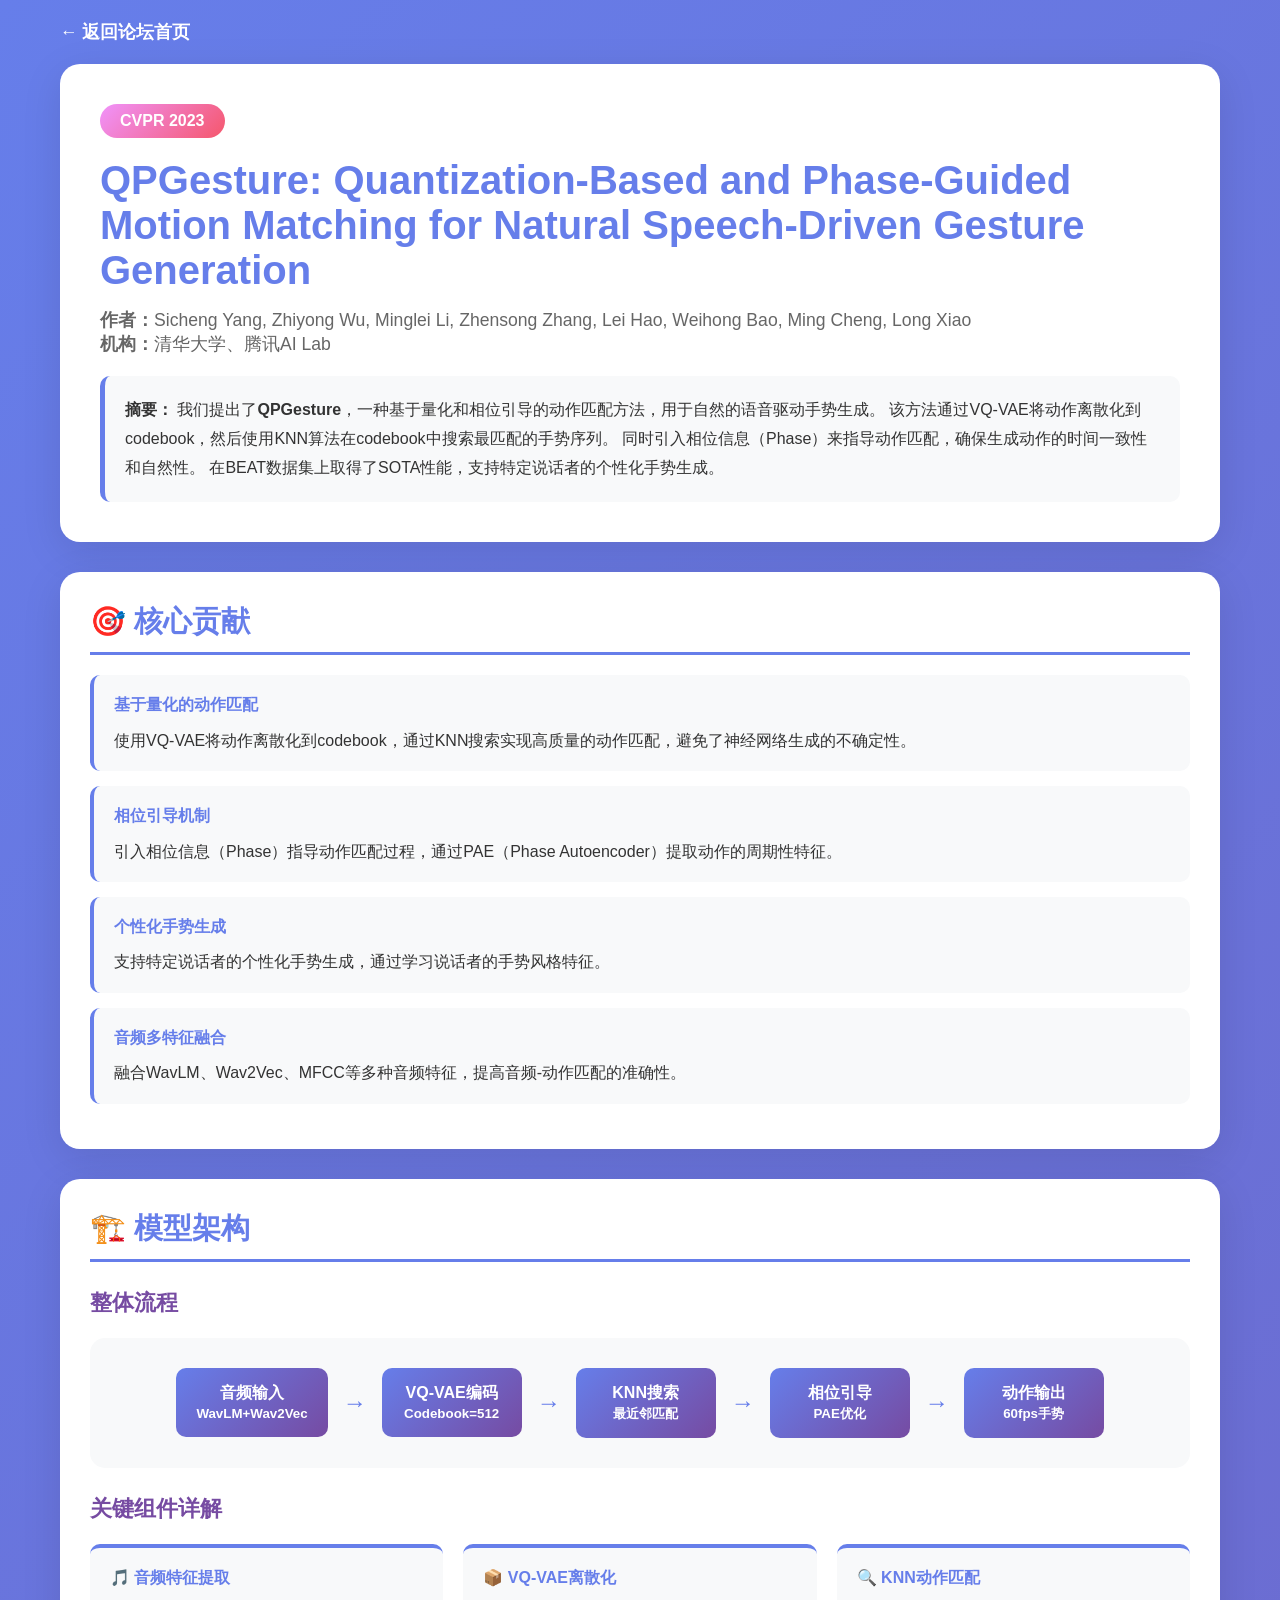
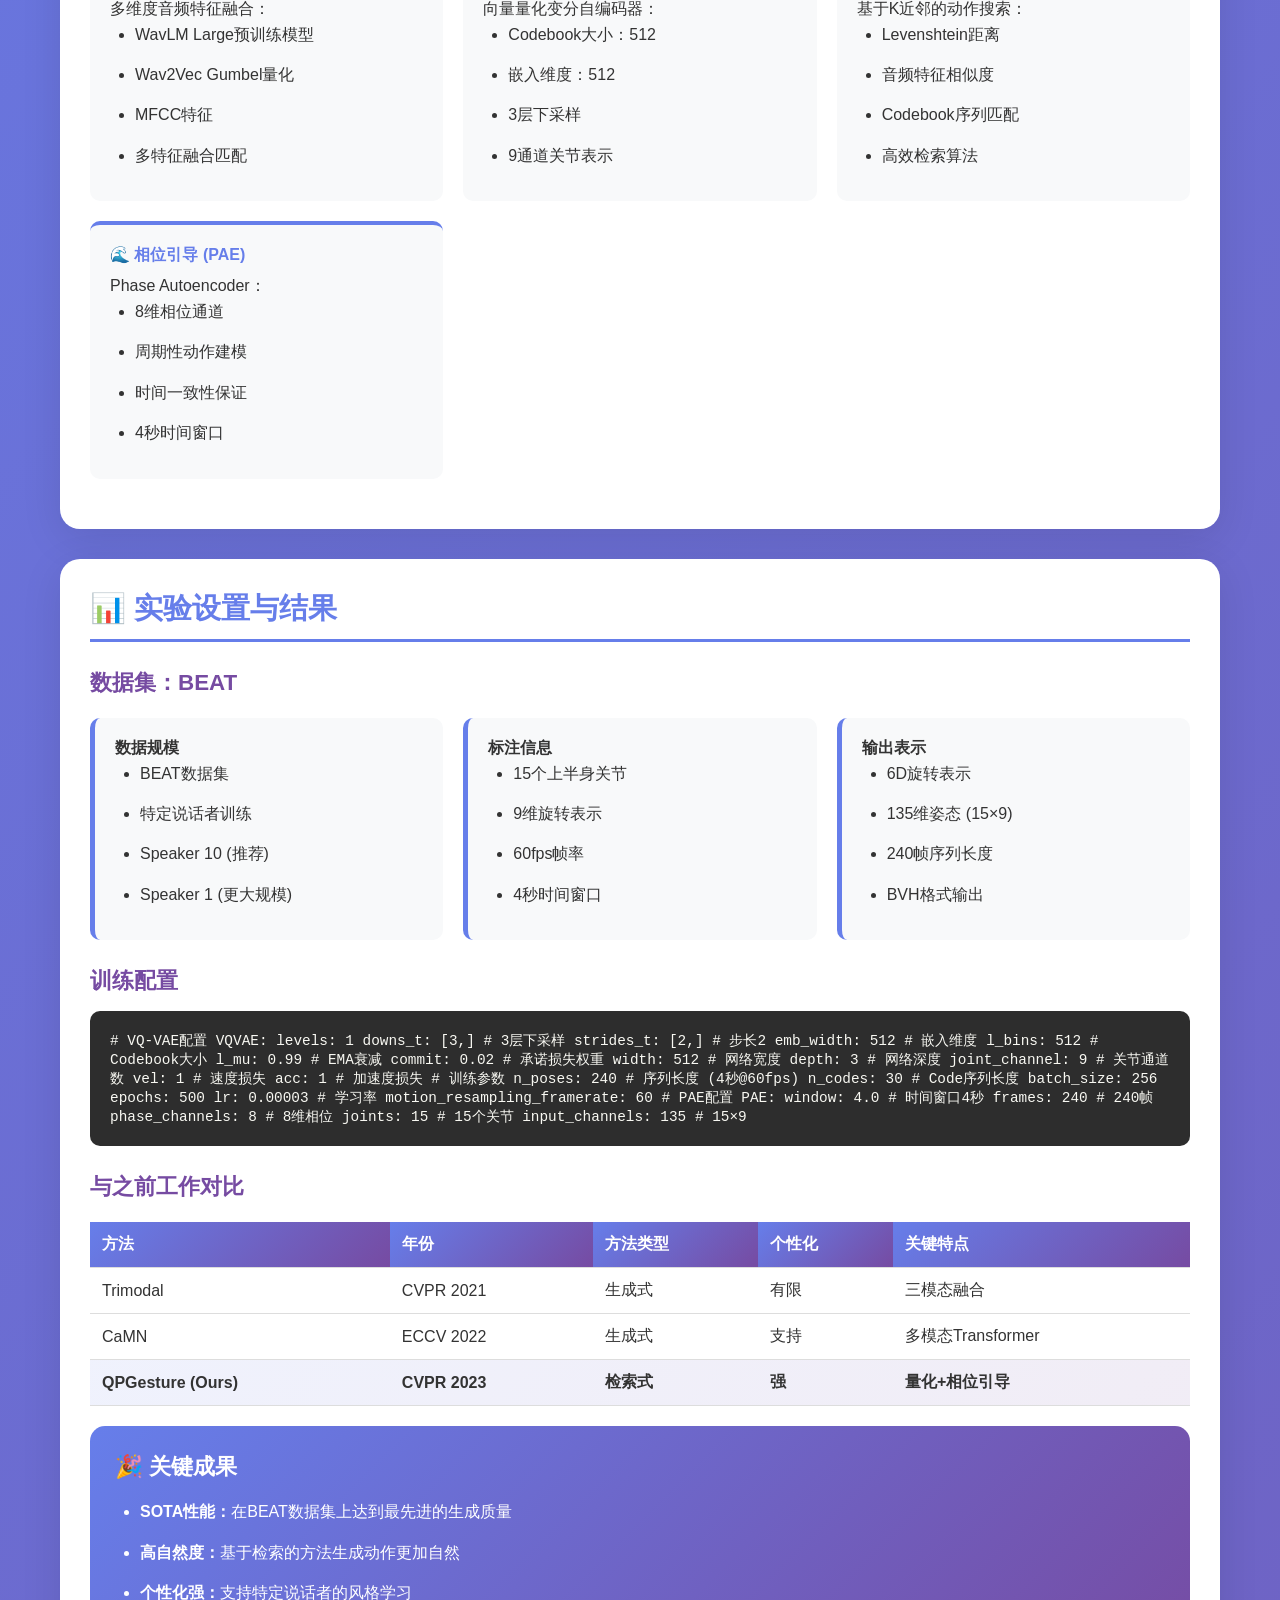
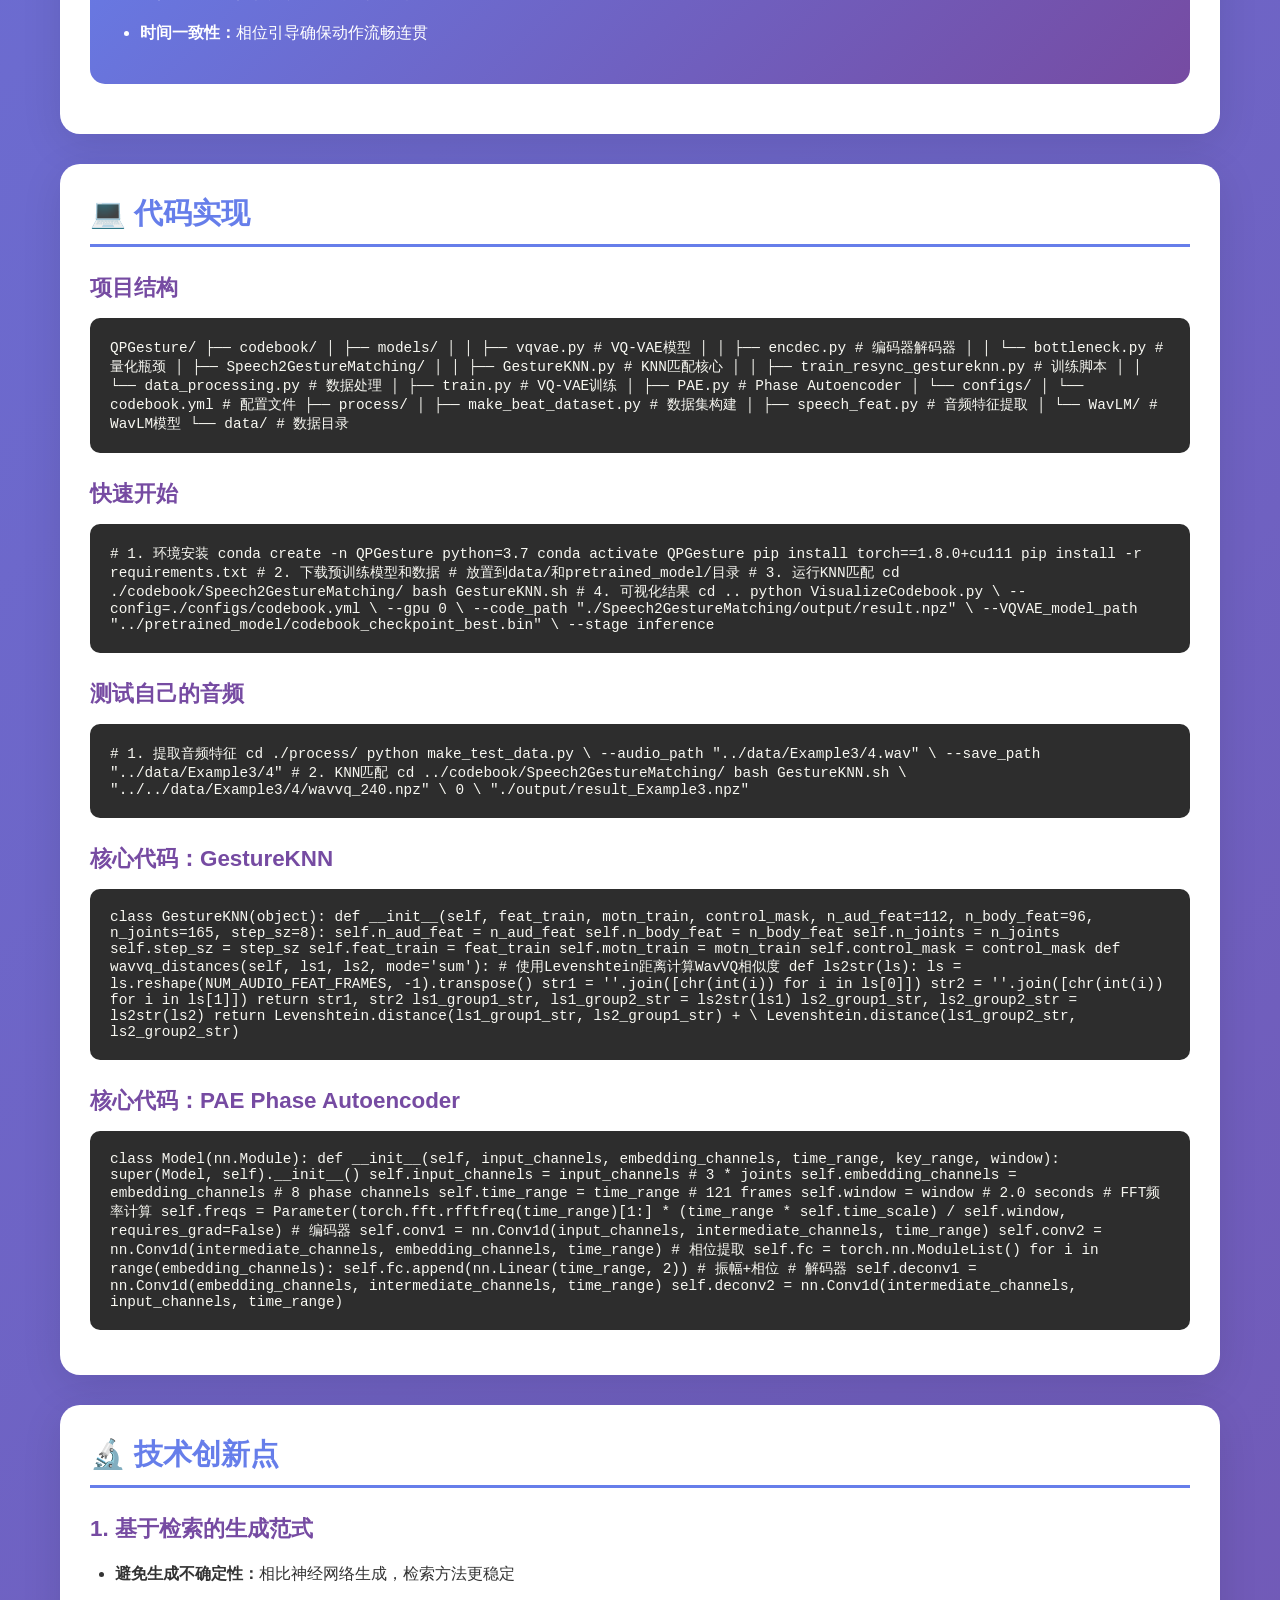
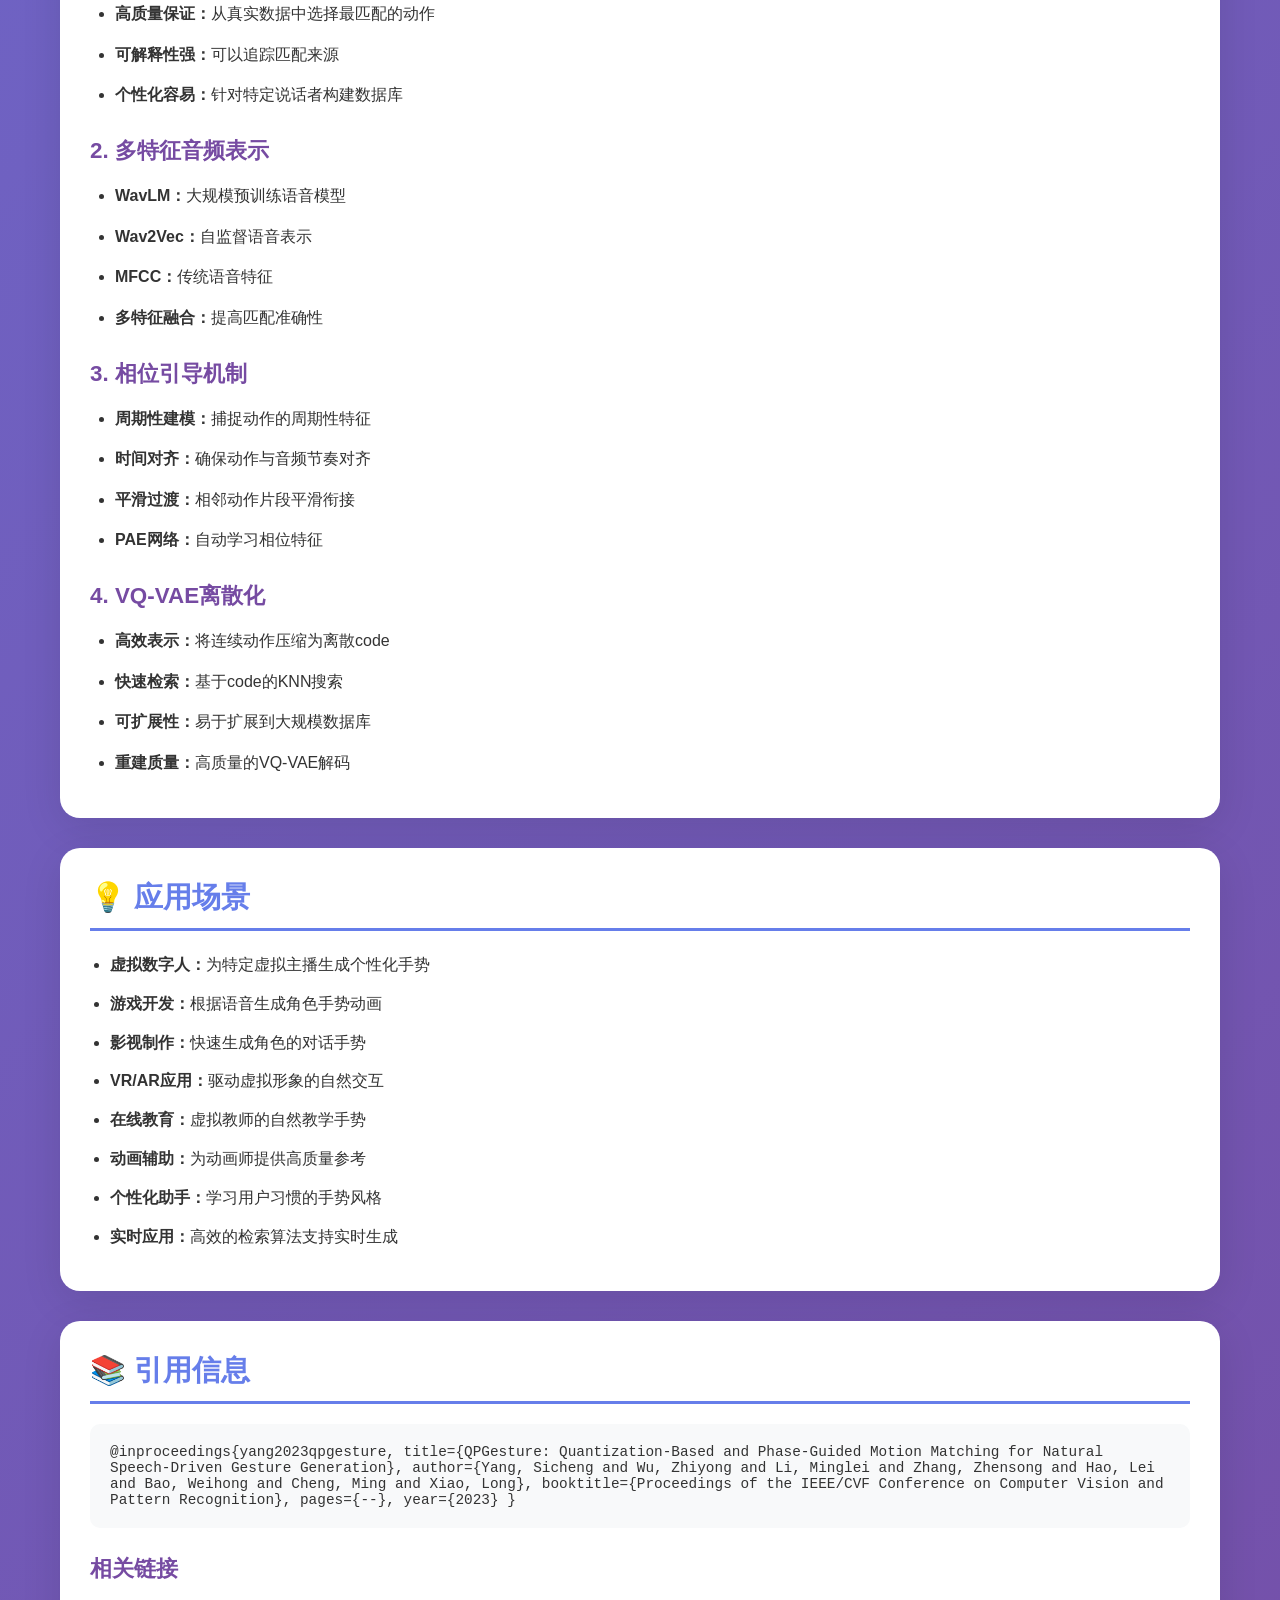
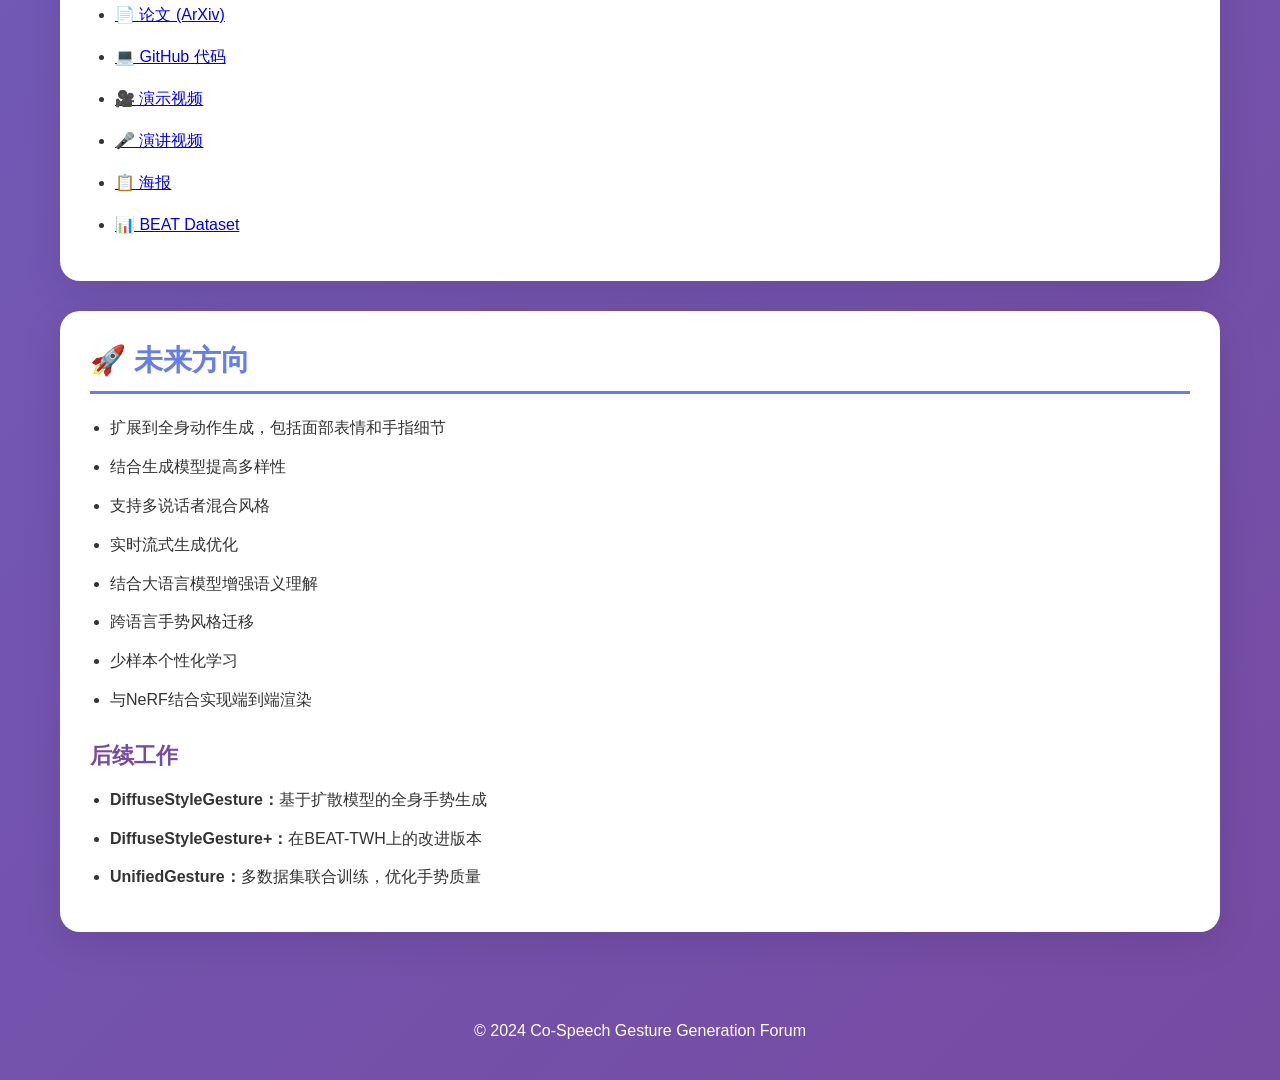
<file: qpgesture-detail.html>
<!DOCTYPE html>
<html lang="zh-CN">
<head>
    <meta charset="UTF-8">
    <meta name="viewport" content="width=device-width, initial-scale=1.0">
    <title>QPGesture 详细解读 - Co-Speech Gesture Generation</title>
    <style>
        * {
            margin: 0;
            padding: 0;
            box-sizing: border-box;
        }
        
        body {
            font-family: 'Segoe UI', Tahoma, Geneva, Verdana, sans-serif;
            background: linear-gradient(135deg, #667eea 0%, #764ba2 100%);
            min-height: 100vh;
            color: #333;
        }
        
        .container {
            max-width: 1200px;
            margin: 0 auto;
            padding: 20px;
        }
        
        .header {
            background: white;
            border-radius: 20px;
            padding: 40px;
            margin-bottom: 30px;
            box-shadow: 0 10px 40px rgba(0,0,0,0.1);
        }
        
        .header h1 {
            color: #667eea;
            font-size: 2.5rem;
            margin-bottom: 15px;
        }
        
        .header .conference {
            display: inline-block;
            background: linear-gradient(135deg, #f093fb 0%, #f5576c 100%);
            color: white;
            padding: 8px 20px;
            border-radius: 20px;
            font-weight: 600;
            margin-bottom: 20px;
        }
        
        .header .authors {
            color: #666;
            font-size: 1.1rem;
            margin-bottom: 20px;
        }
        
        .header .abstract {
            background: #f8f9fa;
            padding: 20px;
            border-radius: 10px;
            line-height: 1.8;
            border-left: 5px solid #667eea;
        }
        
        .section-card {
            background: white;
            border-radius: 20px;
            padding: 30px;
            margin-bottom: 30px;
            box-shadow: 0 10px 40px rgba(0,0,0,0.1);
        }
        
        .section-card h2 {
            color: #667eea;
            font-size: 1.8rem;
            margin-bottom: 20px;
            padding-bottom: 10px;
            border-bottom: 3px solid #667eea;
        }
        
        .section-card h3 {
            color: #764ba2;
            font-size: 1.4rem;
            margin: 25px 0 15px 0;
        }
        
        .section-card ul {
            margin-left: 25px;
            line-height: 1.9;
        }
        
        .section-card li {
            margin-bottom: 10px;
        }
        
        .highlight-box {
            background: linear-gradient(135deg, #667eea 0%, #764ba2 100%);
            color: white;
            padding: 25px;
            border-radius: 15px;
            margin: 20px 0;
        }
        
        .highlight-box h3 {
            color: white;
            margin-top: 0;
        }
        
        .architecture-flow {
            display: flex;
            flex-wrap: wrap;
            align-items: center;
            justify-content: center;
            gap: 15px;
            padding: 30px;
            background: #f8f9fa;
            border-radius: 15px;
            margin: 20px 0;
        }
        
        .flow-box {
            background: linear-gradient(135deg, #667eea 0%, #764ba2 100%);
            color: white;
            padding: 15px 20px;
            border-radius: 10px;
            text-align: center;
            font-weight: 600;
            min-width: 140px;
        }
        
        .flow-arrow {
            font-size: 1.5rem;
            color: #667eea;
            font-weight: bold;
        }
        
        .code-block {
            background: #2d2d2d;
            color: #f8f8f2;
            padding: 20px;
            border-radius: 10px;
            overflow-x: auto;
            font-family: 'Consolas', monospace;
            font-size: 0.9rem;
            margin: 15px 0;
        }
        
        .comparison-table {
            width: 100%;
            border-collapse: collapse;
            margin: 20px 0;
        }
        
        .comparison-table th,
        .comparison-table td {
            padding: 12px;
            text-align: left;
            border-bottom: 1px solid #ddd;
        }
        
        .comparison-table th {
            background: linear-gradient(135deg, #667eea 0%, #764ba2 100%);
            color: white;
        }
        
        .comparison-table tr:hover {
            background: #f5f5f5;
        }
        
        .metric-card {
            background: linear-gradient(135deg, #f093fb 0%, #f5576c 100%);
            color: white;
            padding: 20px;
            border-radius: 15px;
            text-align: center;
        }
        
        .metric-value {
            font-size: 2rem;
            font-weight: bold;
        }
        
        .metric-label {
            font-size: 0.9rem;
            opacity: 0.9;
        }
        
        .btn {
            display: inline-block;
            padding: 12px 25px;
            background: linear-gradient(135deg, #667eea 0%, #764ba2 100%);
            color: white;
            text-decoration: none;
            border-radius: 25px;
            font-weight: 600;
            transition: all 0.3s ease;
            margin: 5px;
        }
        
        .btn:hover {
            transform: translateY(-2px);
            box-shadow: 0 10px 25px rgba(102, 126, 234, 0.3);
        }
        
        .back-btn {
            display: inline-block;
            margin-bottom: 20px;
            color: white;
            text-decoration: none;
            font-weight: 600;
            font-size: 1.1rem;
        }
        
        .dataset-info {
            display: grid;
            grid-template-columns: repeat(auto-fit, minmax(250px, 1fr));
            gap: 20px;
            margin: 20px 0;
        }
        
        .dataset-card {
            background: #f8f9fa;
            padding: 20px;
            border-radius: 10px;
            border-left: 5px solid #667eea;
        }
        
        .author-list {
            display: flex;
            flex-wrap: wrap;
            gap: 15px;
            margin: 20px 0;
        }
        
        .author-tag {
            background: #f0f0f0;
            padding: 8px 15px;
            border-radius: 20px;
            font-size: 0.9rem;
        }
        
        .tech-grid {
            display: grid;
            grid-template-columns: repeat(auto-fit, minmax(300px, 1fr));
            gap: 20px;
            margin: 20px 0;
        }
        
        .tech-card {
            background: #f8f9fa;
            padding: 20px;
            border-radius: 10px;
            border-top: 4px solid #667eea;
        }
        
        .tech-card h4 {
            color: #667eea;
            margin-bottom: 10px;
        }
        
        .innovation-list {
            list-style: none;
            margin-left: 0 !important;
        }
        
        .innovation-list li {
            background: #f8f9fa;
            padding: 15px 20px;
            margin-bottom: 15px;
            border-radius: 10px;
            border-left: 4px solid #667eea;
            transition: all 0.3s ease;
        }
        
        .innovation-list li:hover {
            transform: translateX(5px);
            box-shadow: 0 5px 15px rgba(0,0,0,0.1);
        }
        
        .innovation-list li strong {
            color: #667eea;
            display: block;
            margin-bottom: 5px;
        }
        
        @media (max-width: 768px) {
            .header h1 {
                font-size: 1.8rem;
            }
            
            .architecture-flow {
                flex-direction: column;
            }
            
            .flow-arrow {
                transform: rotate(90deg);
            }
        }
    </style>
</head>
<body>
    <div class="container">
        <a href="index.html" class="back-btn">← 返回论坛首页</a>
        
        <div class="header">
            <span class="conference">CVPR 2023</span>
            <h1>QPGesture: Quantization-Based and Phase-Guided Motion Matching for Natural Speech-Driven Gesture Generation</h1>
            <div class="authors">
                <strong>作者：</strong>Sicheng Yang, Zhiyong Wu, Minglei Li, Zhensong Zhang, Lei Hao, Weihong Bao, Ming Cheng, Long Xiao<br>
                <strong>机构：</strong>清华大学、腾讯AI Lab
            </div>
            <div class="abstract">
                <strong>摘要：</strong>
                我们提出了<strong>QPGesture</strong>，一种基于量化和相位引导的动作匹配方法，用于自然的语音驱动手势生成。
                该方法通过VQ-VAE将动作离散化到codebook，然后使用KNN算法在codebook中搜索最匹配的手势序列。
                同时引入相位信息（Phase）来指导动作匹配，确保生成动作的时间一致性和自然性。
                在BEAT数据集上取得了SOTA性能，支持特定说话者的个性化手势生成。
            </div>
        </div>

        <div class="section-card">
            <h2>🎯 核心贡献</h2>
            <ul class="innovation-list">
                <li>
                    <strong>基于量化的动作匹配</strong>
                    使用VQ-VAE将动作离散化到codebook，通过KNN搜索实现高质量的动作匹配，避免了神经网络生成的不确定性。
                </li>
                <li>
                    <strong>相位引导机制</strong>
                    引入相位信息（Phase）指导动作匹配过程，通过PAE（Phase Autoencoder）提取动作的周期性特征。
                </li>
                <li>
                    <strong>个性化手势生成</strong>
                    支持特定说话者的个性化手势生成，通过学习说话者的手势风格特征。
                </li>
                <li>
                    <strong>音频多特征融合</strong>
                    融合WavLM、Wav2Vec、MFCC等多种音频特征，提高音频-动作匹配的准确性。
                </li>
            </ul>
        </div>

        <div class="section-card">
            <h2>🏗️ 模型架构</h2>
            
            <h3>整体流程</h3>
            <div class="architecture-flow">
                <div class="flow-box">音频输入<br><small>WavLM+Wav2Vec</small></div>
                <span class="flow-arrow">→</span>
                <div class="flow-box">VQ-VAE编码<br><small>Codebook=512</small></div>
                <span class="flow-arrow">→</span>
                <div class="flow-box">KNN搜索<br><small>最近邻匹配</small></div>
                <span class="flow-arrow">→</span>
                <div class="flow-box">相位引导<br><small>PAE优化</small></div>
                <span class="flow-arrow">→</span>
                <div class="flow-box">动作输出<br><small>60fps手势</small></div>
            </div>

            <h3>关键组件详解</h3>
            <div class="tech-grid">
                <div class="tech-card">
                    <h4>🎵 音频特征提取</h4>
                    <p>多维度音频特征融合：</p>
                    <ul>
                        <li>WavLM Large预训练模型</li>
                        <li>Wav2Vec Gumbel量化</li>
                        <li>MFCC特征</li>
                        <li>多特征融合匹配</li>
                    </ul>
                </div>
                
                <div class="tech-card">
                    <h4>📦 VQ-VAE离散化</h4>
                    <p>向量量化变分自编码器：</p>
                    <ul>
                        <li>Codebook大小：512</li>
                        <li>嵌入维度：512</li>
                        <li>3层下采样</li>
                        <li>9通道关节表示</li>
                    </ul>
                </div>
                
                <div class="tech-card">
                    <h4>🔍 KNN动作匹配</h4>
                    <p>基于K近邻的动作搜索：</p>
                    <ul>
                        <li>Levenshtein距离</li>
                        <li>音频特征相似度</li>
                        <li>Codebook序列匹配</li>
                        <li>高效检索算法</li>
                    </ul>
                </div>
                
                <div class="tech-card">
                    <h4>🌊 相位引导 (PAE)</h4>
                    <p>Phase Autoencoder：</p>
                    <ul>
                        <li>8维相位通道</li>
                        <li>周期性动作建模</li>
                        <li>时间一致性保证</li>
                        <li>4秒时间窗口</li>
                    </ul>
                </div>
            </div>
        </div>

        <div class="section-card">
            <h2>📊 实验设置与结果</h2>
            
            <h3>数据集：BEAT</h3>
            <div class="dataset-info">
                <div class="dataset-card">
                    <h4>数据规模</h4>
                    <ul>
                        <li>BEAT数据集</li>
                        <li>特定说话者训练</li>
                        <li>Speaker 10 (推荐)</li>
                        <li>Speaker 1 (更大规模)</li>
                    </ul>
                </div>
                <div class="dataset-card">
                    <h4>标注信息</h4>
                    <ul>
                        <li>15个上半身关节</li>
                        <li>9维旋转表示</li>
                        <li>60fps帧率</li>
                        <li>4秒时间窗口</li>
                    </ul>
                </div>
                <div class="dataset-card">
                    <h4>输出表示</h4>
                    <ul>
                        <li>6D旋转表示</li>
                        <li>135维姿态 (15×9)</li>
                        <li>240帧序列长度</li>
                        <li>BVH格式输出</li>
                    </ul>
                </div>
            </div>

            <h3>训练配置</h3>
            <div class="code-block">
# VQ-VAE配置
VQVAE:
  levels: 1
  downs_t: [3,]           # 3层下采样
  strides_t: [2,]         # 步长2
  emb_width: 512          # 嵌入维度
  l_bins: 512             # Codebook大小
  l_mu: 0.99              # EMA衰减
  commit: 0.02            # 承诺损失权重
  width: 512              # 网络宽度
  depth: 3                # 网络深度
  joint_channel: 9        # 关节通道数
  vel: 1                  # 速度损失
  acc: 1                  # 加速度损失

# 训练参数
n_poses: 240              # 序列长度 (4秒@60fps)
n_codes: 30               # Code序列长度
batch_size: 256
epochs: 500
lr: 0.00003               # 学习率
motion_resampling_framerate: 60

# PAE配置
PAE:
  window: 4.0             # 时间窗口4秒
  frames: 240             # 240帧
  phase_channels: 8       # 8维相位
  joints: 15              # 15个关节
  input_channels: 135     # 15×9
            </div>

            <h3>与之前工作对比</h3>
            <table class="comparison-table">
                <thead>
                    <tr>
                        <th>方法</th>
                        <th>年份</th>
                        <th>方法类型</th>
                        <th>个性化</th>
                        <th>关键特点</th>
                    </tr>
                </thead>
                <tbody>
                    <tr>
                        <td>Trimodal</td>
                        <td>CVPR 2021</td>
                        <td>生成式</td>
                        <td>有限</td>
                        <td>三模态融合</td>
                    </tr>
                    <tr>
                        <td>CaMN</td>
                        <td>ECCV 2022</td>
                        <td>生成式</td>
                        <td>支持</td>
                        <td>多模态Transformer</td>
                    </tr>
                    <tr style="background: linear-gradient(135deg, rgba(102,126,234,0.1) 0%, rgba(118,75,162,0.1) 100%);">
                        <td><strong>QPGesture (Ours)</strong></td>
                        <td><strong>CVPR 2023</strong></td>
                        <td><strong>检索式</strong></td>
                        <td><strong>强</strong></td>
                        <td><strong>量化+相位引导</strong></td>
                    </tr>
                </tbody>
            </table>
            
            <div class="highlight-box">
                <h3>🎉 关键成果</h3>
                <ul>
                    <li><strong>SOTA性能：</strong>在BEAT数据集上达到最先进的生成质量</li>
                    <li><strong>高自然度：</strong>基于检索的方法生成动作更加自然</li>
                    <li><strong>个性化强：</strong>支持特定说话者的风格学习</li>
                    <li><strong>时间一致性：</strong>相位引导确保动作流畅连贯</li>
                </ul>
            </div>
        </div>

        <div class="section-card">
            <h2>💻 代码实现</h2>
            
            <h3>项目结构</h3>
            <div class="code-block">
QPGesture/
├── codebook/
│   ├── models/
│   │   ├── vqvae.py           # VQ-VAE模型
│   │   ├── encdec.py          # 编码器解码器
│   │   └── bottleneck.py      # 量化瓶颈
│   ├── Speech2GestureMatching/
│   │   ├── GestureKNN.py      # KNN匹配核心
│   │   ├── train_resync_gestureknn.py  # 训练脚本
│   │   └── data_processing.py # 数据处理
│   ├── train.py               # VQ-VAE训练
│   ├── PAE.py                 # Phase Autoencoder
│   └── configs/
│       └── codebook.yml       # 配置文件
├── process/
│   ├── make_beat_dataset.py   # 数据集构建
│   ├── speech_feat.py         # 音频特征提取
│   └── WavLM/                 # WavLM模型
└── data/                      # 数据目录
            </div>

            <h3>快速开始</h3>
            <div class="code-block">
# 1. 环境安装
conda create -n QPGesture python=3.7
conda activate QPGesture
pip install torch==1.8.0+cu111
pip install -r requirements.txt

# 2. 下载预训练模型和数据
# 放置到data/和pretrained_model/目录

# 3. 运行KNN匹配
cd ./codebook/Speech2GestureMatching/
bash GestureKNN.sh

# 4. 可视化结果
cd ..
python VisualizeCodebook.py \
    --config=./configs/codebook.yml \
    --gpu 0 \
    --code_path "./Speech2GestureMatching/output/result.npz" \
    --VQVAE_model_path "../pretrained_model/codebook_checkpoint_best.bin" \
    --stage inference
            </div>

            <h3>测试自己的音频</h3>
            <div class="code-block">
# 1. 提取音频特征
cd ./process/
python make_test_data.py \
    --audio_path "../data/Example3/4.wav" \
    --save_path "../data/Example3/4"

# 2. KNN匹配
cd ../codebook/Speech2GestureMatching/
bash GestureKNN.sh \
    "../../data/Example3/4/wavvq_240.npz" \
    0 \
    "./output/result_Example3.npz"
            </div>

            <h3>核心代码：GestureKNN</h3>
            <div class="code-block">
class GestureKNN(object):
    def __init__(self, feat_train, motn_train, control_mask, 
                 n_aud_feat=112, n_body_feat=96, n_joints=165, step_sz=8):
        self.n_aud_feat = n_aud_feat
        self.n_body_feat = n_body_feat
        self.n_joints = n_joints
        self.step_sz = step_sz
        
        self.feat_train = feat_train
        self.motn_train = motn_train
        self.control_mask = control_mask
        
    def wavvq_distances(self, ls1, ls2, mode='sum'):
        # 使用Levenshtein距离计算WavVQ相似度
        def ls2str(ls):
            ls = ls.reshape(NUM_AUDIO_FEAT_FRAMES, -1).transpose()
            str1 = ''.join([chr(int(i)) for i in ls[0]])
            str2 = ''.join([chr(int(i)) for i in ls[1]])
            return str1, str2
        
        ls1_group1_str, ls1_group2_str = ls2str(ls1)
        ls2_group1_str, ls2_group2_str = ls2str(ls2)
        
        return Levenshtein.distance(ls1_group1_str, ls2_group1_str) + \
               Levenshtein.distance(ls1_group2_str, ls2_group2_str)
            </div>

            <h3>核心代码：PAE Phase Autoencoder</h3>
            <div class="code-block">
class Model(nn.Module):
    def __init__(self, input_channels, embedding_channels, time_range, key_range, window):
        super(Model, self).__init__()
        self.input_channels = input_channels      # 3 * joints
        self.embedding_channels = embedding_channels  # 8 phase channels
        self.time_range = time_range              # 121 frames
        self.window = window                      # 2.0 seconds
        
        # FFT频率计算
        self.freqs = Parameter(torch.fft.rfftfreq(time_range)[1:] * 
                               (time_range * self.time_scale) / self.window, 
                               requires_grad=False)
        
        # 编码器
        self.conv1 = nn.Conv1d(input_channels, intermediate_channels, time_range)
        self.conv2 = nn.Conv1d(intermediate_channels, embedding_channels, time_range)
        
        # 相位提取
        self.fc = torch.nn.ModuleList()
        for i in range(embedding_channels):
            self.fc.append(nn.Linear(time_range, 2))  # 振幅+相位
        
        # 解码器
        self.deconv1 = nn.Conv1d(embedding_channels, intermediate_channels, time_range)
        self.deconv2 = nn.Conv1d(intermediate_channels, input_channels, time_range)
            </div>
        </div>

        <div class="section-card">
            <h2>🔬 技术创新点</h2>
            
            <h3>1. 基于检索的生成范式</h3>
            <ul>
                <li><strong>避免生成不确定性：</strong>相比神经网络生成，检索方法更稳定</li>
                <li><strong>高质量保证：</strong>从真实数据中选择最匹配的动作</li>
                <li><strong>可解释性强：</strong>可以追踪匹配来源</li>
                <li><strong>个性化容易：</strong>针对特定说话者构建数据库</li>
            </ul>
            
            <h3>2. 多特征音频表示</h3>
            <ul>
                <li><strong>WavLM：</strong>大规模预训练语音模型</li>
                <li><strong>Wav2Vec：</strong>自监督语音表示</li>
                <li><strong>MFCC：</strong>传统语音特征</li>
                <li><strong>多特征融合：</strong>提高匹配准确性</li>
            </ul>
            
            <h3>3. 相位引导机制</h3>
            <ul>
                <li><strong>周期性建模：</strong>捕捉动作的周期性特征</li>
                <li><strong>时间对齐：</strong>确保动作与音频节奏对齐</li>
                <li><strong>平滑过渡：</strong>相邻动作片段平滑衔接</li>
                <li><strong>PAE网络：</strong>自动学习相位特征</li>
            </ul>
            
            <h3>4. VQ-VAE离散化</h3>
            <ul>
                <li><strong>高效表示：</strong>将连续动作压缩为离散code</li>
                <li><strong>快速检索：</strong>基于code的KNN搜索</li>
                <li><strong>可扩展性：</strong>易于扩展到大规模数据库</li>
                <li><strong>重建质量：</strong>高质量的VQ-VAE解码</li>
            </ul>
        </div>

        <div class="section-card">
            <h2>💡 应用场景</h2>
            <ul style="line-height: 1.8; margin-left: 20px;">
                <li><strong>虚拟数字人：</strong>为特定虚拟主播生成个性化手势</li>
                <li><strong>游戏开发：</strong>根据语音生成角色手势动画</li>
                <li><strong>影视制作：</strong>快速生成角色的对话手势</li>
                <li><strong>VR/AR应用：</strong>驱动虚拟形象的自然交互</li>
                <li><strong>在线教育：</strong>虚拟教师的自然教学手势</li>
                <li><strong>动画辅助：</strong>为动画师提供高质量参考</li>
                <li><strong>个性化助手：</strong>学习用户习惯的手势风格</li>
                <li><strong>实时应用：</strong>高效的检索算法支持实时生成</li>
            </ul>
        </div>

        <div class="section-card">
            <h2>📚 引用信息</h2>
            <div class="code-block" style="background: #f8f9fa; color: #333;">
@inproceedings{yang2023qpgesture,
  title={QPGesture: Quantization-Based and Phase-Guided Motion Matching for Natural Speech-Driven Gesture Generation},
  author={Yang, Sicheng and Wu, Zhiyong and Li, Minglei and Zhang, Zhensong and Hao, Lei and Bao, Weihong and Cheng, Ming and Xiao, Long},
  booktitle={Proceedings of the IEEE/CVF Conference on Computer Vision and Pattern Recognition},
  pages={--},
  year={2023}
}
            </div>
            
            <h3>相关链接</h3>
            <ul style="line-height: 2;">
                <li><a href="https://arxiv.org/abs/2305.11094" target="_blank">📄 论文 (ArXiv)</a></li>
                <li><a href="https://github.com/YoungSeng/QPGesture" target="_blank">💻 GitHub 代码</a></li>
                <li><a href="https://www.youtube.com/watch?v=AVqHhnVmGlU" target="_blank">🎥 演示视频</a></li>
                <li><a href="https://www.youtube.com/watch?v=5GKjFclT618" target="_blank">🎤 演讲视频</a></li>
                <li><a href="https://github.com/YoungSeng/QPGesture/blob/master/cvpr23_poster.pdf" target="_blank">📋 海报</a></li>
                <li><a href="https://pantomatrix.github.io/BEAT/" target="_blank">📊 BEAT Dataset</a></li>
            </ul>
        </div>

        <div class="section-card">
            <h2>🚀 未来方向</h2>
            <ul style="line-height: 1.8; margin-left: 20px;">
                <li>扩展到全身动作生成，包括面部表情和手指细节</li>
                <li>结合生成模型提高多样性</li>
                <li>支持多说话者混合风格</li>
                <li>实时流式生成优化</li>
                <li>结合大语言模型增强语义理解</li>
                <li>跨语言手势风格迁移</li>
                <li>少样本个性化学习</li>
                <li>与NeRF结合实现端到端渲染</li>
            </ul>
            
            <h3>后续工作</h3>
            <ul style="line-height: 1.8; margin-left: 20px;">
                <li><strong>DiffuseStyleGesture：</strong>基于扩散模型的全身手势生成</li>
                <li><strong>DiffuseStyleGesture+：</strong>在BEAT-TWH上的改进版本</li>
                <li><strong>UnifiedGesture：</strong>多数据集联合训练，优化手势质量</li>
            </ul>
        </div>
    </div>

    <footer style="text-align: center; padding: 40px; color: white;">
        <p>&copy; 2024 Co-Speech Gesture Generation Forum</p>
    </footer>
</body>
</html>
</file>
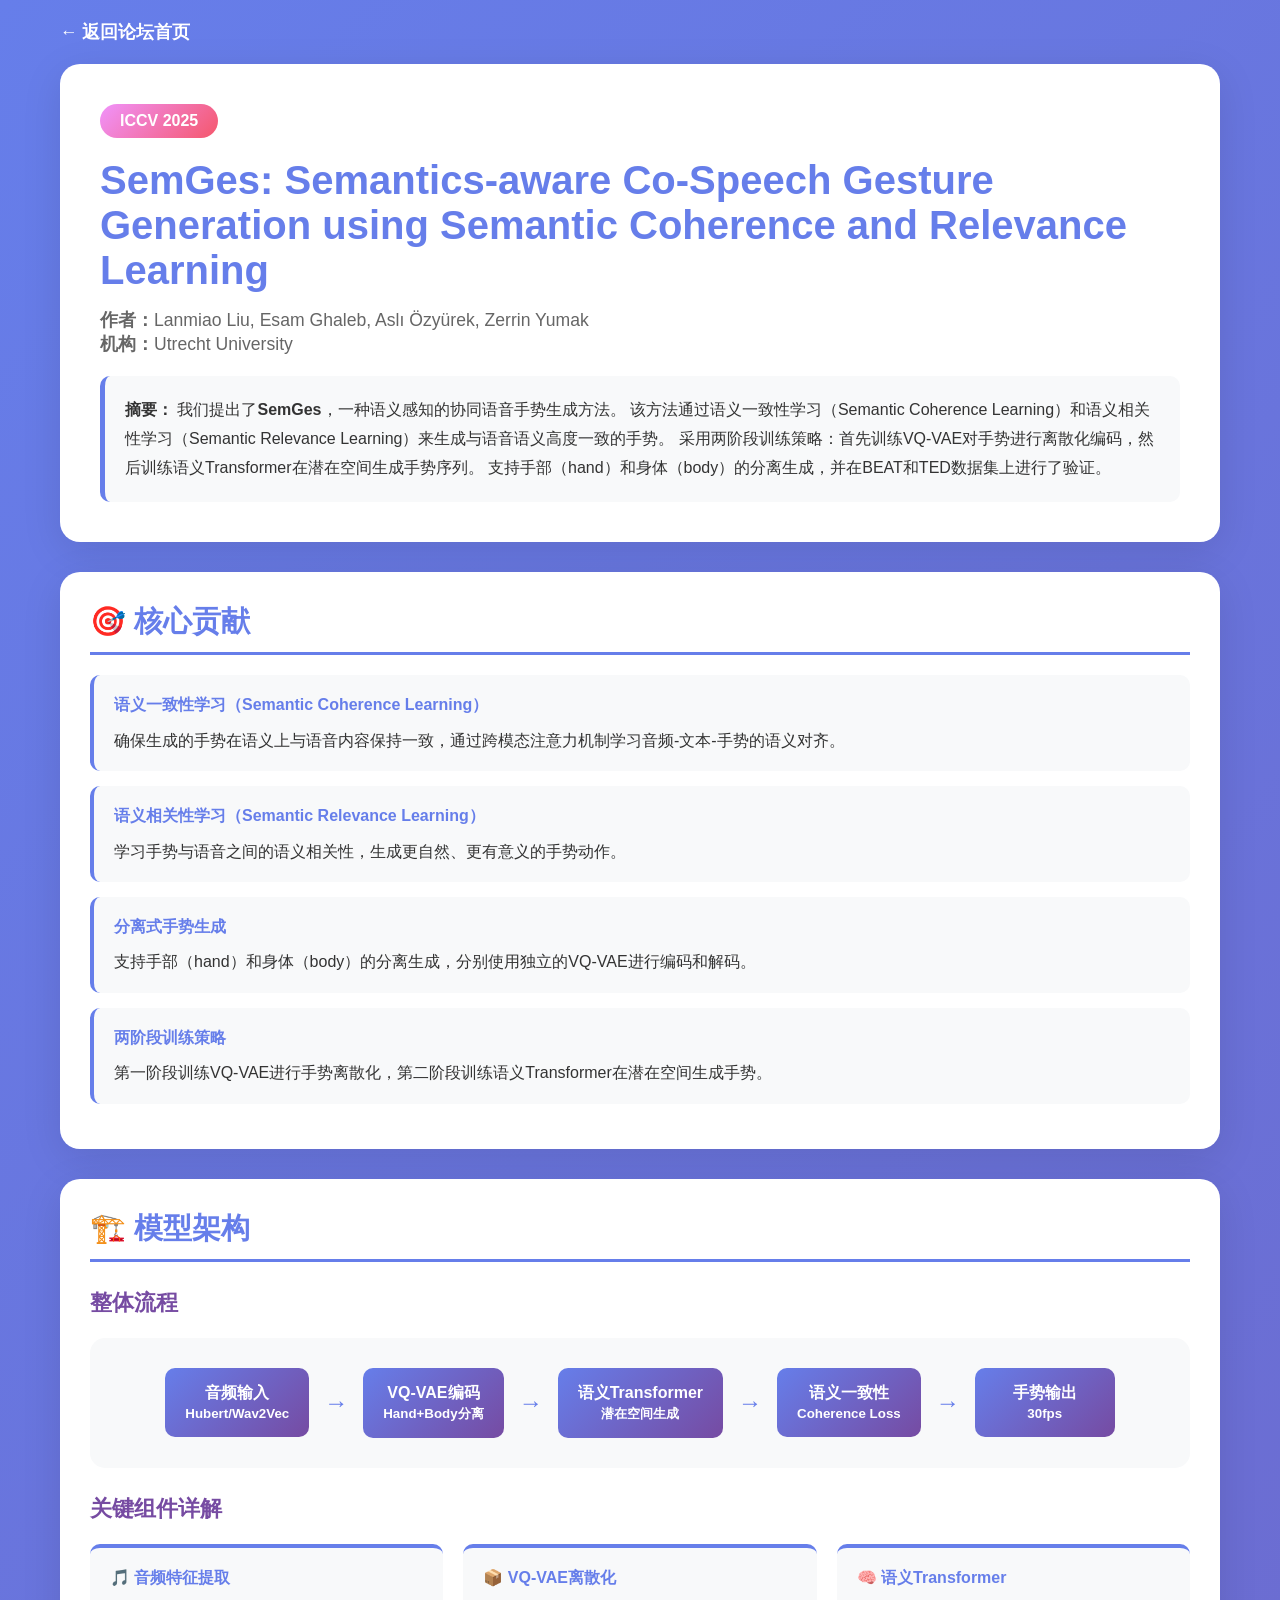
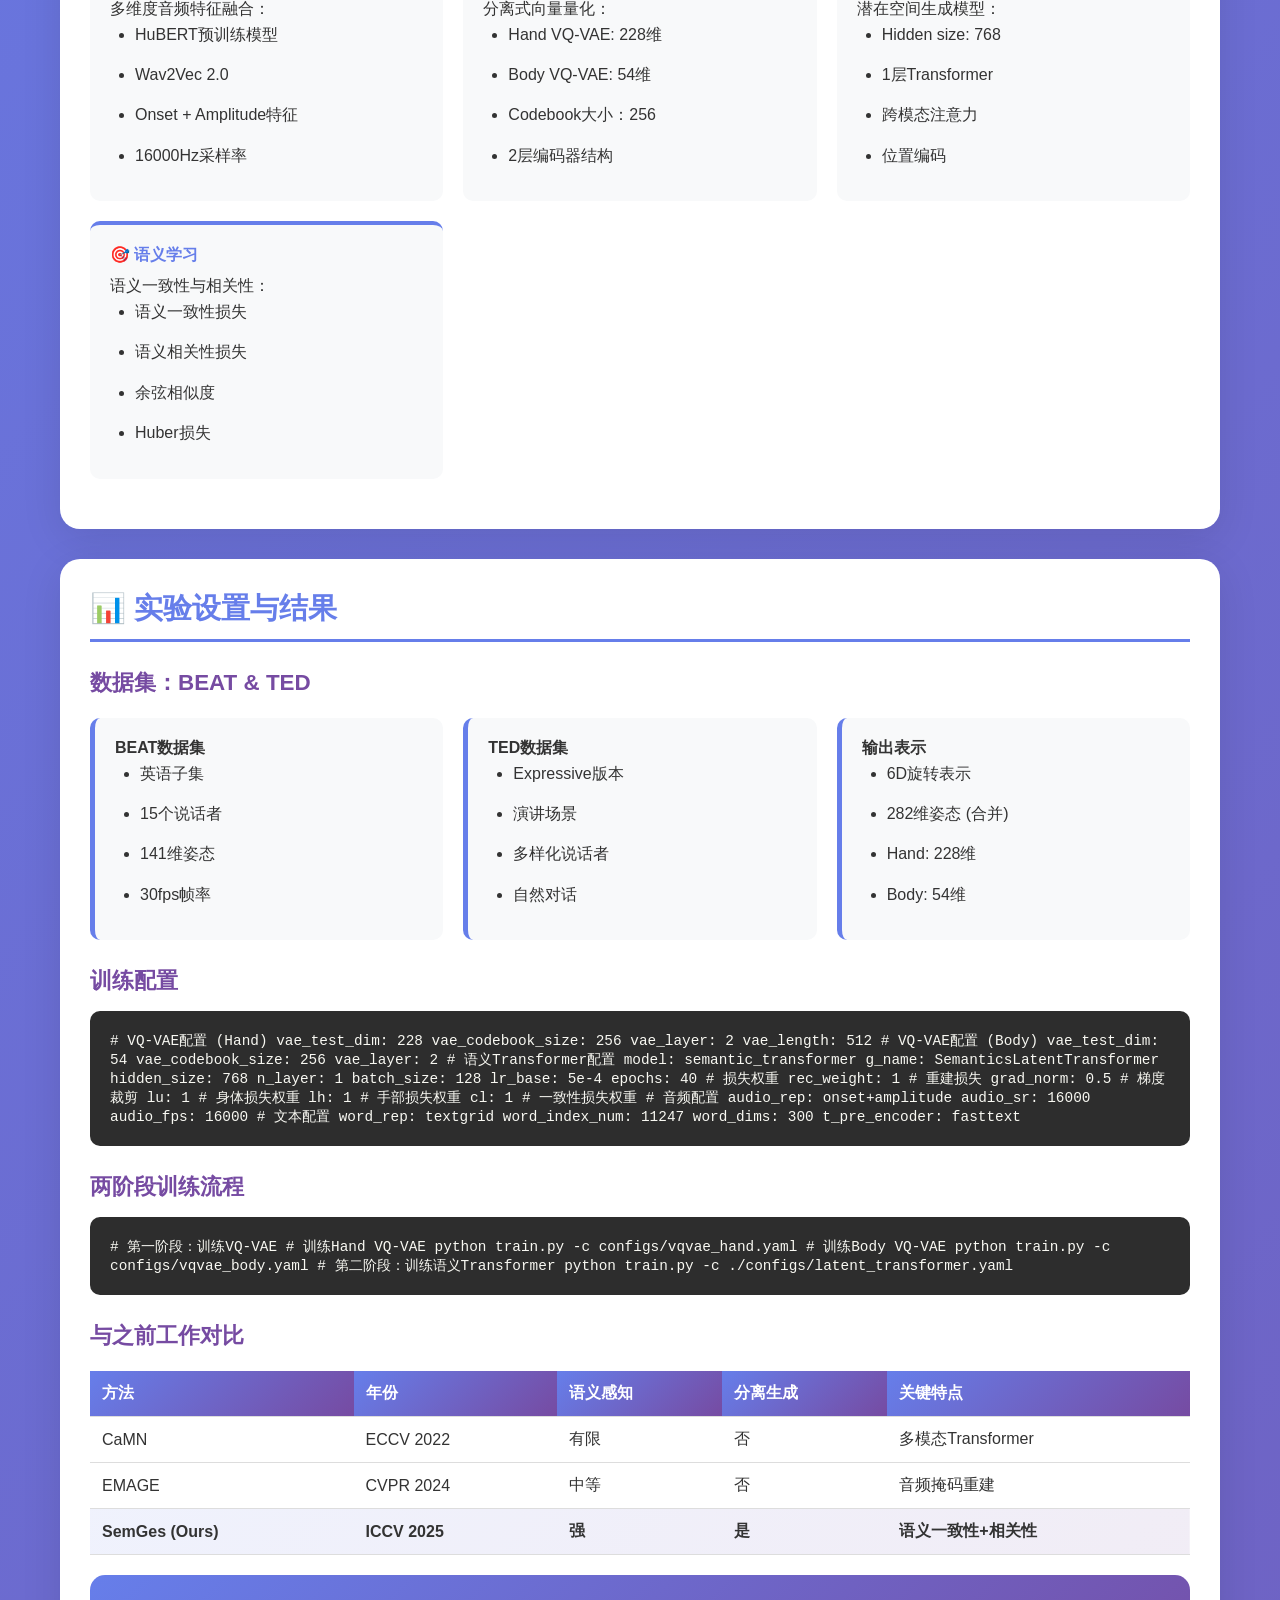
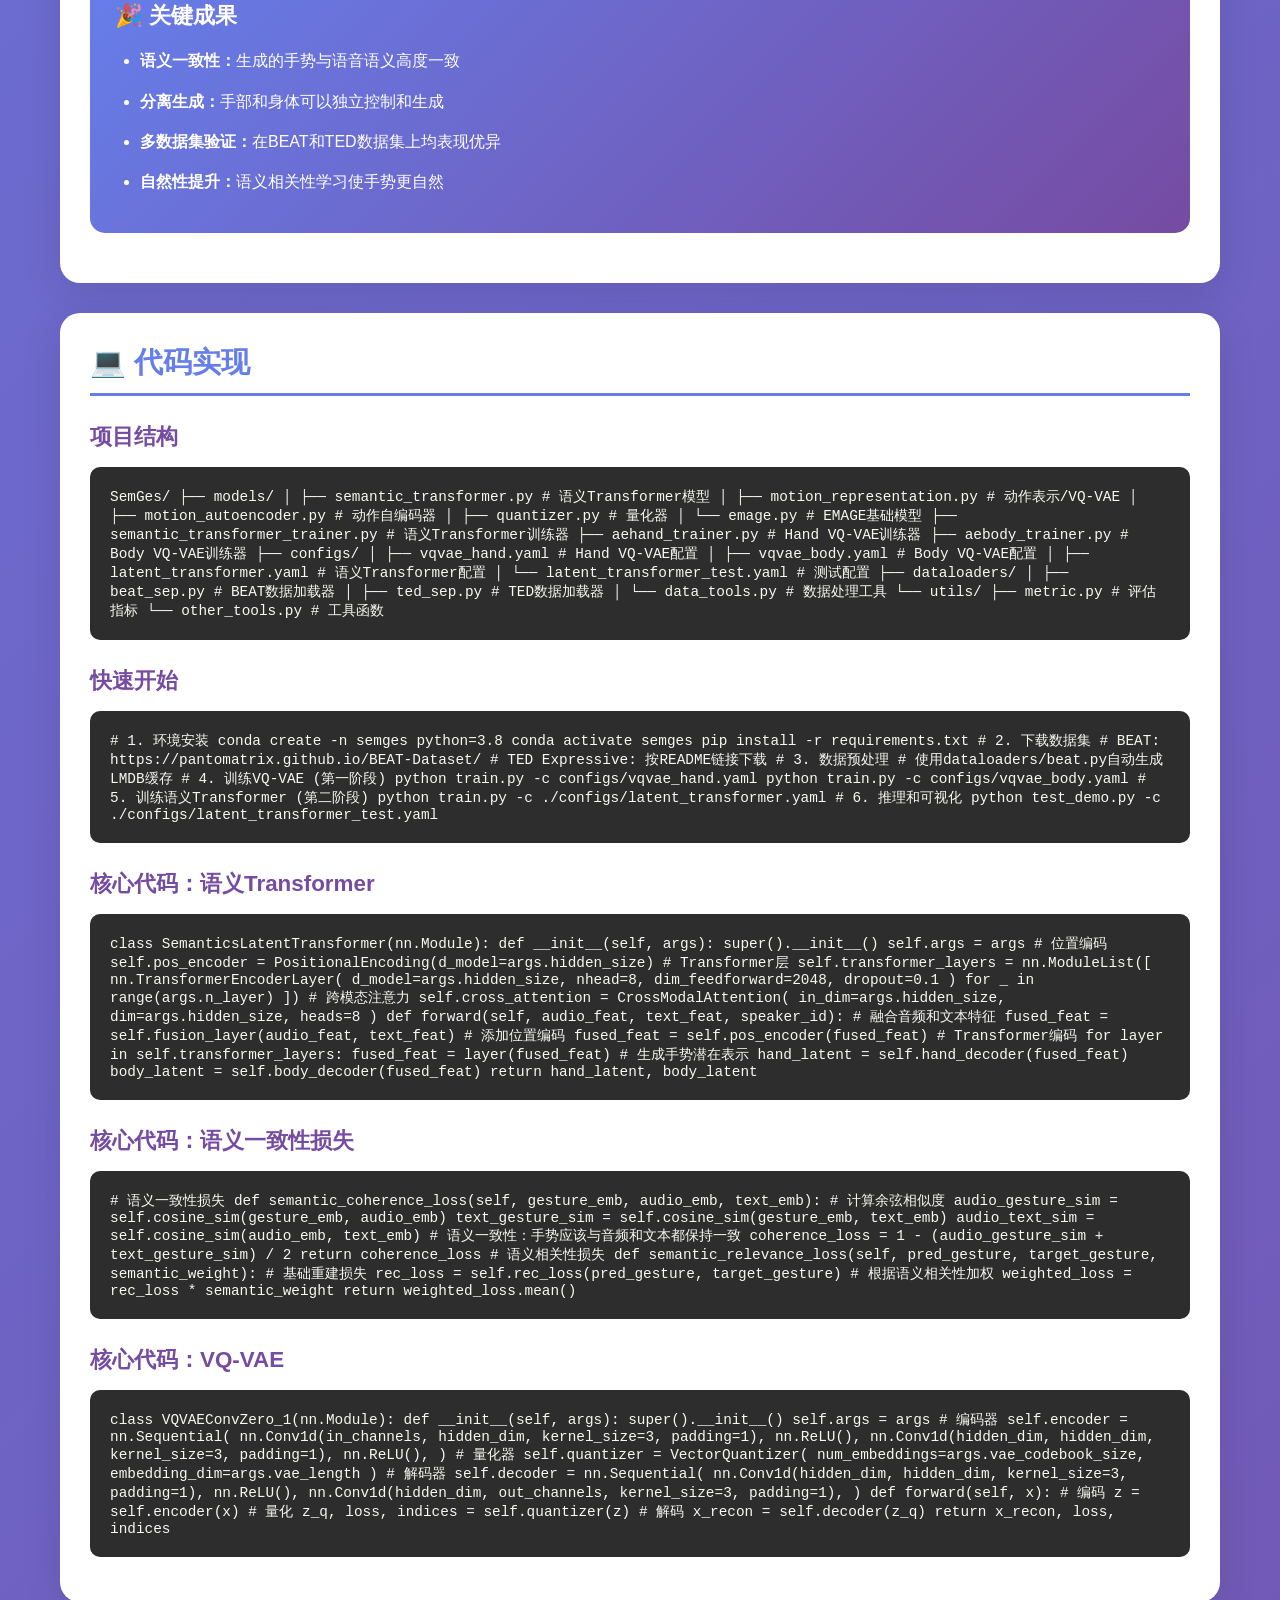
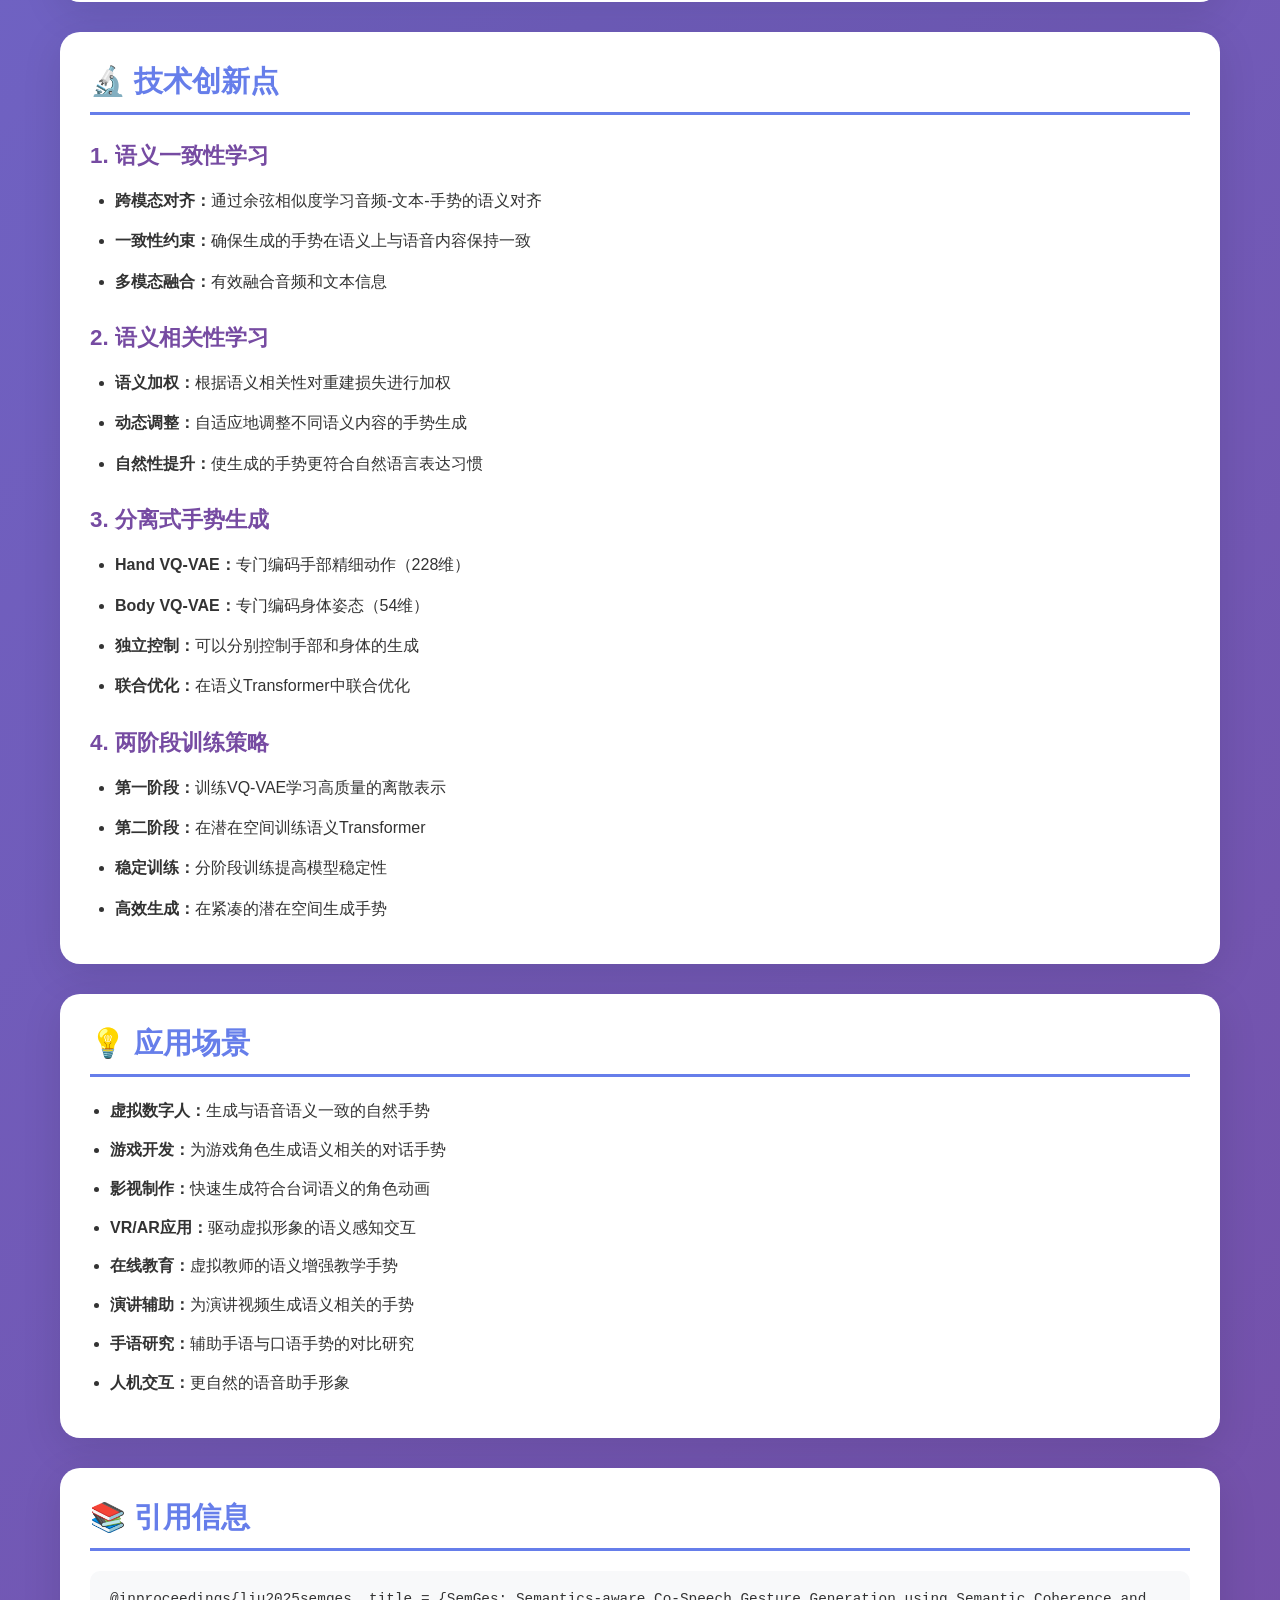
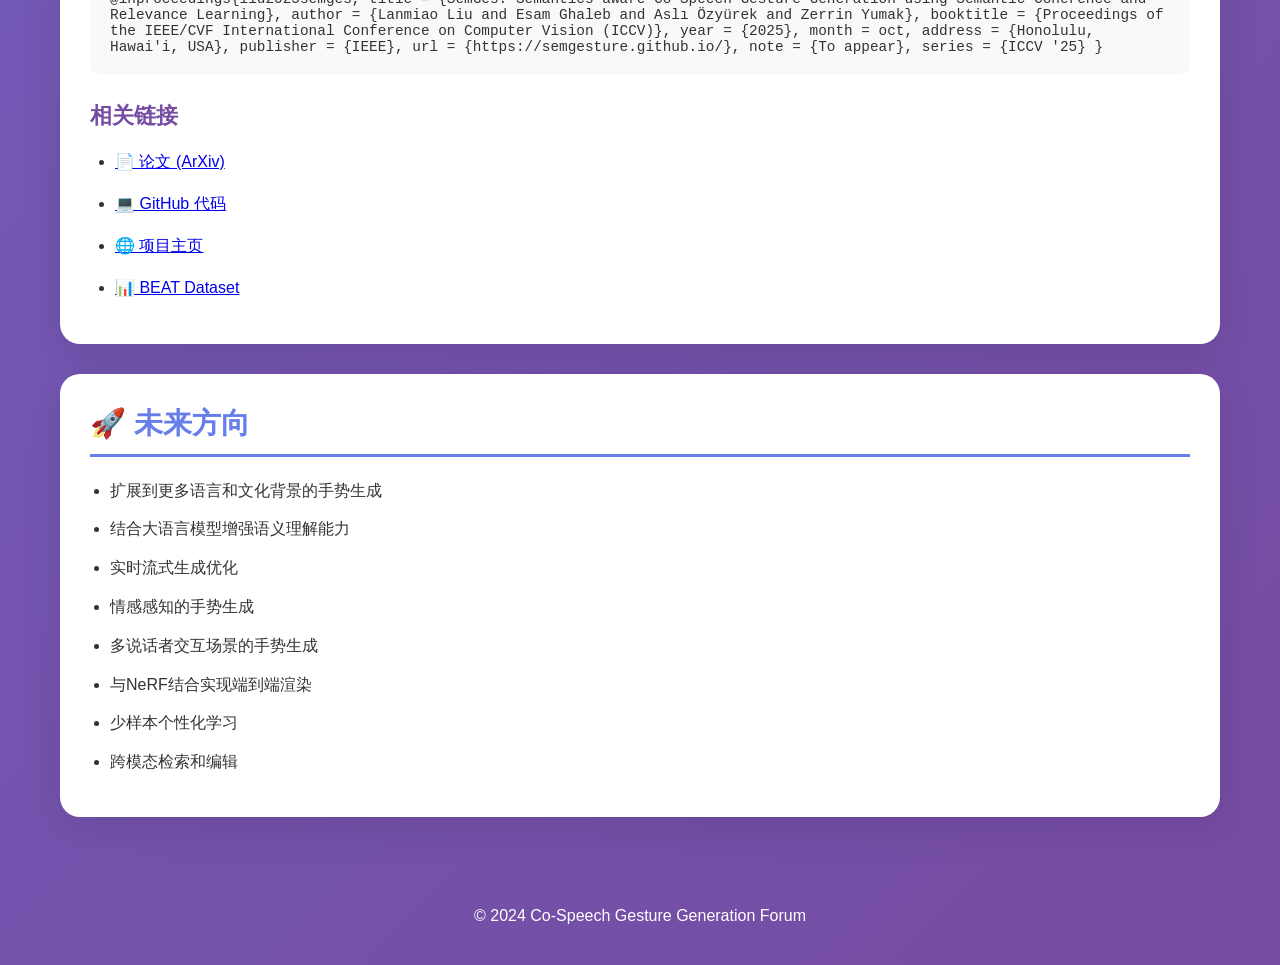
<file: semges-detail.html>
<!DOCTYPE html>
<html lang="zh-CN">
<head>
    <meta charset="UTF-8">
    <meta name="viewport" content="width=device-width, initial-scale=1.0">
    <title>SemGes 详细解读 - Co-Speech Gesture Generation</title>
    <style>
        * {
            margin: 0;
            padding: 0;
            box-sizing: border-box;
        }
        
        body {
            font-family: 'Segoe UI', Tahoma, Geneva, Verdana, sans-serif;
            background: linear-gradient(135deg, #667eea 0%, #764ba2 100%);
            min-height: 100vh;
            color: #333;
        }
        
        .container {
            max-width: 1200px;
            margin: 0 auto;
            padding: 20px;
        }
        
        .header {
            background: white;
            border-radius: 20px;
            padding: 40px;
            margin-bottom: 30px;
            box-shadow: 0 10px 40px rgba(0,0,0,0.1);
        }
        
        .header h1 {
            color: #667eea;
            font-size: 2.5rem;
            margin-bottom: 15px;
        }
        
        .header .conference {
            display: inline-block;
            background: linear-gradient(135deg, #f093fb 0%, #f5576c 100%);
            color: white;
            padding: 8px 20px;
            border-radius: 20px;
            font-weight: 600;
            margin-bottom: 20px;
        }
        
        .header .authors {
            color: #666;
            font-size: 1.1rem;
            margin-bottom: 20px;
        }
        
        .header .abstract {
            background: #f8f9fa;
            padding: 20px;
            border-radius: 10px;
            line-height: 1.8;
            border-left: 5px solid #667eea;
        }
        
        .section-card {
            background: white;
            border-radius: 20px;
            padding: 30px;
            margin-bottom: 30px;
            box-shadow: 0 10px 40px rgba(0,0,0,0.1);
        }
        
        .section-card h2 {
            color: #667eea;
            font-size: 1.8rem;
            margin-bottom: 20px;
            padding-bottom: 10px;
            border-bottom: 3px solid #667eea;
        }
        
        .section-card h3 {
            color: #764ba2;
            font-size: 1.4rem;
            margin: 25px 0 15px 0;
        }
        
        .section-card ul {
            margin-left: 25px;
            line-height: 1.9;
        }
        
        .section-card li {
            margin-bottom: 10px;
        }
        
        .highlight-box {
            background: linear-gradient(135deg, #667eea 0%, #764ba2 100%);
            color: white;
            padding: 25px;
            border-radius: 15px;
            margin: 20px 0;
        }
        
        .highlight-box h3 {
            color: white;
            margin-top: 0;
        }
        
        .architecture-flow {
            display: flex;
            flex-wrap: wrap;
            align-items: center;
            justify-content: center;
            gap: 15px;
            padding: 30px;
            background: #f8f9fa;
            border-radius: 15px;
            margin: 20px 0;
        }
        
        .flow-box {
            background: linear-gradient(135deg, #667eea 0%, #764ba2 100%);
            color: white;
            padding: 15px 20px;
            border-radius: 10px;
            text-align: center;
            font-weight: 600;
            min-width: 140px;
        }
        
        .flow-arrow {
            font-size: 1.5rem;
            color: #667eea;
            font-weight: bold;
        }
        
        .code-block {
            background: #2d2d2d;
            color: #f8f8f2;
            padding: 20px;
            border-radius: 10px;
            overflow-x: auto;
            font-family: 'Consolas', monospace;
            font-size: 0.9rem;
            margin: 15px 0;
        }
        
        .comparison-table {
            width: 100%;
            border-collapse: collapse;
            margin: 20px 0;
        }
        
        .comparison-table th,
        .comparison-table td {
            padding: 12px;
            text-align: left;
            border-bottom: 1px solid #ddd;
        }
        
        .comparison-table th {
            background: linear-gradient(135deg, #667eea 0%, #764ba2 100%);
            color: white;
        }
        
        .comparison-table tr:hover {
            background: #f5f5f5;
        }
        
        .metric-card {
            background: linear-gradient(135deg, #f093fb 0%, #f5576c 100%);
            color: white;
            padding: 20px;
            border-radius: 15px;
            text-align: center;
        }
        
        .metric-value {
            font-size: 2rem;
            font-weight: bold;
        }
        
        .metric-label {
            font-size: 0.9rem;
            opacity: 0.9;
        }
        
        .btn {
            display: inline-block;
            padding: 12px 25px;
            background: linear-gradient(135deg, #667eea 0%, #764ba2 100%);
            color: white;
            text-decoration: none;
            border-radius: 25px;
            font-weight: 600;
            transition: all 0.3s ease;
            margin: 5px;
        }
        
        .btn:hover {
            transform: translateY(-2px);
            box-shadow: 0 10px 25px rgba(102, 126, 234, 0.3);
        }
        
        .back-btn {
            display: inline-block;
            margin-bottom: 20px;
            color: white;
            text-decoration: none;
            font-weight: 600;
            font-size: 1.1rem;
        }
        
        .dataset-info {
            display: grid;
            grid-template-columns: repeat(auto-fit, minmax(250px, 1fr));
            gap: 20px;
            margin: 20px 0;
        }
        
        .dataset-card {
            background: #f8f9fa;
            padding: 20px;
            border-radius: 10px;
            border-left: 5px solid #667eea;
        }
        
        .author-list {
            display: flex;
            flex-wrap: wrap;
            gap: 15px;
            margin: 20px 0;
        }
        
        .author-tag {
            background: #f0f0f0;
            padding: 8px 15px;
            border-radius: 20px;
            font-size: 0.9rem;
        }
        
        .tech-grid {
            display: grid;
            grid-template-columns: repeat(auto-fit, minmax(300px, 1fr));
            gap: 20px;
            margin: 20px 0;
        }
        
        .tech-card {
            background: #f8f9fa;
            padding: 20px;
            border-radius: 10px;
            border-top: 4px solid #667eea;
        }
        
        .tech-card h4 {
            color: #667eea;
            margin-bottom: 10px;
        }
        
        .innovation-list {
            list-style: none;
            margin-left: 0 !important;
        }
        
        .innovation-list li {
            background: #f8f9fa;
            padding: 15px 20px;
            margin-bottom: 15px;
            border-radius: 10px;
            border-left: 4px solid #667eea;
            transition: all 0.3s ease;
        }
        
        .innovation-list li:hover {
            transform: translateX(5px);
            box-shadow: 0 5px 15px rgba(0,0,0,0.1);
        }
        
        .innovation-list li strong {
            color: #667eea;
            display: block;
            margin-bottom: 5px;
        }
        
        @media (max-width: 768px) {
            .header h1 {
                font-size: 1.8rem;
            }
            
            .architecture-flow {
                flex-direction: column;
            }
            
            .flow-arrow {
                transform: rotate(90deg);
            }
        }
    </style>
</head>
<body>
    <div class="container">
        <a href="index.html" class="back-btn">← 返回论坛首页</a>
        
        <div class="header">
            <span class="conference">ICCV 2025</span>
            <h1>SemGes: Semantics-aware Co-Speech Gesture Generation using Semantic Coherence and Relevance Learning</h1>
            <div class="authors">
                <strong>作者：</strong>Lanmiao Liu, Esam Ghaleb, Aslı Özyürek, Zerrin Yumak<br>
                <strong>机构：</strong>Utrecht University
            </div>
            <div class="abstract">
                <strong>摘要：</strong>
                我们提出了<strong>SemGes</strong>，一种语义感知的协同语音手势生成方法。
                该方法通过语义一致性学习（Semantic Coherence Learning）和语义相关性学习（Semantic Relevance Learning）来生成与语音语义高度一致的手势。
                采用两阶段训练策略：首先训练VQ-VAE对手势进行离散化编码，然后训练语义Transformer在潜在空间生成手势序列。
                支持手部（hand）和身体（body）的分离生成，并在BEAT和TED数据集上进行了验证。
            </div>
        </div>

        <div class="section-card">
            <h2>🎯 核心贡献</h2>
            <ul class="innovation-list">
                <li>
                    <strong>语义一致性学习（Semantic Coherence Learning）</strong>
                    确保生成的手势在语义上与语音内容保持一致，通过跨模态注意力机制学习音频-文本-手势的语义对齐。
                </li>
                <li>
                    <strong>语义相关性学习（Semantic Relevance Learning）</strong>
                    学习手势与语音之间的语义相关性，生成更自然、更有意义的手势动作。
                </li>
                <li>
                    <strong>分离式手势生成</strong>
                    支持手部（hand）和身体（body）的分离生成，分别使用独立的VQ-VAE进行编码和解码。
                </li>
                <li>
                    <strong>两阶段训练策略</strong>
                    第一阶段训练VQ-VAE进行手势离散化，第二阶段训练语义Transformer在潜在空间生成手势。
                </li>
            </ul>
        </div>

        <div class="section-card">
            <h2>🏗️ 模型架构</h2>
            
            <h3>整体流程</h3>
            <div class="architecture-flow">
                <div class="flow-box">音频输入<br><small>Hubert/Wav2Vec</small></div>
                <span class="flow-arrow">→</span>
                <div class="flow-box">VQ-VAE编码<br><small>Hand+Body分离</small></div>
                <span class="flow-arrow">→</span>
                <div class="flow-box">语义Transformer<br><small>潜在空间生成</small></div>
                <span class="flow-arrow">→</span>
                <div class="flow-box">语义一致性<br><small>Coherence Loss</small></div>
                <span class="flow-arrow">→</span>
                <div class="flow-box">手势输出<br><small>30fps</small></div>
            </div>

            <h3>关键组件详解</h3>
            <div class="tech-grid">
                <div class="tech-card">
                    <h4>🎵 音频特征提取</h4>
                    <p>多维度音频特征融合：</p>
                    <ul>
                        <li>HuBERT预训练模型</li>
                        <li>Wav2Vec 2.0</li>
                        <li>Onset + Amplitude特征</li>
                        <li>16000Hz采样率</li>
                    </ul>
                </div>
                
                <div class="tech-card">
                    <h4>📦 VQ-VAE离散化</h4>
                    <p>分离式向量量化：</p>
                    <ul>
                        <li>Hand VQ-VAE: 228维</li>
                        <li>Body VQ-VAE: 54维</li>
                        <li>Codebook大小：256</li>
                        <li>2层编码器结构</li>
                    </ul>
                </div>
                
                <div class="tech-card">
                    <h4>🧠 语义Transformer</h4>
                    <p>潜在空间生成模型：</p>
                    <ul>
                        <li>Hidden size: 768</li>
                        <li>1层Transformer</li>
                        <li>跨模态注意力</li>
                        <li>位置编码</li>
                    </ul>
                </div>
                
                <div class="tech-card">
                    <h4>🎯 语义学习</h4>
                    <p>语义一致性与相关性：</p>
                    <ul>
                        <li>语义一致性损失</li>
                        <li>语义相关性损失</li>
                        <li>余弦相似度</li>
                        <li>Huber损失</li>
                    </ul>
                </div>
            </div>
        </div>

        <div class="section-card">
            <h2>📊 实验设置与结果</h2>
            
            <h3>数据集：BEAT & TED</h3>
            <div class="dataset-info">
                <div class="dataset-card">
                    <h4>BEAT数据集</h4>
                    <ul>
                        <li>英语子集</li>
                        <li>15个说话者</li>
                        <li>141维姿态</li>
                        <li>30fps帧率</li>
                    </ul>
                </div>
                <div class="dataset-card">
                    <h4>TED数据集</h4>
                    <ul>
                        <li>Expressive版本</li>
                        <li>演讲场景</li>
                        <li>多样化说话者</li>
                        <li>自然对话</li>
                    </ul>
                </div>
                <div class="dataset-card">
                    <h4>输出表示</h4>
                    <ul>
                        <li>6D旋转表示</li>
                        <li>282维姿态 (合并)</li>
                        <li>Hand: 228维</li>
                        <li>Body: 54维</li>
                    </ul>
                </div>
            </div>

            <h3>训练配置</h3>
            <div class="code-block">
# VQ-VAE配置 (Hand)
vae_test_dim: 228
vae_codebook_size: 256
vae_layer: 2
vae_length: 512

# VQ-VAE配置 (Body)
vae_test_dim: 54
vae_codebook_size: 256
vae_layer: 2

# 语义Transformer配置
model: semantic_transformer
g_name: SemanticsLatentTransformer
hidden_size: 768
n_layer: 1
batch_size: 128
lr_base: 5e-4
epochs: 40

# 损失权重
rec_weight: 1          # 重建损失
grad_norm: 0.5         # 梯度裁剪
lu: 1                  # 身体损失权重
lh: 1                  # 手部损失权重
cl: 1                  # 一致性损失权重

# 音频配置
audio_rep: onset+amplitude
audio_sr: 16000
audio_fps: 16000

# 文本配置
word_rep: textgrid
word_index_num: 11247
word_dims: 300
t_pre_encoder: fasttext
            </div>

            <h3>两阶段训练流程</h3>
            <div class="code-block">
# 第一阶段：训练VQ-VAE
# 训练Hand VQ-VAE
python train.py -c configs/vqvae_hand.yaml

# 训练Body VQ-VAE
python train.py -c configs/vqvae_body.yaml

# 第二阶段：训练语义Transformer
python train.py -c ./configs/latent_transformer.yaml
            </div>

            <h3>与之前工作对比</h3>
            <table class="comparison-table">
                <thead>
                    <tr>
                        <th>方法</th>
                        <th>年份</th>
                        <th>语义感知</th>
                        <th>分离生成</th>
                        <th>关键特点</th>
                    </tr>
                </thead>
                <tbody>
                    <tr>
                        <td>CaMN</td>
                        <td>ECCV 2022</td>
                        <td>有限</td>
                        <td>否</td>
                        <td>多模态Transformer</td>
                    </tr>
                    <tr>
                        <td>EMAGE</td>
                        <td>CVPR 2024</td>
                        <td>中等</td>
                        <td>否</td>
                        <td>音频掩码重建</td>
                    </tr>
                    <tr style="background: linear-gradient(135deg, rgba(102,126,234,0.1) 0%, rgba(118,75,162,0.1) 100%);">
                        <td><strong>SemGes (Ours)</strong></td>
                        <td><strong>ICCV 2025</strong></td>
                        <td><strong>强</strong></td>
                        <td><strong>是</strong></td>
                        <td><strong>语义一致性+相关性</strong></td>
                    </tr>
                </tbody>
            </table>
            
            <div class="highlight-box">
                <h3>🎉 关键成果</h3>
                <ul>
                    <li><strong>语义一致性：</strong>生成的手势与语音语义高度一致</li>
                    <li><strong>分离生成：</strong>手部和身体可以独立控制和生成</li>
                    <li><strong>多数据集验证：</strong>在BEAT和TED数据集上均表现优异</li>
                    <li><strong>自然性提升：</strong>语义相关性学习使手势更自然</li>
                </ul>
            </div>
        </div>

        <div class="section-card">
            <h2>💻 代码实现</h2>
            
            <h3>项目结构</h3>
            <div class="code-block">
SemGes/
├── models/
│   ├── semantic_transformer.py      # 语义Transformer模型
│   ├── motion_representation.py     # 动作表示/VQ-VAE
│   ├── motion_autoencoder.py        # 动作自编码器
│   ├── quantizer.py                 # 量化器
│   └── emage.py                     # EMAGE基础模型
├── semantic_transformer_trainer.py  # 语义Transformer训练器
├── aehand_trainer.py                # Hand VQ-VAE训练器
├── aebody_trainer.py                # Body VQ-VAE训练器
├── configs/
│   ├── vqvae_hand.yaml              # Hand VQ-VAE配置
│   ├── vqvae_body.yaml              # Body VQ-VAE配置
│   ├── latent_transformer.yaml      # 语义Transformer配置
│   └── latent_transformer_test.yaml # 测试配置
├── dataloaders/
│   ├── beat_sep.py                  # BEAT数据加载器
│   ├── ted_sep.py                   # TED数据加载器
│   └── data_tools.py                # 数据处理工具
└── utils/
    ├── metric.py                    # 评估指标
    └── other_tools.py               # 工具函数
            </div>

            <h3>快速开始</h3>
            <div class="code-block">
# 1. 环境安装
conda create -n semges python=3.8
conda activate semges
pip install -r requirements.txt

# 2. 下载数据集
# BEAT: https://pantomatrix.github.io/BEAT-Dataset/
# TED Expressive: 按README链接下载

# 3. 数据预处理
# 使用dataloaders/beat.py自动生成LMDB缓存

# 4. 训练VQ-VAE (第一阶段)
python train.py -c configs/vqvae_hand.yaml
python train.py -c configs/vqvae_body.yaml

# 5. 训练语义Transformer (第二阶段)
python train.py -c ./configs/latent_transformer.yaml

# 6. 推理和可视化
python test_demo.py -c ./configs/latent_transformer_test.yaml
            </div>

            <h3>核心代码：语义Transformer</h3>
            <div class="code-block">
class SemanticsLatentTransformer(nn.Module):
    def __init__(self, args):
        super().__init__()
        self.args = args
        
        # 位置编码
        self.pos_encoder = PositionalEncoding(d_model=args.hidden_size)
        
        # Transformer层
        self.transformer_layers = nn.ModuleList([
            nn.TransformerEncoderLayer(
                d_model=args.hidden_size,
                nhead=8,
                dim_feedforward=2048,
                dropout=0.1
            ) for _ in range(args.n_layer)
        ])
        
        # 跨模态注意力
        self.cross_attention = CrossModalAttention(
            in_dim=args.hidden_size,
            dim=args.hidden_size,
            heads=8
        )
        
    def forward(self, audio_feat, text_feat, speaker_id):
        # 融合音频和文本特征
        fused_feat = self.fusion_layer(audio_feat, text_feat)
        
        # 添加位置编码
        fused_feat = self.pos_encoder(fused_feat)
        
        # Transformer编码
        for layer in self.transformer_layers:
            fused_feat = layer(fused_feat)
        
        # 生成手势潜在表示
        hand_latent = self.hand_decoder(fused_feat)
        body_latent = self.body_decoder(fused_feat)
        
        return hand_latent, body_latent
            </div>

            <h3>核心代码：语义一致性损失</h3>
            <div class="code-block">
# 语义一致性损失
def semantic_coherence_loss(self, gesture_emb, audio_emb, text_emb):
    # 计算余弦相似度
    audio_gesture_sim = self.cosine_sim(gesture_emb, audio_emb)
    text_gesture_sim = self.cosine_sim(gesture_emb, text_emb)
    audio_text_sim = self.cosine_sim(audio_emb, text_emb)
    
    # 语义一致性：手势应该与音频和文本都保持一致
    coherence_loss = 1 - (audio_gesture_sim + text_gesture_sim) / 2
    
    return coherence_loss

# 语义相关性损失
def semantic_relevance_loss(self, pred_gesture, target_gesture, semantic_weight):
    # 基础重建损失
    rec_loss = self.rec_loss(pred_gesture, target_gesture)
    
    # 根据语义相关性加权
    weighted_loss = rec_loss * semantic_weight
    
    return weighted_loss.mean()
            </div>

            <h3>核心代码：VQ-VAE</h3>
            <div class="code-block">
class VQVAEConvZero_1(nn.Module):
    def __init__(self, args):
        super().__init__()
        self.args = args
        
        # 编码器
        self.encoder = nn.Sequential(
            nn.Conv1d(in_channels, hidden_dim, kernel_size=3, padding=1),
            nn.ReLU(),
            nn.Conv1d(hidden_dim, hidden_dim, kernel_size=3, padding=1),
            nn.ReLU(),
        )
        
        # 量化器
        self.quantizer = VectorQuantizer(
            num_embeddings=args.vae_codebook_size,
            embedding_dim=args.vae_length
        )
        
        # 解码器
        self.decoder = nn.Sequential(
            nn.Conv1d(hidden_dim, hidden_dim, kernel_size=3, padding=1),
            nn.ReLU(),
            nn.Conv1d(hidden_dim, out_channels, kernel_size=3, padding=1),
        )
        
    def forward(self, x):
        # 编码
        z = self.encoder(x)
        
        # 量化
        z_q, loss, indices = self.quantizer(z)
        
        # 解码
        x_recon = self.decoder(z_q)
        
        return x_recon, loss, indices
            </div>
        </div>

        <div class="section-card">
            <h2>🔬 技术创新点</h2>
            
            <h3>1. 语义一致性学习</h3>
            <ul>
                <li><strong>跨模态对齐：</strong>通过余弦相似度学习音频-文本-手势的语义对齐</li>
                <li><strong>一致性约束：</strong>确保生成的手势在语义上与语音内容保持一致</li>
                <li><strong>多模态融合：</strong>有效融合音频和文本信息</li>
            </ul>
            
            <h3>2. 语义相关性学习</h3>
            <ul>
                <li><strong>语义加权：</strong>根据语义相关性对重建损失进行加权</li>
                <li><strong>动态调整：</strong>自适应地调整不同语义内容的手势生成</li>
                <li><strong>自然性提升：</strong>使生成的手势更符合自然语言表达习惯</li>
            </ul>
            
            <h3>3. 分离式手势生成</h3>
            <ul>
                <li><strong>Hand VQ-VAE：</strong>专门编码手部精细动作（228维）</li>
                <li><strong>Body VQ-VAE：</strong>专门编码身体姿态（54维）</li>
                <li><strong>独立控制：</strong>可以分别控制手部和身体的生成</li>
                <li><strong>联合优化：</strong>在语义Transformer中联合优化</li>
            </ul>
            
            <h3>4. 两阶段训练策略</h3>
            <ul>
                <li><strong>第一阶段：</strong>训练VQ-VAE学习高质量的离散表示</li>
                <li><strong>第二阶段：</strong>在潜在空间训练语义Transformer</li>
                <li><strong>稳定训练：</strong>分阶段训练提高模型稳定性</li>
                <li><strong>高效生成：</strong>在紧凑的潜在空间生成手势</li>
            </ul>
        </div>

        <div class="section-card">
            <h2>💡 应用场景</h2>
            <ul style="line-height: 1.8; margin-left: 20px;">
                <li><strong>虚拟数字人：</strong>生成与语音语义一致的自然手势</li>
                <li><strong>游戏开发：</strong>为游戏角色生成语义相关的对话手势</li>
                <li><strong>影视制作：</strong>快速生成符合台词语义的角色动画</li>
                <li><strong>VR/AR应用：</strong>驱动虚拟形象的语义感知交互</li>
                <li><strong>在线教育：</strong>虚拟教师的语义增强教学手势</li>
                <li><strong>演讲辅助：</strong>为演讲视频生成语义相关的手势</li>
                <li><strong>手语研究：</strong>辅助手语与口语手势的对比研究</li>
                <li><strong>人机交互：</strong>更自然的语音助手形象</li>
            </ul>
        </div>

        <div class="section-card">
            <h2>📚 引用信息</h2>
            <div class="code-block" style="background: #f8f9fa; color: #333;">
@inproceedings{liu2025semges,
  title     = {SemGes: Semantics-aware Co-Speech Gesture Generation using Semantic Coherence and Relevance Learning},
  author    = {Lanmiao Liu and Esam Ghaleb and Aslı Özyürek and Zerrin Yumak},
  booktitle = {Proceedings of the IEEE/CVF International Conference on Computer Vision (ICCV)},
  year      = {2025},
  month     = oct,
  address   = {Honolulu, Hawai'i, USA},
  publisher = {IEEE},
  url       = {https://semgesture.github.io/},
  note      = {To appear},
  series    = {ICCV '25}
}
            </div>
            
            <h3>相关链接</h3>
            <ul style="line-height: 2;">
                <li><a href="https://arxiv.org/abs/2507.19359" target="_blank">📄 论文 (ArXiv)</a></li>
                <li><a href="https://github.com/semges/SemGes" target="_blank">💻 GitHub 代码</a></li>
                <li><a href="https://semgesture.github.io/" target="_blank">🌐 项目主页</a></li>
                <li><a href="https://pantomatrix.github.io/BEAT-Dataset/" target="_blank">📊 BEAT Dataset</a></li>
            </ul>
        </div>

        <div class="section-card">
            <h2>🚀 未来方向</h2>
            <ul style="line-height: 1.8; margin-left: 20px;">
                <li>扩展到更多语言和文化背景的手势生成</li>
                <li>结合大语言模型增强语义理解能力</li>
                <li>实时流式生成优化</li>
                <li>情感感知的手势生成</li>
                <li>多说话者交互场景的手势生成</li>
                <li>与NeRF结合实现端到端渲染</li>
                <li>少样本个性化学习</li>
                <li>跨模态检索和编辑</li>
            </ul>
        </div>
    </div>

    <footer style="text-align: center; padding: 40px; color: white;">
        <p>&copy; 2024 Co-Speech Gesture Generation Forum</p>
    </footer>
</body>
</html>
</file>
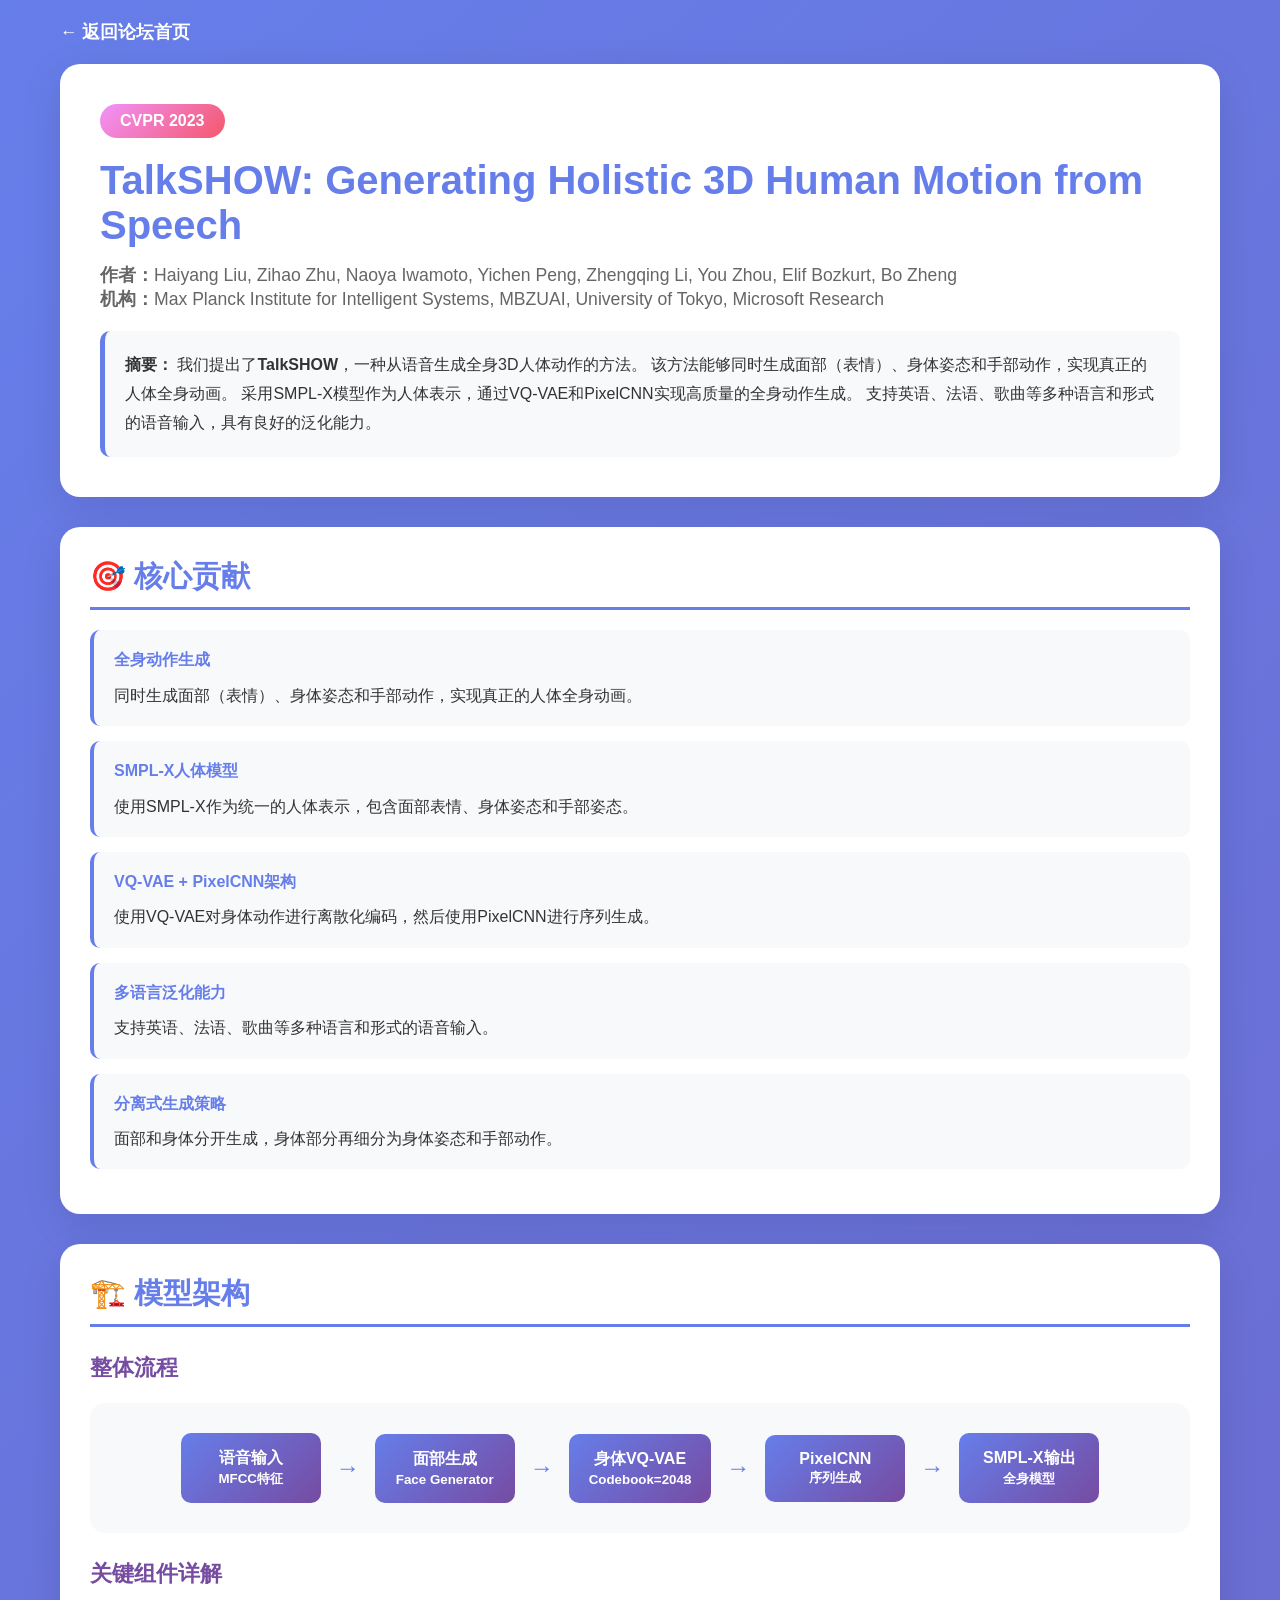
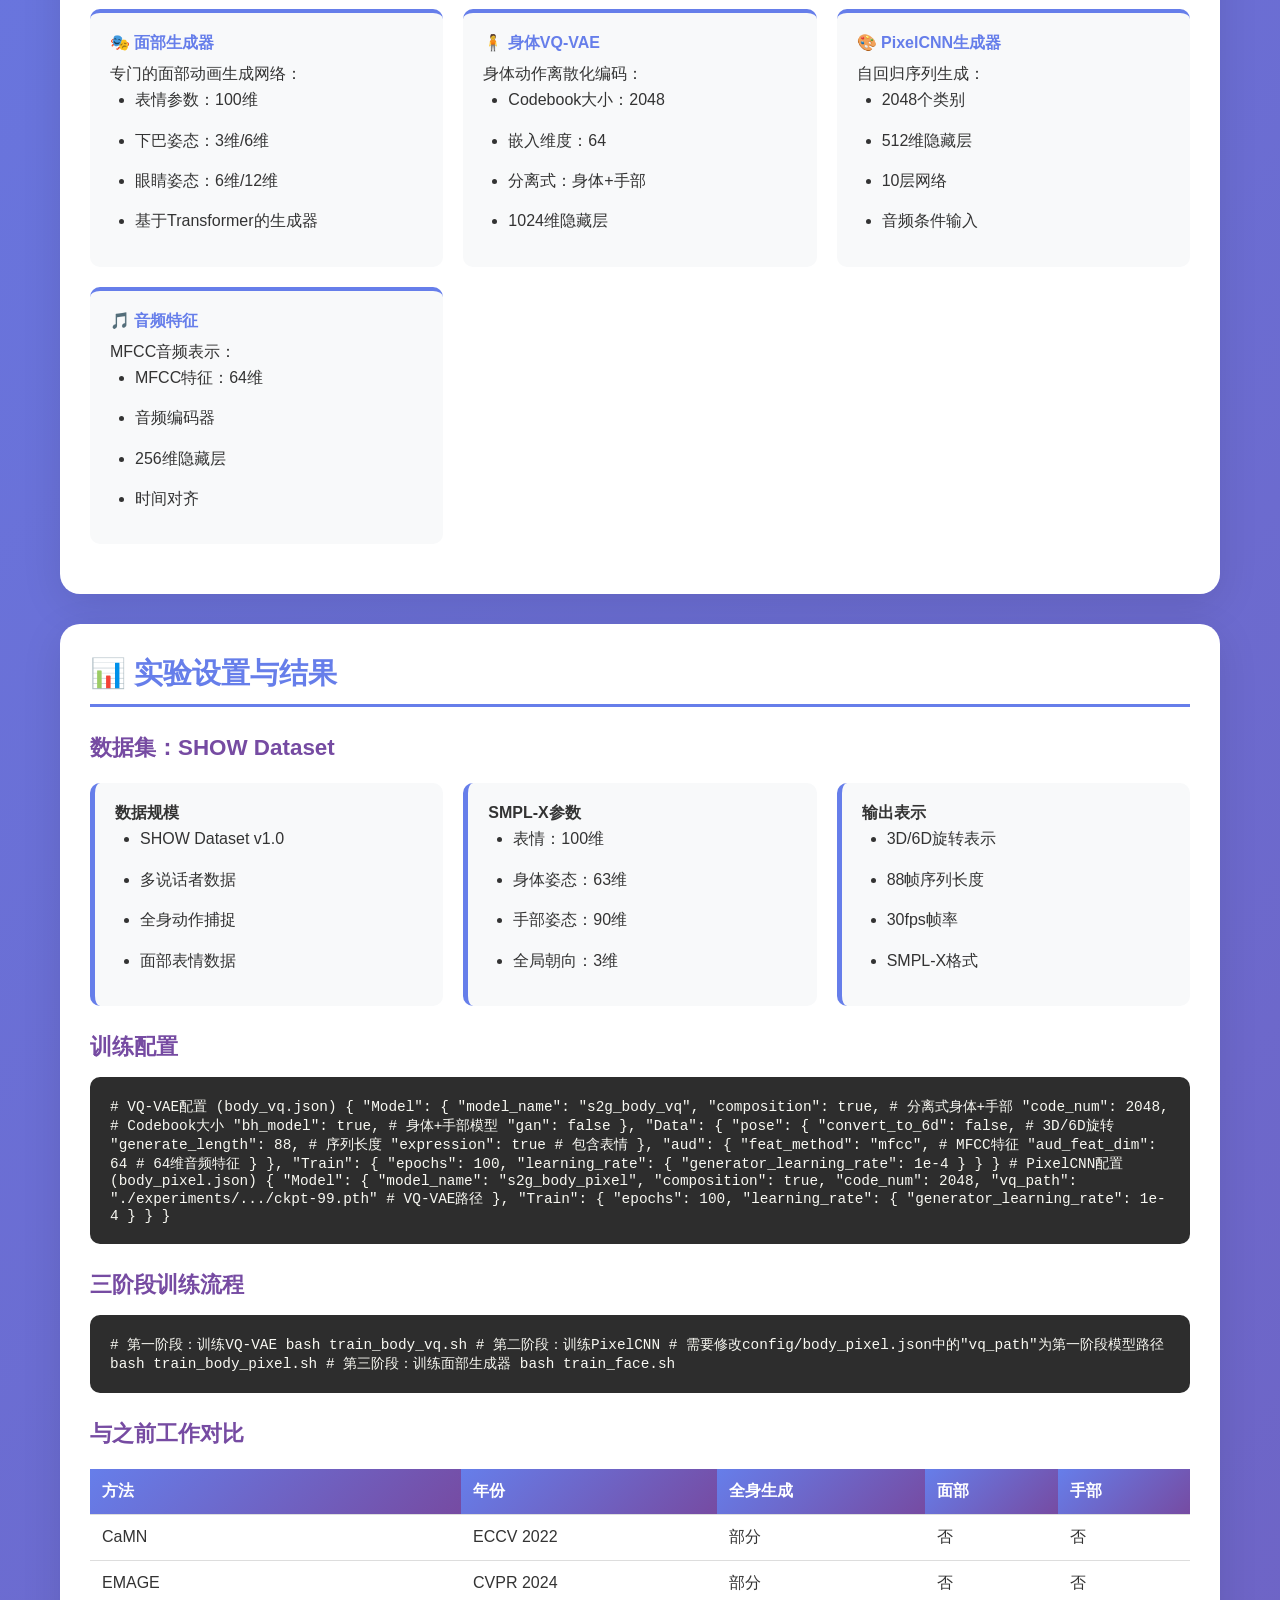
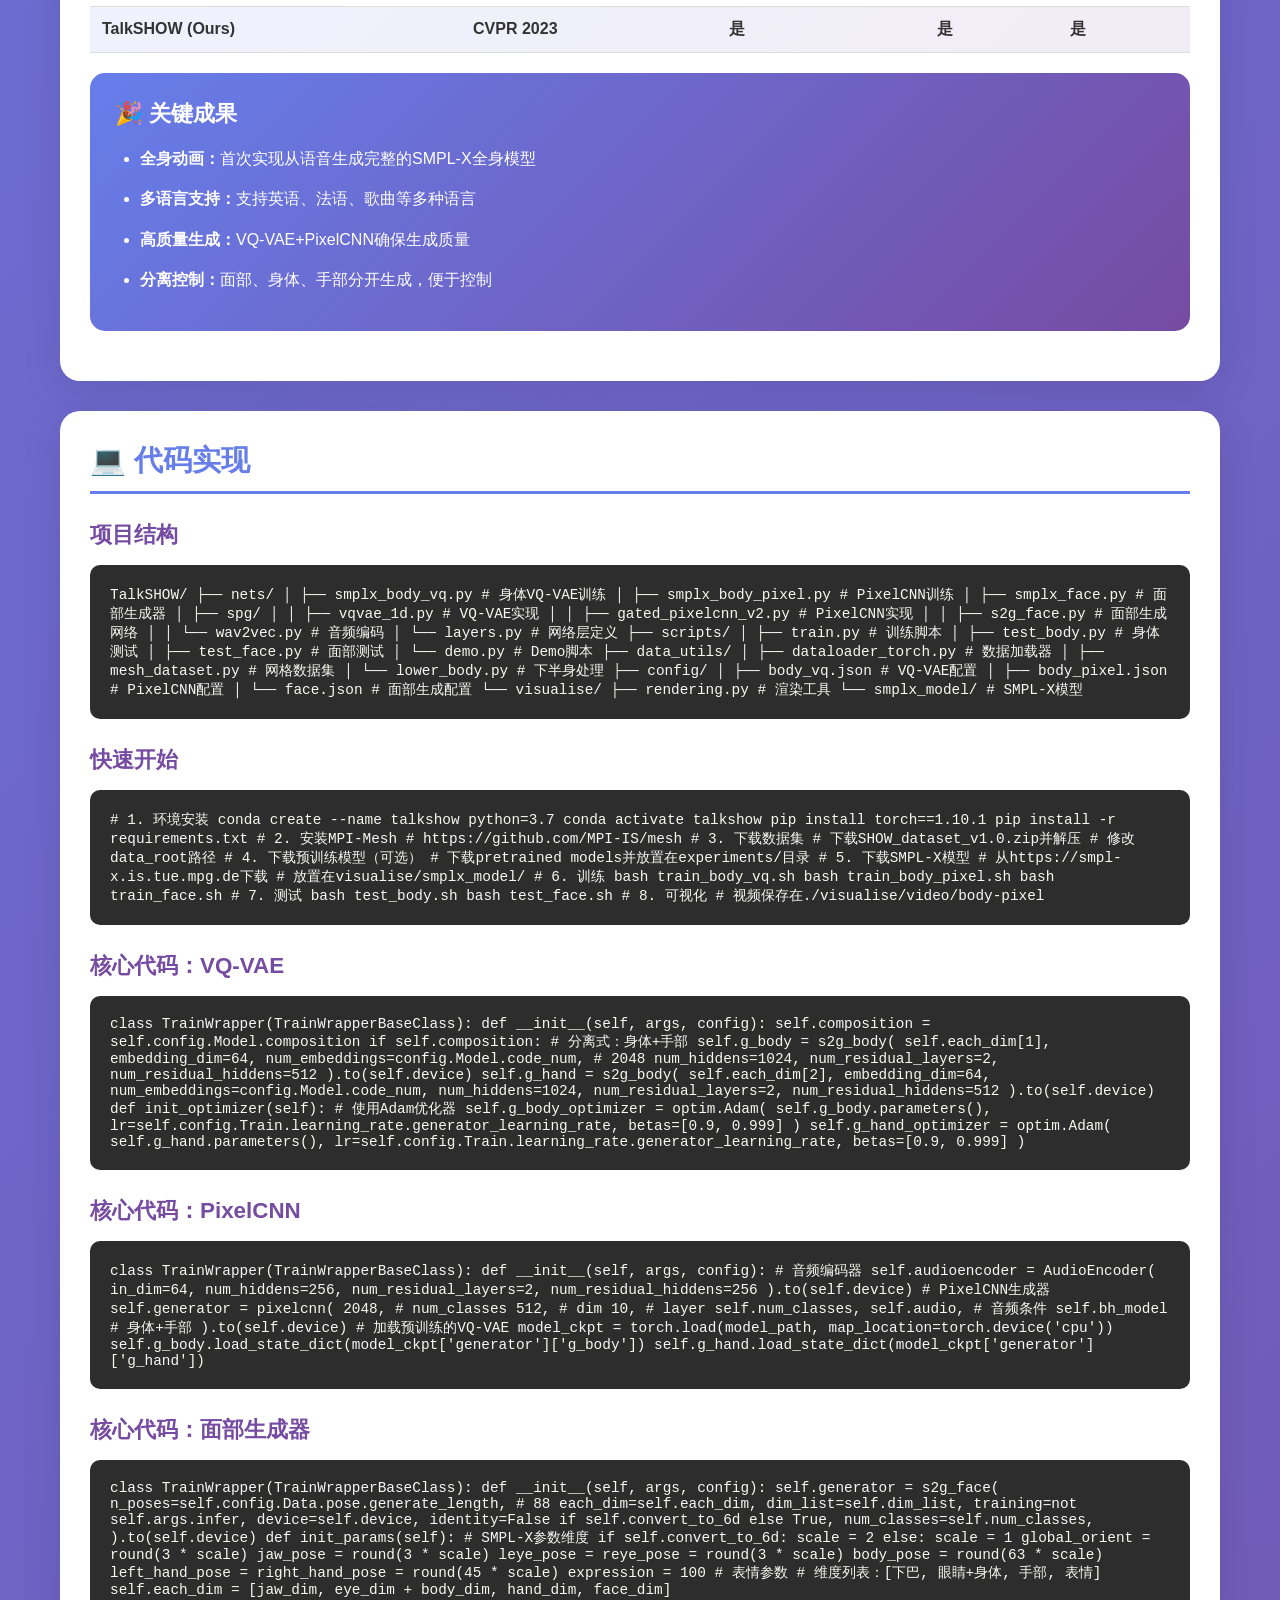
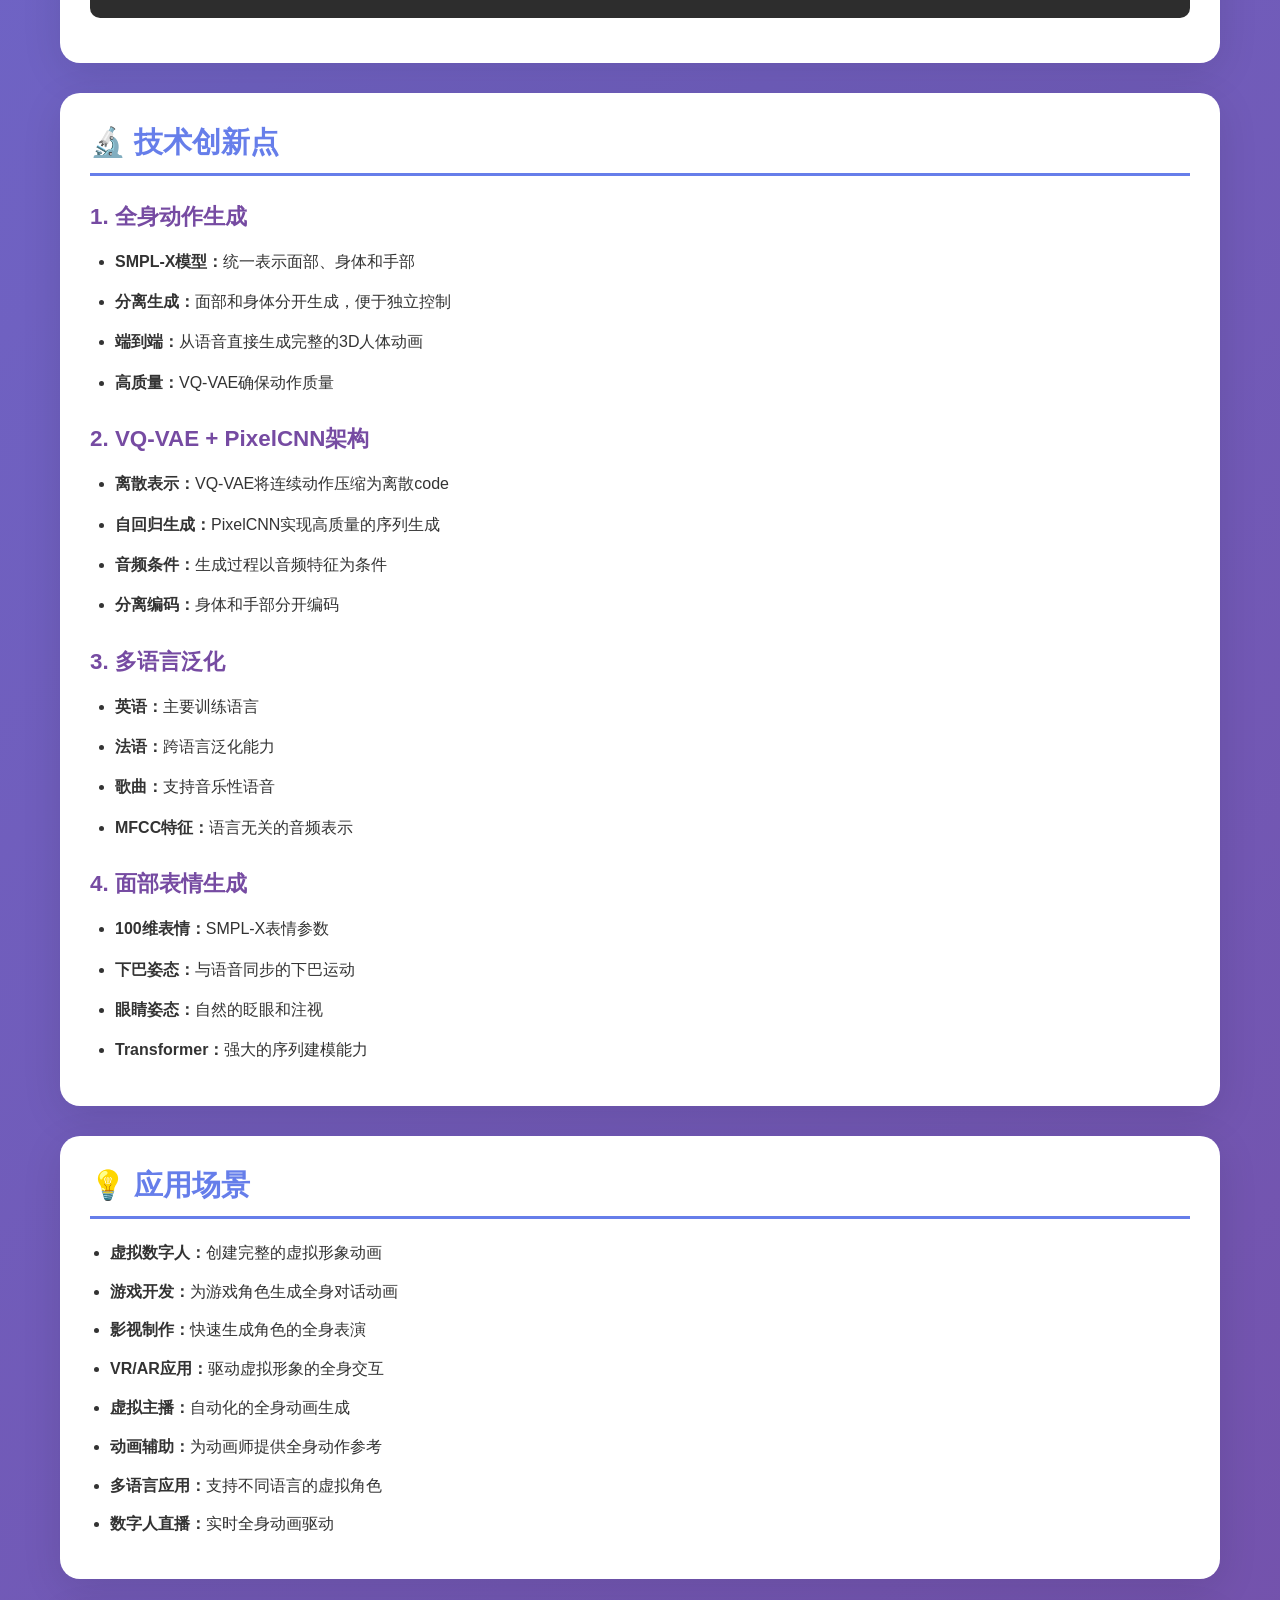
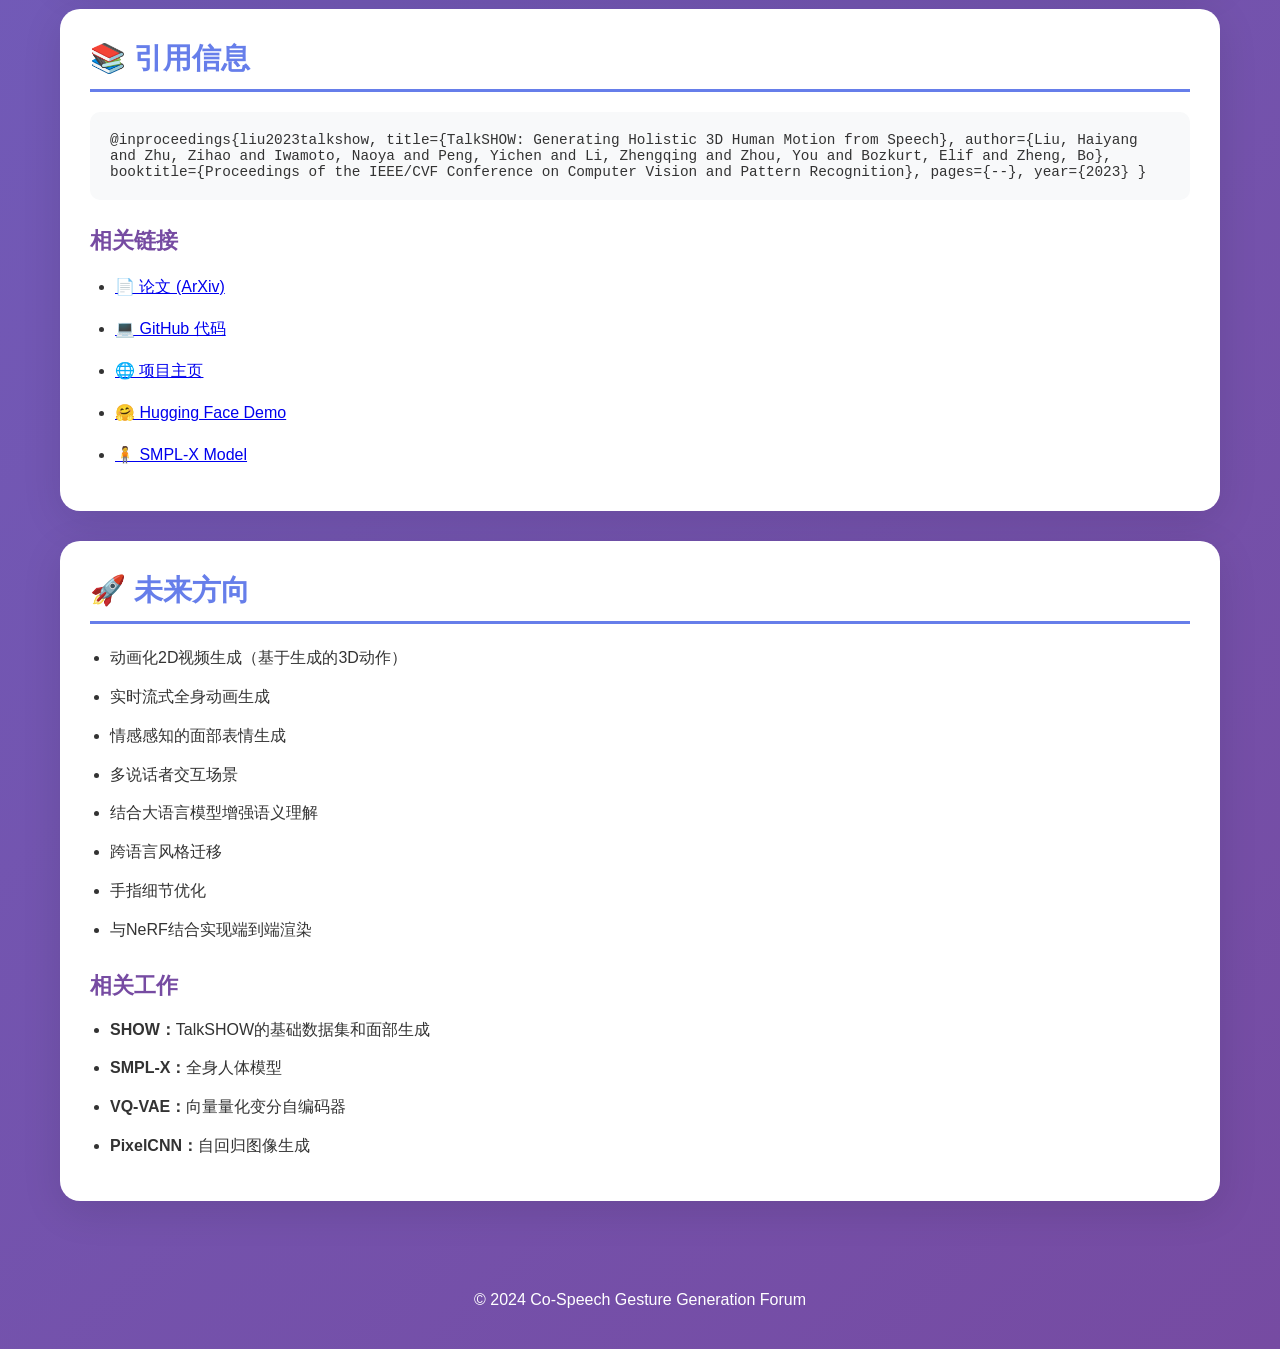
<file: talkshow-detail.html>
<!DOCTYPE html>
<html lang="zh-CN">
<head>
    <meta charset="UTF-8">
    <meta name="viewport" content="width=device-width, initial-scale=1.0">
    <title>TalkSHOW 详细解读 - Co-Speech Gesture Generation</title>
    <style>
        * {
            margin: 0;
            padding: 0;
            box-sizing: border-box;
        }
        
        body {
            font-family: 'Segoe UI', Tahoma, Geneva, Verdana, sans-serif;
            background: linear-gradient(135deg, #667eea 0%, #764ba2 100%);
            min-height: 100vh;
            color: #333;
        }
        
        .container {
            max-width: 1200px;
            margin: 0 auto;
            padding: 20px;
        }
        
        .header {
            background: white;
            border-radius: 20px;
            padding: 40px;
            margin-bottom: 30px;
            box-shadow: 0 10px 40px rgba(0,0,0,0.1);
        }
        
        .header h1 {
            color: #667eea;
            font-size: 2.5rem;
            margin-bottom: 15px;
        }
        
        .header .conference {
            display: inline-block;
            background: linear-gradient(135deg, #f093fb 0%, #f5576c 100%);
            color: white;
            padding: 8px 20px;
            border-radius: 20px;
            font-weight: 600;
            margin-bottom: 20px;
        }
        
        .header .authors {
            color: #666;
            font-size: 1.1rem;
            margin-bottom: 20px;
        }
        
        .header .abstract {
            background: #f8f9fa;
            padding: 20px;
            border-radius: 10px;
            line-height: 1.8;
            border-left: 5px solid #667eea;
        }
        
        .section-card {
            background: white;
            border-radius: 20px;
            padding: 30px;
            margin-bottom: 30px;
            box-shadow: 0 10px 40px rgba(0,0,0,0.1);
        }
        
        .section-card h2 {
            color: #667eea;
            font-size: 1.8rem;
            margin-bottom: 20px;
            padding-bottom: 10px;
            border-bottom: 3px solid #667eea;
        }
        
        .section-card h3 {
            color: #764ba2;
            font-size: 1.4rem;
            margin: 25px 0 15px 0;
        }
        
        .section-card ul {
            margin-left: 25px;
            line-height: 1.9;
        }
        
        .section-card li {
            margin-bottom: 10px;
        }
        
        .highlight-box {
            background: linear-gradient(135deg, #667eea 0%, #764ba2 100%);
            color: white;
            padding: 25px;
            border-radius: 15px;
            margin: 20px 0;
        }
        
        .highlight-box h3 {
            color: white;
            margin-top: 0;
        }
        
        .architecture-flow {
            display: flex;
            flex-wrap: wrap;
            align-items: center;
            justify-content: center;
            gap: 15px;
            padding: 30px;
            background: #f8f9fa;
            border-radius: 15px;
            margin: 20px 0;
        }
        
        .flow-box {
            background: linear-gradient(135deg, #667eea 0%, #764ba2 100%);
            color: white;
            padding: 15px 20px;
            border-radius: 10px;
            text-align: center;
            font-weight: 600;
            min-width: 140px;
        }
        
        .flow-arrow {
            font-size: 1.5rem;
            color: #667eea;
            font-weight: bold;
        }
        
        .code-block {
            background: #2d2d2d;
            color: #f8f8f2;
            padding: 20px;
            border-radius: 10px;
            overflow-x: auto;
            font-family: 'Consolas', monospace;
            font-size: 0.9rem;
            margin: 15px 0;
        }
        
        .comparison-table {
            width: 100%;
            border-collapse: collapse;
            margin: 20px 0;
        }
        
        .comparison-table th,
        .comparison-table td {
            padding: 12px;
            text-align: left;
            border-bottom: 1px solid #ddd;
        }
        
        .comparison-table th {
            background: linear-gradient(135deg, #667eea 0%, #764ba2 100%);
            color: white;
        }
        
        .comparison-table tr:hover {
            background: #f5f5f5;
        }
        
        .metric-card {
            background: linear-gradient(135deg, #f093fb 0%, #f5576c 100%);
            color: white;
            padding: 20px;
            border-radius: 15px;
            text-align: center;
        }
        
        .metric-value {
            font-size: 2rem;
            font-weight: bold;
        }
        
        .metric-label {
            font-size: 0.9rem;
            opacity: 0.9;
        }
        
        .btn {
            display: inline-block;
            padding: 12px 25px;
            background: linear-gradient(135deg, #667eea 0%, #764ba2 100%);
            color: white;
            text-decoration: none;
            border-radius: 25px;
            font-weight: 600;
            transition: all 0.3s ease;
            margin: 5px;
        }
        
        .btn:hover {
            transform: translateY(-2px);
            box-shadow: 0 10px 25px rgba(102, 126, 234, 0.3);
        }
        
        .back-btn {
            display: inline-block;
            margin-bottom: 20px;
            color: white;
            text-decoration: none;
            font-weight: 600;
            font-size: 1.1rem;
        }
        
        .dataset-info {
            display: grid;
            grid-template-columns: repeat(auto-fit, minmax(250px, 1fr));
            gap: 20px;
            margin: 20px 0;
        }
        
        .dataset-card {
            background: #f8f9fa;
            padding: 20px;
            border-radius: 10px;
            border-left: 5px solid #667eea;
        }
        
        .author-list {
            display: flex;
            flex-wrap: wrap;
            gap: 15px;
            margin: 20px 0;
        }
        
        .author-tag {
            background: #f0f0f0;
            padding: 8px 15px;
            border-radius: 20px;
            font-size: 0.9rem;
        }
        
        .tech-grid {
            display: grid;
            grid-template-columns: repeat(auto-fit, minmax(300px, 1fr));
            gap: 20px;
            margin: 20px 0;
        }
        
        .tech-card {
            background: #f8f9fa;
            padding: 20px;
            border-radius: 10px;
            border-top: 4px solid #667eea;
        }
        
        .tech-card h4 {
            color: #667eea;
            margin-bottom: 10px;
        }
        
        .innovation-list {
            list-style: none;
            margin-left: 0 !important;
        }
        
        .innovation-list li {
            background: #f8f9fa;
            padding: 15px 20px;
            margin-bottom: 15px;
            border-radius: 10px;
            border-left: 4px solid #667eea;
            transition: all 0.3s ease;
        }
        
        .innovation-list li:hover {
            transform: translateX(5px);
            box-shadow: 0 5px 15px rgba(0,0,0,0.1);
        }
        
        .innovation-list li strong {
            color: #667eea;
            display: block;
            margin-bottom: 5px;
        }
        
        @media (max-width: 768px) {
            .header h1 {
                font-size: 1.8rem;
            }
            
            .architecture-flow {
                flex-direction: column;
            }
            
            .flow-arrow {
                transform: rotate(90deg);
            }
        }
    </style>
</head>
<body>
    <div class="container">
        <a href="index.html" class="back-btn">← 返回论坛首页</a>
        
        <div class="header">
            <span class="conference">CVPR 2023</span>
            <h1>TalkSHOW: Generating Holistic 3D Human Motion from Speech</h1>
            <div class="authors">
                <strong>作者：</strong>Haiyang Liu, Zihao Zhu, Naoya Iwamoto, Yichen Peng, Zhengqing Li, You Zhou, Elif Bozkurt, Bo Zheng<br>
                <strong>机构：</strong>Max Planck Institute for Intelligent Systems, MBZUAI, University of Tokyo, Microsoft Research
            </div>
            <div class="abstract">
                <strong>摘要：</strong>
                我们提出了<strong>TalkSHOW</strong>，一种从语音生成全身3D人体动作的方法。
                该方法能够同时生成面部（表情）、身体姿态和手部动作，实现真正的人体全身动画。
                采用SMPL-X模型作为人体表示，通过VQ-VAE和PixelCNN实现高质量的全身动作生成。
                支持英语、法语、歌曲等多种语言和形式的语音输入，具有良好的泛化能力。
            </div>
        </div>

        <div class="section-card">
            <h2>🎯 核心贡献</h2>
            <ul class="innovation-list">
                <li>
                    <strong>全身动作生成</strong>
                    同时生成面部（表情）、身体姿态和手部动作，实现真正的人体全身动画。
                </li>
                <li>
                    <strong>SMPL-X人体模型</strong>
                    使用SMPL-X作为统一的人体表示，包含面部表情、身体姿态和手部姿态。
                </li>
                <li>
                    <strong>VQ-VAE + PixelCNN架构</strong>
                    使用VQ-VAE对身体动作进行离散化编码，然后使用PixelCNN进行序列生成。
                </li>
                <li>
                    <strong>多语言泛化能力</strong>
                    支持英语、法语、歌曲等多种语言和形式的语音输入。
                </li>
                <li>
                    <strong>分离式生成策略</strong>
                    面部和身体分开生成，身体部分再细分为身体姿态和手部动作。
                </li>
            </ul>
        </div>

        <div class="section-card">
            <h2>🏗️ 模型架构</h2>
            
            <h3>整体流程</h3>
            <div class="architecture-flow">
                <div class="flow-box">语音输入<br><small>MFCC特征</small></div>
                <span class="flow-arrow">→</span>
                <div class="flow-box">面部生成<br><small>Face Generator</small></div>
                <span class="flow-arrow">→</span>
                <div class="flow-box">身体VQ-VAE<br><small>Codebook=2048</small></div>
                <span class="flow-arrow">→</span>
                <div class="flow-box">PixelCNN<br><small>序列生成</small></div>
                <span class="flow-arrow">→</span>
                <div class="flow-box">SMPL-X输出<br><small>全身模型</small></div>
            </div>

            <h3>关键组件详解</h3>
            <div class="tech-grid">
                <div class="tech-card">
                    <h4>🎭 面部生成器</h4>
                    <p>专门的面部动画生成网络：</p>
                    <ul>
                        <li>表情参数：100维</li>
                        <li>下巴姿态：3维/6维</li>
                        <li>眼睛姿态：6维/12维</li>
                        <li>基于Transformer的生成器</li>
                    </ul>
                </div>
                
                <div class="tech-card">
                    <h4>🧍 身体VQ-VAE</h4>
                    <p>身体动作离散化编码：</p>
                    <ul>
                        <li>Codebook大小：2048</li>
                        <li>嵌入维度：64</li>
                        <li>分离式：身体+手部</li>
                        <li>1024维隐藏层</li>
                    </ul>
                </div>
                
                <div class="tech-card">
                    <h4>🎨 PixelCNN生成器</h4>
                    <p>自回归序列生成：</p>
                    <ul>
                        <li>2048个类别</li>
                        <li>512维隐藏层</li>
                        <li>10层网络</li>
                        <li>音频条件输入</li>
                    </ul>
                </div>
                
                <div class="tech-card">
                    <h4>🎵 音频特征</h4>
                    <p>MFCC音频表示：</p>
                    <ul>
                        <li>MFCC特征：64维</li>
                        <li>音频编码器</li>
                        <li>256维隐藏层</li>
                        <li>时间对齐</li>
                    </ul>
                </div>
            </div>
        </div>

        <div class="section-card">
            <h2>📊 实验设置与结果</h2>
            
            <h3>数据集：SHOW Dataset</h3>
            <div class="dataset-info">
                <div class="dataset-card">
                    <h4>数据规模</h4>
                    <ul>
                        <li>SHOW Dataset v1.0</li>
                        <li>多说话者数据</li>
                        <li>全身动作捕捉</li>
                        <li>面部表情数据</li>
                    </ul>
                </div>
                <div class="dataset-card">
                    <h4>SMPL-X参数</h4>
                    <ul>
                        <li>表情：100维</li>
                        <li>身体姿态：63维</li>
                        <li>手部姿态：90维</li>
                        <li>全局朝向：3维</li>
                    </ul>
                </div>
                <div class="dataset-card">
                    <h4>输出表示</h4>
                    <ul>
                        <li>3D/6D旋转表示</li>
                        <li>88帧序列长度</li>
                        <li>30fps帧率</li>
                        <li>SMPL-X格式</li>
                    </ul>
                </div>
            </div>

            <h3>训练配置</h3>
            <div class="code-block">
# VQ-VAE配置 (body_vq.json)
{
  "Model": {
    "model_name": "s2g_body_vq",
    "composition": true,        # 分离式身体+手部
    "code_num": 2048,           # Codebook大小
    "bh_model": true,           # 身体+手部模型
    "gan": false
  },
  "Data": {
    "pose": {
      "convert_to_6d": false,   # 3D/6D旋转
      "generate_length": 88,    # 序列长度
      "expression": true        # 包含表情
    },
    "aud": {
      "feat_method": "mfcc",    # MFCC特征
      "aud_feat_dim": 64        # 64维音频特征
    }
  },
  "Train": {
    "epochs": 100,
    "learning_rate": {
      "generator_learning_rate": 1e-4
    }
  }
}

# PixelCNN配置 (body_pixel.json)
{
  "Model": {
    "model_name": "s2g_body_pixel",
    "composition": true,
    "code_num": 2048,
    "vq_path": "./experiments/.../ckpt-99.pth"  # VQ-VAE路径
  },
  "Train": {
    "epochs": 100,
    "learning_rate": {
      "generator_learning_rate": 1e-4
    }
  }
}
            </div>

            <h3>三阶段训练流程</h3>
            <div class="code-block">
# 第一阶段：训练VQ-VAE
bash train_body_vq.sh

# 第二阶段：训练PixelCNN
# 需要修改config/body_pixel.json中的"vq_path"为第一阶段模型路径
bash train_body_pixel.sh

# 第三阶段：训练面部生成器
bash train_face.sh
            </div>

            <h3>与之前工作对比</h3>
            <table class="comparison-table">
                <thead>
                    <tr>
                        <th>方法</th>
                        <th>年份</th>
                        <th>全身生成</th>
                        <th>面部</th>
                        <th>手部</th>
                    </tr>
                </thead>
                <tbody>
                    <tr>
                        <td>CaMN</td>
                        <td>ECCV 2022</td>
                        <td>部分</td>
                        <td>否</td>
                        <td>否</td>
                    </tr>
                    <tr>
                        <td>EMAGE</td>
                        <td>CVPR 2024</td>
                        <td>部分</td>
                        <td>否</td>
                        <td>否</td>
                    </tr>
                    <tr style="background: linear-gradient(135deg, rgba(102,126,234,0.1) 0%, rgba(118,75,162,0.1) 100%);">
                        <td><strong>TalkSHOW (Ours)</strong></td>
                        <td><strong>CVPR 2023</strong></td>
                        <td><strong>是</strong></td>
                        <td><strong>是</strong></td>
                        <td><strong>是</strong></td>
                    </tr>
                </tbody>
            </table>
            
            <div class="highlight-box">
                <h3>🎉 关键成果</h3>
                <ul>
                    <li><strong>全身动画：</strong>首次实现从语音生成完整的SMPL-X全身模型</li>
                    <li><strong>多语言支持：</strong>支持英语、法语、歌曲等多种语言</li>
                    <li><strong>高质量生成：</strong>VQ-VAE+PixelCNN确保生成质量</li>
                    <li><strong>分离控制：</strong>面部、身体、手部分开生成，便于控制</li>
                </ul>
            </div>
        </div>

        <div class="section-card">
            <h2>💻 代码实现</h2>
            
            <h3>项目结构</h3>
            <div class="code-block">
TalkSHOW/
├── nets/
│   ├── smplx_body_vq.py       # 身体VQ-VAE训练
│   ├── smplx_body_pixel.py    # PixelCNN训练
│   ├── smplx_face.py          # 面部生成器
│   ├── spg/
│   │   ├── vqvae_1d.py        # VQ-VAE实现
│   │   ├── gated_pixelcnn_v2.py  # PixelCNN实现
│   │   ├── s2g_face.py        # 面部生成网络
│   │   └── wav2vec.py         # 音频编码
│   └── layers.py              # 网络层定义
├── scripts/
│   ├── train.py               # 训练脚本
│   ├── test_body.py           # 身体测试
│   ├── test_face.py           # 面部测试
│   └── demo.py                # Demo脚本
├── data_utils/
│   ├── dataloader_torch.py    # 数据加载器
│   ├── mesh_dataset.py        # 网格数据集
│   └── lower_body.py          # 下半身处理
├── config/
│   ├── body_vq.json           # VQ-VAE配置
│   ├── body_pixel.json        # PixelCNN配置
│   └── face.json              # 面部生成配置
└── visualise/
    ├── rendering.py           # 渲染工具
    └── smplx_model/           # SMPL-X模型
            </div>

            <h3>快速开始</h3>
            <div class="code-block">
# 1. 环境安装
conda create --name talkshow python=3.7
conda activate talkshow
pip install torch==1.10.1
pip install -r requirements.txt

# 2. 安装MPI-Mesh
# https://github.com/MPI-IS/mesh

# 3. 下载数据集
# 下载SHOW_dataset_v1.0.zip并解压
# 修改data_root路径

# 4. 下载预训练模型（可选）
# 下载pretrained models并放置在experiments/目录

# 5. 下载SMPL-X模型
# 从https://smpl-x.is.tue.mpg.de下载
# 放置在visualise/smplx_model/

# 6. 训练
bash train_body_vq.sh
bash train_body_pixel.sh
bash train_face.sh

# 7. 测试
bash test_body.sh
bash test_face.sh

# 8. 可视化
# 视频保存在./visualise/video/body-pixel
            </div>

            <h3>核心代码：VQ-VAE</h3>
            <div class="code-block">
class TrainWrapper(TrainWrapperBaseClass):
    def __init__(self, args, config):
        self.composition = self.config.Model.composition
        
        if self.composition:
            # 分离式：身体+手部
            self.g_body = s2g_body(
                self.each_dim[1], 
                embedding_dim=64, 
                num_embeddings=config.Model.code_num,  # 2048
                num_hiddens=1024,
                num_residual_layers=2, 
                num_residual_hiddens=512
            ).to(self.device)
            
            self.g_hand = s2g_body(
                self.each_dim[2], 
                embedding_dim=64, 
                num_embeddings=config.Model.code_num,
                num_hiddens=1024,
                num_residual_layers=2, 
                num_residual_hiddens=512
            ).to(self.device)
            
    def init_optimizer(self):
        # 使用Adam优化器
        self.g_body_optimizer = optim.Adam(
            self.g_body.parameters(),
            lr=self.config.Train.learning_rate.generator_learning_rate,
            betas=[0.9, 0.999]
        )
        self.g_hand_optimizer = optim.Adam(
            self.g_hand.parameters(),
            lr=self.config.Train.learning_rate.generator_learning_rate,
            betas=[0.9, 0.999]
        )
            </div>

            <h3>核心代码：PixelCNN</h3>
            <div class="code-block">
class TrainWrapper(TrainWrapperBaseClass):
    def __init__(self, args, config):
        # 音频编码器
        self.audioencoder = AudioEncoder(
            in_dim=64, 
            num_hiddens=256, 
            num_residual_layers=2, 
            num_residual_hiddens=256
        ).to(self.device)
        
        # PixelCNN生成器
        self.generator = pixelcnn(
            2048,           # num_classes
            512,            # dim
            10,             # layer
            self.num_classes,
            self.audio,     # 音频条件
            self.bh_model   # 身体+手部
        ).to(self.device)
        
        # 加载预训练的VQ-VAE
        model_ckpt = torch.load(model_path, map_location=torch.device('cpu'))
        self.g_body.load_state_dict(model_ckpt['generator']['g_body'])
        self.g_hand.load_state_dict(model_ckpt['generator']['g_hand'])
            </div>

            <h3>核心代码：面部生成器</h3>
            <div class="code-block">
class TrainWrapper(TrainWrapperBaseClass):
    def __init__(self, args, config):
        self.generator = s2g_face(
            n_poses=self.config.Data.pose.generate_length,  # 88
            each_dim=self.each_dim,
            dim_list=self.dim_list,
            training=not self.args.infer,
            device=self.device,
            identity=False if self.convert_to_6d else True,
            num_classes=self.num_classes,
        ).to(self.device)
        
    def init_params(self):
        # SMPL-X参数维度
        if self.convert_to_6d:
            scale = 2
        else:
            scale = 1
            
        global_orient = round(3 * scale)
        jaw_pose = round(3 * scale)
        leye_pose = reye_pose = round(3 * scale)
        body_pose = round(63 * scale)
        left_hand_pose = right_hand_pose = round(45 * scale)
        expression = 100  # 表情参数
        
        # 维度列表：[下巴, 眼睛+身体, 手部, 表情]
        self.each_dim = [jaw_dim, eye_dim + body_dim, hand_dim, face_dim]
            </div>
        </div>

        <div class="section-card">
            <h2>🔬 技术创新点</h2>
            
            <h3>1. 全身动作生成</h3>
            <ul>
                <li><strong>SMPL-X模型：</strong>统一表示面部、身体和手部</li>
                <li><strong>分离生成：</strong>面部和身体分开生成，便于独立控制</li>
                <li><strong>端到端：</strong>从语音直接生成完整的3D人体动画</li>
                <li><strong>高质量：</strong>VQ-VAE确保动作质量</li>
            </ul>
            
            <h3>2. VQ-VAE + PixelCNN架构</h3>
            <ul>
                <li><strong>离散表示：</strong>VQ-VAE将连续动作压缩为离散code</li>
                <li><strong>自回归生成：</strong>PixelCNN实现高质量的序列生成</li>
                <li><strong>音频条件：</strong>生成过程以音频特征为条件</li>
                <li><strong>分离编码：</strong>身体和手部分开编码</li>
            </ul>
            
            <h3>3. 多语言泛化</h3>
            <ul>
                <li><strong>英语：</strong>主要训练语言</li>
                <li><strong>法语：</strong>跨语言泛化能力</li>
                <li><strong>歌曲：</strong>支持音乐性语音</li>
                <li><strong>MFCC特征：</strong>语言无关的音频表示</li>
            </ul>
            
            <h3>4. 面部表情生成</h3>
            <ul>
                <li><strong>100维表情：</strong>SMPL-X表情参数</li>
                <li><strong>下巴姿态：</strong>与语音同步的下巴运动</li>
                <li><strong>眼睛姿态：</strong>自然的眨眼和注视</li>
                <li><strong>Transformer：</strong>强大的序列建模能力</li>
            </ul>
        </div>

        <div class="section-card">
            <h2>💡 应用场景</h2>
            <ul style="line-height: 1.8; margin-left: 20px;">
                <li><strong>虚拟数字人：</strong>创建完整的虚拟形象动画</li>
                <li><strong>游戏开发：</strong>为游戏角色生成全身对话动画</li>
                <li><strong>影视制作：</strong>快速生成角色的全身表演</li>
                <li><strong>VR/AR应用：</strong>驱动虚拟形象的全身交互</li>
                <li><strong>虚拟主播：</strong>自动化的全身动画生成</li>
                <li><strong>动画辅助：</strong>为动画师提供全身动作参考</li>
                <li><strong>多语言应用：</strong>支持不同语言的虚拟角色</li>
                <li><strong>数字人直播：</strong>实时全身动画驱动</li>
            </ul>
        </div>

        <div class="section-card">
            <h2>📚 引用信息</h2>
            <div class="code-block" style="background: #f8f9fa; color: #333;">
@inproceedings{liu2023talkshow,
  title={TalkSHOW: Generating Holistic 3D Human Motion from Speech},
  author={Liu, Haiyang and Zhu, Zihao and Iwamoto, Naoya and Peng, Yichen and Li, Zhengqing and Zhou, You and Bozkurt, Elif and Zheng, Bo},
  booktitle={Proceedings of the IEEE/CVF Conference on Computer Vision and Pattern Recognition},
  pages={--},
  year={2023}
}
            </div>
            
            <h3>相关链接</h3>
            <ul style="line-height: 2;">
                <li><a href="https://arxiv.org/abs/2212.04420" target="_blank">📄 论文 (ArXiv)</a></li>
                <li><a href="https://github.com/yhw-yhw/TalkSHOW" target="_blank">💻 GitHub 代码</a></li>
                <li><a href="https://talkshow.is.tue.mpg.de/" target="_blank">🌐 项目主页</a></li>
                <li><a href="https://huggingface.co/spaces/feifeifeiliu/TalkSHOW" target="_blank">🤗 Hugging Face Demo</a></li>
                <li><a href="https://smpl-x.is.tue.mpg.de" target="_blank">🧍 SMPL-X Model</a></li>
            </ul>
        </div>

        <div class="section-card">
            <h2>🚀 未来方向</h2>
            <ul style="line-height: 1.8; margin-left: 20px;">
                <li>动画化2D视频生成（基于生成的3D动作）</li>
                <li>实时流式全身动画生成</li>
                <li>情感感知的面部表情生成</li>
                <li>多说话者交互场景</li>
                <li>结合大语言模型增强语义理解</li>
                <li>跨语言风格迁移</li>
                <li>手指细节优化</li>
                <li>与NeRF结合实现端到端渲染</li>
            </ul>
            
            <h3>相关工作</h3>
            <ul style="line-height: 1.8; margin-left: 20px;">
                <li><strong>SHOW：</strong>TalkSHOW的基础数据集和面部生成</li>
                <li><strong>SMPL-X：</strong>全身人体模型</li>
                <li><strong>VQ-VAE：</strong>向量量化变分自编码器</li>
                <li><strong>PixelCNN：</strong>自回归图像生成</li>
            </ul>
        </div>
    </div>

    <footer style="text-align: center; padding: 40px; color: white;">
        <p>&copy; 2024 Co-Speech Gesture Generation Forum</p>
    </footer>
</body>
</html>
</file>
<file: style.css>
* {
    margin: 0;
    padding: 0;
    box-sizing: border-box;
}

body {
    font-family: 'Segoe UI', Tahoma, Geneva, Verdana, sans-serif;
    line-height: 1.6;
    color: #333;
    background: linear-gradient(135deg, #667eea 0%, #764ba2 100%);
    min-height: 100vh;
}

.container {
    max-width: 1200px;
    margin: 0 auto;
    padding: 0 20px;
}

header {
    background: rgba(255, 255, 255, 0.95);
    backdrop-filter: blur(10px);
    padding: 40px 0;
    text-align: center;
    box-shadow: 0 2px 20px rgba(0, 0, 0, 0.1);
}

header h1 {
    font-size: 2.5rem;
    background: linear-gradient(135deg, #667eea 0%, #764ba2 100%);
    -webkit-background-clip: text;
    -webkit-text-fill-color: transparent;
    background-clip: text;
    margin-bottom: 10px;
}

header p {
    color: #666;
    font-size: 1.1rem;
}

.navbar {
    background: rgba(255, 255, 255, 0.9);
    backdrop-filter: blur(10px);
    position: sticky;
    top: 0;
    z-index: 100;
    box-shadow: 0 2px 10px rgba(0, 0, 0, 0.05);
}

.nav-links {
    list-style: none;
    display: flex;
    justify-content: center;
    flex-wrap: wrap;
    padding: 15px 0;
}

.nav-links li {
    margin: 0 15px;
}

.nav-links a {
    text-decoration: none;
    color: #555;
    font-weight: 500;
    padding: 8px 16px;
    border-radius: 20px;
    transition: all 0.3s ease;
}

.nav-links a:hover,
.nav-links a.active {
    background: linear-gradient(135deg, #667eea 0%, #764ba2 100%);
    color: white;
}

main {
    padding: 40px 0;
}

section {
    background: white;
    border-radius: 20px;
    padding: 40px;
    margin-bottom: 30px;
    box-shadow: 0 10px 40px rgba(0, 0, 0, 0.1);
}

section h2 {
    font-size: 2rem;
    margin-bottom: 30px;
    color: #333;
    border-bottom: 3px solid #667eea;
    padding-bottom: 10px;
    display: inline-block;
}

.hero-section {
    text-align: center;
    background: linear-gradient(135deg, #667eea 0%, #764ba2 100%);
    color: white;
    padding: 60px 40px;
    margin-bottom: 0;
    border-radius: 20px 20px 0 0;
    position: relative;
}

.hero-section::after {
    content: '';
    position: absolute;
    bottom: -30px;
    left: 0;
    right: 0;
    height: 60px;
    background: white;
    border-radius: 50% 50% 0 0;
}

.hero-content h2 {
    border: none;
    padding: 0;
    display: block;
    color: white;
    font-size: 2.2rem;
    margin-bottom: 20px;
}

.hero-content p {
    color: rgba(255, 255, 255, 0.9);
    font-size: 1.1rem;
    max-width: 700px;
    margin: 0 auto;
}

.scroll-indicator {
    margin-top: 30px;
    animation: bounce 2s infinite;
}

.scroll-indicator span {
    display: block;
    color: rgba(255, 255, 255, 0.8);
    font-size: 0.9rem;
    margin-bottom: 10px;
}

.scroll-indicator::after {
    content: '↓';
    font-size: 1.5rem;
    color: white;
}

@keyframes bounce {
    0%, 20%, 50%, 80%, 100% {
        transform: translateY(0);
    }
    40% {
        transform: translateY(-10px);
    }
    60% {
        transform: translateY(-5px);
    }
}

.stats {
    display: flex;
    justify-content: center;
    gap: 60px;
    margin-top: 40px;
    flex-wrap: wrap;
}

.stat-item {
    text-align: center;
}

.stat-number {
    display: block;
    font-size: 3rem;
    font-weight: bold;
    background: linear-gradient(135deg, #667eea 0%, #764ba2 100%);
    -webkit-background-clip: text;
    -webkit-text-fill-color: transparent;
    background-clip: text;
}

.stat-label {
    color: #666;
    font-size: 1.1rem;
}

.filter-bar {
    display: flex;
    gap: 10px;
    margin-bottom: 30px;
    flex-wrap: wrap;
}

.filter-btn {
    padding: 10px 20px;
    border: 2px solid #667eea;
    background: white;
    color: #667eea;
    border-radius: 25px;
    cursor: pointer;
    font-weight: 500;
    transition: all 0.3s ease;
}

.filter-btn:hover,
.filter-btn.active {
    background: linear-gradient(135deg, #667eea 0%, #764ba2 100%);
    color: white;
    border-color: transparent;
}

.papers-grid {
    display: grid;
    grid-template-columns: repeat(auto-fill, minmax(350px, 1fr));
    gap: 25px;
}

.paper-card {
    background: linear-gradient(135deg, #f5f7fa 0%, #c3cfe2 100%);
    border-radius: 15px;
    padding: 25px;
    transition: transform 0.3s ease, box-shadow 0.3s ease;
    border-left: 5px solid #667eea;
    display: flex;
    flex-direction: column;
    height: 100%;
}

.paper-card:hover {
    transform: translateY(-5px);
    box-shadow: 0 15px 40px rgba(0, 0, 0, 0.15);
}

.paper-card.hidden {
    display: none;
}

.paper-title {
    font-size: 1.3rem;
    font-weight: bold;
    color: #333;
    margin-bottom: 10px;
}

.paper-conference {
    display: inline-block;
    background: rgba(102, 126, 234, 0.1);
    color: #667eea;
    padding: 5px 12px;
    border-radius: 15px;
    font-size: 0.85rem;
    font-weight: 600;
    margin-bottom: 15px;
    border: 1px solid rgba(102, 126, 234, 0.3);
}

.paper-authors {
    color: #666;
    font-size: 0.9rem;
    margin-bottom: 15px;
}

.paper-abstract {
    color: #555;
    font-size: 0.95rem;
    margin-bottom: 15px;
    flex-grow: 1;
    line-height: 1.7;
}

.paper-tags {
    display: flex;
    flex-wrap: wrap;
    gap: 8px;
    margin-bottom: 15px;
}

.tag {
    background: rgba(102, 126, 234, 0.2);
    color: #667eea;
    padding: 4px 10px;
    border-radius: 12px;
    font-size: 0.8rem;
    font-weight: 500;
}

.paper-links {
    display: flex;
    gap: 10px;
    flex-wrap: wrap;
    margin-bottom: 15px;
}

.paper-links a {
    text-decoration: none;
    color: #667eea;
    font-weight: 500;
    font-size: 0.9rem;
    padding: 8px 15px;
    border: 1px solid #667eea;
    border-radius: 8px;
    transition: all 0.3s ease;
}

.paper-links a:hover {
    background: #667eea;
    color: white;
}

/* Paper Detail Expansion Styles */
.btn-expand {
    width: 100%;
    padding: 12px;
    margin-top: auto;
    background: linear-gradient(135deg, #667eea 0%, #764ba2 100%);
    color: white;
    border: none;
    border-radius: 10px;
    cursor: pointer;
    font-size: 1rem;
    font-weight: 600;
    transition: all 0.3s ease;
}

.btn-expand:hover {
    transform: translateY(-2px);
    box-shadow: 0 5px 15px rgba(102, 126, 234, 0.3);
}

.paper-detail {
    margin-top: 20px;
    padding: 25px;
    background: linear-gradient(135deg, #f8f9fa 0%, #e9ecef 100%);
    border-radius: 15px;
    animation: fadeIn 0.3s ease;
}

@keyframes fadeIn {
    from { opacity: 0; transform: translateY(-10px); }
    to { opacity: 1; transform: translateY(0); }
}

.paper-detail-content h4 {
    color: #667eea;
    font-size: 1.2rem;
    margin: 20px 0 12px 0;
    padding-bottom: 8px;
    border-bottom: 2px solid #667eea;
}

.paper-detail-content h4:first-child {
    margin-top: 0;
}

.paper-detail-content ul {
    margin-left: 20px;
    line-height: 1.8;
}

.paper-detail-content li {
    margin-bottom: 8px;
}

.architecture-mini {
    display: flex;
    flex-wrap: wrap;
    align-items: center;
    justify-content: center;
    gap: 8px;
    padding: 20px;
    background: white;
    border-radius: 10px;
    margin: 15px 0;
    font-size: 0.9rem;
}

.arch-step {
    background: linear-gradient(135deg, #667eea 0%, #764ba2 100%);
    color: white;
    padding: 8px 12px;
    border-radius: 8px;
    font-weight: 500;
    white-space: nowrap;
}

.btn-detail {
    display: inline-block;
    margin-top: 20px;
    background: linear-gradient(135deg, #f093fb 0%, #f5576c 100%);
    color: white;
    padding: 12px 25px;
    border-radius: 25px;
    text-decoration: none;
    font-weight: 600;
    transition: all 0.3s ease;
}

.btn-detail:hover {
    transform: translateY(-2px);
    box-shadow: 0 10px 25px rgba(240, 147, 251, 0.3);
}

.topics-grid {
    display: grid;
    grid-template-columns: repeat(auto-fill, minmax(280px, 1fr));
    gap: 25px;
}

.topic-card {
    background: linear-gradient(135deg, #f093fb 0%, #f5576c 100%);
    border-radius: 15px;
    padding: 25px;
    color: white;
    transition: transform 0.3s ease;
}

.topic-card:nth-child(2) {
    background: linear-gradient(135deg, #4facfe 0%, #00f2fe 100%);
}

.topic-card:nth-child(3) {
    background: linear-gradient(135deg, #43e97b 0%, #38f9d7 100%);
}

.topic-card:nth-child(4) {
    background: linear-gradient(135deg, #fa709a 0%, #fee140 100%);
}

.topic-card:hover {
    transform: scale(1.05);
}

.topic-card h3 {
    font-size: 1.4rem;
    margin-bottom: 15px;
}

.topic-card ul {
    list-style: none;
}

.topic-card li {
    padding: 8px 0;
    padding-left: 20px;
    position: relative;
}

.topic-card li:before {
    content: "▸";
    position: absolute;
    left: 0;
}

.resources-grid {
    display: grid;
    grid-template-columns: repeat(auto-fill, minmax(280px, 1fr));
    gap: 25px;
}

.resource-card {
    background: #f8f9fa;
    border-radius: 15px;
    padding: 25px;
    border: 2px solid #e9ecef;
    transition: all 0.3s ease;
}

.resource-card:hover {
    border-color: #667eea;
    box-shadow: 0 10px 30px rgba(102, 126, 234, 0.1);
}

.resource-card h3 {
    color: #333;
    margin-bottom: 10px;
}

.resource-card p {
    color: #666;
    margin-bottom: 15px;
}

.resource-tags {
    display: flex;
    gap: 8px;
    margin-bottom: 15px;
    flex-wrap: wrap;
}

.btn {
    display: inline-block;
    background: linear-gradient(135deg, #667eea 0%, #764ba2 100%);
    color: white;
    padding: 10px 25px;
    border-radius: 25px;
    text-decoration: none;
    font-weight: 500;
    border: none;
    cursor: pointer;
    transition: transform 0.3s ease, box-shadow 0.3s ease;
}

.btn:hover {
    transform: translateY(-2px);
    box-shadow: 0 10px 25px rgba(102, 126, 234, 0.3);
}

.btn-primary {
    background: linear-gradient(135deg, #f093fb 0%, #f5576c 100%);
}

.discussion-board {
    display: grid;
    gap: 30px;
}

.new-post {
    background: #f8f9fa;
    padding: 25px;
    border-radius: 15px;
}

.new-post h3 {
    margin-bottom: 15px;
    color: #333;
}

.new-post input,
.new-post textarea {
    width: 100%;
    padding: 12px 15px;
    margin-bottom: 15px;
    border: 2px solid #e9ecef;
    border-radius: 10px;
    font-size: 1rem;
    font-family: inherit;
    transition: border-color 0.3s ease;
}

.new-post input:focus,
.new-post textarea:focus {
    outline: none;
    border-color: #667eea;
}

.new-post textarea {
    min-height: 120px;
    resize: vertical;
}

.posts-list {
    display: grid;
    gap: 20px;
}

.post-item {
    background: #f8f9fa;
    padding: 25px;
    border-radius: 15px;
    border-left: 5px solid #667eea;
}

.post-title {
    font-size: 1.2rem;
    font-weight: bold;
    color: #333;
    margin-bottom: 10px;
}

.post-meta {
    color: #888;
    font-size: 0.9rem;
    margin-bottom: 15px;
}

.post-content {
    color: #555;
    line-height: 1.8;
}

footer {
    background: rgba(255, 255, 255, 0.95);
    text-align: center;
    padding: 30px 0;
    margin-top: 40px;
    color: #666;
}

@media (max-width: 768px) {
    header h1 {
        font-size: 1.8rem;
    }

    .nav-links {
        gap: 5px;
    }

    .nav-links li {
        margin: 5px 5px;
    }

    section {
        padding: 25px;
    }

    .papers-grid,
    .topics-grid,
    .resources-grid {
        grid-template-columns: 1fr;
    }

    .stats {
        gap: 30px;
    }
}
</file>
